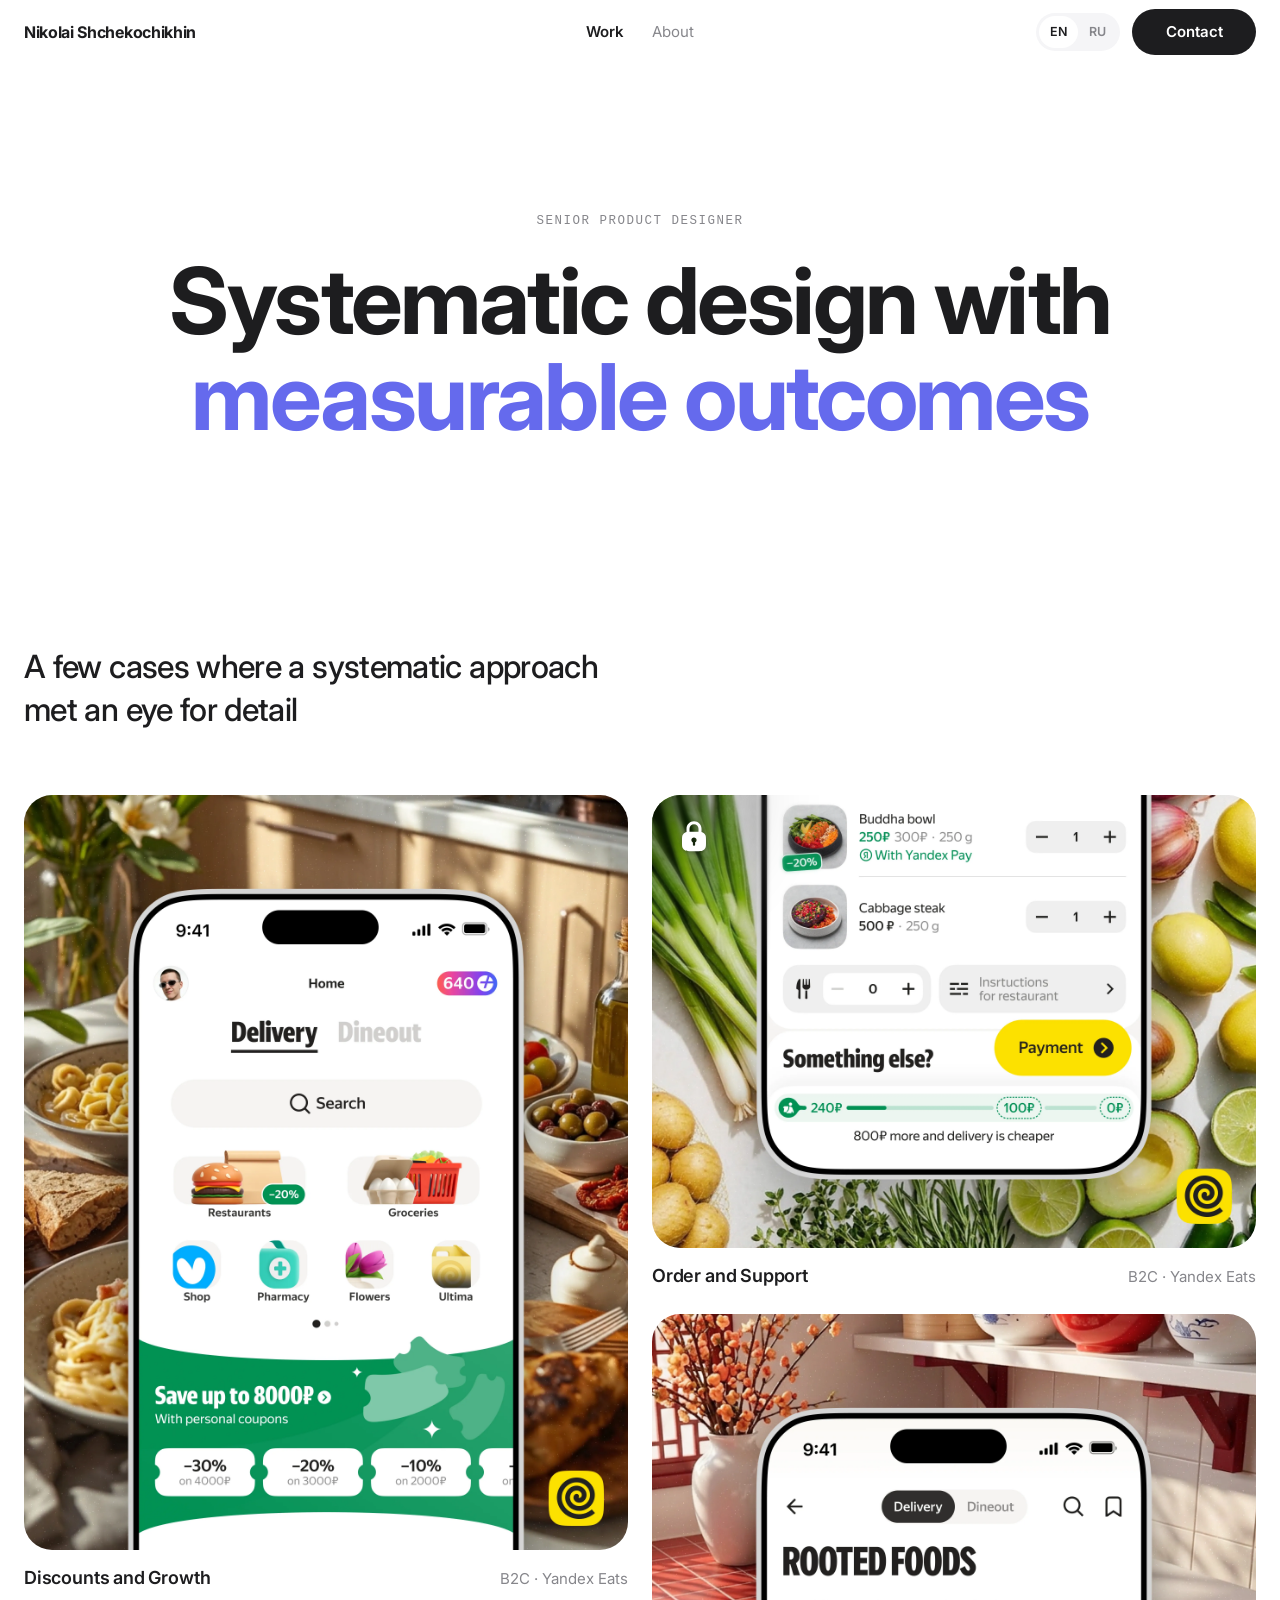
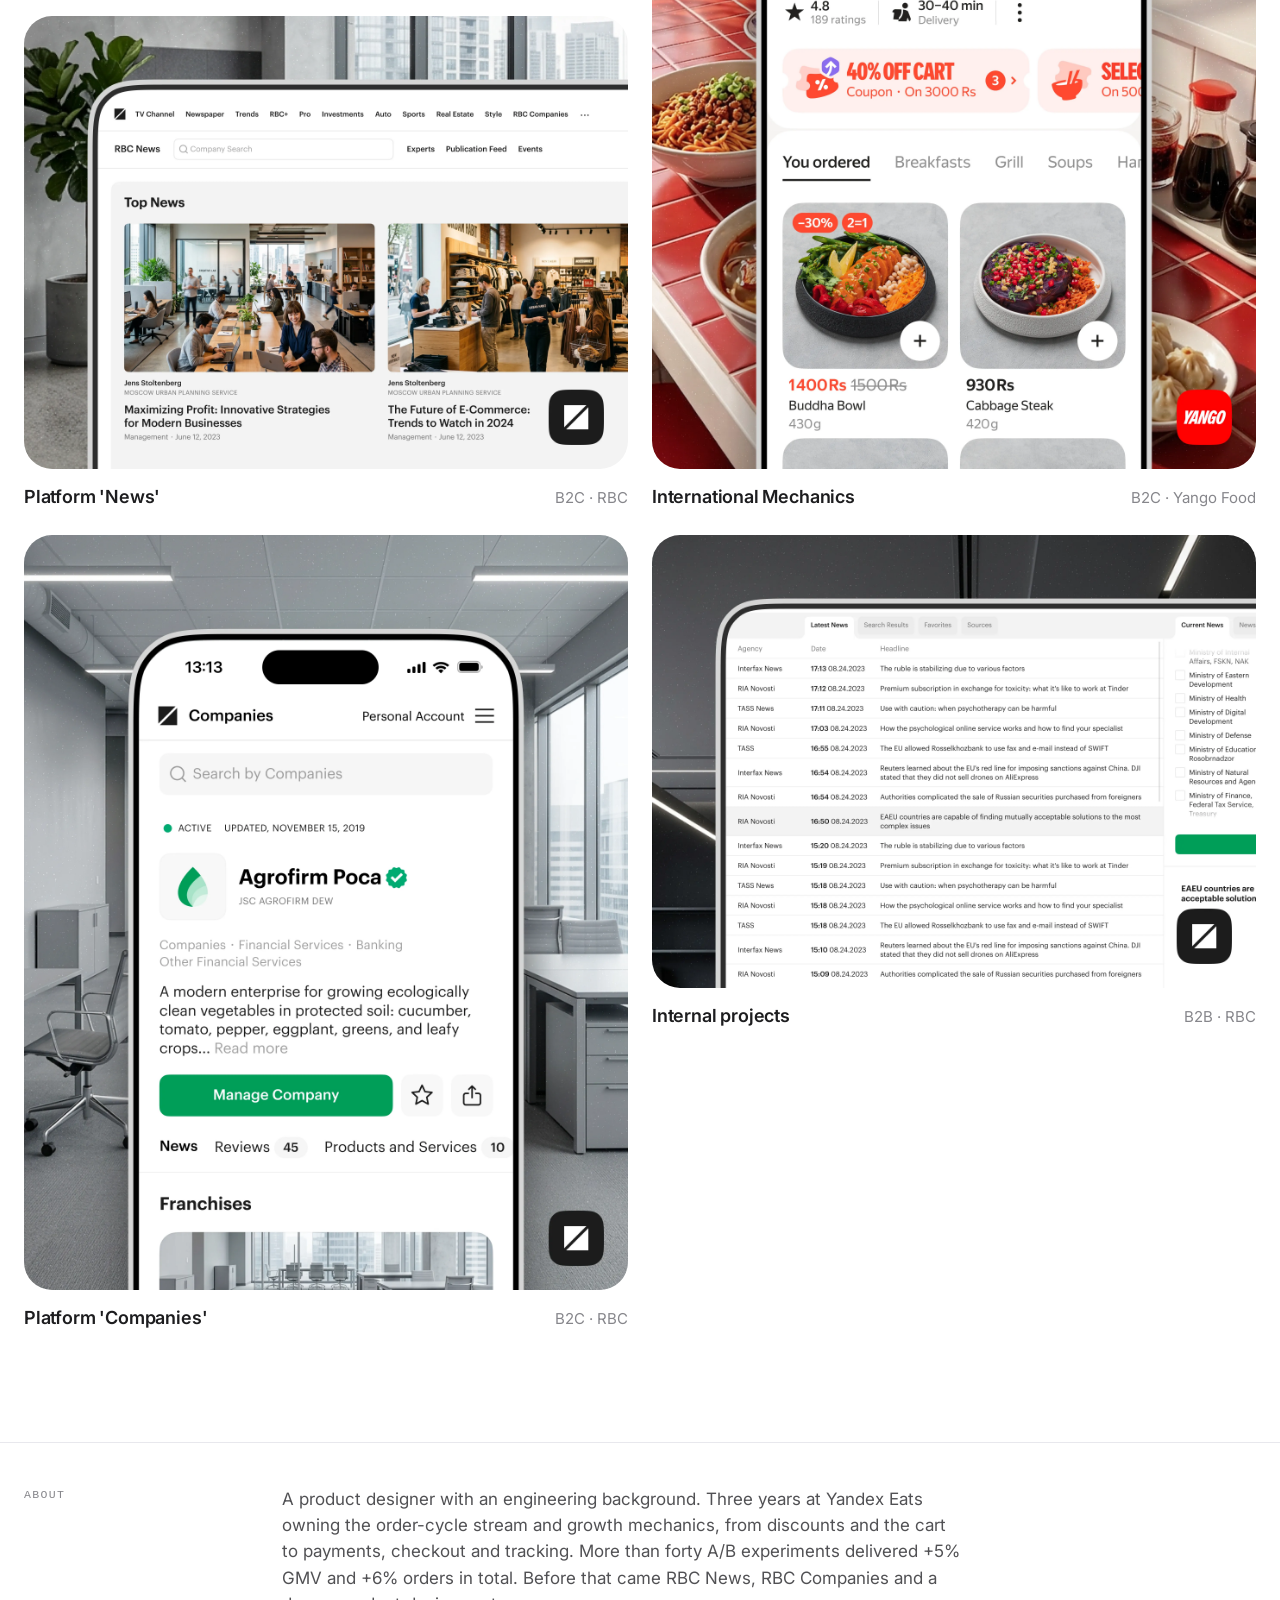
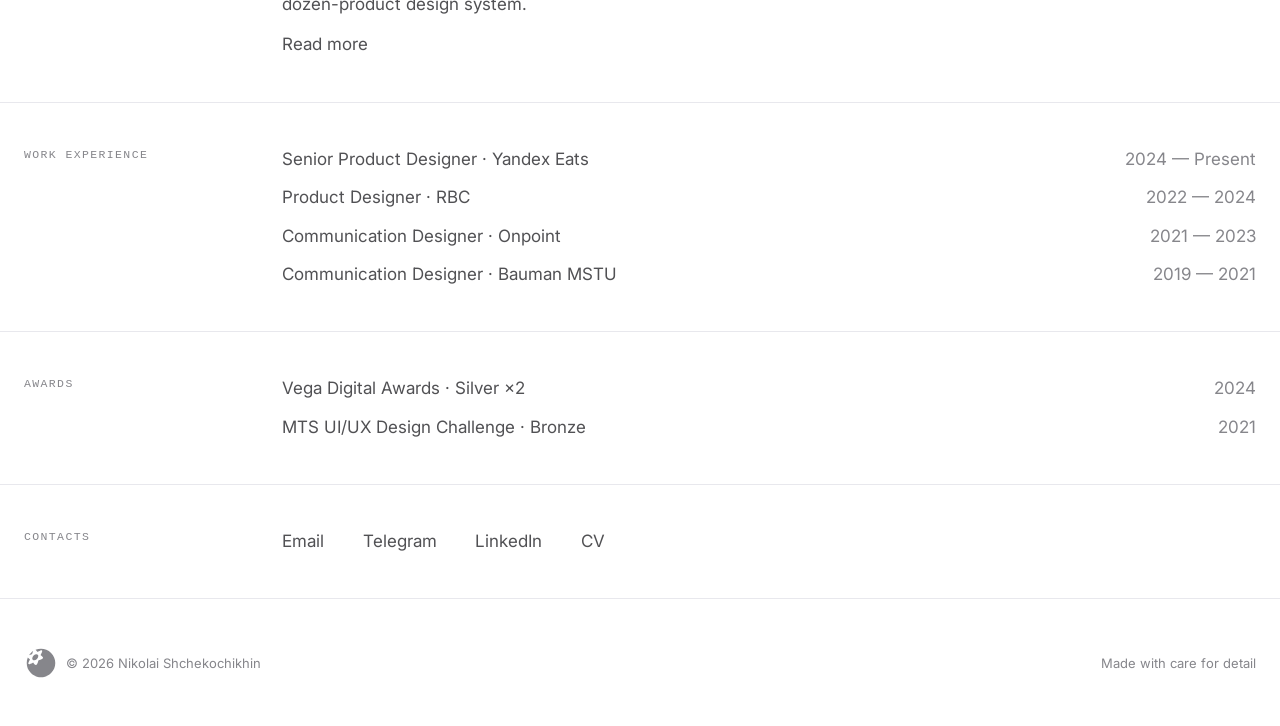
<file: index.html>
<!DOCTYPE html>
<html lang="en">
<head>
  <meta charset="UTF-8" />
  <meta name="viewport" content="width=device-width, initial-scale=1.0" />
  <title>Николай Щекочихин — Продуктовый дизайнер</title>
  <link rel="icon" type="image/svg+xml" href="assets/favicon.svg" />
  <link rel="apple-touch-icon" href="assets/apple-touch-icon.png" />
  <meta name="description" content="Портфолио продуктового дизайнера: проекты, кейсы, опыт." />
  <link rel="preconnect" href="https://fonts.googleapis.com" />
  <link rel="preconnect" href="https://fonts.gstatic.com" crossorigin />
  <link href="https://fonts.googleapis.com/css2?family=Inter:wght@400;500;600;700;800&display=swap" rel="stylesheet" />
  <link rel="stylesheet" href="styles.css?v=4" />
  <!-- Yandex.Metrika counter -->
  <script type="text/javascript">
    (function(m,e,t,r,i,k,a){
        m[i]=m[i]||function(){(m[i].a=m[i].a||[]).push(arguments)};
        m[i].l=1*new Date();
        for (var j = 0; j < document.scripts.length; j++) {if (document.scripts[j].src === r) { return; }}
        k=e.createElement(t),a=e.getElementsByTagName(t)[0],k.async=1,k.src=r,a.parentNode.insertBefore(k,a)
    })(window, document,'script','https://mc.yandex.ru/metrika/tag.js?id=111039248', 'ym');

    ym(111039248, 'init', {ssr:true, webvisor:true, clickmap:true, ecommerce:"dataLayer", referrer: document.referrer, url: location.href, accurateTrackBounce:true, trackLinks:true});
  </script>
  <noscript><div><img src="https://mc.yandex.ru/watch/111039248" style="position:absolute; left:-9999px;" alt="" /></div></noscript>
  <!-- /Yandex.Metrika counter -->
  <!-- лоадер показываем только на первом открытии в сессии — флаг ставим до отрисовки, чтобы не мигало -->
  <script>try { if (sessionStorage.getItem("portfolio-loaded")) document.documentElement.classList.add("no-loader"); } catch (e) {}</script>
</head>
<body>

  <!-- ============ LOADER (первое открытие) ============ -->
  <div class="site-loader" id="site-loader">
    <svg class="legal-logo" viewBox="0 0 1000 1000" width="64" height="64" role="img" aria-label="Ponache" xmlns="http://www.w3.org/2000/svg"><path d="M339.114 111.918C491.375 48.8656 673.201 79.2308 796.985 203.015C961.005 367.035 961.005 632.964 796.985 796.984C632.964 961.004 367.035 961.004 203.015 796.984C79.2368 673.206 48.8686 491.391 111.909 339.134C122.295 353.049 142.346 368.493 170.668 390.302C173.2 392.251 174.467 393.227 174.774 394.788C174.821 395.027 174.85 395.276 174.863 395.529C174.941 397.183 174.018 399.047 172.165 402.77C136.693 474.069 118.953 509.718 130.881 526.365C132.595 528.757 134.673 530.835 137.065 532.55C153.711 544.479 189.363 526.743 260.663 491.27C264.385 489.418 266.247 488.49 267.901 488.567C268.154 488.579 268.403 488.61 268.643 488.657C270.204 488.964 271.182 490.233 273.132 492.767C310.478 541.267 329.155 565.514 353.462 558.495C356.954 557.487 360.438 556.08 363.838 554.302C387.504 541.924 398.904 505.51 421.703 432.689C422.894 428.887 423.489 426.985 424.836 425.502C425.043 425.274 425.262 425.055 425.49 424.849C426.972 423.503 428.875 422.907 432.676 421.717C505.497 398.917 541.911 387.517 554.289 363.852C556.067 360.452 557.474 356.967 558.483 353.475C565.502 329.167 541.253 310.492 492.753 273.145C490.22 271.195 488.951 270.217 488.644 268.655C488.597 268.416 488.567 268.166 488.555 267.913C488.478 266.26 489.405 264.398 491.256 260.677C526.729 189.376 544.466 153.725 532.536 137.078C530.822 134.686 528.745 132.608 526.353 130.894C509.706 118.966 474.056 136.706 402.758 172.178C399.035 174.03 397.171 174.953 395.517 174.875C395.263 174.863 395.014 174.833 394.775 174.786C393.214 174.479 392.238 173.214 390.288 170.682C368.476 142.355 353.03 122.302 339.114 111.918ZM282.215 282.219C323.22 241.214 378.623 230.133 405.959 257.47C433.296 284.806 422.215 340.208 381.21 381.213C340.205 422.218 284.803 433.298 257.466 405.962C230.13 378.625 241.211 323.224 282.215 282.219ZM269.726 148.654C261.27 168.294 252.851 195.179 241.713 230.754C240.523 234.556 239.928 236.459 238.582 237.941C238.376 238.169 238.156 238.388 237.929 238.595C236.446 239.941 234.543 240.536 230.74 241.727C195.17 252.863 168.287 261.281 148.648 269.736C164.146 246.14 182.268 223.762 203.015 203.015C223.759 182.271 246.134 164.151 269.726 148.654Z" fill="currentColor"/></svg>
  </div>

  <!-- ============ HEADER ============ -->
  <header class="site-header">
    <div class="wrap nav">
      <button class="nav-burger" aria-label="Меню" aria-expanded="false"><svg viewBox="0 0 24 24" fill="none"><path d="M4.5 10C5.60457 10 6.5 10.8954 6.5 12C6.5 13.1046 5.60457 14 4.5 14C3.39543 14 2.5 13.1046 2.5 12C2.5 10.8954 3.39543 10 4.5 10Z" fill="currentColor"/><path d="M12 10C13.1046 10 14 10.8954 14 12C14 13.1046 13.1046 14 12 14C10.8954 14 10 13.1046 10 12C10 10.8954 10.8954 10 12 10Z" fill="currentColor"/><path d="M19.5 10C20.6046 10 21.5 10.8954 21.5 12C21.5 13.1046 20.6046 14 19.5 14C18.3954 14 17.5 13.1046 17.5 12C17.5 10.8954 18.3954 10 19.5 10Z" fill="currentColor"/></svg></button>
      <a class="brand" href="index.html" data-ru="Николай Щекочихин" data-en="Nikolai Shchekochikhin">Николай Щекочихин</a>
      <nav class="nav-links">
        <a href="index.html" class="active" data-ru="Работы" data-en="Work">Работы</a>
        <a href="about.html" data-ru="Обо мне" data-en="About">Обо мне</a>
      </nav>
      <div class="nav-right">
        <div class="lang-toggle" role="group" aria-label="Language">
          <button data-lang="en" class="active">EN</button>
          <button data-lang="ru">RU</button>
        </div>
        <a class="btn btn-primary" href="https://t.me/karlosonchik" target="_blank" rel="noopener" aria-label="Связаться"><span class="cta-label" data-ru="Связаться" data-en="Contact">Связаться</span><svg class="cta-ic" viewBox="0 0 24 24" fill="none"><path d="M9.55825 14.3029L15.9202 19.0033C16.6462 19.4038 17.1702 19.1964 17.351 18.3292L19.9407 6.12583C20.2058 5.06284 19.5355 4.58072 18.841 4.89603L3.63455 10.7596C2.59657 11.1759 2.60262 11.755 3.44535 12.013L7.34766 13.231L16.3819 7.53138C16.8084 7.27275 17.1998 7.4118 16.8786 7.69693" fill="currentColor"/></svg></a>
      </div>
    </div>
    <div class="nav-menu">
      <a href="index.html" data-ru="Работы" data-en="Work">Работы</a>
      <a href="about.html" data-ru="Обо мне" data-en="About">Обо мне</a>
    </div>
  </header>

  <main id="top">

    <!-- ========================= HERO ========================= -->
    <section class="hero">
      <div class="wrap">
        <div class="eyebrow" data-ru="Senior Product Designer" data-en="Senior Product Designer">Senior Product Designer</div>
        <h1 class="hero-title display"><span
            data-ru="Системный дизайн, " data-en="Systematic design with ">Systematic design with </span><span
            class="accent" data-ru="основанный на данных" data-en="measurable outcomes">measurable outcomes</span></h1>
      </div>
    </section>

    <!-- ========================= WORK ========================= -->
    <section class="section" id="work">
      <div class="wrap">
        <p class="work-intro"
           data-ru="Несколько кейсов, где системный подход встретился с вниманием к деталям"
           data-en="A few cases where a systematic approach met an eye for detail">A few cases where a systematic approach met an eye for detail</p>

        <!-- Две колонки. Высота плитки: по умолчанию короткая (4:3),
             класс .tall — высокая (4:5). Всего 2 варианта.
             Колонки стартуют со смещения: слева — высокая, справа — короткая. -->
        <div class="feed">
          <div class="feed-col">
            <a class="feed-item tall" style="order:1" href="projects/discounts-and-growth/index.html">
              <div class="feed-cover"><img src="assets/covers/DiscountsAndGrowth-4x5.webp" width="2800" height="3500" alt="Discounts and Growth" data-ru-alt="Скидки и Рост" data-en-alt="Discounts and Growth"></div>
              <div class="feed-cap"><span class="title" data-ru="Скидки и Рост" data-en="Discounts and Growth">Скидки и Рост</span><span class="cats" data-ru="B2C · Yandex Eats" data-en="B2C · Yandex Eats">B2C · Yandex Eats</span></div>
            </a>
            <a class="feed-item" style="order:4" href="projects/platform-news/index.html">
              <div class="feed-cover"><img src="assets/covers/PlatformNews-4x3.webp" width="2800" height="2100" alt="Platform 'News'" loading="lazy" data-ru-alt="Платформа «Новости»" data-en-alt="Platform 'News'"></div>
              <div class="feed-cap"><span class="title" data-ru="Платформа «Новости»" data-en="Platform 'News'">Платформа «Новости»</span><span class="cats" data-ru="B2C · RBC" data-en="B2C · RBC">B2C · RBC</span></div>
            </a>
            <a class="feed-item tall" style="order:5" href="projects/platform-companies/index.html">
              <div class="feed-cover"><img src="assets/covers/PlatformCompanies-4x5.webp" width="2800" height="3500" alt="Platform 'Companies'" loading="lazy" data-ru-alt="Платформа «Компании»" data-en-alt="Platform 'Companies'"></div>
              <div class="feed-cap"><span class="title" data-ru="Платформа «Компании»" data-en="Platform 'Companies'">Платформа «Компании»</span><span class="cats" data-ru="B2C · RBC" data-en="B2C · RBC">B2C · RBC</span></div>
            </a>
          </div>
          <div class="feed-col">
            <a class="feed-item locked" style="order:2" aria-disabled="true" title="Coming soon" data-ru-title="Скоро" data-en-title="Coming soon">
              <div class="feed-cover"><img src="assets/covers/OrderAndSupport-4x3.webp" width="2800" height="2100" alt="Order and Support" loading="lazy" data-ru-alt="Заказ и Поддержка" data-en-alt="Order and Support"><span class="lock" aria-hidden="true"><svg viewBox="0 0 24 24" fill="none" xmlns="http://www.w3.org/2000/svg"><path fill-rule="evenodd" clip-rule="evenodd" d="M12 1.5C14.7614 1.5 17 3.73858 17 6.5V8.66016C17.3066 8.72368 17.5726 8.8113 17.8164 8.93555C18.5689 9.31902 19.181 9.93109 19.5645 10.6836C20.0004 11.5392 20 12.6602 20 14.9004V15.0996C20 17.3398 20.0004 18.4608 19.5645 19.3164C19.181 20.0689 18.5689 20.681 17.8164 21.0645C16.9608 21.5004 15.8398 21.5 13.5996 21.5H10.4004C8.16018 21.5 7.03924 21.5004 6.18359 21.0645C5.43109 20.681 4.81902 20.0689 4.43555 19.3164C3.99957 18.4608 4 17.3398 4 15.0996V14.9004C4 12.6602 3.99957 11.5392 4.43555 10.6836C4.81902 9.93109 5.43109 9.31902 6.18359 8.93555C6.42745 8.8113 6.69338 8.72368 7 8.66016V6.5C7 3.73858 9.23858 1.5 12 1.5ZM11.998 12.25C11.0315 12.25 10.248 13.0335 10.248 14C10.248 14.6998 10.6584 15.304 11.252 15.584V17.1387C11.252 17.5528 11.5879 17.8885 12.002 17.8887C12.4162 17.8887 12.752 17.5529 12.752 17.1387V15.5791C13.3408 15.2973 13.748 14.6963 13.748 14C13.748 13.0336 12.9644 12.2502 11.998 12.25ZM12 3.5C10.3431 3.5 9 4.84315 9 6.5V8.50586C9.41261 8.50027 9.87601 8.5 10.4004 8.5H13.5996C14.124 8.5 14.5874 8.50027 15 8.50586V6.5C15 4.84315 13.6569 3.5 12 3.5Z" fill="currentColor"/></svg></span></div>
              <div class="feed-cap"><span class="title" data-ru="Заказ и Поддержка" data-en="Order and Support">Заказ и Поддержка</span><span class="cats" data-ru="B2C · Yandex Eats" data-en="B2C · Yandex Eats">B2C · Yandex Eats</span></div>
            </a>
            <a class="feed-item tall" style="order:3" href="projects/international-mechanics/index.html">
              <div class="feed-cover"><img src="assets/covers/InternationalMechanics-4x5.webp" width="2800" height="3500" alt="International Mechanics" loading="lazy" data-ru-alt="Международные механики" data-en-alt="International Mechanics"></div>
              <div class="feed-cap"><span class="title" data-ru="Международные механики" data-en="International Mechanics">Международные механики</span><span class="cats" data-ru="B2C · Yango Food" data-en="B2C · Yango Food">B2C · Yango Food</span></div>
            </a>
            <a class="feed-item" style="order:6" href="projects/internal-projects/index.html">
              <div class="feed-cover"><img src="assets/covers/Internalprojects-4x3.webp" width="2800" height="2100" alt="Internal projects" loading="lazy" data-ru-alt="Внутренние проекты" data-en-alt="Internal projects"></div>
              <div class="feed-cap"><span class="title" data-ru="Внутренние проекты" data-en="Internal projects">Внутренние проекты</span><span class="cats" data-ru="B2B · RBC" data-en="B2B · RBC">B2B · RBC</span></div>
            </a>
          </div>
        </div>
      </div>
    </section>

    <!-- ========================= INFO ROWS ========================= -->
    <section class="section" id="contact" style="padding-top:0;padding-bottom:0">
      <div class="wrap">

        <div class="info-row about-block reveal">
          <div class="info-label" data-ru="Обо мне" data-en="About">Обо мне</div>
          <div class="info-body">
            <p data-ru="Продуктовый дизайнер с инженерным бэкграундом. Три года в Яндекс Еде отвечаю за стрим цикла заказа и механики роста, от скидок и корзины до оплат, чекаута и трекинга. Больше сорока A/B-экспериментов дали суммарно +5% GMV и +6% заказов. До этого были РБК Новости, РБК Компании и дизайн-система на десяток продуктов группы."
               data-en="A product designer with an engineering background. Three years at Yandex Eats owning the order-cycle stream and growth mechanics, from discounts and the cart to payments, checkout and tracking. More than forty A/B experiments delivered +5% GMV and +6% orders in total. Before that came RBC News, RBC Companies and a dozen-product design system.">A product designer with an engineering background. Three years at Yandex Eats owning the order-cycle stream and growth mechanics, from discounts and the cart to payments, checkout and tracking. More than forty A/B experiments delivered +5% GMV and +6% orders in total. Before that came RBC News, RBC Companies and a dozen-product design system.</p>
            <a class="info-link" href="about.html" data-ru="Подробнее" data-en="Read more">Подробнее</a>
          </div>
        </div>

        <div class="info-row reveal">
          <div class="info-label" data-ru="Опыт работы" data-en="Work Experience">Опыт работы</div>
          <div class="info-body">
            <div class="info-list">
              <div class="li"><span data-ru="Senior Product Designer · Яндекс Еда" data-en="Senior Product Designer · Yandex Eats">Senior Product Designer · Yandex Eats</span><span data-ru="2024 — Настоящее" data-en="2024 — Present">2024 — Present</span></div>
              <div class="li"><span data-ru="Product Designer · РБК" data-en="Product Designer · RBC">Product Designer · RBC</span><span>2022 — 2024</span></div>
              <div class="li"><span data-ru="Коммуникационный дизайнер · Onpoint" data-en="Communication Designer · Onpoint">Communication Designer · Onpoint</span><span>2021 — 2023</span></div>
              <div class="li"><span data-ru="Коммуникационный дизайнер · МГТУ им. Баумана" data-en="Communication Designer · Bauman MSTU">Communication Designer · Bauman MSTU</span><span>2019 — 2021</span></div>
            </div>
          </div>
        </div>

        <div class="info-row reveal">
          <div class="info-label" data-ru="Награды" data-en="Awards">Награды</div>
          <div class="info-body">
            <div class="info-list">
              <button class="li" data-modal-open="aw-1"><span>Vega Digital Awards · Silver ×2</span><span>2024</span></button>
              <button class="li" data-modal-open="aw-2"><span>MTS UI/UX Design Challenge · Bronze</span><span>2021</span></button>
            </div>
          </div>
        </div>

        <div class="info-row reveal">
          <div class="info-label" data-ru="Контакты" data-en="Contacts">Контакты</div>
          <div class="info-body">
            <div class="contacts-row">
              <a class="info-link" href="mailto:schekochikhinna@gmail.com">Email</a>
              <a class="info-link" href="https://t.me/karlosonchik" target="_blank" rel="noopener">Telegram</a>
              <a class="info-link" href="https://www.linkedin.com/in/nikolai-shchekochikhin-3a7596252/" target="_blank" rel="noopener">LinkedIn</a>
              <a class="info-link" href="assets/cv/Nikolai-Shchekochikhin-CV.pdf" target="_blank" rel="noopener" data-ru="Резюме" data-en="CV">CV</a>
            </div>
          </div>
        </div>

      </div>
    </section>

    <!-- ========================= FOOTER ========================= -->
    <div class="wrap">
      <div class="legal legal--divided">
        <div class="legal-left">
          <svg class="legal-logo" viewBox="0 0 1000 1000" width="34" height="34" role="img" aria-label="Ponache" xmlns="http://www.w3.org/2000/svg"><path d="M339.114 111.918C491.375 48.8656 673.201 79.2308 796.985 203.015C961.005 367.035 961.005 632.964 796.985 796.984C632.964 961.004 367.035 961.004 203.015 796.984C79.2368 673.206 48.8686 491.391 111.909 339.134C122.295 353.049 142.346 368.493 170.668 390.302C173.2 392.251 174.467 393.227 174.774 394.788C174.821 395.027 174.85 395.276 174.863 395.529C174.941 397.183 174.018 399.047 172.165 402.77C136.693 474.069 118.953 509.718 130.881 526.365C132.595 528.757 134.673 530.835 137.065 532.55C153.711 544.479 189.363 526.743 260.663 491.27C264.385 489.418 266.247 488.49 267.901 488.567C268.154 488.579 268.403 488.61 268.643 488.657C270.204 488.964 271.182 490.233 273.132 492.767C310.478 541.267 329.155 565.514 353.462 558.495C356.954 557.487 360.438 556.08 363.838 554.302C387.504 541.924 398.904 505.51 421.703 432.689C422.894 428.887 423.489 426.985 424.836 425.502C425.043 425.274 425.262 425.055 425.49 424.849C426.972 423.503 428.875 422.907 432.676 421.717C505.497 398.917 541.911 387.517 554.289 363.852C556.067 360.452 557.474 356.967 558.483 353.475C565.502 329.167 541.253 310.492 492.753 273.145C490.22 271.195 488.951 270.217 488.644 268.655C488.597 268.416 488.567 268.166 488.555 267.913C488.478 266.26 489.405 264.398 491.256 260.677C526.729 189.376 544.466 153.725 532.536 137.078C530.822 134.686 528.745 132.608 526.353 130.894C509.706 118.966 474.056 136.706 402.758 172.178C399.035 174.03 397.171 174.953 395.517 174.875C395.263 174.863 395.014 174.833 394.775 174.786C393.214 174.479 392.238 173.214 390.288 170.682C368.476 142.355 353.03 122.302 339.114 111.918ZM282.215 282.219C323.22 241.214 378.623 230.133 405.959 257.47C433.296 284.806 422.215 340.208 381.21 381.213C340.205 422.218 284.803 433.298 257.466 405.962C230.13 378.625 241.211 323.224 282.215 282.219ZM269.726 148.654C261.27 168.294 252.851 195.179 241.713 230.754C240.523 234.556 239.928 236.459 238.582 237.941C238.376 238.169 238.156 238.388 237.929 238.595C236.446 239.941 234.543 240.536 230.74 241.727C195.17 252.863 168.287 261.281 148.648 269.736C164.146 246.14 182.268 223.762 203.015 203.015C223.759 182.271 246.134 164.151 269.726 148.654Z" fill="currentColor"/></svg>
          <span>© <span data-year></span> <span data-ru="Николай Щекочихин" data-en="Nikolai Shchekochikhin">Николай Щекочихин</span></span>
        </div>
        <span data-ru="Сделано с любовью к деталям" data-en="Made with care for detail">Сделано с любовью к деталям</span>
      </div>
    </div>

  </main>

  <!-- ========================= MODALS (awards) ========================= -->
    <div class="modal-overlay" id="aw-1" role="dialog" aria-modal="true">
      <div class="modal">
        <span class="grabber" aria-hidden="true"></span>
        <div class="eyebrow modal-eyebrow">2024</div>
        <h2 data-ru="Vega Digital Awards — два серебра" data-en="Vega Digital Awards — Two Silvers">Vega Digital Awards — Two Silvers</h2>
        <p data-ru="Две серебряные награды международной премии The Vega Digital Awards в категории Website &amp; Mobile Sites — за маркетинговый сайт и лендинг мерч-линейки РБК. Проект вырос из смелой идеи: превратить громкие выражения из мира бизнеса в собственную коллекцию мерча и часть айдентики бренда."
           data-en="Two Silver awards at the international Vega Digital Awards in the Website &amp; Mobile Sites category — for the marketing site and landing page of RBC's merch line. The project grew out of a bold idea: turn punchy expressions from the business world into RBC's own merch collection and a part of the brand's identity.">Two Silver awards at the international Vega Digital Awards in the Website &amp; Mobile Sites category — for the marketing site and landing page of RBC's merch line. The project grew out of a bold idea: turn punchy expressions from the business world into RBC's own merch collection and a part of the brand's identity.</p>
        <p data-ru="Я отвечал за продуктовую часть — перенёс визуальную концепцию коллекции в лендинг, который держит бренд-стандарты РБК и подаёт продукт внутри экосистемы с характером. Жюри отметило работу двумя серебряными наградами — в номинациях Marketing и Landing Page."
           data-en="I owned the product side — translating the collection's visual concept into a landing page that holds RBC's brand standards and presents the product inside the ecosystem with real character. The jury recognised the work with two Silver awards, in the Marketing and Landing Page nominations.">I owned the product side — translating the collection's visual concept into a landing page that holds RBC's brand standards and presents the product inside the ecosystem with real character. The jury recognised the work with two Silver awards, in the Marketing and Landing Page nominations.</p>
        <a class="btn modal-link" href="https://vegaawards.com/winner-info.php?id=46570" target="_blank" rel="noopener" data-ru="Смотреть на сайте" data-en="View online">View online</a>
      </div>
    </div>

    <div class="modal-overlay" id="aw-2" role="dialog" aria-modal="true">
      <div class="modal">
        <span class="grabber" aria-hidden="true"></span>
        <div class="eyebrow modal-eyebrow">2021</div>
        <h2>MTS UI/UX Design Challenge — Bronze</h2>
        <p data-ru="Бронза дизайн-челленджа MTS UI/UX Design Challenge 2021 в номинации Mobile Applications. Наша концепция «Цифровая интеграция» встраивала сервис «МТС Досуг» в раздел «Развлечения» приложения «Мой МТС»: пользователи могли подбирать и планировать досуг — от прогулочных маршрутов и музейных экспозиций до кино, лекций и мастер-классов — опираясь на внутренние сервисы МТС и внешние коллаборации."
           data-en="Bronze at the MTS UI/UX Design Challenge 2021 in the Mobile Applications category. Our concept, &quot;Digital Integration&quot;, embedded the &quot;MTS Dosug&quot; service into the Entertainment section of the &quot;My MTS&quot; app: people could discover and plan their leisure — from walking routes and museum exhibitions to cinema, lectures and masterclasses — powered by MTS's own services and external partners.">Bronze at the MTS UI/UX Design Challenge 2021 in the Mobile Applications category. Our concept, &quot;Digital Integration&quot;, embedded the &quot;MTS Dosug&quot; service into the Entertainment section of the &quot;My MTS&quot; app: people could discover and plan their leisure — from walking routes and museum exhibitions to cinema, lectures and masterclasses — powered by MTS's own services and external partners.</p>
        <a class="btn modal-link" href="https://sdsreda.tilda.ws/mts-challenge" target="_blank" rel="noopener" data-ru="Смотреть на сайте" data-en="View online">View online</a>
      </div>
    </div>

  <script src="main.js?v=4"></script>
</body>
</html>
</file>
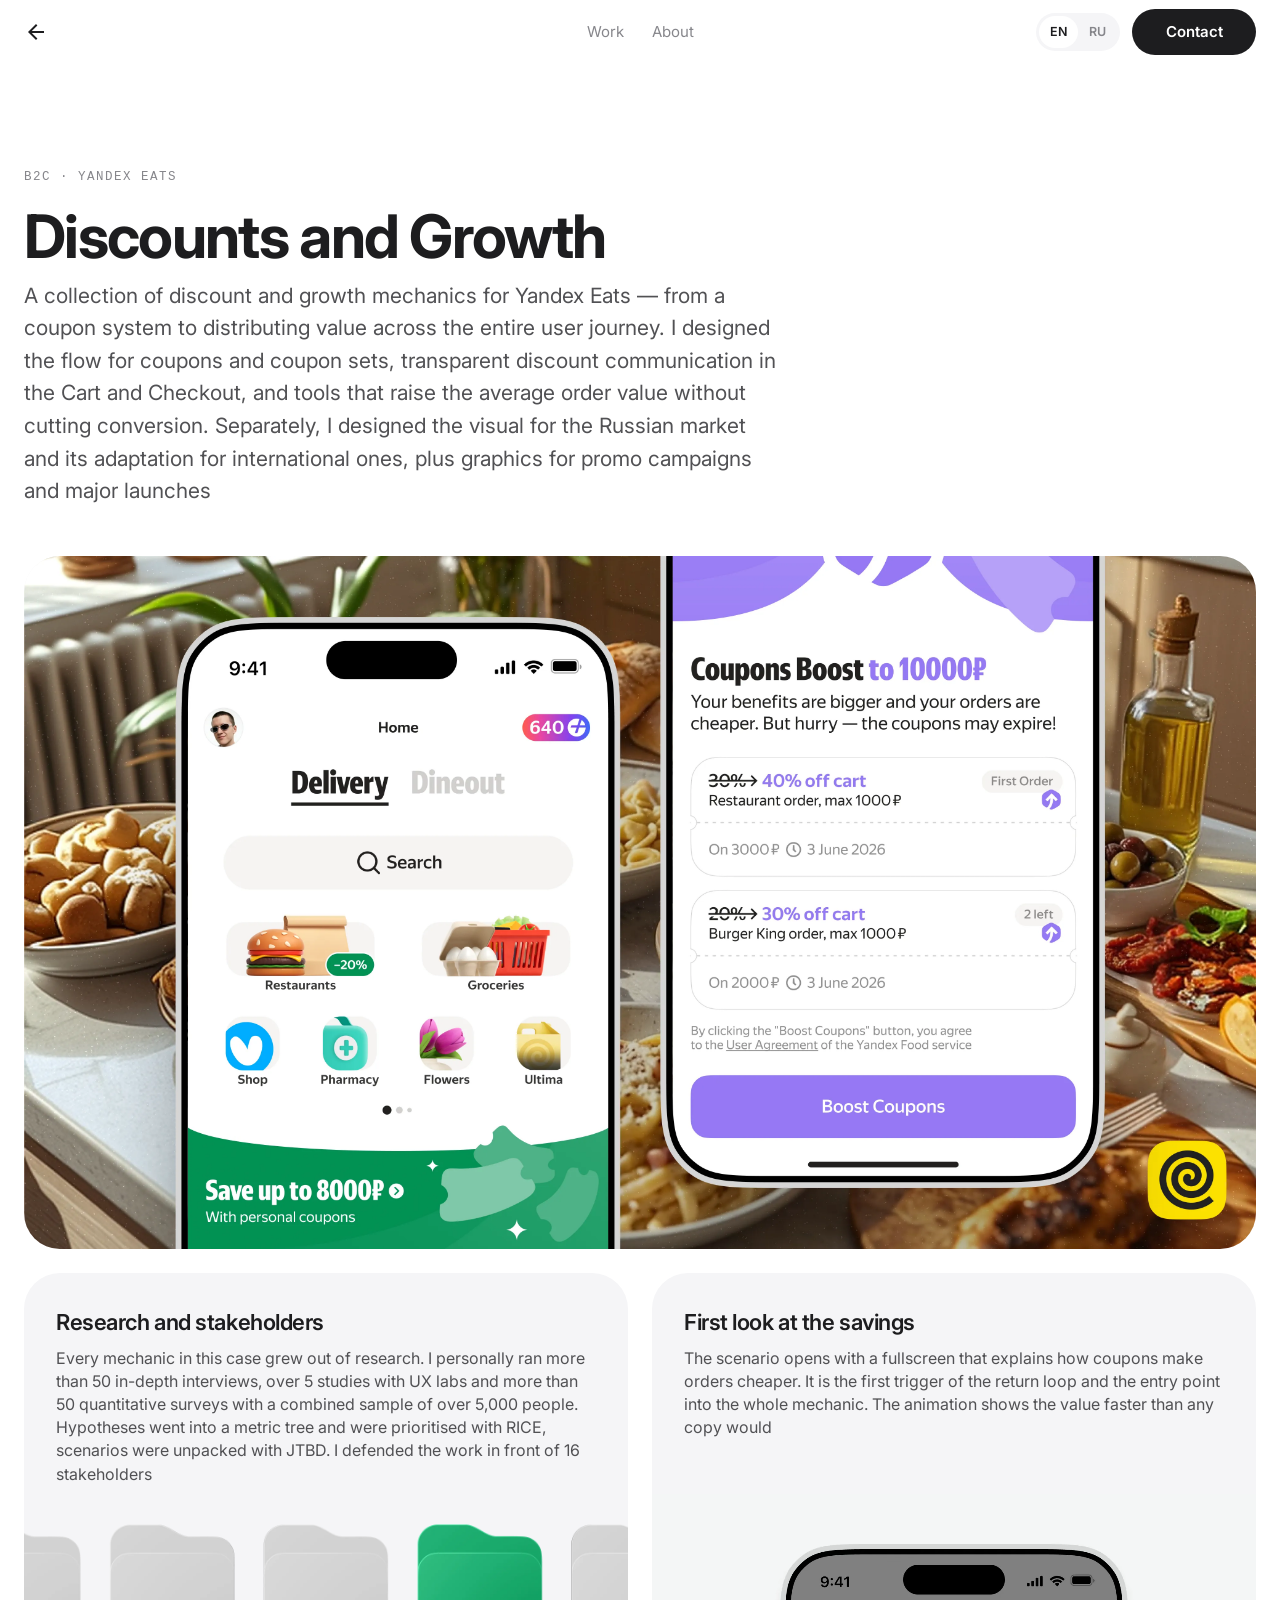
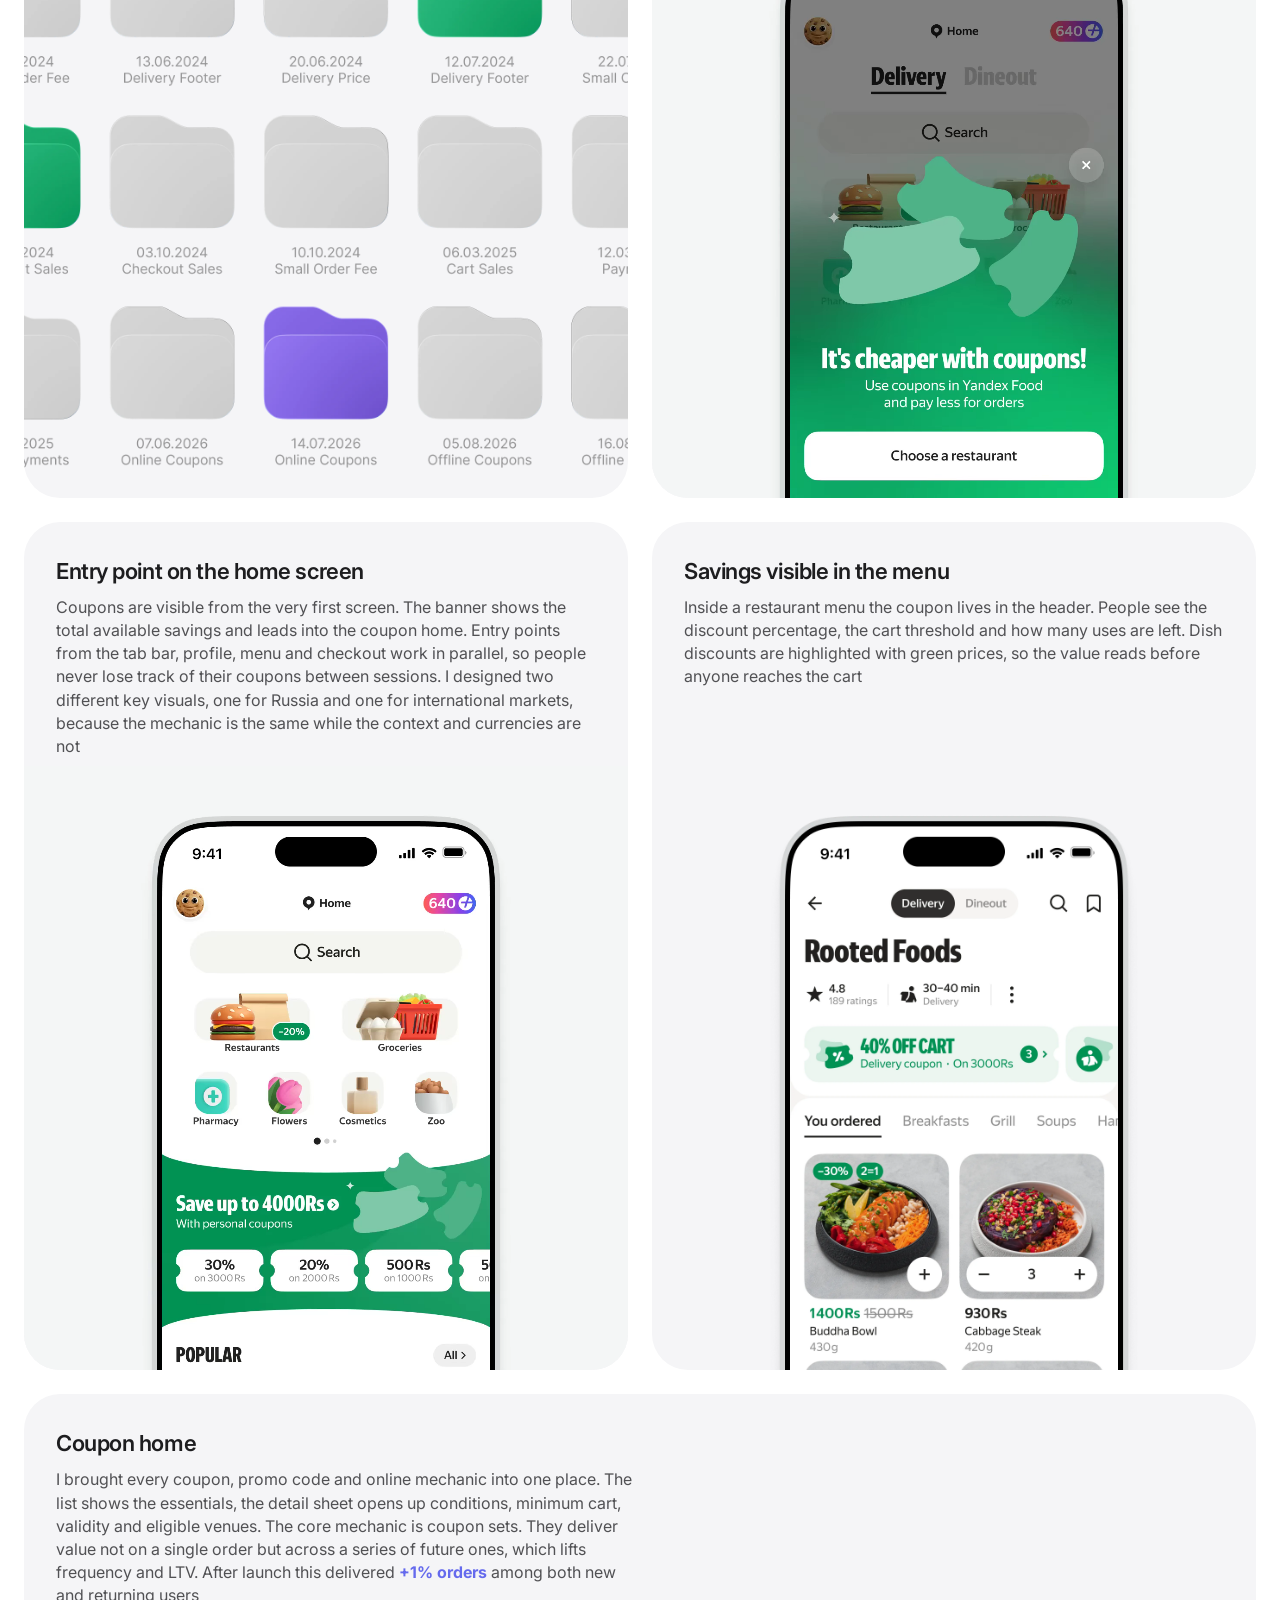
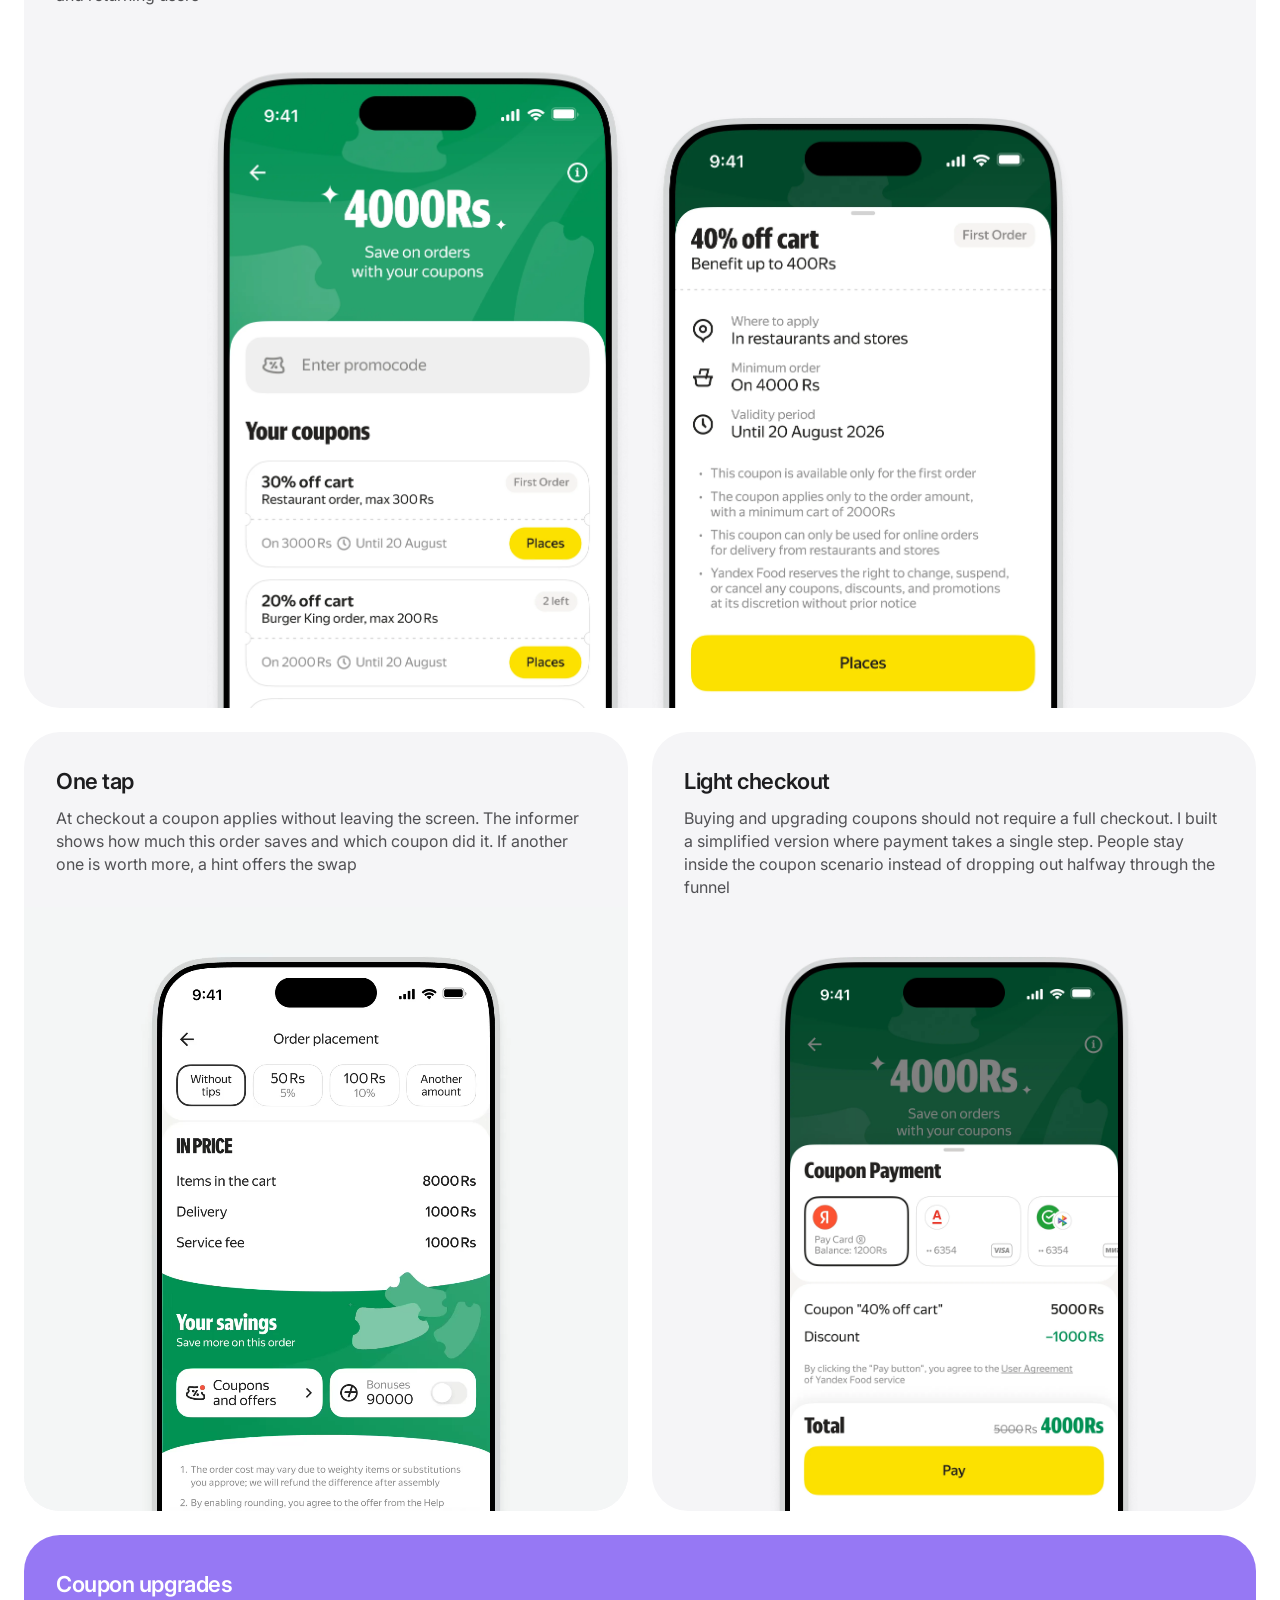
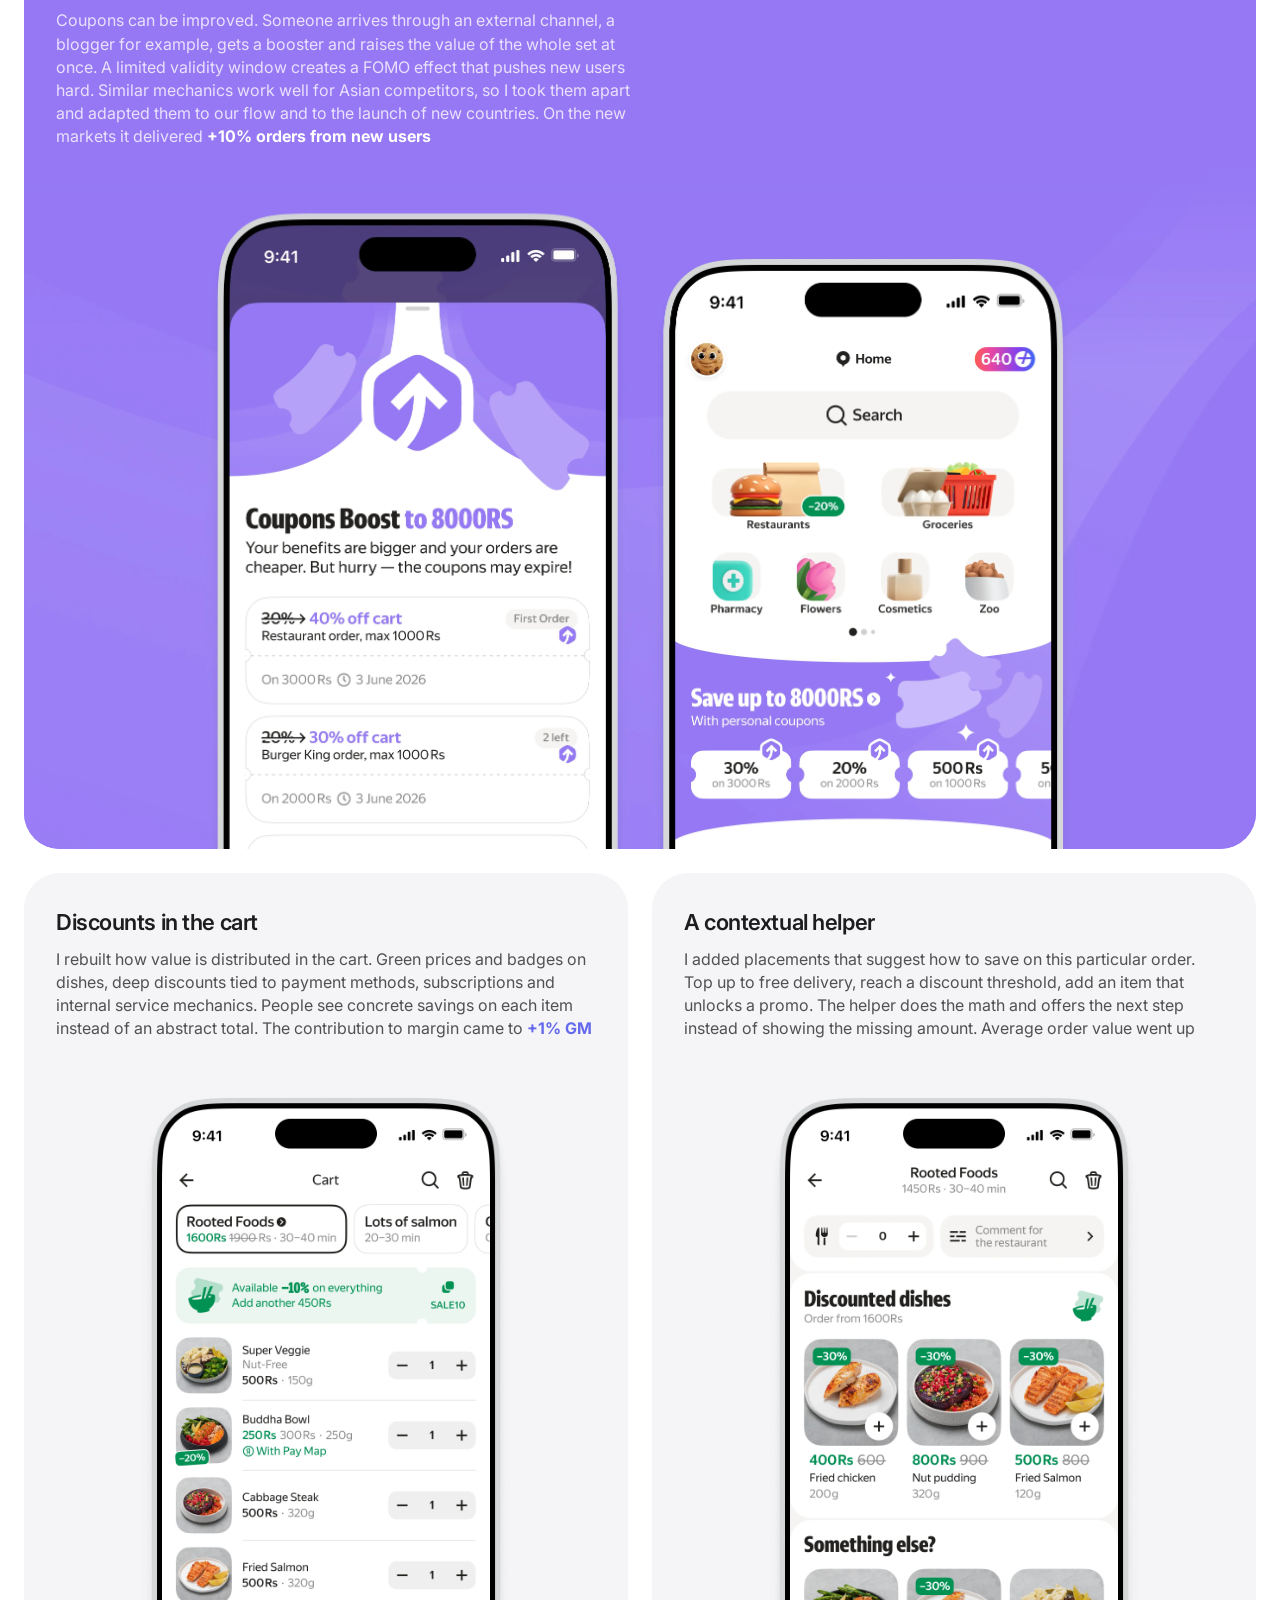
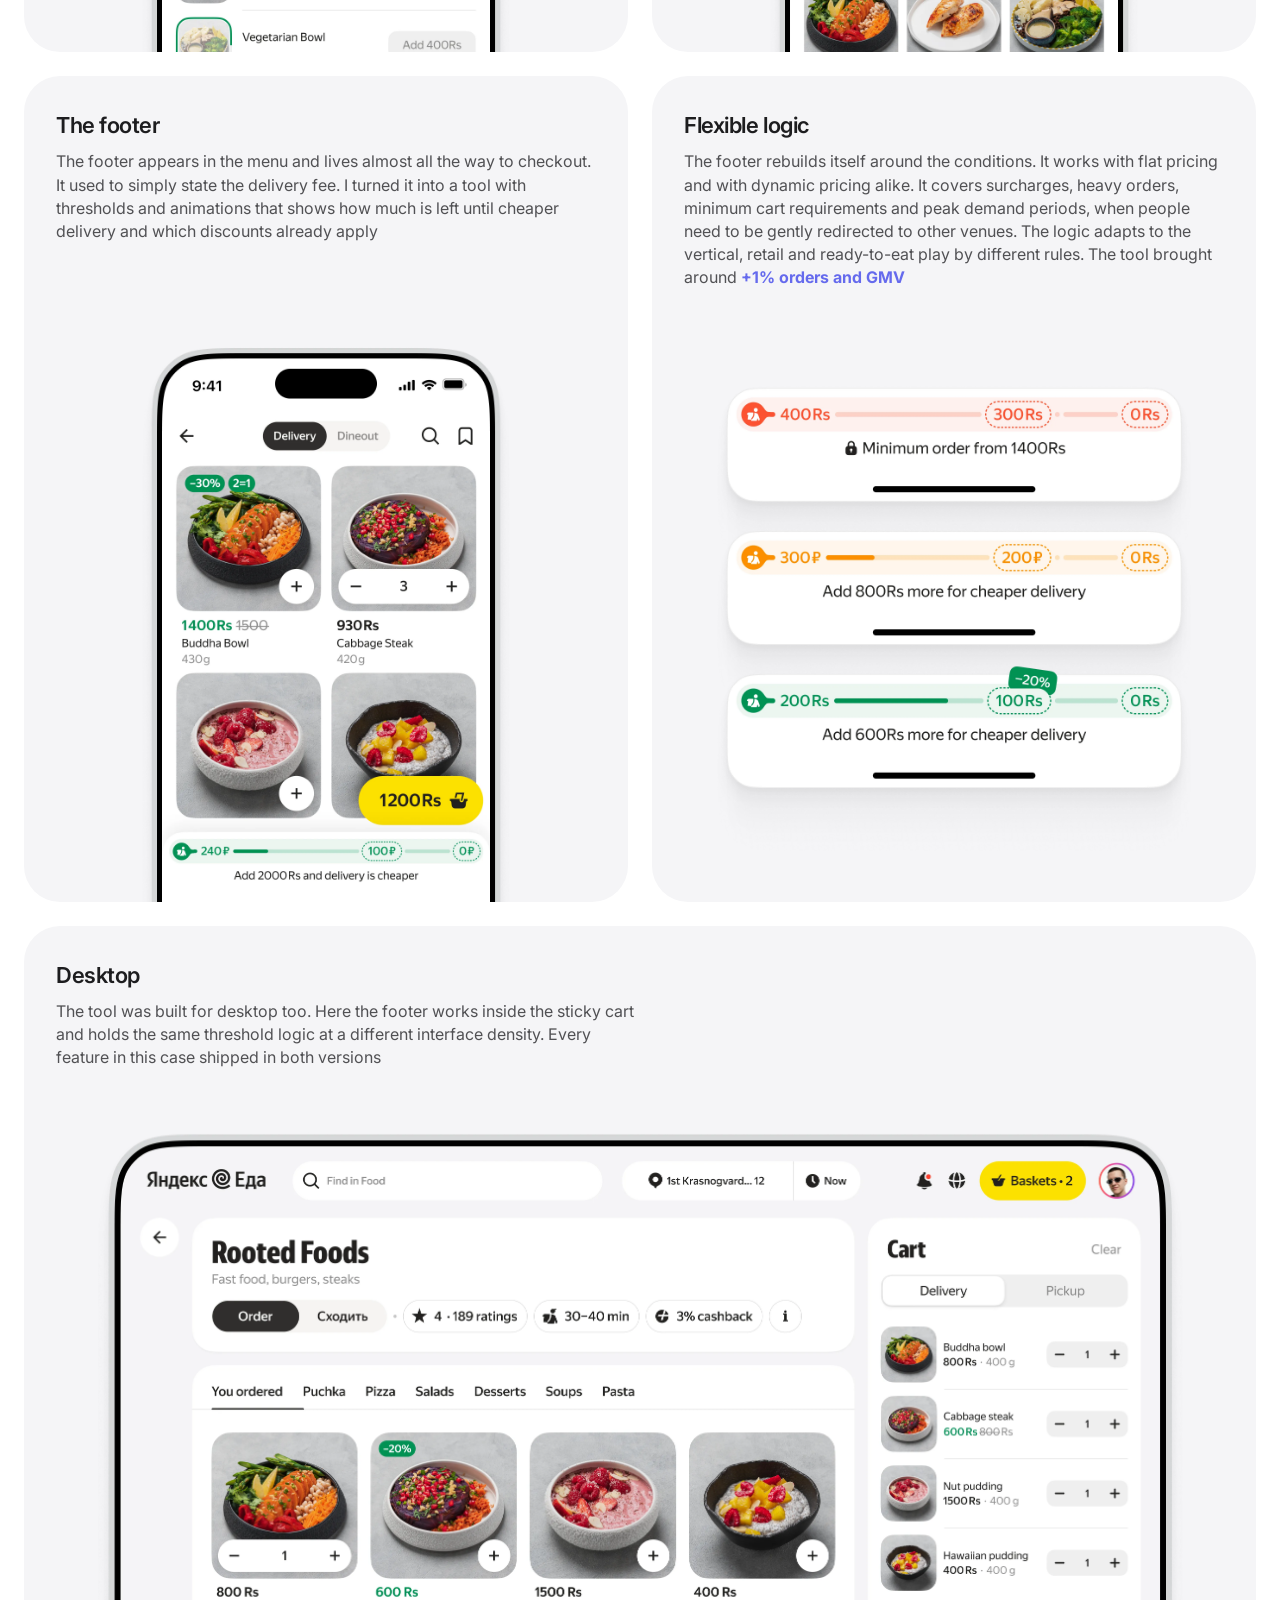
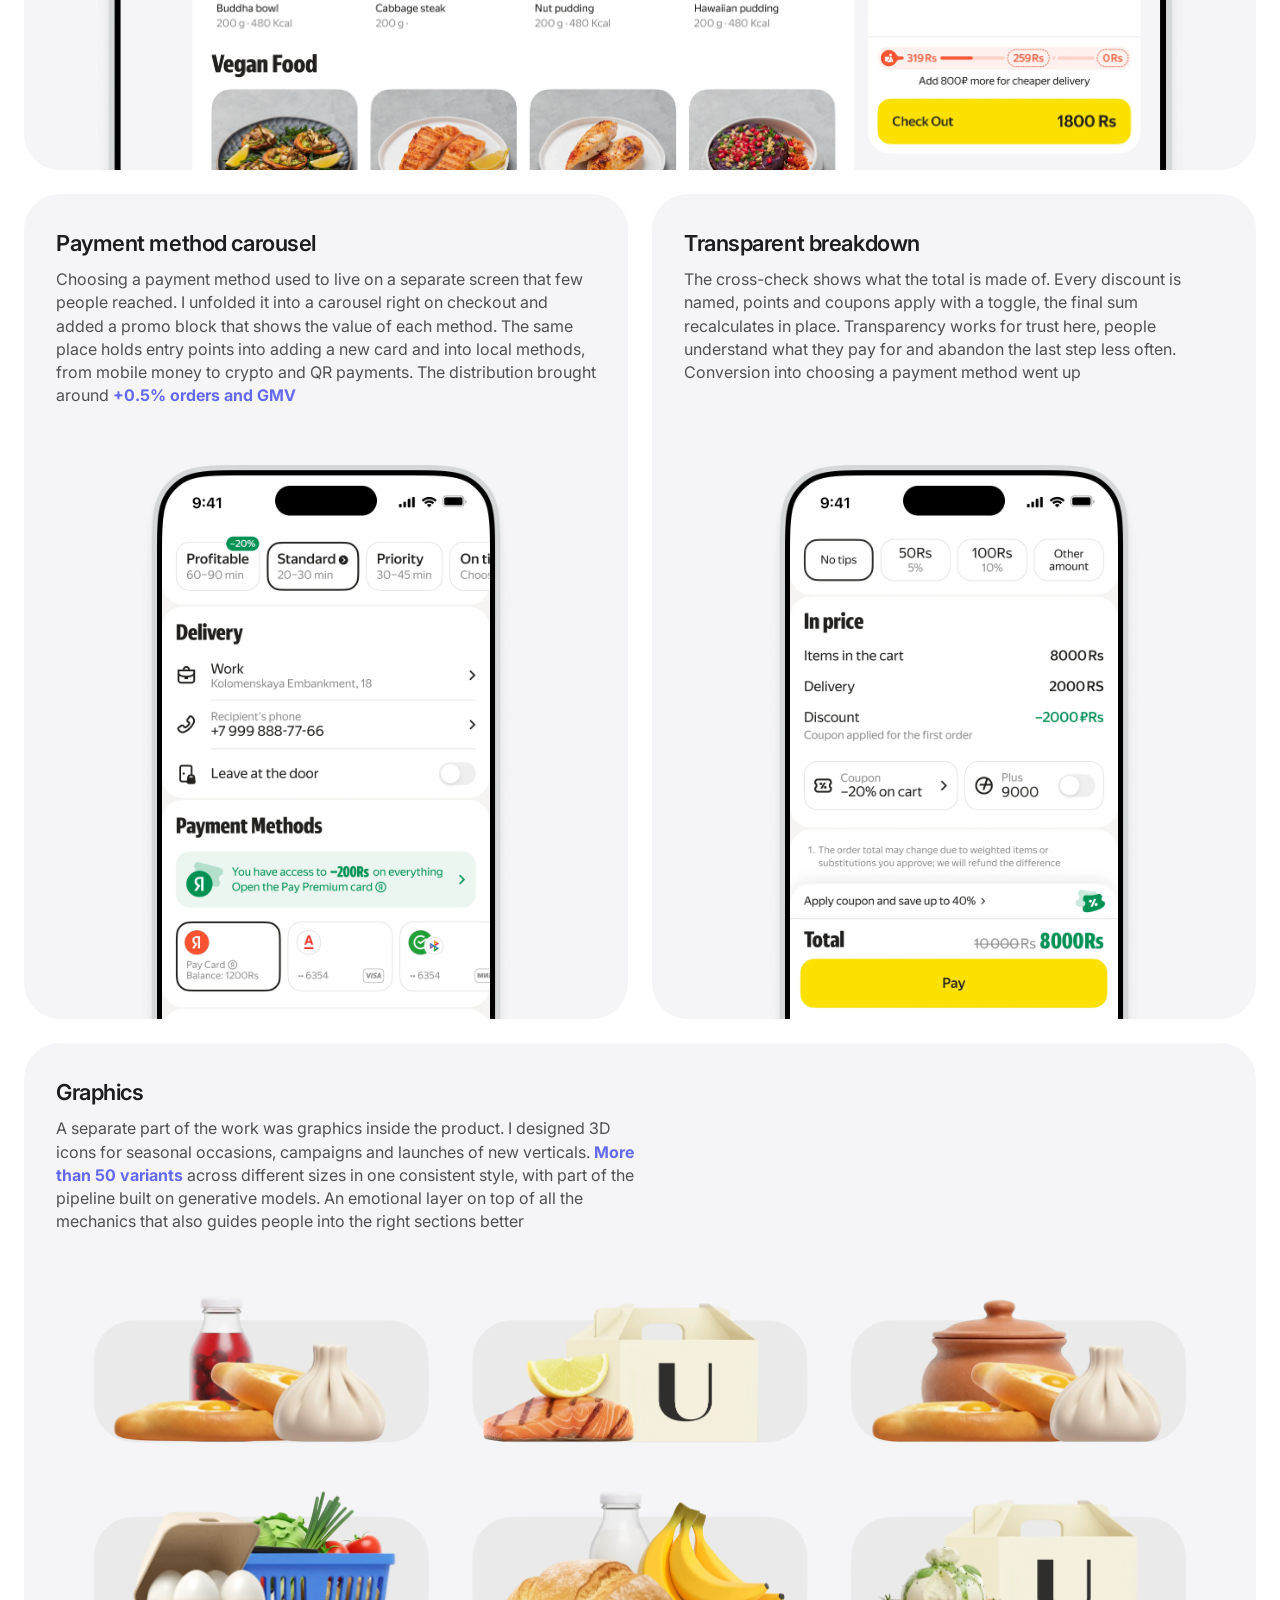
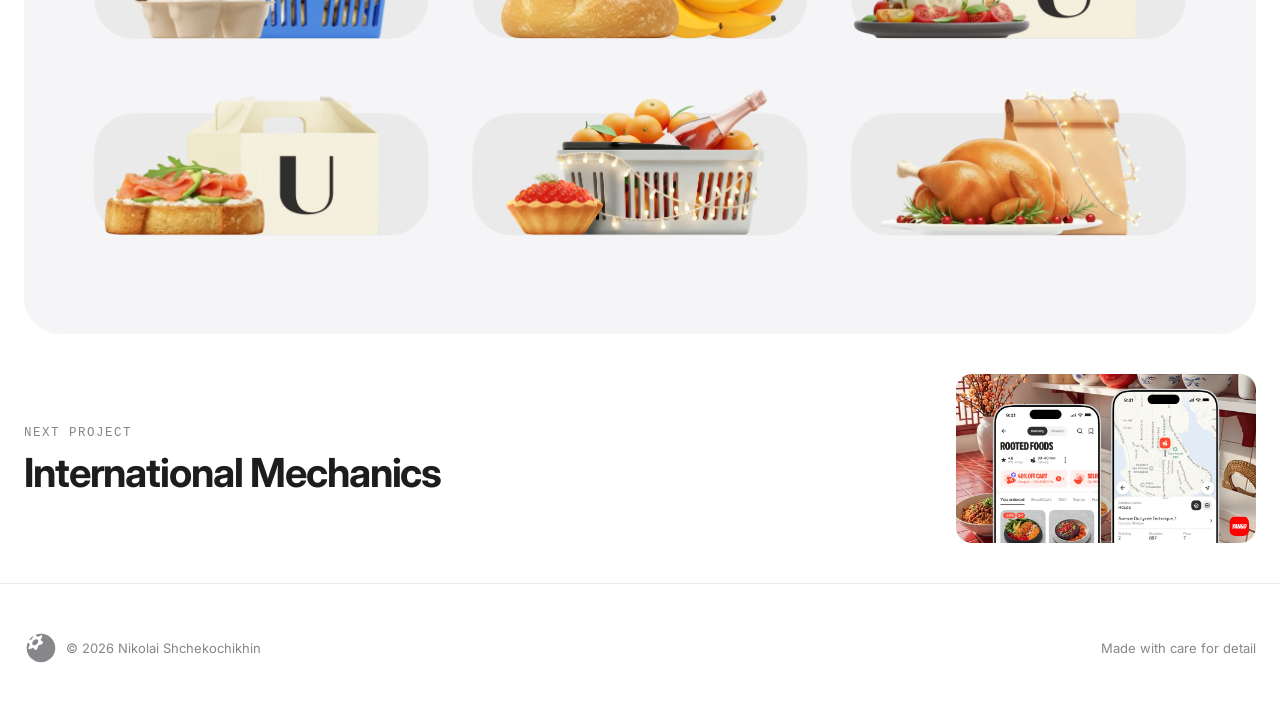
<file: projects/discounts-and-growth/index.html>
<!DOCTYPE html>
<html lang="en">
<head>
  <meta charset="UTF-8" />
  <meta name="viewport" content="width=device-width, initial-scale=1.0" />
  <title>Скидки и Рост — Николай Щекочихин</title>
  <link rel="icon" type="image/svg+xml" href="../../assets/favicon.svg" />
  <link rel="apple-touch-icon" href="../../assets/apple-touch-icon.png" />
  <meta name="description" content="Кейс: Скидки и Рост." />
  <link rel="preconnect" href="https://fonts.googleapis.com" />
  <link rel="preconnect" href="https://fonts.gstatic.com" crossorigin />
  <link href="https://fonts.googleapis.com/css2?family=Inter:wght@400;500;600;700;800&display=swap" rel="stylesheet" />
  <link rel="stylesheet" href="../../styles.css?v=4" />
  <!-- Yandex.Metrika counter -->
  <script type="text/javascript">
    (function(m,e,t,r,i,k,a){
        m[i]=m[i]||function(){(m[i].a=m[i].a||[]).push(arguments)};
        m[i].l=1*new Date();
        for (var j = 0; j < document.scripts.length; j++) {if (document.scripts[j].src === r) { return; }}
        k=e.createElement(t),a=e.getElementsByTagName(t)[0],k.async=1,k.src=r,a.parentNode.insertBefore(k,a)
    })(window, document,'script','https://mc.yandex.ru/metrika/tag.js?id=111039248', 'ym');

    ym(111039248, 'init', {ssr:true, webvisor:true, clickmap:true, ecommerce:"dataLayer", referrer: document.referrer, url: location.href, accurateTrackBounce:true, trackLinks:true});
  </script>
  <noscript><div><img src="https://mc.yandex.ru/watch/111039248" style="position:absolute; left:-9999px;" alt="" /></div></noscript>
  <!-- /Yandex.Metrika counter -->
</head>
<body>

  <!-- ============ HEADER (full-width sticky bar, back) ============ -->
  <header class="site-header">
    <div class="wrap nav">
      <a class="nav-back" href="../../index.html" aria-label="Назад"><svg viewBox="0 0 24 24" fill="none"><path fill-rule="evenodd" clip-rule="evenodd" d="M7.8 11L13.4 5.4L12 4L4 12L12 20L13.4 18.6L7.8 13H20V11H7.8Z" fill="currentColor"/></svg></a>
      <nav class="nav-links">
        <a href="../../index.html" data-ru="Работы" data-en="Work">Работы</a>
        <a href="../../about.html" data-ru="Обо мне" data-en="About">Обо мне</a>
      </nav>
      <div class="nav-right">
        <div class="lang-toggle" role="group" aria-label="Language">
          <button data-lang="en" class="active">EN</button>
          <button data-lang="ru">RU</button>
        </div>
        <a class="btn btn-primary" href="https://t.me/username" target="_blank" rel="noopener" aria-label="Связаться"><span class="cta-label" data-ru="Связаться" data-en="Contact">Связаться</span><svg class="cta-ic" viewBox="0 0 24 24" fill="none"><path d="M9.55825 14.3029L15.9202 19.0033C16.6462 19.4038 17.1702 19.1964 17.351 18.3292L19.9407 6.12583C20.2058 5.06284 19.5355 4.58072 18.841 4.89603L3.63455 10.7596C2.59657 11.1759 2.60262 11.755 3.44535 12.013L7.34766 13.231L16.3819 7.53138C16.8084 7.27275 17.1998 7.4118 16.8786 7.69693" fill="currentColor"/></svg></a>
      </div>
    </div>
  </header>

  <main>

    <!-- ========================= PROJECT HERO ========================= -->
    <section class="project-hero">
      <div class="wrap">
        <div class="eyebrow reveal" data-ru="B2C · Yandex Eats" data-en="B2C · Yandex Eats">B2C · Yandex Eats</div>
        <h1 class="display reveal" data-ru="Скидки и Рост" data-en="Discounts and Growth">Скидки и Рост</h1>
        <p class="project-summary reveal"
           data-ru="Набор скидочных и ростовых механик Яндекс Еды — от системы купонов до дистрибуции выгоды по всему пути пользователя. Проектировал флоу купонов и наборов, прозрачную коммуникацию скидок на Корзине и Чекауте, инструменты, которые повышают средний чек, не срезая конверсию в заказ. Отдельно проектировал визуал под российский рынок и адаптацию под международные, а также графику для промо-кампаний и крупных запусков"
           data-en="A collection of discount and growth mechanics for Yandex Eats — from a coupon system to distributing value across the entire user journey. I designed the flow for coupons and coupon sets, transparent discount communication in the Cart and Checkout, and tools that raise the average order value without cutting conversion. Separately, I designed the visual for the Russian market and its adaptation for international ones, plus graphics for promo campaigns and major launches">A collection of discount and growth mechanics for Yandex Eats — from a coupon system to distributing value across the entire user journey. I designed the flow for coupons and coupon sets, transparent discount communication in the Cart and Checkout, and tools that raise the average order value without cutting conversion. Separately, I designed the visual for the Russian market and its adaptation for international ones, plus graphics for promo campaigns and major launches</p>
      </div>
    </section>

    <!-- ============================================================
         КЕЙС — карточки (v2). Одна карточка = опц. текст сверху + одна
         картинка на сером. Аспект задаёт сама картинка (прозрачный PNG).
           .ccard        половина ширины
           +.full        на всю ширину сетки
           +.fill        без текста — картинка на всю карточку
           +.violet      фиолетовая заливка (одна карточка — апгрейд купонов)
         Метрики в тексте — <span class="metric"> (нужен data-html на <p>).
         Картинки: img/NN-sq.webp | img/NN-16x9.webp
         Видео: .cm.cm-video.ar-sq|.ar-16x9 — первый кадр лежит фоном
         контейнера (inline background-image), <video> внутри единственным
         элементом. Пропорции держит класс аспекта, размеры в атрибутах не
         нужны. Видео проявляется, только когда заиграло, иначе на мобилке
         видна вспышка. Не умеет webm — остаётся кадр-фон. Прогрев и
         play/pause делает initCaseVideo().
         ============================================================ -->
    <div class="wrap">
      <div class="case-flow">

        <!-- Обложка кейса — 16:9, без текста -->
        <div class="ccard fill full reveal">
          <div class="cm"><img src="img/01-cover-wide.webp" width="4000" height="2250" alt="" loading="eager"></div>
        </div>

        <!-- ГРУППА 0 · Подход -->

        <!-- 02 · Ресёрч и стейкхолдеры -->
        <div class="ccard reveal">
          <div class="ct">
            <h3 data-ru="Ресёрч и стейкхолдеры" data-en="Research and stakeholders">Research and stakeholders</h3>
            <p data-ru="Каждая механика в кейсе выросла из ресёрча. Лично провёл больше 50 глубинных интервью, свыше 5 исследований с UX-лабораториями и больше 50 количественных опросов с общей выборкой более 5000 человек. Гипотезы складывал в дерево метрик и приоритизировал по RICE, сценарии разбирал через JTBD. Решения защищал перед 16 стейкхолдерами"
               data-en="Every mechanic in this case grew out of research. I personally ran more than 50 in-depth interviews, over 5 studies with UX labs and more than 50 quantitative surveys with a combined sample of over 5,000 people. Hypotheses went into a metric tree and were prioritised with RICE, scenarios were unpacked with JTBD. I defended the work in front of 16 stakeholders">Every mechanic in this case grew out of research. I personally ran more than 50 in-depth interviews, over 5 studies with UX labs and more than 50 quantitative surveys with a combined sample of over 5,000 people. Hypotheses went into a metric tree and were prioritised with RICE, scenarios were unpacked with JTBD. I defended the work in front of 16 stakeholders</p>
          </div>
          <div class="cm"><img src="img/02-sq.webp" width="2800" height="2800" alt="" loading="lazy"></div>
        </div>

        <!-- ГРУППА 1 · Купоны -->

        <!-- 03 · Встречающий фуллскрин (видео) -->
        <div class="ccard reveal">
          <div class="ct">
            <h3 data-ru="Первое знакомство с выгодой" data-en="First look at the savings">First look at the savings</h3>
            <p data-ru="Сценарий начинается с фуллскрина, который объясняет, что с купонами заказы обходятся дешевле. Это первый триггер петли возврата и вход во всю механику. Анимация показывает выгоду быстрее, чем это сделал бы текст"
               data-en="The scenario opens with a fullscreen that explains how coupons make orders cheaper. It is the first trigger of the return loop and the entry point into the whole mechanic. The animation shows the value faster than any copy would">The scenario opens with a fullscreen that explains how coupons make orders cheaper. It is the first trigger of the return loop and the entry point into the whole mechanic. The animation shows the value faster than any copy would</p>
          </div>
          <div class="cm cm-video ar-sq" style="background-image:url(img/03-sq.webp)"><video src="img/03-sq.webm" muted loop playsinline preload="auto" aria-hidden="true"></video></div>
        </div>

        <!-- 04 · Точка входа на главной (видео) -->
        <div class="ccard reveal">
          <div class="ct">
            <h3 data-ru="Точка входа на главной" data-en="Entry point on the home screen">Entry point on the home screen</h3>
            <p data-ru="Купоны видно с первого экрана. Баннер показывает сумму доступной выгоды и ведёт в дом купонов. Параллельно работают входы из таббара, профиля, меню и чекаута, поэтому пользователь не теряет свои купоны между сессиями. Для РФ и для международных рынков сделал два разных ключевых визуала, потому что механика одна, а контекст и валюты разные"
               data-en="Coupons are visible from the very first screen. The banner shows the total available savings and leads into the coupon home. Entry points from the tab bar, profile, menu and checkout work in parallel, so people never lose track of their coupons between sessions. I designed two different key visuals, one for Russia and one for international markets, because the mechanic is the same while the context and currencies are not">Coupons are visible from the very first screen. The banner shows the total available savings and leads into the coupon home. Entry points from the tab bar, profile, menu and checkout work in parallel, so people never lose track of their coupons between sessions. I designed two different key visuals, one for Russia and one for international markets, because the mechanic is the same while the context and currencies are not</p>
          </div>
          <div class="cm cm-video ar-sq" style="background-image:url(img/04-sq.webp)"><video src="img/04-sq.webm" muted loop playsinline preload="auto" aria-hidden="true"></video></div>
        </div>

        <!-- 05 · Экран меню -->
        <div class="ccard reveal">
          <div class="ct">
            <h3 data-ru="Выгода видна в меню" data-en="Savings visible in the menu">Savings visible in the menu</h3>
            <p data-ru="Внутри меню купон живёт в шапке ресторана. Пользователь видит процент скидки, порог корзины и число оставшихся применений. Скидки на блюда подсвечены зелёными ценами, поэтому выгода читается ещё до перехода в корзину"
               data-en="Inside a restaurant menu the coupon lives in the header. People see the discount percentage, the cart threshold and how many uses are left. Dish discounts are highlighted with green prices, so the value reads before anyone reaches the cart">Inside a restaurant menu the coupon lives in the header. People see the discount percentage, the cart threshold and how many uses are left. Dish discounts are highlighted with green prices, so the value reads before anyone reaches the cart</p>
          </div>
          <div class="cm"><img src="img/05-sq.webp" width="2800" height="2800" alt="" loading="lazy"></div>
        </div>

        <!-- 06 · Дом купонов -->
        <div class="ccard full reveal">
          <div class="ct">
            <h3 data-ru="Дом купонов" data-en="Coupon home">Coupon home</h3>
            <p data-html data-ru="Собрал все купоны, промокоды и онлайн-механики в одном месте. Список показывает главное, детальная шторка раскрывает условия, минимальную корзину, срок действия и доступные заведения. Ключевая механика это наборы купонов. Они дают выгоду не на один заказ, а на серию будущих, и за счёт этого поднимают частотность и LTV. После запуска это дало <span class='metric'>+1% заказов</span> и у новичков, и у постоянных пользователей"
               data-en="I brought every coupon, promo code and online mechanic into one place. The list shows the essentials, the detail sheet opens up conditions, minimum cart, validity and eligible venues. The core mechanic is coupon sets. They deliver value not on a single order but across a series of future ones, which lifts frequency and LTV. After launch this delivered <span class='metric'>+1% orders</span> among both new and returning users">I brought every coupon, promo code and online mechanic into one place. The list shows the essentials, the detail sheet opens up conditions, minimum cart, validity and eligible venues. The core mechanic is coupon sets. They deliver value not on a single order but across a series of future ones, which lifts frequency and LTV. After launch this delivered <span class='metric'>+1% orders</span> among both new and returning users</p>
          </div>
          <div class="cm"><img src="img/06-16x9.webp" width="4978" height="2800" alt="" loading="lazy"></div>
        </div>

        <!-- 07 · Точка входа на чекауте (видео) -->
        <div class="ccard reveal">
          <div class="ct">
            <h3 data-ru="В один тап" data-en="One tap">One tap</h3>
            <p data-ru="На чекауте купон применяется без ухода с экрана. Информер показывает, сколько пользователь экономит на этом заказе и какой купон сработал. Если выгоднее применить другой, подсказка предложит замену"
               data-en="At checkout a coupon applies without leaving the screen. The informer shows how much this order saves and which coupon did it. If another one is worth more, a hint offers the swap">At checkout a coupon applies without leaving the screen. The informer shows how much this order saves and which coupon did it. If another one is worth more, a hint offers the swap</p>
          </div>
          <div class="cm cm-video ar-sq" style="background-image:url(img/07-sq.webp)"><video src="img/07-sq.webm" muted loop playsinline preload="auto" aria-hidden="true"></video></div>
        </div>

        <!-- 08 · Лайт-чекаут -->
        <div class="ccard reveal">
          <div class="ct">
            <h3 data-ru="Лайт-чекаут" data-en="Light checkout">Light checkout</h3>
            <p data-ru="Покупка и апгрейд купонов не должны требовать полного чекаута. Собрал упрощённую версию, где оплата занимает один шаг. Так пользователь остаётся внутри купонного сценария и не выпадает из воронки на середине"
               data-en="Buying and upgrading coupons should not require a full checkout. I built a simplified version where payment takes a single step. People stay inside the coupon scenario instead of dropping out halfway through the funnel">Buying and upgrading coupons should not require a full checkout. I built a simplified version where payment takes a single step. People stay inside the coupon scenario instead of dropping out halfway through the funnel</p>
          </div>
          <div class="cm"><img src="img/08-sq.webp" width="2800" height="2800" alt="" loading="lazy"></div>
        </div>

        <!-- 09 · Апгрейд купонов — фиолетовая, во всю ширину (видео) -->
        <div class="ccard full violet reveal">
          <div class="ct">
            <h3 data-ru="Апгрейд купонов" data-en="Coupon upgrades">Coupon upgrades</h3>
            <p data-html data-ru="Купоны можно улучшать. Пользователь приходит по внешнему каналу, например от блогера, получает бустер и повышает номинал сразу всего набора. Ограниченный срок действия создаёт FOMO-эффект, который сильно качает новичков. Похожие механики хорошо работают у азиатских конкурентов, я разобрал их и адаптировал под наш флоу и под запуск новых стран. На новых рынках механика дала <span class='metric'>+10% заказов новичков</span>"
               data-en="Coupons can be improved. Someone arrives through an external channel, a blogger for example, gets a booster and raises the value of the whole set at once. A limited validity window creates a FOMO effect that pushes new users hard. Similar mechanics work well for Asian competitors, so I took them apart and adapted them to our flow and to the launch of new countries. On the new markets it delivered <span class='metric'>+10% orders from new users</span>">Coupons can be improved. Someone arrives through an external channel, a blogger for example, gets a booster and raises the value of the whole set at once. A limited validity window creates a FOMO effect that pushes new users hard. Similar mechanics work well for Asian competitors, so I took them apart and adapted them to our flow and to the launch of new countries. On the new markets it delivered <span class='metric'>+10% orders from new users</span></p>
          </div>
          <div class="cm cm-video ar-16x9" style="background-image:url(img/09-16x9.webp)"><video src="img/09-16x9.webm" muted loop playsinline preload="auto" aria-hidden="true"></video></div>
        </div>

        <!-- ГРУППА 2 · Выгода на корзине -->

        <!-- 10 · Скидки в корзине -->
        <div class="ccard reveal">
          <div class="ct">
            <h3 data-ru="Скидки в корзине" data-en="Discounts in the cart">Discounts in the cart</h3>
            <p data-html data-ru="Пересобрал то, как выгода дистрибуцируется в корзине. Зелёные цены и бэйджи на блюдах, глубокие скидки по способам оплаты, подпискам и внутренним механикам сервиса. Пользователь видит не абстрактный итог, а конкретную экономию на каждой позиции. Вклад в маржинальность составил <span class='metric'>+1% GM</span>"
               data-en="I rebuilt how value is distributed in the cart. Green prices and badges on dishes, deep discounts tied to payment methods, subscriptions and internal service mechanics. People see concrete savings on each item instead of an abstract total. The contribution to margin came to <span class='metric'>+1% GM</span>">I rebuilt how value is distributed in the cart. Green prices and badges on dishes, deep discounts tied to payment methods, subscriptions and internal service mechanics. People see concrete savings on each item instead of an abstract total. The contribution to margin came to <span class='metric'>+1% GM</span></p>
          </div>
          <div class="cm"><img src="img/10-sq.webp" width="2800" height="2800" alt="" loading="lazy"></div>
        </div>

        <!-- 11 · Контекстный помощник -->
        <div class="ccard reveal">
          <div class="ct">
            <h3 data-ru="Контекстный помощник" data-en="A contextual helper">A contextual helper</h3>
            <p data-ru="Добавил плейсменты, которые подсказывают, как сэкономить именно на этом заказе. Добрать до бесплатной доставки, дотянуть до порога скидки, добавить позицию, которая откроет промо. Помощник считает за пользователя и предлагает следующий шаг вместо того, чтобы показать недостающую сумму. Средний чек вырос"
               data-en="I added placements that suggest how to save on this particular order. Top up to free delivery, reach a discount threshold, add an item that unlocks a promo. The helper does the math and offers the next step instead of showing the missing amount. Average order value went up">I added placements that suggest how to save on this particular order. Top up to free delivery, reach a discount threshold, add an item that unlocks a promo. The helper does the math and offers the next step instead of showing the missing amount. Average order value went up</p>
          </div>
          <div class="cm"><img src="img/11-sq.webp" width="2800" height="2800" alt="" loading="lazy"></div>
        </div>

        <!-- ГРУППА 3 · Футер -->

        <!-- 12 · Футер -->
        <div class="ccard reveal">
          <div class="ct">
            <h3 data-ru="Футер" data-en="The footer">The footer</h3>
            <p data-ru="Футер появляется с меню и живёт почти до чекаута. Раньше он просто сообщал стоимость доставки. Превратил его в инструмент с трешхолдами и анимациями, который показывает, сколько осталось до более выгодной доставки и какие скидки уже применены"
               data-en="The footer appears in the menu and lives almost all the way to checkout. It used to simply state the delivery fee. I turned it into a tool with thresholds and animations that shows how much is left until cheaper delivery and which discounts already apply">The footer appears in the menu and lives almost all the way to checkout. It used to simply state the delivery fee. I turned it into a tool with thresholds and animations that shows how much is left until cheaper delivery and which discounts already apply</p>
          </div>
          <div class="cm"><img src="img/12-sq.webp" width="2800" height="2800" alt="" loading="lazy"></div>
        </div>

        <!-- 13 · Гибкая логика -->
        <div class="ccard reveal">
          <div class="ct">
            <h3 data-ru="Гибкая логика" data-en="Flexible logic">Flexible logic</h3>
            <p data-html data-ru="Футер перестраивается под условия. Работает и при флэт-прайсинге, и при динамическом. Закрывает доплаты, тяжёлые заказы, минимальную корзину и периоды высокого спроса, когда пользователя нужно аккуратно развернуть в другие заведения. Логика адаптируется под направление, ритейл и готовая еда живут по разным правилам. Инструмент принёс около <span class='metric'>+1% заказов и GMV</span>"
               data-en="The footer rebuilds itself around the conditions. It works with flat pricing and with dynamic pricing alike. It covers surcharges, heavy orders, minimum cart requirements and peak demand periods, when people need to be gently redirected to other venues. The logic adapts to the vertical, retail and ready-to-eat play by different rules. The tool brought around <span class='metric'>+1% orders and GMV</span>">The footer rebuilds itself around the conditions. It works with flat pricing and with dynamic pricing alike. It covers surcharges, heavy orders, minimum cart requirements and peak demand periods, when people need to be gently redirected to other venues. The logic adapts to the vertical, retail and ready-to-eat play by different rules. The tool brought around <span class='metric'>+1% orders and GMV</span></p>
          </div>
          <div class="cm"><img src="img/13-sq.webp" width="2800" height="2800" alt="" loading="lazy"></div>
        </div>

        <!-- 14 · Десктоп -->
        <div class="ccard full reveal">
          <div class="ct">
            <h3 data-ru="Десктоп" data-en="Desktop">Desktop</h3>
            <p data-ru="Инструмент собран и для десктопа. Здесь футер работает внутри липкой корзины и держит ту же логику трешхолдов при другой плотности интерфейса. Все фичи кейса делались в двух версиях сразу"
               data-en="The tool was built for desktop too. Here the footer works inside the sticky cart and holds the same threshold logic at a different interface density. Every feature in this case shipped in both versions">The tool was built for desktop too. Here the footer works inside the sticky cart and holds the same threshold logic at a different interface density. Every feature in this case shipped in both versions</p>
          </div>
          <div class="cm"><img src="img/14-16x9.webp" width="4978" height="2800" alt="" loading="lazy"></div>
        </div>

        <!-- ГРУППА 4 · Чекаут -->

        <!-- 15 · Карусель способов оплаты -->
        <div class="ccard reveal">
          <div class="ct">
            <h3 data-ru="Карусель способов оплаты" data-en="Payment method carousel">Payment method carousel</h3>
            <p data-html data-ru="Раньше выбор способа оплаты жил на отдельном экране, куда доходили немногие. Развернул его в карусель прямо на чекауте и добавил промо-блок, который показывает выгоду от конкретного способа. Здесь же точки входа в подключение новой карты и в локальные методы, от мобильных денег до оплаты криптовалютой и QR. Дистрибуция принесла около <span class='metric'>+0,5% заказов и GMV</span>"
               data-en="Choosing a payment method used to live on a separate screen that few people reached. I unfolded it into a carousel right on checkout and added a promo block that shows the value of each method. The same place holds entry points into adding a new card and into local methods, from mobile money to crypto and QR payments. The distribution brought around <span class='metric'>+0.5% orders and GMV</span>">Choosing a payment method used to live on a separate screen that few people reached. I unfolded it into a carousel right on checkout and added a promo block that shows the value of each method. The same place holds entry points into adding a new card and into local methods, from mobile money to crypto and QR payments. The distribution brought around <span class='metric'>+0.5% orders and GMV</span></p>
          </div>
          <div class="cm"><img src="img/15-sq.webp" width="2800" height="2800" alt="" loading="lazy"></div>
        </div>

        <!-- 16 · Прозрачная детализация -->
        <div class="ccard reveal">
          <div class="ct">
            <h3 data-ru="Прозрачная детализация" data-en="Transparent breakdown">Transparent breakdown</h3>
            <p data-ru="Кросс-чек показывает, из чего складывается итог. Каждая скидка названа, баллы и купоны применяются переключателем, финальная сумма пересчитывается на месте. Прозрачность здесь работает на доверие, пользователь понимает, за что платит, и реже уходит с последнего шага. Конверсия в выбор способа оплаты выросла"
               data-en="The cross-check shows what the total is made of. Every discount is named, points and coupons apply with a toggle, the final sum recalculates in place. Transparency works for trust here, people understand what they pay for and abandon the last step less often. Conversion into choosing a payment method went up">The cross-check shows what the total is made of. Every discount is named, points and coupons apply with a toggle, the final sum recalculates in place. Transparency works for trust here, people understand what they pay for and abandon the last step less often. Conversion into choosing a payment method went up</p>
          </div>
          <div class="cm"><img src="img/16-sq.webp" width="2800" height="2800" alt="" loading="lazy"></div>
        </div>

        <!-- ГРУППА 5 · Графика -->

        <!-- 17 · Графика -->
        <div class="ccard full reveal">
          <div class="ct">
            <h3 data-ru="Графика" data-en="Graphics">Graphics</h3>
            <p data-html data-ru="Отдельная часть работы — это графика внутри продукта. Рисовал трёхмерные иконки под сезонные поводы, акции и запуски новых направлений. <span class='metric'>Больше 50 вариантов</span> в разных размерах и в единой стилистике, часть работы собрал на генеративных моделях. Эмоциональный слой поверх всей механики, который заодно лучше ведёт людей в нужные разделы"
               data-en="A separate part of the work was graphics inside the product. I designed 3D icons for seasonal occasions, campaigns and launches of new verticals. <span class='metric'>More than 50 variants</span> across different sizes in one consistent style, with part of the pipeline built on generative models. An emotional layer on top of all the mechanics that also guides people into the right sections better">A separate part of the work was graphics inside the product. I designed 3D icons for seasonal occasions, campaigns and launches of new verticals. <span class='metric'>More than 50 variants</span> across different sizes in one consistent style, with part of the pipeline built on generative models. An emotional layer on top of all the mechanics that also guides people into the right sections better</p>
          </div>
          <div class="cm"><img src="img/17-16x9.webp" width="4978" height="2800" alt="" loading="lazy"></div>
        </div>

      </div>
    </div>

    <!-- ========================= NEXT PROJECT (компактно) ========================= -->
    <section class="next">
      <div class="wrap reveal">
        <!-- order-and-support пропущен: кейс заперт на главной. Откроется — вернуть его сюда -->
        <a href="../international-mechanics/index.html">
          <div class="next-text">
            <span class="eyebrow" data-ru="Следующий проект" data-en="Next project">Следующий проект</span>
            <h2 class="display" data-ru="Международные механики" data-en="International Mechanics">Международные механики</h2>
          </div>
          <div class="next-cover"><img src="../international-mechanics/img/01-cover-wide.webp" width="4000" height="2250" alt="International Mechanics" loading="lazy" style="aspect-ratio:16/9;object-fit:cover"></div>
        </a>
      </div>
    </section>

  </main>

  <div class="wrap">
    <div class="legal legal--divided">
      <div class="legal-left">
        <svg class="legal-logo" viewBox="0 0 1000 1000" width="34" height="34" role="img" aria-label="Ponache" xmlns="http://www.w3.org/2000/svg"><path d="M339.114 111.918C491.375 48.8656 673.201 79.2308 796.985 203.015C961.005 367.035 961.005 632.964 796.985 796.984C632.964 961.004 367.035 961.004 203.015 796.984C79.2368 673.206 48.8686 491.391 111.909 339.134C122.295 353.049 142.346 368.493 170.668 390.302C173.2 392.251 174.467 393.227 174.774 394.788C174.821 395.027 174.85 395.276 174.863 395.529C174.941 397.183 174.018 399.047 172.165 402.77C136.693 474.069 118.953 509.718 130.881 526.365C132.595 528.757 134.673 530.835 137.065 532.55C153.711 544.479 189.363 526.743 260.663 491.27C264.385 489.418 266.247 488.49 267.901 488.567C268.154 488.579 268.403 488.61 268.643 488.657C270.204 488.964 271.182 490.233 273.132 492.767C310.478 541.267 329.155 565.514 353.462 558.495C356.954 557.487 360.438 556.08 363.838 554.302C387.504 541.924 398.904 505.51 421.703 432.689C422.894 428.887 423.489 426.985 424.836 425.502C425.043 425.274 425.262 425.055 425.49 424.849C426.972 423.503 428.875 422.907 432.676 421.717C505.497 398.917 541.911 387.517 554.289 363.852C556.067 360.452 557.474 356.967 558.483 353.475C565.502 329.167 541.253 310.492 492.753 273.145C490.22 271.195 488.951 270.217 488.644 268.655C488.597 268.416 488.567 268.166 488.555 267.913C488.478 266.26 489.405 264.398 491.256 260.677C526.729 189.376 544.466 153.725 532.536 137.078C530.822 134.686 528.745 132.608 526.353 130.894C509.706 118.966 474.056 136.706 402.758 172.178C399.035 174.03 397.171 174.953 395.517 174.875C395.263 174.863 395.014 174.833 394.775 174.786C393.214 174.479 392.238 173.214 390.288 170.682C368.476 142.355 353.03 122.302 339.114 111.918ZM282.215 282.219C323.22 241.214 378.623 230.133 405.959 257.47C433.296 284.806 422.215 340.208 381.21 381.213C340.205 422.218 284.803 433.298 257.466 405.962C230.13 378.625 241.211 323.224 282.215 282.219ZM269.726 148.654C261.27 168.294 252.851 195.179 241.713 230.754C240.523 234.556 239.928 236.459 238.582 237.941C238.376 238.169 238.156 238.388 237.929 238.595C236.446 239.941 234.543 240.536 230.74 241.727C195.17 252.863 168.287 261.281 148.648 269.736C164.146 246.14 182.268 223.762 203.015 203.015C223.759 182.271 246.134 164.151 269.726 148.654Z" fill="currentColor"/></svg>
        <span>© <span data-year></span> <span data-ru="Николай Щекочихин" data-en="Nikolai Shchekochikhin">Николай Щекочихин</span></span>
      </div>
      <span data-ru="Сделано с любовью к деталям" data-en="Made with care for detail">Сделано с любовью к деталям</span>
    </div>
  </div>

  <script src="../../main.js?v=4"></script>
</body>
</html>
</file>
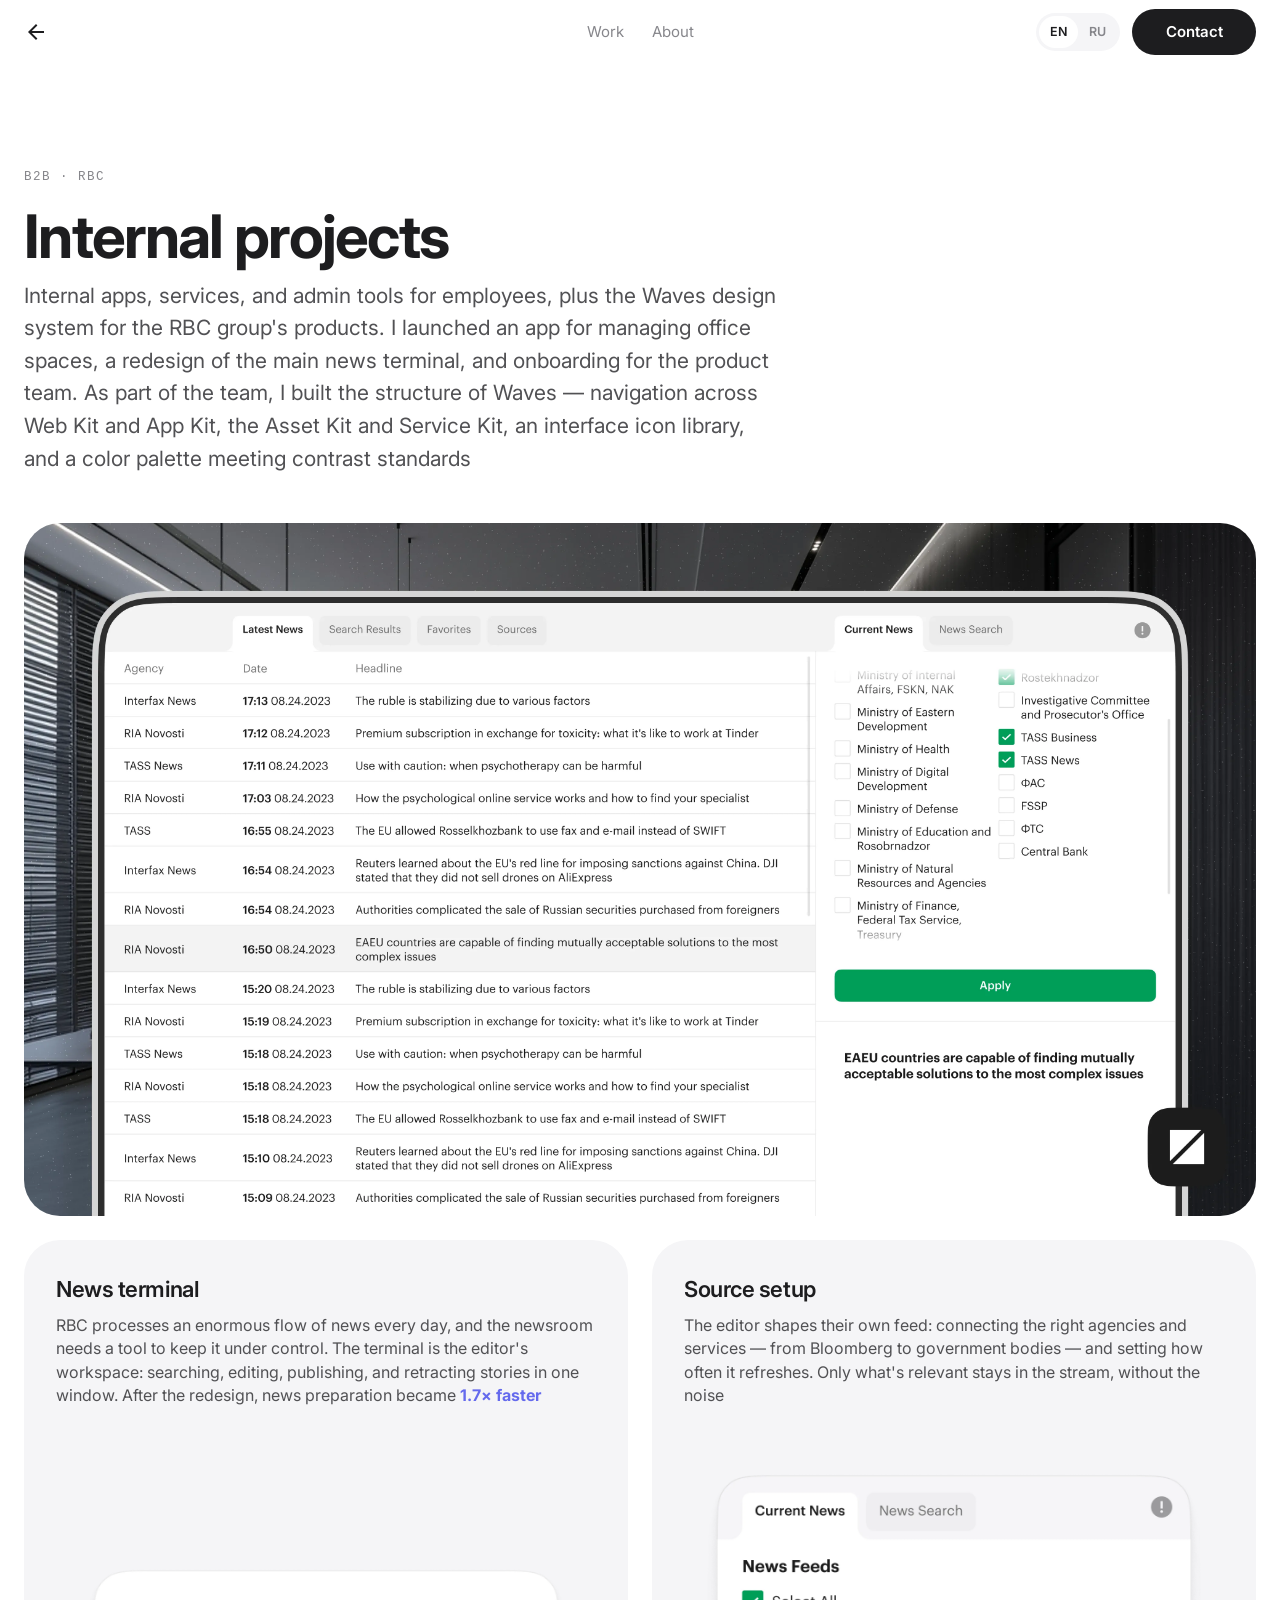
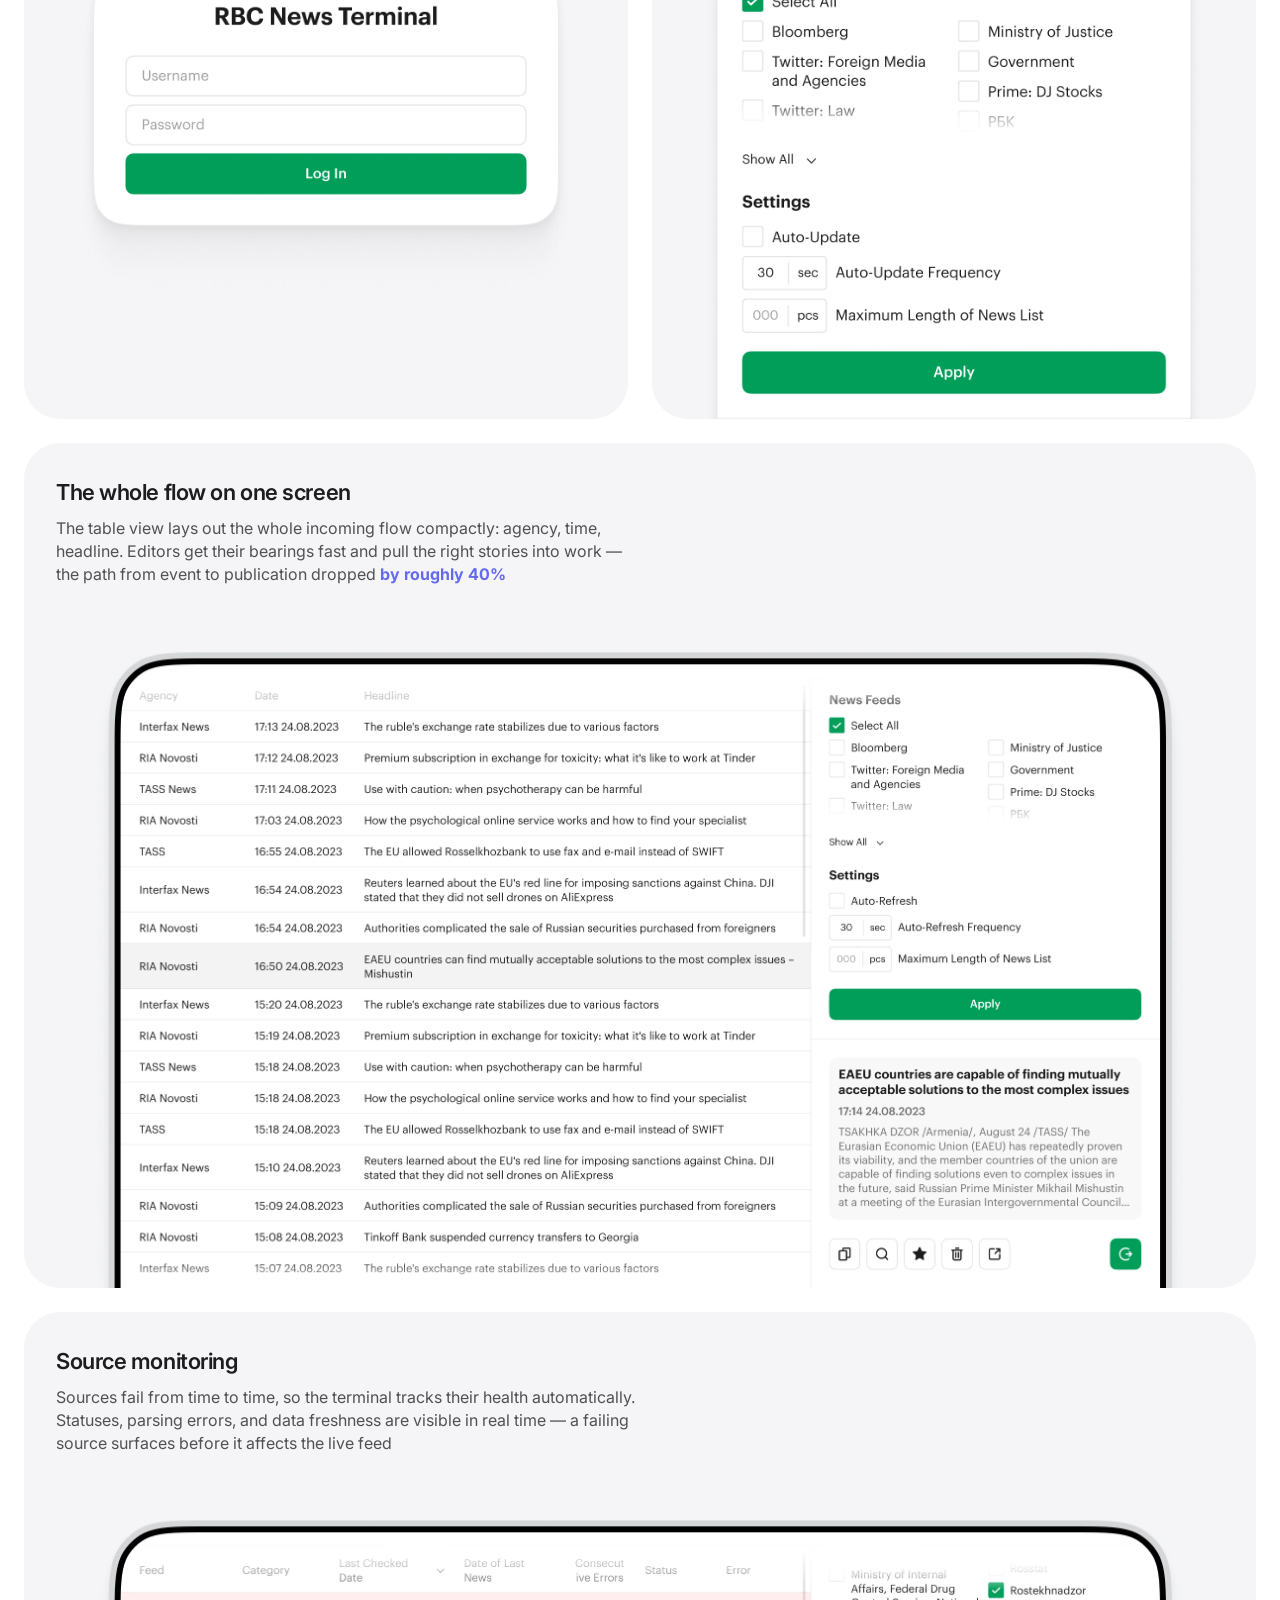
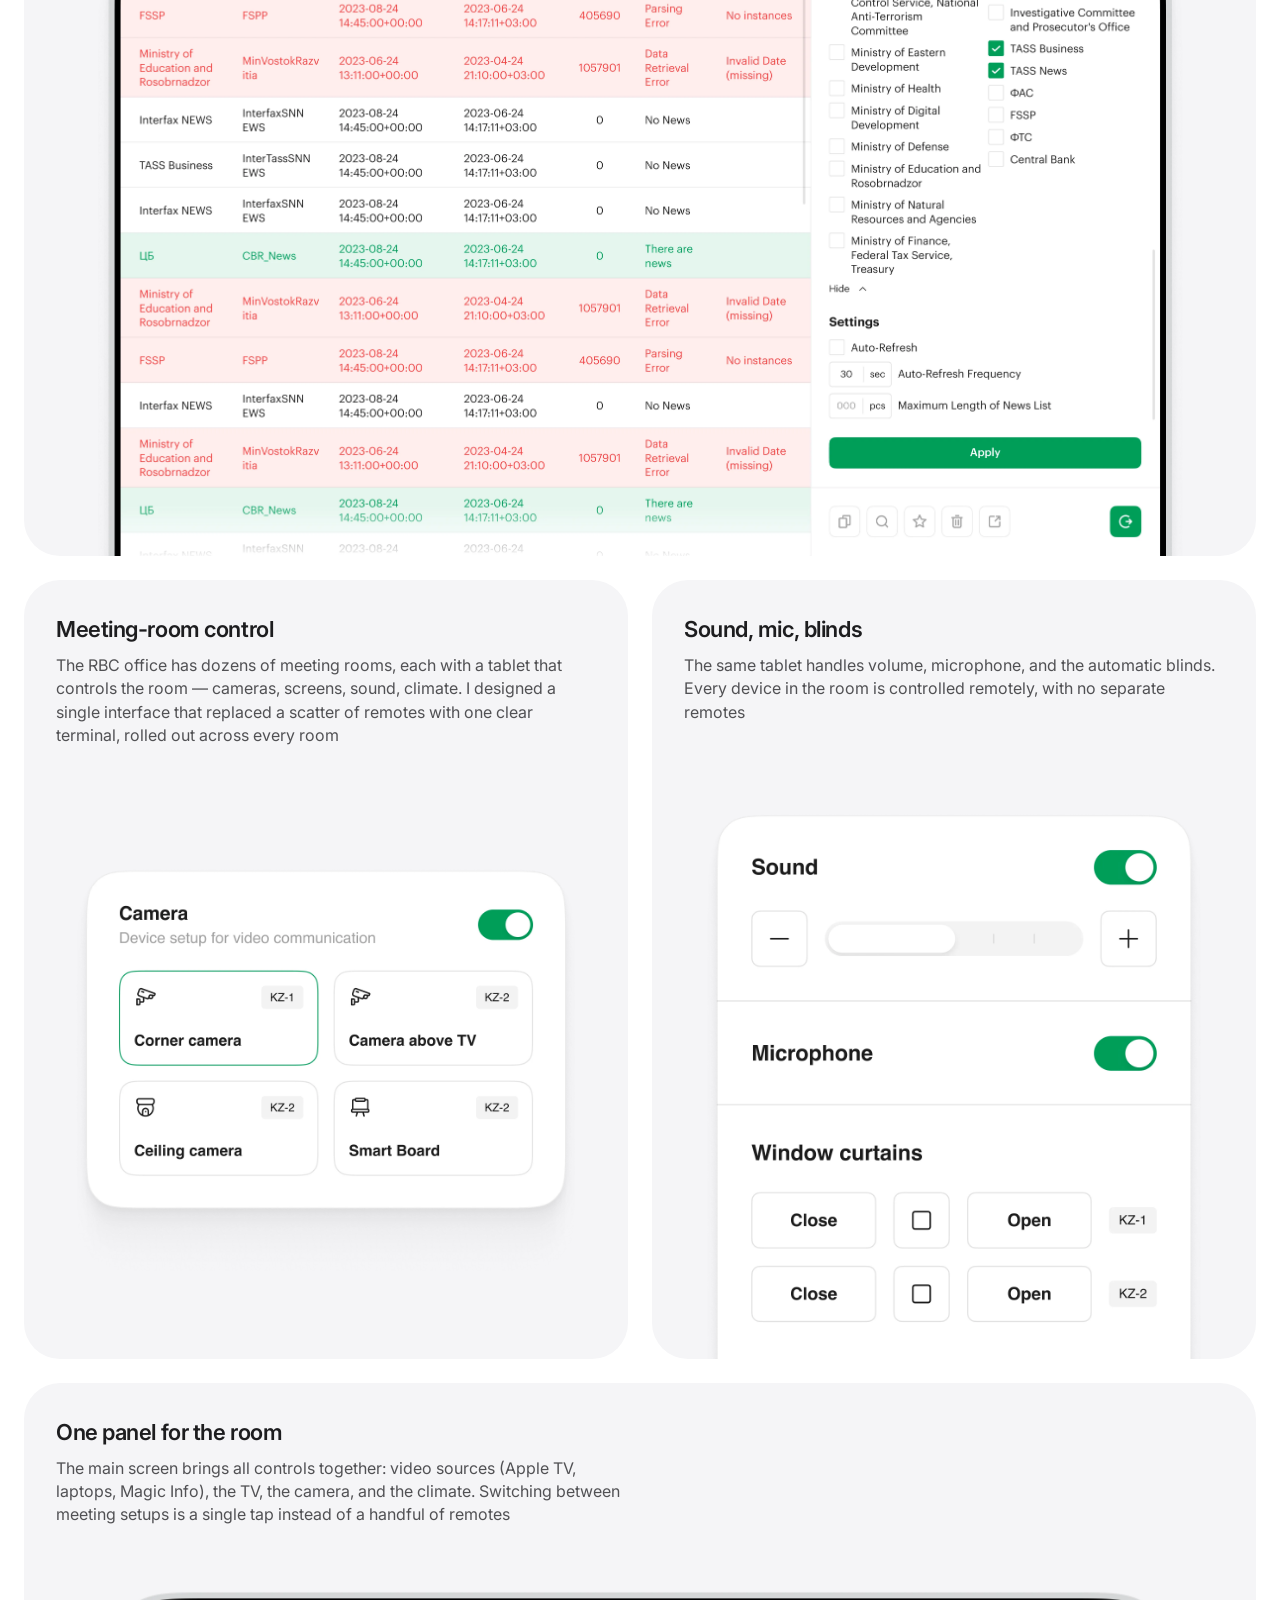
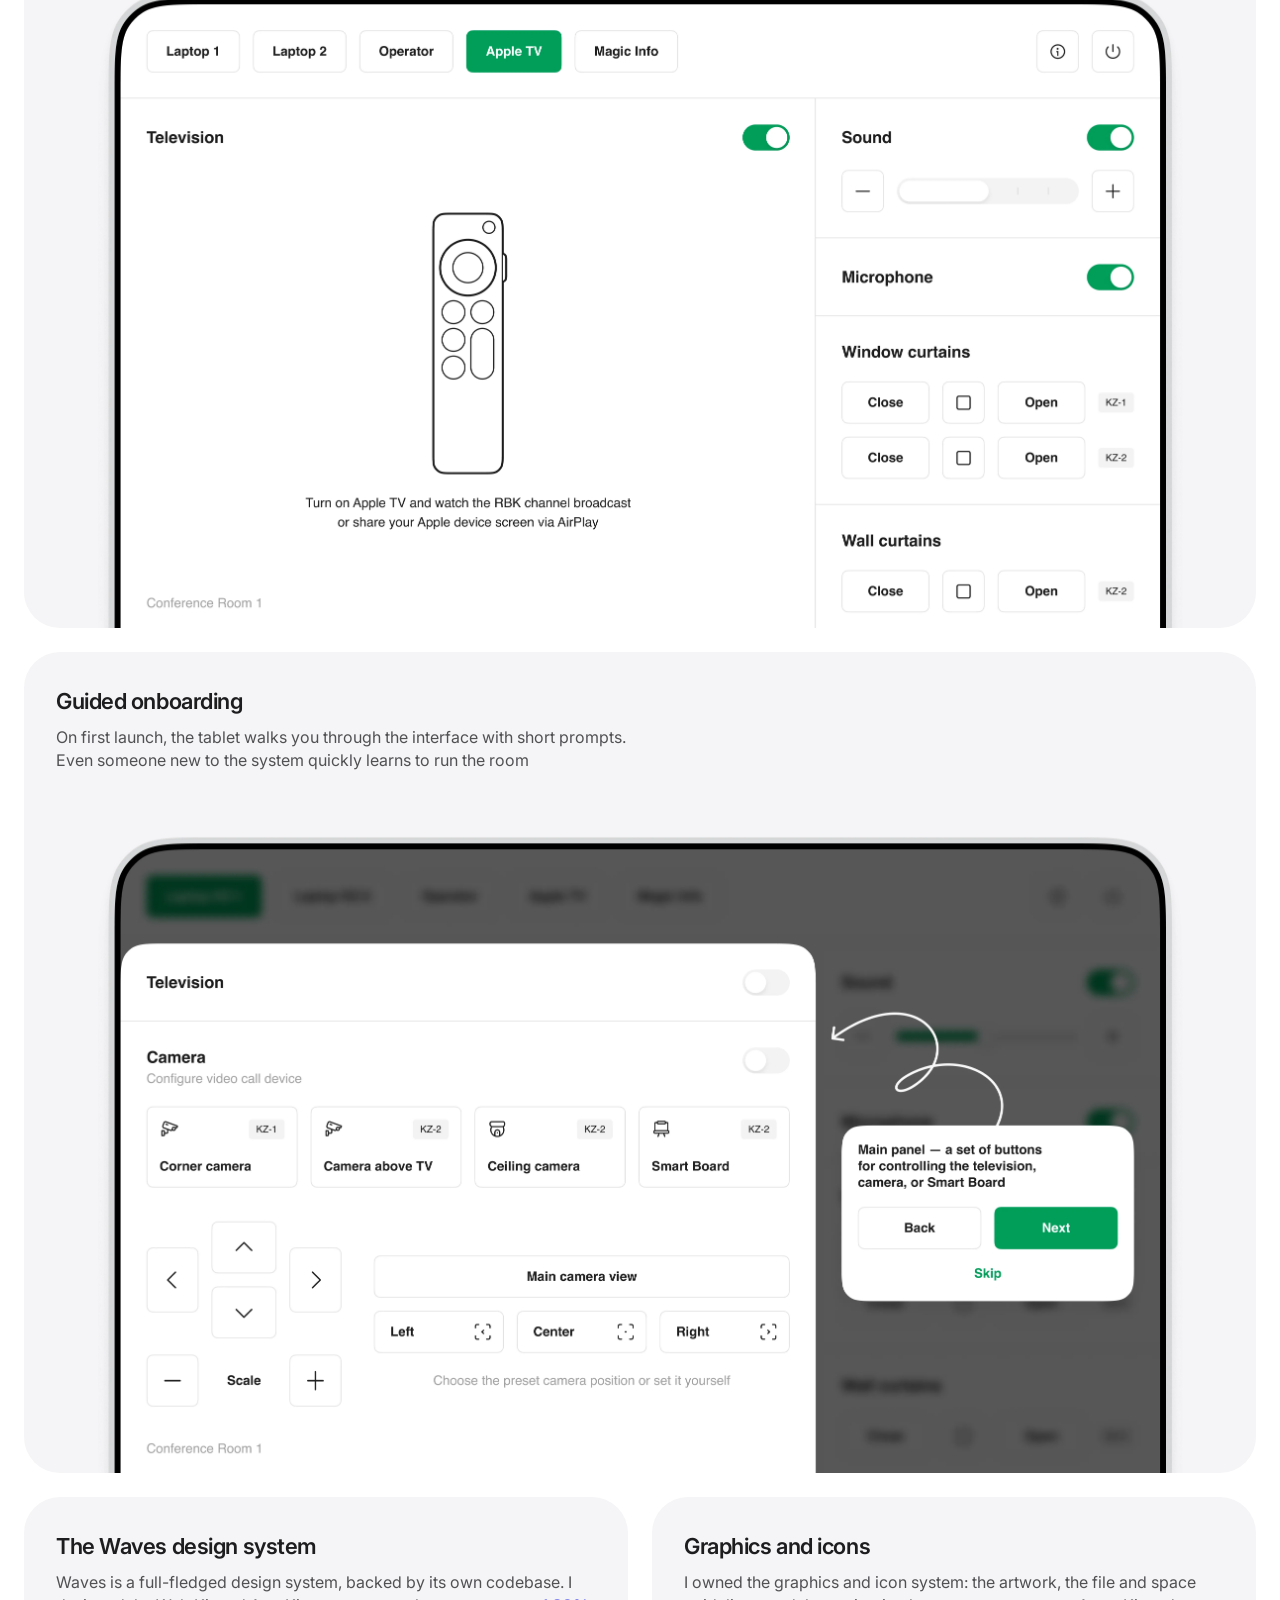
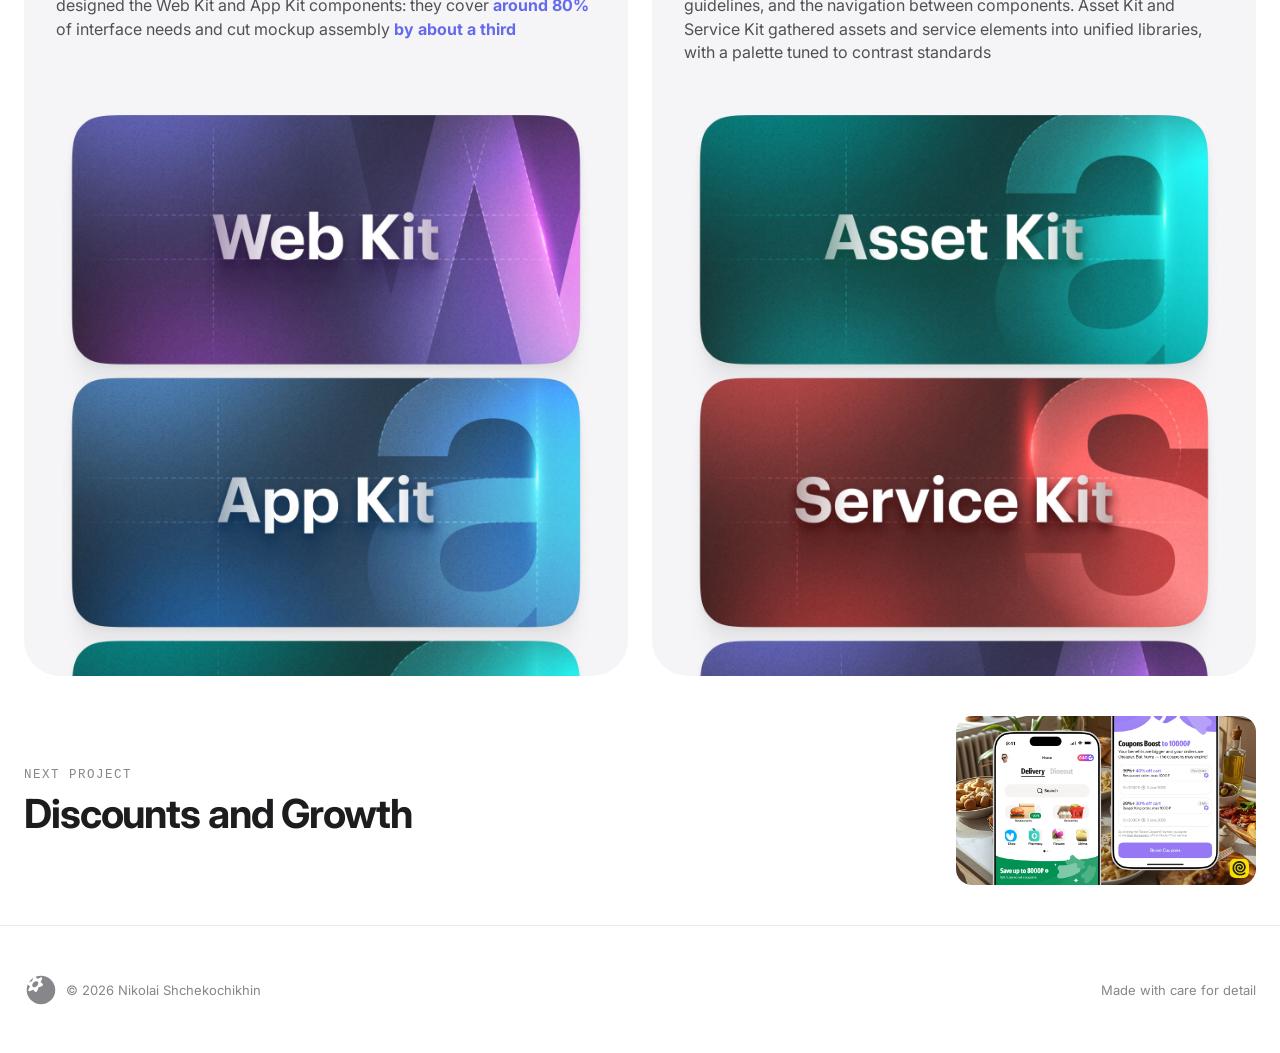
<file: projects/internal-projects/index.html>
<!DOCTYPE html>
<html lang="en">
<head>
  <meta charset="UTF-8" />
  <meta name="viewport" content="width=device-width, initial-scale=1.0" />
  <title>Внутренние проекты — Николай Щекочихин</title>
  <link rel="icon" type="image/svg+xml" href="../../assets/favicon.svg" />
  <link rel="apple-touch-icon" href="../../assets/apple-touch-icon.png" />
  <meta name="description" content="Кейс: Внутренние проекты." />
  <link rel="preconnect" href="https://fonts.googleapis.com" />
  <link rel="preconnect" href="https://fonts.gstatic.com" crossorigin />
  <link href="https://fonts.googleapis.com/css2?family=Inter:wght@400;500;600;700;800&display=swap" rel="stylesheet" />
  <link rel="stylesheet" href="../../styles.css?v=4" />
  <!-- Yandex.Metrika counter -->
  <script type="text/javascript">
    (function(m,e,t,r,i,k,a){
        m[i]=m[i]||function(){(m[i].a=m[i].a||[]).push(arguments)};
        m[i].l=1*new Date();
        for (var j = 0; j < document.scripts.length; j++) {if (document.scripts[j].src === r) { return; }}
        k=e.createElement(t),a=e.getElementsByTagName(t)[0],k.async=1,k.src=r,a.parentNode.insertBefore(k,a)
    })(window, document,'script','https://mc.yandex.ru/metrika/tag.js?id=111039248', 'ym');

    ym(111039248, 'init', {ssr:true, webvisor:true, clickmap:true, ecommerce:"dataLayer", referrer: document.referrer, url: location.href, accurateTrackBounce:true, trackLinks:true});
  </script>
  <noscript><div><img src="https://mc.yandex.ru/watch/111039248" style="position:absolute; left:-9999px;" alt="" /></div></noscript>
  <!-- /Yandex.Metrika counter -->
</head>
<body>

  <!-- ============ HEADER (full-width sticky bar, back) ============ -->
  <header class="site-header">
    <div class="wrap nav">
      <a class="nav-back" href="../../index.html" aria-label="Назад"><svg viewBox="0 0 24 24" fill="none"><path fill-rule="evenodd" clip-rule="evenodd" d="M7.8 11L13.4 5.4L12 4L4 12L12 20L13.4 18.6L7.8 13H20V11H7.8Z" fill="currentColor"/></svg></a>
      <nav class="nav-links">
        <a href="../../index.html" data-ru="Работы" data-en="Work">Работы</a>
        <a href="../../about.html" data-ru="Обо мне" data-en="About">Обо мне</a>
      </nav>
      <div class="nav-right">
        <div class="lang-toggle" role="group" aria-label="Language">
          <button data-lang="en" class="active">EN</button>
          <button data-lang="ru">RU</button>
        </div>
        <a class="btn btn-primary" href="https://t.me/username" target="_blank" rel="noopener" aria-label="Связаться"><span class="cta-label" data-ru="Связаться" data-en="Contact">Связаться</span><svg class="cta-ic" viewBox="0 0 24 24" fill="none"><path d="M9.55825 14.3029L15.9202 19.0033C16.6462 19.4038 17.1702 19.1964 17.351 18.3292L19.9407 6.12583C20.2058 5.06284 19.5355 4.58072 18.841 4.89603L3.63455 10.7596C2.59657 11.1759 2.60262 11.755 3.44535 12.013L7.34766 13.231L16.3819 7.53138C16.8084 7.27275 17.1998 7.4118 16.8786 7.69693" fill="currentColor"/></svg></a>
      </div>
    </div>
  </header>

  <main>

    <!-- ========================= PROJECT HERO ========================= -->
    <section class="project-hero">
      <div class="wrap">
        <div class="eyebrow reveal" data-ru="B2B · RBC" data-en="B2B · RBC">B2B · RBC</div>
        <h1 class="display reveal" data-ru="Внутренние проекты" data-en="Internal projects">Внутренние проекты</h1>
        <p class="project-summary reveal"
           data-ru="Внутренние приложения, сервисы и админ-инструменты для сотрудников, а также дизайн-система Waves для продуктов группы РБК. Запускал приложение для управления офисным пространством, редизайн новостного терминала и онбординг продуктовой команды. В составе команды строил структуру Waves — навигацию по Web Kit и App Kit, Asset Kit и Service Kit, библиотеку иконок и цветовую палитру по стандартам контрастности"
           data-en="Internal apps, services, and admin tools for employees, plus the Waves design system for the RBC group's products. I launched an app for managing office spaces, a redesign of the main news terminal, and onboarding for the product team. As part of the team, I built the structure of Waves — navigation across Web Kit and App Kit, the Asset Kit and Service Kit, an interface icon library, and a color palette meeting contrast standards">Internal apps, services, and admin tools for employees, plus the Waves design system for the RBC group's products. I launched an app for managing office spaces, a redesign of the main news terminal, and onboarding for the product team. As part of the team, I built the structure of Waves — navigation across Web Kit and App Kit, the Asset Kit and Service Kit, an interface icon library, and a color palette meeting contrast standards</p>
      </div>
    </section>

    <!-- ============================================================
         КЕЙС — карточки (v2). Одна карточка = опц. текст сверху + одна
         картинка на сером. Аспект задаёт сама картинка (прозрачный PNG).
           .ccard        половина ширины
           +.full        на всю ширину сетки
           +.fill        без текста — картинка на всю карточку
           +.dark        тёмная
         Метрики в тексте — <span class="metric"> (нужен data-html на <p>).
         Картинки: img/NN-sq.webp | img/NN-16x9.webp
         ============================================================ -->
    <div class="wrap">
      <div class="case-flow">

        <!-- Обложка кейса — 16:9, без текста -->
        <div class="ccard fill full reveal">
          <div class="cm"><img src="img/01-cover-wide.webp" width="4000" height="2250" alt="" loading="eager"></div>
        </div>

        <!-- 02 · RBC News Terminal · вход -->
        <div class="ccard reveal">
          <div class="ct">
            <h3 data-ru="Новостной терминал" data-en="News terminal">News terminal</h3>
            <p data-html data-ru="РБК ежедневно обрабатывает огромный поток новостей, и редакции нужен инструмент, который держит процесс под контролем. Терминал — рабочее место редактора: поиск, редактирование, публикация и отзыв материалов в одном окне. После редизайна подготовка новостей ускорилась <span class='metric'>в 1,7 раза</span>"
               data-en="RBC processes an enormous flow of news every day, and the newsroom needs a tool to keep it under control. The terminal is the editor's workspace: searching, editing, publishing, and retracting stories in one window. After the redesign, news preparation became <span class='metric'>1.7× faster</span>">RBC processes an enormous flow of news every day, and the newsroom needs a tool to keep it under control. The terminal is the editor's workspace: searching, editing, publishing, and retracting stories in one window. After the redesign, news preparation became <span class='metric'>1.7× faster</span></p>
          </div>
          <div class="cm"><img src="img/02-sq.webp" width="2800" height="2800" alt="" loading="lazy"></div>
        </div>

        <!-- 03 · Настройка источников / фидов -->
        <div class="ccard reveal">
          <div class="ct">
            <h3 data-ru="Настройка источников" data-en="Source setup">Source setup</h3>
            <p data-ru="Редактор сам формирует ленту: подключает нужные агентства и сервисы — от Bloomberg до профильных ведомств — и задаёт периодичность обновления. В потоке остаётся только релевантное, без лишнего шума"
               data-en="The editor shapes their own feed: connecting the right agencies and services — from Bloomberg to government bodies — and setting how often it refreshes. Only what's relevant stays in the stream, without the noise">The editor shapes their own feed: connecting the right agencies and services — from Bloomberg to government bodies — and setting how often it refreshes. Only what's relevant stays in the stream, without the noise</p>
          </div>
          <div class="cm"><img src="img/03-sq.webp" width="2800" height="2800" alt="" loading="lazy"></div>
        </div>

        <!-- 04 · Лента новостей · таблица -->
        <div class="ccard full reveal">
          <div class="ct">
            <h3 data-ru="Весь поток на одном экране" data-en="The whole flow on one screen">The whole flow on one screen</h3>
            <p data-html data-ru="Табличный режим компактно показывает весь входящий поток: агентство, время, заголовок. Редактор быстро ориентируется и забирает нужное в работу — путь от инфоповода до публикации сократился примерно <span class='metric'>на 40%</span>"
               data-en="The table view lays out the whole incoming flow compactly: agency, time, headline. Editors get their bearings fast and pull the right stories into work — the path from event to publication dropped <span class='metric'>by roughly 40%</span>">The table view lays out the whole incoming flow compactly: agency, time, headline. Editors get their bearings fast and pull the right stories into work — the path from event to publication dropped <span class='metric'>by roughly 40%</span></p>
          </div>
          <div class="cm"><img src="img/04-16x9.webp" width="4978" height="2800" alt="" loading="lazy"></div>
        </div>

        <!-- 05 · Мониторинг фидов · таблица -->
        <div class="ccard full reveal">
          <div class="ct">
            <h3 data-ru="Мониторинг источников" data-en="Source monitoring">Source monitoring</h3>
            <p data-ru="Источники периодически сбоят, поэтому терминал контролирует их состояние сам. Статусы, ошибки парсинга и свежесть данных видны в реальном времени — проблемный фид заметен до того, как повлияет на ленту"
               data-en="Sources fail from time to time, so the terminal tracks their health automatically. Statuses, parsing errors, and data freshness are visible in real time — a failing source surfaces before it affects the live feed">Sources fail from time to time, so the terminal tracks their health automatically. Statuses, parsing errors, and data freshness are visible in real time — a failing source surfaces before it affects the live feed</p>
          </div>
          <div class="cm"><img src="img/05-16x9.webp" width="4978" height="2800" alt="" loading="lazy"></div>
        </div>

        <!-- 06 · Настройка камер -->
        <div class="ccard reveal">
          <div class="ct">
            <h3 data-ru="Управление переговоркой" data-en="Meeting-room control">Meeting-room control</h3>
            <p data-ru="В офисе РБК десятки переговорных, и в каждой — планшет для управления техникой зала: камерами, экранами, звуком, климатом. Спроектировал единый интерфейс, заменивший разрозненные пульты одним понятным терминалом, и развернул его на всех переговорных"
               data-en="The RBC office has dozens of meeting rooms, each with a tablet that controls the room — cameras, screens, sound, climate. I designed a single interface that replaced a scatter of remotes with one clear terminal, rolled out across every room">The RBC office has dozens of meeting rooms, each with a tablet that controls the room — cameras, screens, sound, climate. I designed a single interface that replaced a scatter of remotes with one clear terminal, rolled out across every room</p>
          </div>
          <div class="cm"><img src="img/06-sq.webp" width="2800" height="2800" alt="" loading="lazy"></div>
        </div>

        <!-- 07 · Звук / микрофон / шторы -->
        <div class="ccard reveal">
          <div class="ct">
            <h3 data-ru="Звук, микрофон, шторы" data-en="Sound, mic, blinds">Sound, mic, blinds</h3>
            <p data-ru="С того же планшета — громкость, микрофон и автоматические шторы. Всё оборудование зала управляется дистанционно, без отдельных пультов"
               data-en="The same tablet handles volume, microphone, and the automatic blinds. Every device in the room is controlled remotely, with no separate remotes">The same tablet handles volume, microphone, and the automatic blinds. Every device in the room is controlled remotely, with no separate remotes</p>
          </div>
          <div class="cm"><img src="img/07-sq.webp" width="2800" height="2800" alt="" loading="lazy"></div>
        </div>

        <!-- 08 · Управление Apple TV · панель -->
        <div class="ccard full reveal">
          <div class="ct">
            <h3 data-ru="Единая панель зала" data-en="One panel for the room">One panel for the room</h3>
            <p data-ru="Главный экран объединяет всё управление: источники изображения (Apple TV, ноутбуки, Magic Info), телевизор, камеру и климат. Переключение между сценариями встречи — одно касание вместо набора пультов"
               data-en="The main screen brings all controls together: video sources (Apple TV, laptops, Magic Info), the TV, the camera, and the climate. Switching between meeting setups is a single tap instead of a handful of remotes">The main screen brings all controls together: video sources (Apple TV, laptops, Magic Info), the TV, the camera, and the climate. Switching between meeting setups is a single tap instead of a handful of remotes</p>
          </div>
          <div class="cm"><img src="img/08-16x9.webp" width="4978" height="2800" alt="" loading="lazy"></div>
        </div>

        <!-- 09 · Онбординг · подсказка -->
        <div class="ccard full reveal">
          <div class="ct">
            <h3 data-ru="Онбординг по интерфейсу" data-en="Guided onboarding">Guided onboarding</h3>
            <p data-ru="При первом запуске планшет проводит по интерфейсу короткими подсказками. Даже незнакомый с системой сотрудник быстро разбирается, как управлять залом"
               data-en="On first launch, the tablet walks you through the interface with short prompts. Even someone new to the system quickly learns to run the room">On first launch, the tablet walks you through the interface with short prompts. Even someone new to the system quickly learns to run the room</p>
          </div>
          <div class="cm"><img src="img/09-16x9.webp" width="4978" height="2800" alt="" loading="lazy"></div>
        </div>

        <!-- 10 · Web Kit / App Kit -->
        <div class="ccard reveal">
          <div class="ct">
            <h3 data-ru="Дизайн-система Waves" data-en="The Waves design system">The Waves design system</h3>
            <p data-html data-ru="Waves — полноценная дизайн-система, подкреплённая кодовой базой. Проектировал продуктовые компоненты Web Kit и App Kit: они закрывают <span class='metric'>около 80%</span> интерфейсных задач и ускоряют сборку макетов примерно <span class='metric'>на треть</span>"
               data-en="Waves is a full-fledged design system, backed by its own codebase. I designed the Web Kit and App Kit components: they cover <span class='metric'>around 80%</span> of interface needs and cut mockup assembly <span class='metric'>by about a third</span>">Waves is a full-fledged design system, backed by its own codebase. I designed the Web Kit and App Kit components: they cover <span class='metric'>around 80%</span> of interface needs and cut mockup assembly <span class='metric'>by about a third</span></p>
          </div>
          <div class="cm"><img src="img/10-sq.webp" width="2800" height="2800" alt="" loading="lazy"></div>
        </div>

        <!-- 11 · Asset Kit / Service Kit -->
        <div class="ccard reveal">
          <div class="ct">
            <h3 data-ru="Графика и иконки" data-en="Graphics and icons">Graphics and icons</h3>
            <p data-ru="Отвечал за систему графики и иконок: отрисовку, гайды по файлам и пространствам, навигацию между компонентами. Asset Kit и Service Kit объединили ассеты и сервисные элементы в единые библиотеки, а палитру выверили по стандартам контрастности"
               data-en="I owned the graphics and icon system: the artwork, the file and space guidelines, and the navigation between components. Asset Kit and Service Kit gathered assets and service elements into unified libraries, with a palette tuned to contrast standards">I owned the graphics and icon system: the artwork, the file and space guidelines, and the navigation between components. Asset Kit and Service Kit gathered assets and service elements into unified libraries, with a palette tuned to contrast standards</p>
          </div>
          <div class="cm"><img src="img/11-sq.webp" width="2800" height="2800" alt="" loading="lazy"></div>
        </div>


      </div>
    </div>

    <!-- ========================= NEXT PROJECT (компактно) ========================= -->
    <section class="next">
      <div class="wrap reveal">
        <a href="../discounts-and-growth/index.html">
          <div class="next-text">
            <span class="eyebrow" data-ru="Следующий проект" data-en="Next project">Следующий проект</span>
            <h2 class="display" data-ru="Скидки и Рост" data-en="Discounts and Growth">Скидки и Рост</h2>
          </div>
          <div class="next-cover"><img src="../discounts-and-growth/img/01-cover-wide.webp" width="4000" height="2250" alt="Discounts and Growth" loading="lazy" style="aspect-ratio:16/9;object-fit:cover"></div>
        </a>
      </div>
    </section>

  </main>

  <div class="wrap">
    <div class="legal legal--divided">
      <div class="legal-left">
        <svg class="legal-logo" viewBox="0 0 1000 1000" width="34" height="34" role="img" aria-label="Ponache" xmlns="http://www.w3.org/2000/svg"><path d="M339.114 111.918C491.375 48.8656 673.201 79.2308 796.985 203.015C961.005 367.035 961.005 632.964 796.985 796.984C632.964 961.004 367.035 961.004 203.015 796.984C79.2368 673.206 48.8686 491.391 111.909 339.134C122.295 353.049 142.346 368.493 170.668 390.302C173.2 392.251 174.467 393.227 174.774 394.788C174.821 395.027 174.85 395.276 174.863 395.529C174.941 397.183 174.018 399.047 172.165 402.77C136.693 474.069 118.953 509.718 130.881 526.365C132.595 528.757 134.673 530.835 137.065 532.55C153.711 544.479 189.363 526.743 260.663 491.27C264.385 489.418 266.247 488.49 267.901 488.567C268.154 488.579 268.403 488.61 268.643 488.657C270.204 488.964 271.182 490.233 273.132 492.767C310.478 541.267 329.155 565.514 353.462 558.495C356.954 557.487 360.438 556.08 363.838 554.302C387.504 541.924 398.904 505.51 421.703 432.689C422.894 428.887 423.489 426.985 424.836 425.502C425.043 425.274 425.262 425.055 425.49 424.849C426.972 423.503 428.875 422.907 432.676 421.717C505.497 398.917 541.911 387.517 554.289 363.852C556.067 360.452 557.474 356.967 558.483 353.475C565.502 329.167 541.253 310.492 492.753 273.145C490.22 271.195 488.951 270.217 488.644 268.655C488.597 268.416 488.567 268.166 488.555 267.913C488.478 266.26 489.405 264.398 491.256 260.677C526.729 189.376 544.466 153.725 532.536 137.078C530.822 134.686 528.745 132.608 526.353 130.894C509.706 118.966 474.056 136.706 402.758 172.178C399.035 174.03 397.171 174.953 395.517 174.875C395.263 174.863 395.014 174.833 394.775 174.786C393.214 174.479 392.238 173.214 390.288 170.682C368.476 142.355 353.03 122.302 339.114 111.918ZM282.215 282.219C323.22 241.214 378.623 230.133 405.959 257.47C433.296 284.806 422.215 340.208 381.21 381.213C340.205 422.218 284.803 433.298 257.466 405.962C230.13 378.625 241.211 323.224 282.215 282.219ZM269.726 148.654C261.27 168.294 252.851 195.179 241.713 230.754C240.523 234.556 239.928 236.459 238.582 237.941C238.376 238.169 238.156 238.388 237.929 238.595C236.446 239.941 234.543 240.536 230.74 241.727C195.17 252.863 168.287 261.281 148.648 269.736C164.146 246.14 182.268 223.762 203.015 203.015C223.759 182.271 246.134 164.151 269.726 148.654Z" fill="currentColor"/></svg>
        <span>© <span data-year></span> <span data-ru="Николай Щекочихин" data-en="Nikolai Shchekochikhin">Николай Щекочихин</span></span>
      </div>
      <span data-ru="Сделано с любовью к деталям" data-en="Made with care for detail">Сделано с любовью к деталям</span>
    </div>
  </div>

  <script src="../../main.js?v=4"></script>
</body>
</html>
</file>
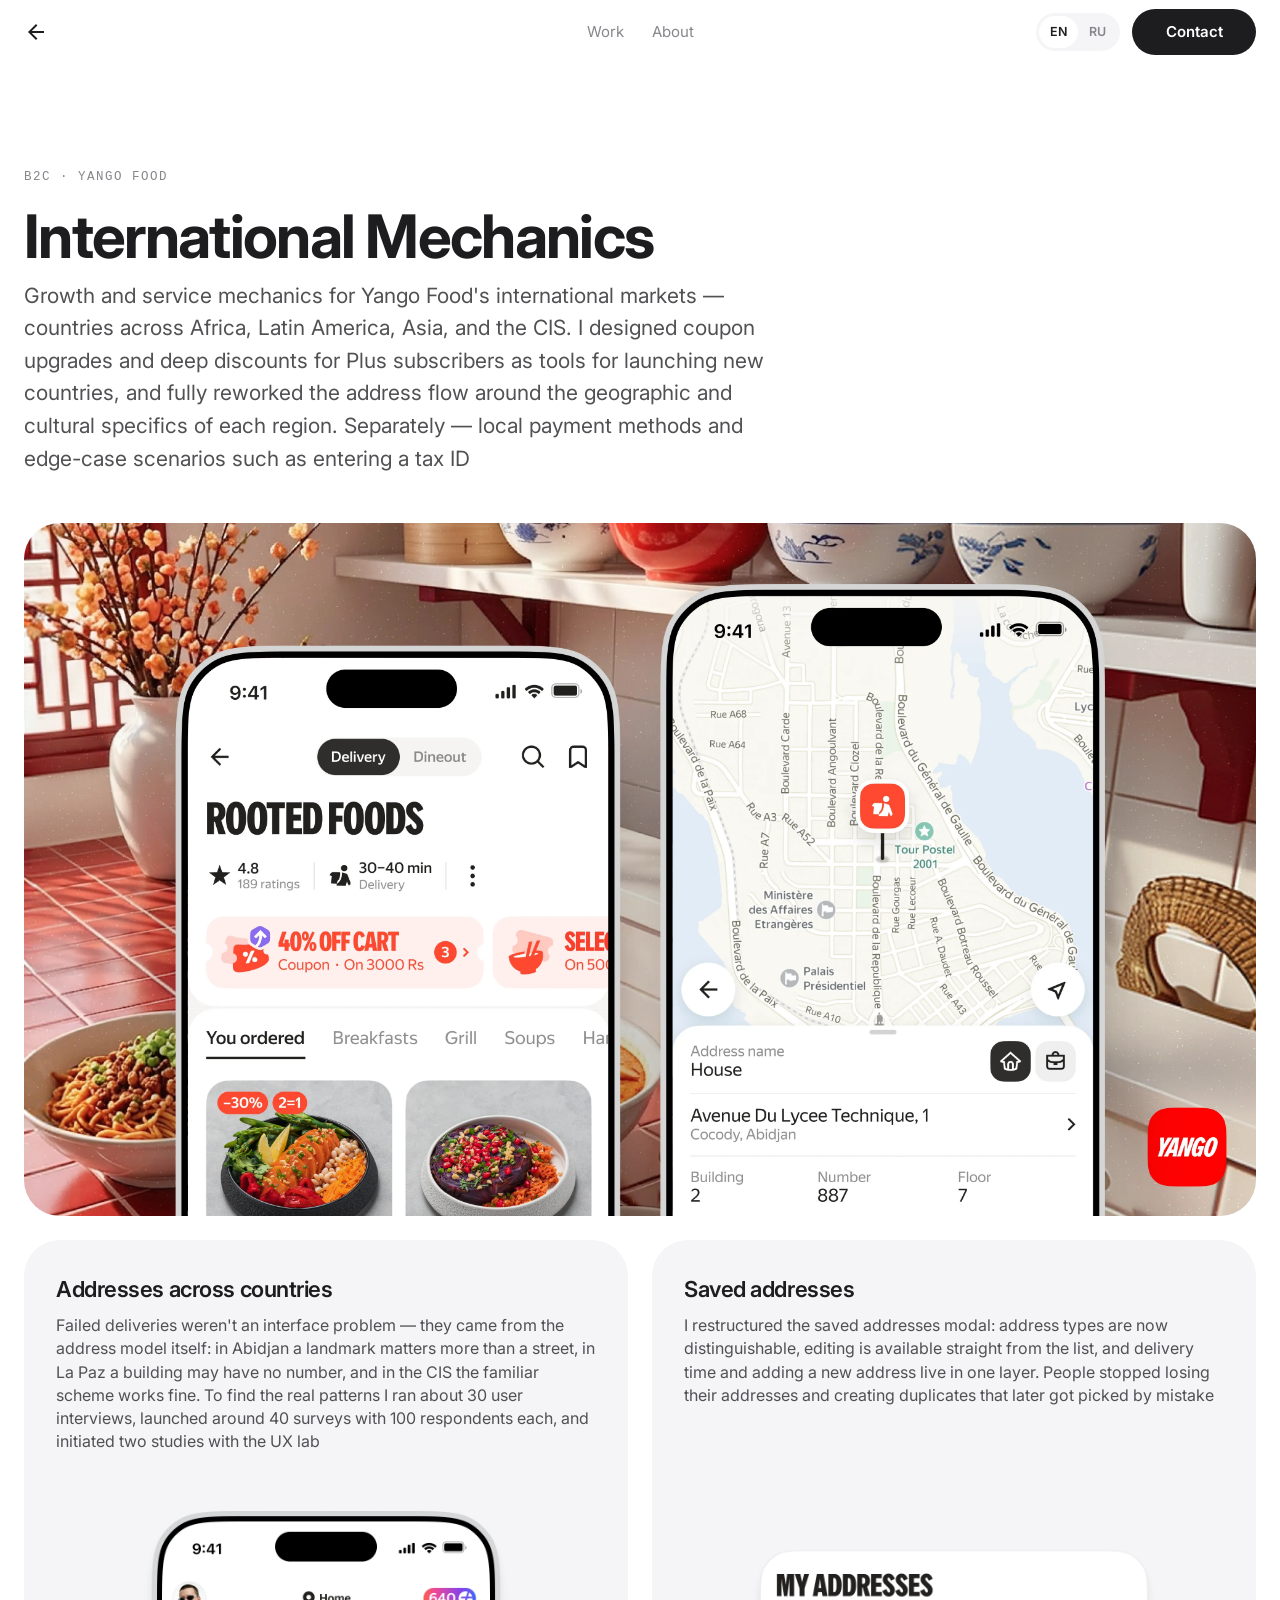
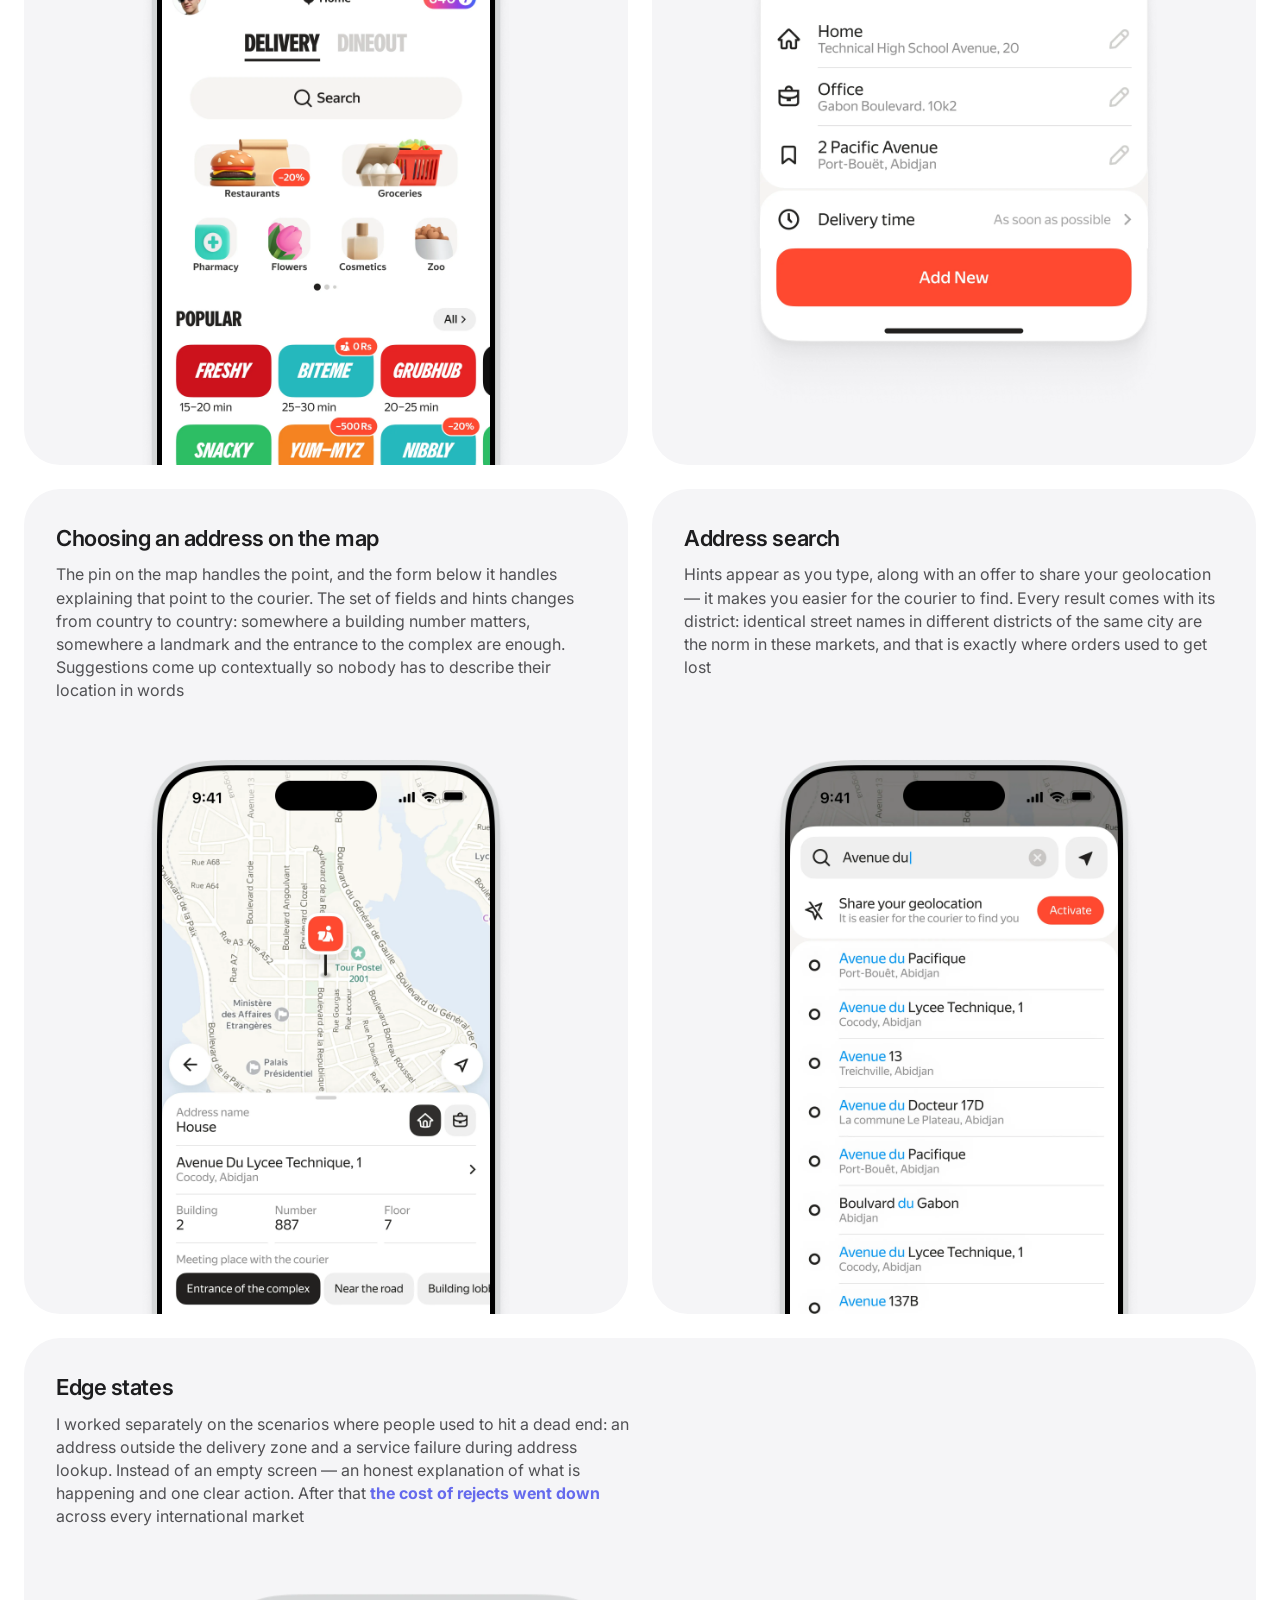
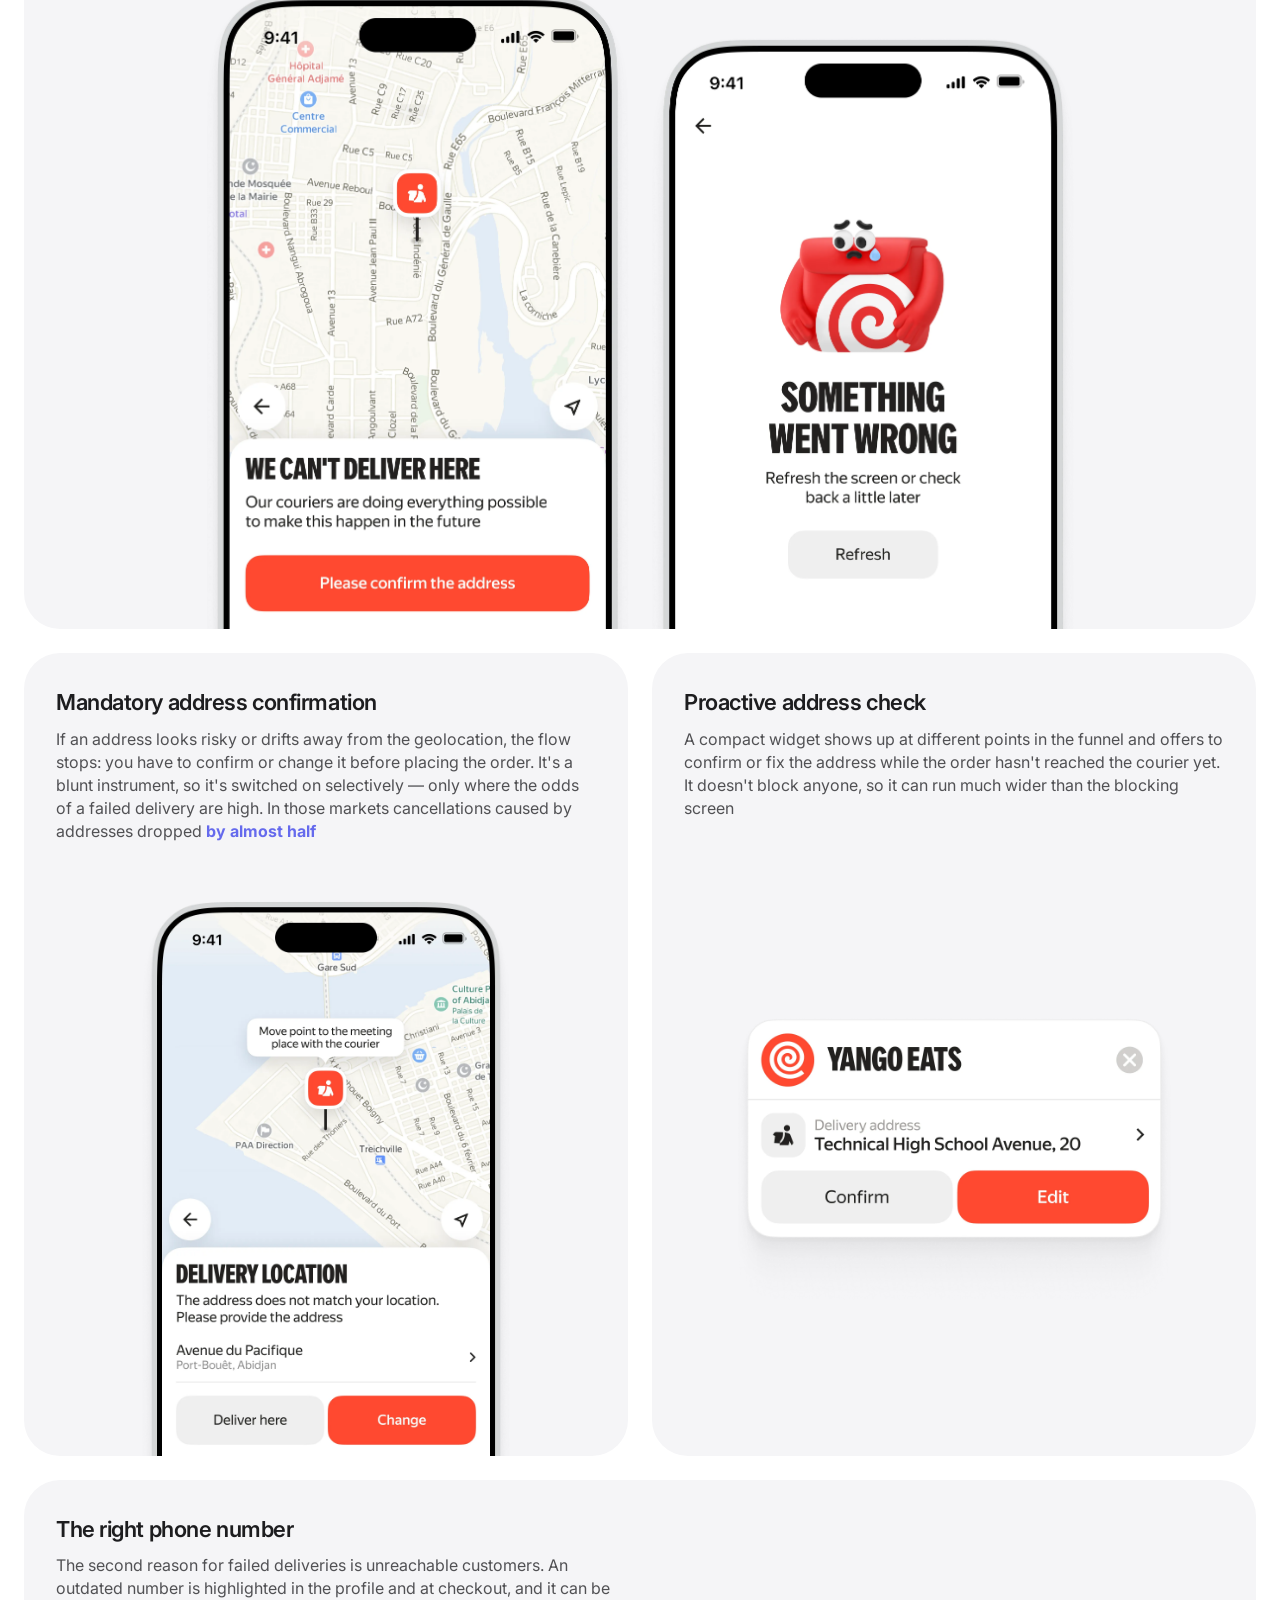
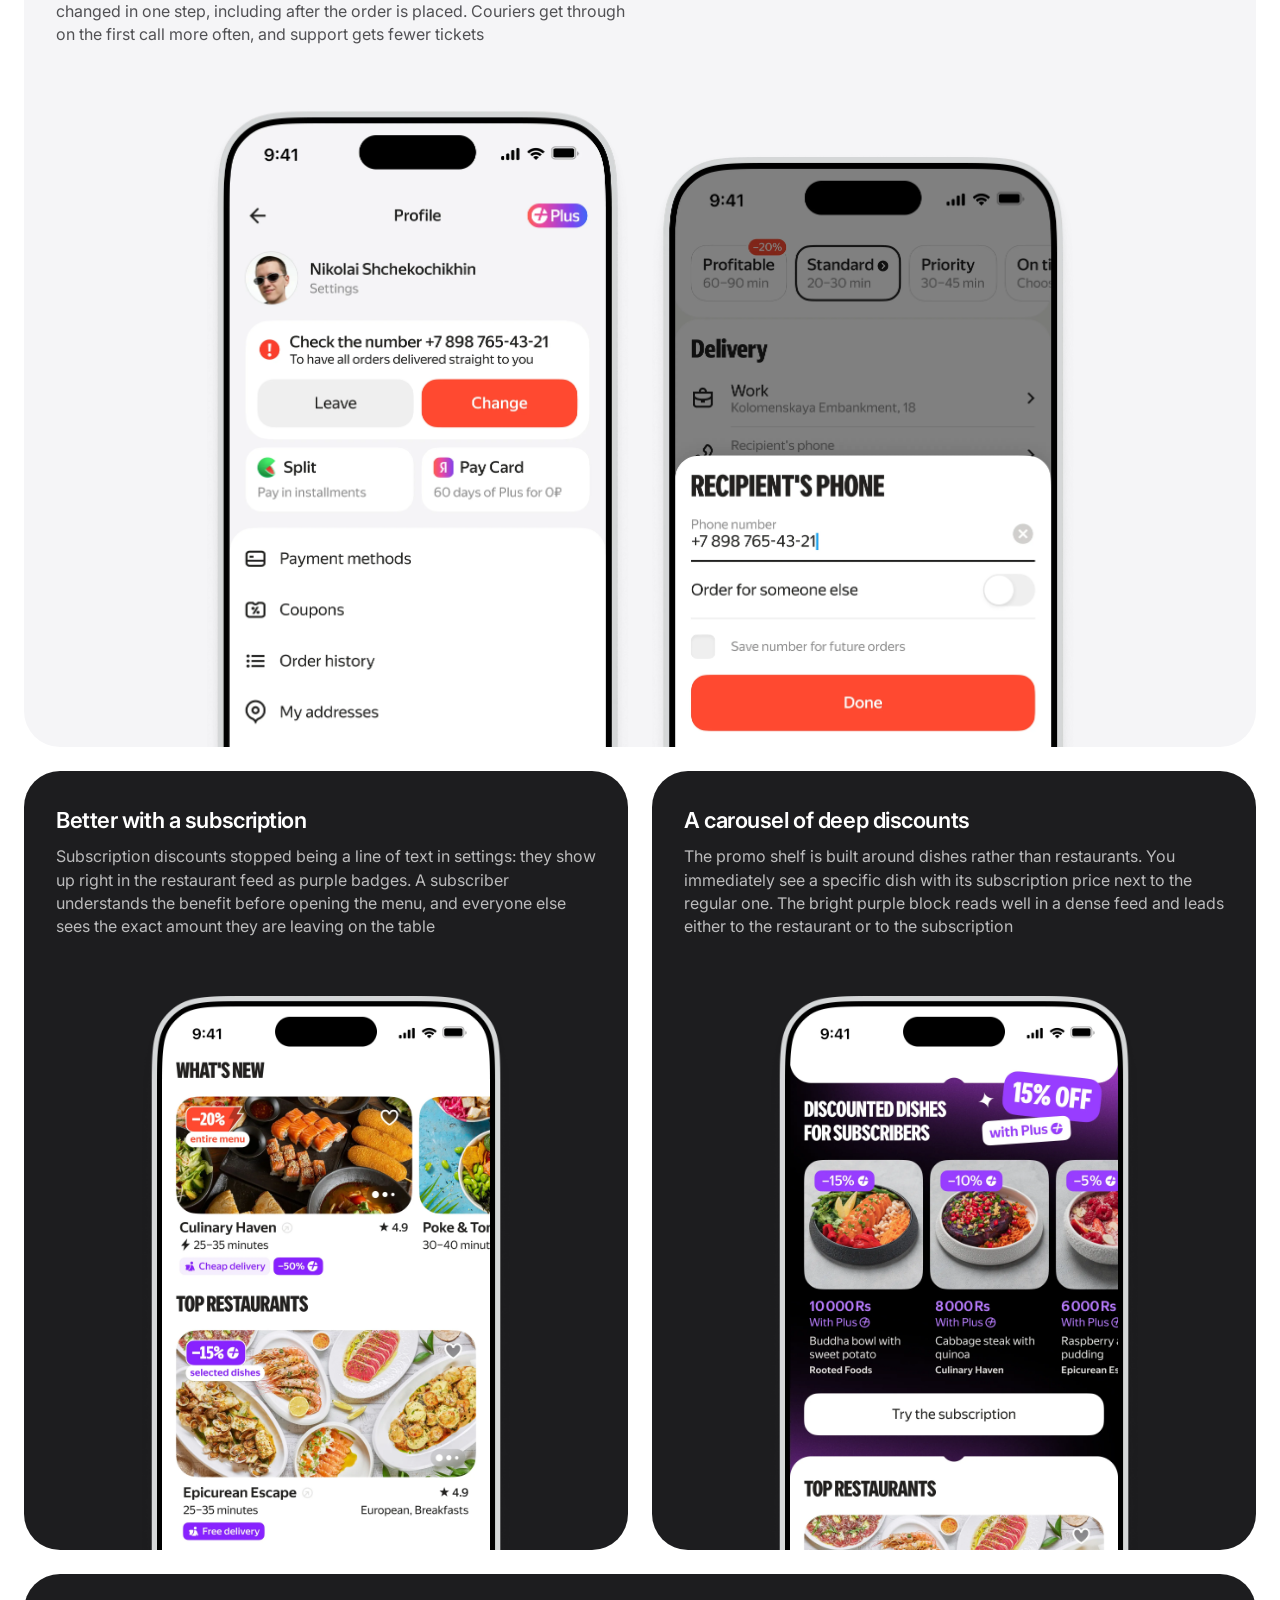
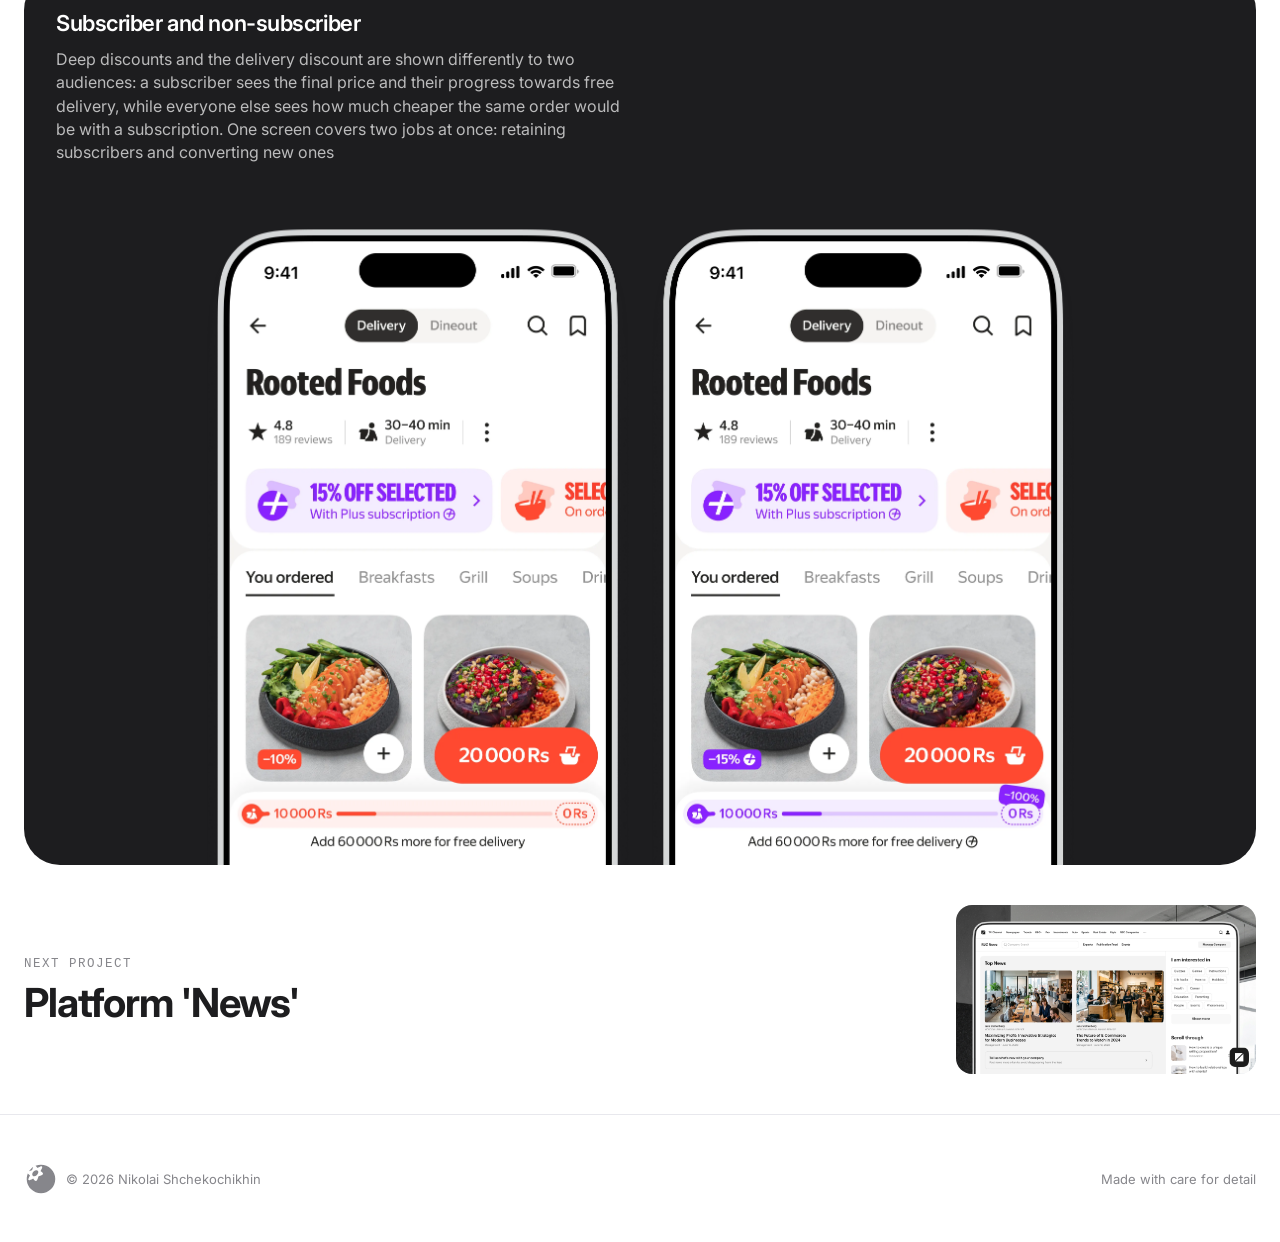
<file: projects/international-mechanics/index.html>
<!DOCTYPE html>
<html lang="en">
<head>
  <meta charset="UTF-8" />
  <meta name="viewport" content="width=device-width, initial-scale=1.0" />
  <title>Международные механики — Николай Щекочихин</title>
  <link rel="icon" type="image/svg+xml" href="../../assets/favicon.svg" />
  <link rel="apple-touch-icon" href="../../assets/apple-touch-icon.png" />
  <meta name="description" content="Кейс: Международные механики." />
  <link rel="preconnect" href="https://fonts.googleapis.com" />
  <link rel="preconnect" href="https://fonts.gstatic.com" crossorigin />
  <link href="https://fonts.googleapis.com/css2?family=Inter:wght@400;500;600;700;800&display=swap" rel="stylesheet" />
  <link rel="stylesheet" href="../../styles.css?v=4" />
  <!-- Yandex.Metrika counter -->
  <script type="text/javascript">
    (function(m,e,t,r,i,k,a){
        m[i]=m[i]||function(){(m[i].a=m[i].a||[]).push(arguments)};
        m[i].l=1*new Date();
        for (var j = 0; j < document.scripts.length; j++) {if (document.scripts[j].src === r) { return; }}
        k=e.createElement(t),a=e.getElementsByTagName(t)[0],k.async=1,k.src=r,a.parentNode.insertBefore(k,a)
    })(window, document,'script','https://mc.yandex.ru/metrika/tag.js?id=111039248', 'ym');

    ym(111039248, 'init', {ssr:true, webvisor:true, clickmap:true, ecommerce:"dataLayer", referrer: document.referrer, url: location.href, accurateTrackBounce:true, trackLinks:true});
  </script>
  <noscript><div><img src="https://mc.yandex.ru/watch/111039248" style="position:absolute; left:-9999px;" alt="" /></div></noscript>
  <!-- /Yandex.Metrika counter -->
</head>
<body>

  <!-- ============ HEADER (full-width sticky bar, back) ============ -->
  <header class="site-header">
    <div class="wrap nav">
      <a class="nav-back" href="../../index.html" aria-label="Назад"><svg viewBox="0 0 24 24" fill="none"><path fill-rule="evenodd" clip-rule="evenodd" d="M7.8 11L13.4 5.4L12 4L4 12L12 20L13.4 18.6L7.8 13H20V11H7.8Z" fill="currentColor"/></svg></a>
      <nav class="nav-links">
        <a href="../../index.html" data-ru="Работы" data-en="Work">Работы</a>
        <a href="../../about.html" data-ru="Обо мне" data-en="About">Обо мне</a>
      </nav>
      <div class="nav-right">
        <div class="lang-toggle" role="group" aria-label="Language">
          <button data-lang="en" class="active">EN</button>
          <button data-lang="ru">RU</button>
        </div>
        <a class="btn btn-primary" href="https://t.me/username" target="_blank" rel="noopener" aria-label="Связаться"><span class="cta-label" data-ru="Связаться" data-en="Contact">Связаться</span><svg class="cta-ic" viewBox="0 0 24 24" fill="none"><path d="M9.55825 14.3029L15.9202 19.0033C16.6462 19.4038 17.1702 19.1964 17.351 18.3292L19.9407 6.12583C20.2058 5.06284 19.5355 4.58072 18.841 4.89603L3.63455 10.7596C2.59657 11.1759 2.60262 11.755 3.44535 12.013L7.34766 13.231L16.3819 7.53138C16.8084 7.27275 17.1998 7.4118 16.8786 7.69693" fill="currentColor"/></svg></a>
      </div>
    </div>
  </header>

  <main>

    <!-- ========================= PROJECT HERO ========================= -->
    <section class="project-hero">
      <div class="wrap">
        <div class="eyebrow reveal" data-ru="B2C · Yango Food" data-en="B2C · Yango Food">B2C · Yango Food</div>
        <h1 class="display reveal" data-ru="Международные механики" data-en="International Mechanics">Международные механики</h1>
        <p class="project-summary reveal"
           data-ru="Ростовые и сервисные механики для международных рынков Yango Food — страны Африки, Латинской Америки, Азии и СНГ. Проектировал апгрейд купонов и глубокие скидки для подписчиков Плюса как инструменты запуска новых стран, а также полностью переработал флоу адресов под географические и культурные особенности регионов. Отдельно — локальные способы оплат и специфичные сценарии вроде ввода налогового номера"
           data-en="Growth and service mechanics for Yango Food's international markets — countries across Africa, Latin America, Asia, and the CIS. I designed coupon upgrades and deep discounts for Plus subscribers as tools for launching new countries, and fully reworked the address flow around the geographic and cultural specifics of each region. Separately — local payment methods and edge-case scenarios such as entering a tax ID">Growth and service mechanics for Yango Food's international markets — countries across Africa, Latin America, Asia, and the CIS. I designed coupon upgrades and deep discounts for Plus subscribers as tools for launching new countries, and fully reworked the address flow around the geographic and cultural specifics of each region. Separately — local payment methods and edge-case scenarios such as entering a tax ID</p>
      </div>
    </section>

    <!-- ============================================================
         КЕЙС — карточки (v2). Одна карточка = опц. текст сверху + одна
         картинка на сером. Аспект задаёт сама картинка (прозрачный PNG).
           .ccard        половина ширины
           +.full        на всю ширину сетки
           +.fill        без текста — картинка на всю карточку
           +.dark        тёмная
         Метрики в тексте — <span class="metric"> (нужен data-html на <p>).
         Картинки: img/NN-sq.webp | img/NN-16x9.webp
         ============================================================ -->
    <div class="wrap">
      <div class="case-flow">

        <!-- Обложка кейса — 16:9, без текста -->
        <div class="ccard fill full reveal">
          <div class="cm"><img src="img/01-cover-wide.webp" width="4000" height="2250" alt="" loading="eager"></div>
        </div>

        <!-- ГРУППА 1 · Адреса -->

        <!-- 02 · Исследования -->
        <div class="ccard reveal">
          <div class="ct">
            <h3 data-ru="Адреса в разных странах" data-en="Addresses across countries">Addresses across countries</h3>
            <p data-ru="Недовозы упирались не в интерфейс, а в саму модель адреса: в Абиджане ориентир важнее улицы, в Ла-Пасе у дома может не быть номера, в СНГ работает привычная схема. Чтобы найти реальные паттерны, я провёл около 30 встреч с пользователями, запустил порядка 40 опросов с выборкой по 100 человек и инициировал два исследования с UX-лабораторией"
               data-en="Failed deliveries weren't an interface problem — they came from the address model itself: in Abidjan a landmark matters more than a street, in La Paz a building may have no number, and in the CIS the familiar scheme works fine. To find the real patterns I ran about 30 user interviews, launched around 40 surveys with 100 respondents each, and initiated two studies with the UX lab">Failed deliveries weren't an interface problem — they came from the address model itself: in Abidjan a landmark matters more than a street, in La Paz a building may have no number, and in the CIS the familiar scheme works fine. To find the real patterns I ran about 30 user interviews, launched around 40 surveys with 100 respondents each, and initiated two studies with the UX lab</p>
          </div>
          <div class="cm"><img src="img/02-sq.webp" width="2800" height="2800" alt="" loading="lazy"></div>
        </div>

        <!-- 03 · Сохранённые адреса -->
        <div class="ccard reveal">
          <div class="ct">
            <h3 data-ru="Сохранённые адреса" data-en="Saved addresses">Saved addresses</h3>
            <p data-ru="Переструктурировал модалку адресов: типы адресов стали различимы, редактирование доступно прямо из списка, время доставки и добавление нового адреса собраны в один слой. Пользователи перестали терять свои адреса и плодить дубли, которые потом выбирались по ошибке"
               data-en="I restructured the saved addresses modal: address types are now distinguishable, editing is available straight from the list, and delivery time and adding a new address live in one layer. People stopped losing their addresses and creating duplicates that later got picked by mistake">I restructured the saved addresses modal: address types are now distinguishable, editing is available straight from the list, and delivery time and adding a new address live in one layer. People stopped losing their addresses and creating duplicates that later got picked by mistake</p>
          </div>
          <div class="cm"><img src="img/03-sq.webp" width="2800" height="2800" alt="" loading="lazy"></div>
        </div>

        <!-- 04 · Выбор адреса на карте -->
        <div class="ccard reveal">
          <div class="ct">
            <h3 data-ru="Выбор адреса на карте" data-en="Choosing an address on the map">Choosing an address on the map</h3>
            <p data-ru="Пин на карте отвечает за точку, а форма под картой за то, как эту точку объяснить курьеру. Состав полей и подсказок меняется в зависимости от страны: где-то важен номер здания, где-то достаточно ориентира и входа в комплекс. Саджесты подставляются контекстно, чтобы человеку не приходилось описывать своё местоположение словами"
               data-en="The pin on the map handles the point, and the form below it handles explaining that point to the courier. The set of fields and hints changes from country to country: somewhere a building number matters, somewhere a landmark and the entrance to the complex are enough. Suggestions come up contextually so nobody has to describe their location in words">The pin on the map handles the point, and the form below it handles explaining that point to the courier. The set of fields and hints changes from country to country: somewhere a building number matters, somewhere a landmark and the entrance to the complex are enough. Suggestions come up contextually so nobody has to describe their location in words</p>
          </div>
          <div class="cm"><img src="img/04-sq.webp" width="2800" height="2800" alt="" loading="lazy"></div>
        </div>

        <!-- 05 · Поиск адреса -->
        <div class="ccard reveal">
          <div class="ct">
            <h3 data-ru="Поиск адреса" data-en="Address search">Address search</h3>
            <p data-ru="Подсказки появляются по мере ввода, вместе с предложением поделиться геолокацией — так курьеру проще найти человека. Каждый результат показываем с районом: одинаковые названия улиц в разных районах одного города для этих рынков норма, и именно на этом раньше терялись заказы"
               data-en="Hints appear as you type, along with an offer to share your geolocation — it makes you easier for the courier to find. Every result comes with its district: identical street names in different districts of the same city are the norm in these markets, and that is exactly where orders used to get lost">Hints appear as you type, along with an offer to share your geolocation — it makes you easier for the courier to find. Every result comes with its district: identical street names in different districts of the same city are the norm in these markets, and that is exactly where orders used to get lost</p>
          </div>
          <div class="cm"><img src="img/05-sq.webp" width="2800" height="2800" alt="" loading="lazy"></div>
        </div>

        <!-- 06 · Пограничные состояния -->
        <div class="ccard full reveal">
          <div class="ct">
            <h3 data-ru="Пограничные состояния" data-en="Edge states">Edge states</h3>
            <p data-html data-ru="Отдельно проработал сценарии, где пользователь раньше упирался в тупик: адрес вне зоны доставки и сбой сервиса при подборе адреса. Вместо пустого экрана — честное объяснение, что происходит, и одно понятное действие. После этого <span class='metric'>стоимость отказов снизилась</span> на всех международных рынках"
               data-en="I worked separately on the scenarios where people used to hit a dead end: an address outside the delivery zone and a service failure during address lookup. Instead of an empty screen — an honest explanation of what is happening and one clear action. After that <span class='metric'>the cost of rejects went down</span> across every international market">I worked separately on the scenarios where people used to hit a dead end: an address outside the delivery zone and a service failure during address lookup. Instead of an empty screen — an honest explanation of what is happening and one clear action. After that <span class='metric'>the cost of rejects went down</span> across every international market</p>
          </div>
          <div class="cm"><img src="img/06-16x9.webp" width="4978" height="2800" alt="" loading="lazy"></div>
        </div>

        <!-- 07 · Блокирующий сценарий -->
        <div class="ccard reveal">
          <div class="ct">
            <h3 data-ru="Обязательное уточнение адреса" data-en="Mandatory address confirmation">Mandatory address confirmation</h3>
            <p data-html data-ru="Если адрес выглядит проблемным или расходится с геопозицией, флоу останавливается: подтвердить или изменить адрес нужно до оформления заказа. Инструмент жёсткий, поэтому включается точечно — только там, где вероятность недовоза высокая. На таких рынках отмены из-за адреса упали <span class='metric'>почти вдвое</span>"
               data-en="If an address looks risky or drifts away from the geolocation, the flow stops: you have to confirm or change it before placing the order. It's a blunt instrument, so it's switched on selectively — only where the odds of a failed delivery are high. In those markets cancellations caused by addresses dropped <span class='metric'>by almost half</span>">If an address looks risky or drifts away from the geolocation, the flow stops: you have to confirm or change it before placing the order. It's a blunt instrument, so it's switched on selectively — only where the odds of a failed delivery are high. In those markets cancellations caused by addresses dropped <span class='metric'>by almost half</span></p>
          </div>
          <div class="cm"><img src="img/07-sq.webp" width="2800" height="2800" alt="" loading="lazy"></div>
        </div>

        <!-- 08 · Проактивное уточнение -->
        <div class="ccard reveal">
          <div class="ct">
            <h3 data-ru="Проактивное уточнение" data-en="Proactive address check">Proactive address check</h3>
            <p data-ru="Компактный виджет появляется на разных этапах воронки и предлагает подтвердить или поправить адрес, пока заказ ещё не ушёл курьеру. Он не блокирует пользователя, поэтому показывается шире, чем блокирующий экран"
               data-en="A compact widget shows up at different points in the funnel and offers to confirm or fix the address while the order hasn't reached the courier yet. It doesn't block anyone, so it can run much wider than the blocking screen">A compact widget shows up at different points in the funnel and offers to confirm or fix the address while the order hasn't reached the courier yet. It doesn't block anyone, so it can run much wider than the blocking screen</p>
          </div>
          <div class="cm"><img src="img/08-sq.webp" width="2800" height="2800" alt="" loading="lazy"></div>
        </div>

        <!-- ГРУППА 2 · Недозвоны -->

        <!-- 09 · Телефон в профиле и на чекауте -->
        <div class="ccard full reveal">
          <div class="ct">
            <h3 data-ru="Актуальный номер телефона" data-en="The right phone number">The right phone number</h3>
            <p data-ru="Вторая причина недовозов — недозвоны. Неактуальный номер подсвечивается в профиле и на чекауте, сменить его можно в один шаг, в том числе уже после создания заказа. Курьер дозванивается с первой попытки чаще, а поддержка получает меньше обращений"
               data-en="The second reason for failed deliveries is unreachable customers. An outdated number is highlighted in the profile and at checkout, and it can be changed in one step, including after the order is placed. Couriers get through on the first call more often, and support gets fewer tickets">The second reason for failed deliveries is unreachable customers. An outdated number is highlighted in the profile and at checkout, and it can be changed in one step, including after the order is placed. Couriers get through on the first call more often, and support gets fewer tickets</p>
          </div>
          <div class="cm"><img src="img/09-16x9.webp" width="4978" height="2800" alt="" loading="lazy"></div>
        </div>

        <!-- ГРУППА 3 · Подписка (тёмные) -->

        <!-- 10 · Офферы в ленте -->
        <div class="ccard dark reveal">
          <div class="ct">
            <h3 data-ru="Выгоднее с подпиской" data-en="Better with a subscription">Better with a subscription</h3>
            <p data-ru="Скидки по подписке перестали быть текстом в настройках: они видны прямо в ленте ресторанов фиолетовыми бейджами. Подписчик понимает свою выгоду ещё до входа в меню, неподписчик видит конкретную сумму, которую теряет"
               data-en="Subscription discounts stopped being a line of text in settings: they show up right in the restaurant feed as purple badges. A subscriber understands the benefit before opening the menu, and everyone else sees the exact amount they are leaving on the table">Subscription discounts stopped being a line of text in settings: they show up right in the restaurant feed as purple badges. A subscriber understands the benefit before opening the menu, and everyone else sees the exact amount they are leaving on the table</p>
          </div>
          <div class="cm"><img src="img/10-sq-dark.webp" width="2800" height="2800" alt="" loading="lazy"></div>
        </div>

        <!-- 11 · Промо-карусель -->
        <div class="ccard dark reveal">
          <div class="ct">
            <h3 data-ru="Карусель глубоких скидок" data-en="A carousel of deep discounts">A carousel of deep discounts</h3>
            <p data-ru="Промо-полка построена вокруг блюд, а не ресторанов. Пользователь сразу видит конкретное блюдо и его цену по подписке рядом с обычной. Яркий фиолетовый блок хорошо считывается в плотной ленте и ведёт либо в ресторан, либо на оформление подписки"
               data-en="The promo shelf is built around dishes rather than restaurants. You immediately see a specific dish with its subscription price next to the regular one. The bright purple block reads well in a dense feed and leads either to the restaurant or to the subscription">The promo shelf is built around dishes rather than restaurants. You immediately see a specific dish with its subscription price next to the regular one. The bright purple block reads well in a dense feed and leads either to the restaurant or to the subscription</p>
          </div>
          <div class="cm"><img src="img/11-sq-dark.webp" width="2800" height="2800" alt="" loading="lazy"></div>
        </div>

        <!-- 12 · Меню: подписчик и неподписчик -->
        <div class="ccard full dark reveal">
          <div class="ct">
            <h3 data-ru="Подписчик и неподписчик" data-en="Subscriber and non-subscriber">Subscriber and non-subscriber</h3>
            <p data-ru="Глубокие скидки и скидка на доставку показываются по-разному двум аудиториям: подписчик видит итоговую цену и свой прогресс до бесплатной доставки, неподписчик — насколько дешевле тот же заказ был бы с подпиской. Один экран закрывает сразу две задачи: удержание подписчиков и конверсию в подписку"
               data-en="Deep discounts and the delivery discount are shown differently to two audiences: a subscriber sees the final price and their progress towards free delivery, while everyone else sees how much cheaper the same order would be with a subscription. One screen covers two jobs at once: retaining subscribers and converting new ones">Deep discounts and the delivery discount are shown differently to two audiences: a subscriber sees the final price and their progress towards free delivery, while everyone else sees how much cheaper the same order would be with a subscription. One screen covers two jobs at once: retaining subscribers and converting new ones</p>
          </div>
          <div class="cm"><img src="img/12-16x9-dark.webp" width="4978" height="2800" alt="" loading="lazy"></div>
        </div>

      </div>
    </div>

    <!-- ========================= NEXT PROJECT (компактно) ========================= -->
    <section class="next">
      <div class="wrap reveal">
        <a href="../platform-news/index.html">
          <div class="next-text">
            <span class="eyebrow" data-ru="Следующий проект" data-en="Next project">Следующий проект</span>
            <h2 class="display" data-ru="Платформа «Новости»" data-en="Platform 'News'">Платформа «Новости»</h2>
          </div>
          <div class="next-cover"><img src="../platform-news/img/01-cover-wide.webp" width="4000" height="2250" alt="Platform 'News'" loading="lazy" style="aspect-ratio:16/9;object-fit:cover"></div>
        </a>
      </div>
    </section>

  </main>

  <div class="wrap">
    <div class="legal legal--divided">
      <div class="legal-left">
        <svg class="legal-logo" viewBox="0 0 1000 1000" width="34" height="34" role="img" aria-label="Ponache" xmlns="http://www.w3.org/2000/svg"><path d="M339.114 111.918C491.375 48.8656 673.201 79.2308 796.985 203.015C961.005 367.035 961.005 632.964 796.985 796.984C632.964 961.004 367.035 961.004 203.015 796.984C79.2368 673.206 48.8686 491.391 111.909 339.134C122.295 353.049 142.346 368.493 170.668 390.302C173.2 392.251 174.467 393.227 174.774 394.788C174.821 395.027 174.85 395.276 174.863 395.529C174.941 397.183 174.018 399.047 172.165 402.77C136.693 474.069 118.953 509.718 130.881 526.365C132.595 528.757 134.673 530.835 137.065 532.55C153.711 544.479 189.363 526.743 260.663 491.27C264.385 489.418 266.247 488.49 267.901 488.567C268.154 488.579 268.403 488.61 268.643 488.657C270.204 488.964 271.182 490.233 273.132 492.767C310.478 541.267 329.155 565.514 353.462 558.495C356.954 557.487 360.438 556.08 363.838 554.302C387.504 541.924 398.904 505.51 421.703 432.689C422.894 428.887 423.489 426.985 424.836 425.502C425.043 425.274 425.262 425.055 425.49 424.849C426.972 423.503 428.875 422.907 432.676 421.717C505.497 398.917 541.911 387.517 554.289 363.852C556.067 360.452 557.474 356.967 558.483 353.475C565.502 329.167 541.253 310.492 492.753 273.145C490.22 271.195 488.951 270.217 488.644 268.655C488.597 268.416 488.567 268.166 488.555 267.913C488.478 266.26 489.405 264.398 491.256 260.677C526.729 189.376 544.466 153.725 532.536 137.078C530.822 134.686 528.745 132.608 526.353 130.894C509.706 118.966 474.056 136.706 402.758 172.178C399.035 174.03 397.171 174.953 395.517 174.875C395.263 174.863 395.014 174.833 394.775 174.786C393.214 174.479 392.238 173.214 390.288 170.682C368.476 142.355 353.03 122.302 339.114 111.918ZM282.215 282.219C323.22 241.214 378.623 230.133 405.959 257.47C433.296 284.806 422.215 340.208 381.21 381.213C340.205 422.218 284.803 433.298 257.466 405.962C230.13 378.625 241.211 323.224 282.215 282.219ZM269.726 148.654C261.27 168.294 252.851 195.179 241.713 230.754C240.523 234.556 239.928 236.459 238.582 237.941C238.376 238.169 238.156 238.388 237.929 238.595C236.446 239.941 234.543 240.536 230.74 241.727C195.17 252.863 168.287 261.281 148.648 269.736C164.146 246.14 182.268 223.762 203.015 203.015C223.759 182.271 246.134 164.151 269.726 148.654Z" fill="currentColor"/></svg>
        <span>© <span data-year></span> <span data-ru="Николай Щекочихин" data-en="Nikolai Shchekochikhin">Николай Щекочихин</span></span>
      </div>
      <span data-ru="Сделано с любовью к деталям" data-en="Made with care for detail">Сделано с любовью к деталям</span>
    </div>
  </div>

  <script src="../../main.js?v=4"></script>
</body>
</html>
</file>
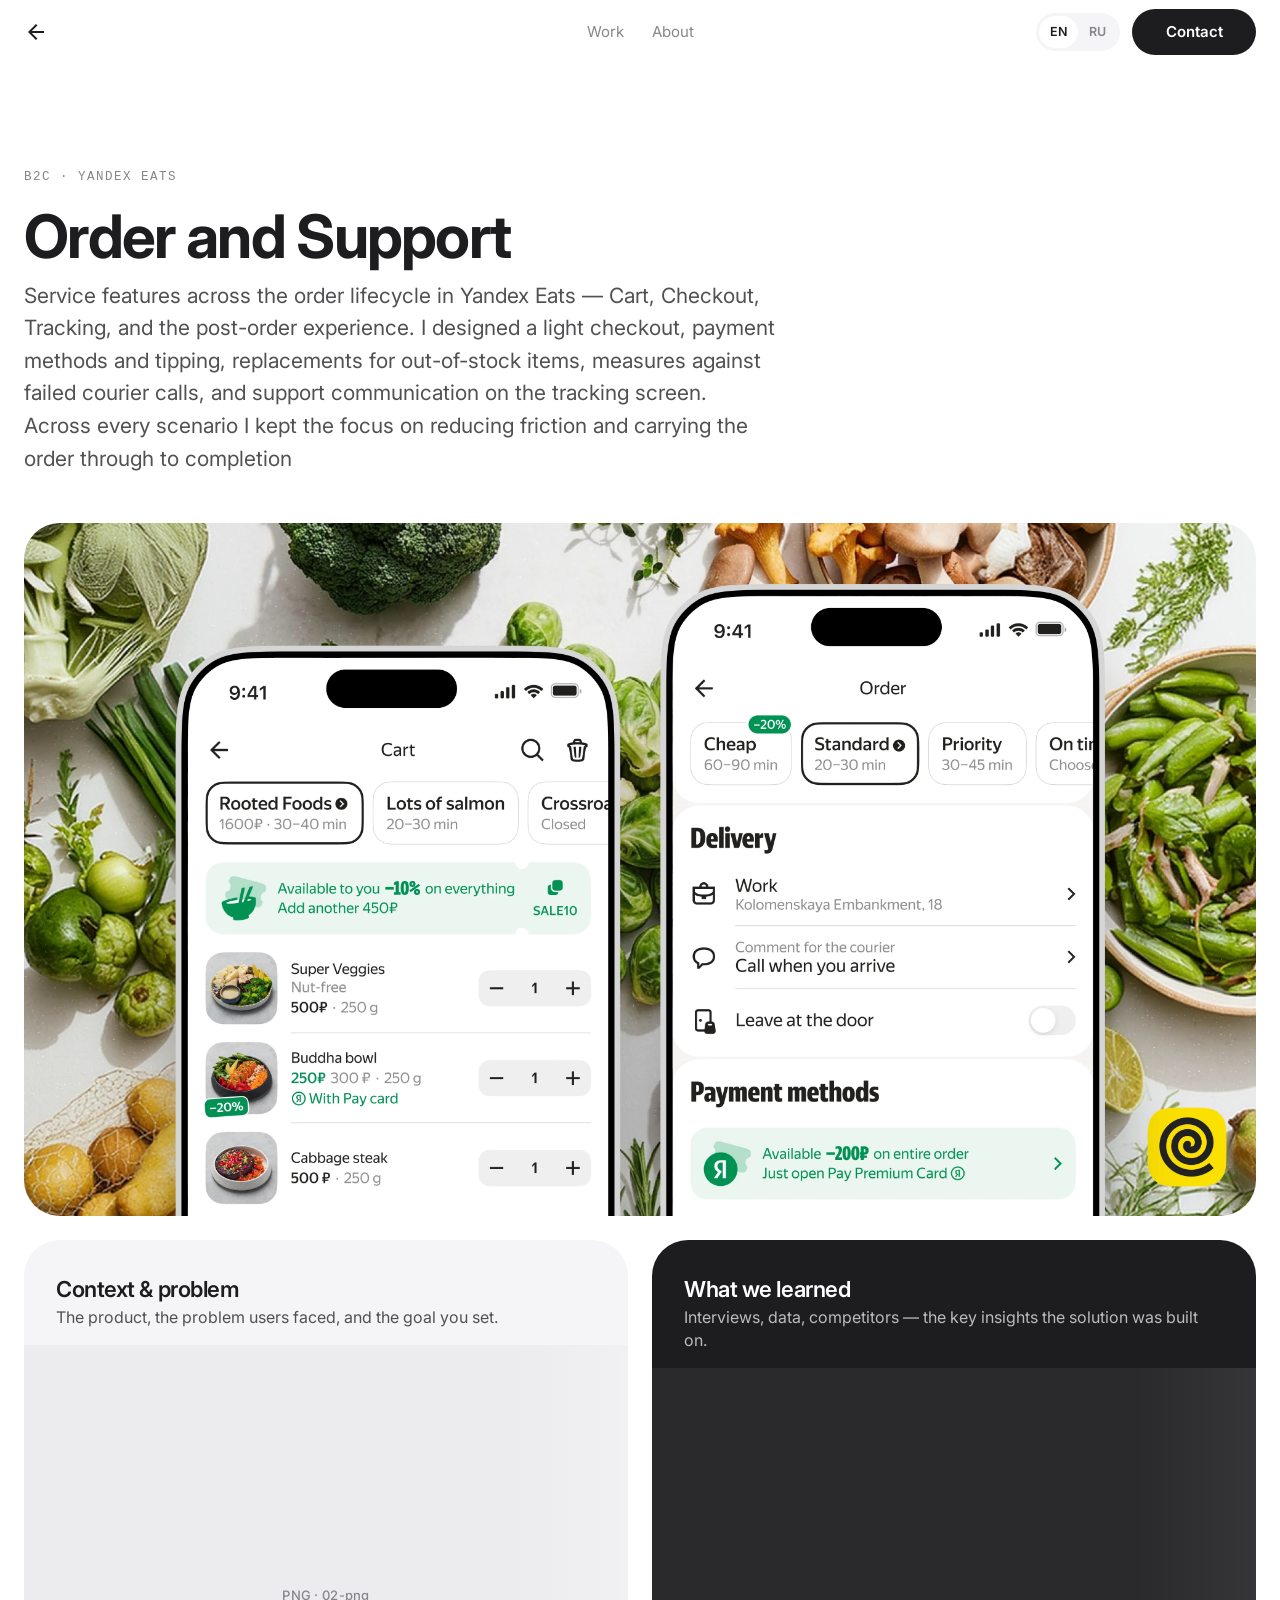
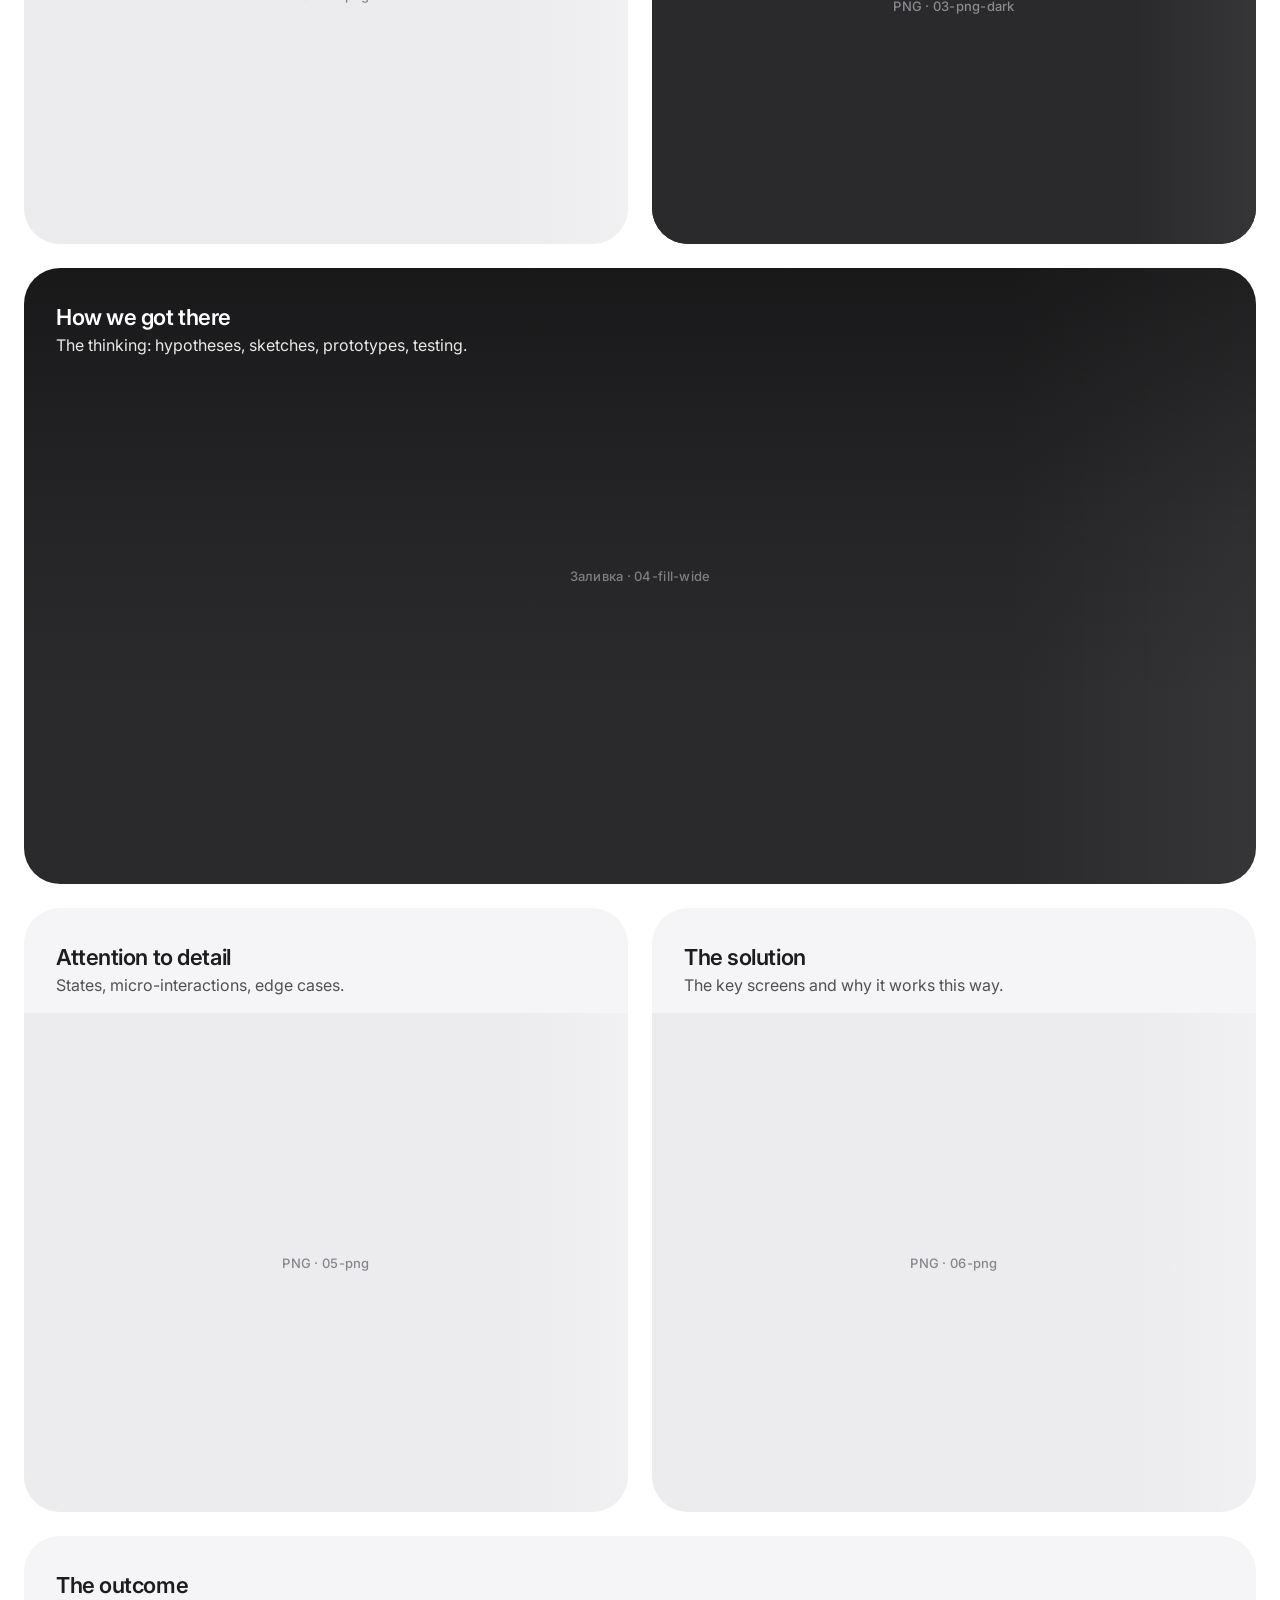
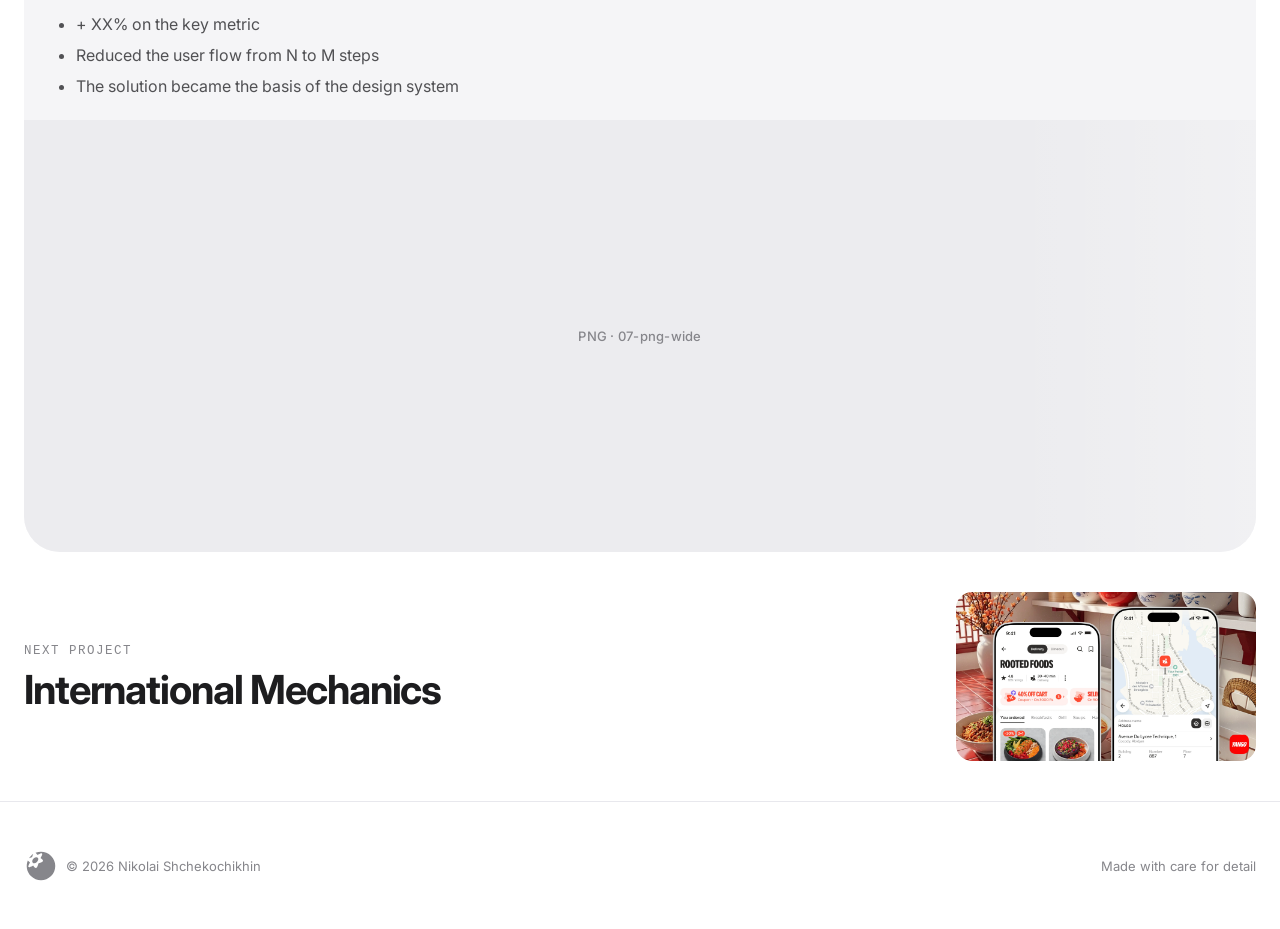
<file: projects/order-and-support/index.html>
<!DOCTYPE html>
<html lang="en">
<head>
  <meta charset="UTF-8" />
  <meta name="viewport" content="width=device-width, initial-scale=1.0" />
  <title>Заказ и Поддержка — Николай Щекочихин</title>
  <link rel="icon" type="image/svg+xml" href="../../assets/favicon.svg" />
  <link rel="apple-touch-icon" href="../../assets/apple-touch-icon.png" />
  <meta name="description" content="Кейс: Заказ и Поддержка." />
  <link rel="preconnect" href="https://fonts.googleapis.com" />
  <link rel="preconnect" href="https://fonts.gstatic.com" crossorigin />
  <link href="https://fonts.googleapis.com/css2?family=Inter:wght@400;500;600;700;800&display=swap" rel="stylesheet" />
  <link rel="stylesheet" href="../../styles.css?v=4" />
  <!-- Yandex.Metrika counter -->
  <script type="text/javascript">
    (function(m,e,t,r,i,k,a){
        m[i]=m[i]||function(){(m[i].a=m[i].a||[]).push(arguments)};
        m[i].l=1*new Date();
        for (var j = 0; j < document.scripts.length; j++) {if (document.scripts[j].src === r) { return; }}
        k=e.createElement(t),a=e.getElementsByTagName(t)[0],k.async=1,k.src=r,a.parentNode.insertBefore(k,a)
    })(window, document,'script','https://mc.yandex.ru/metrika/tag.js?id=111039248', 'ym');

    ym(111039248, 'init', {ssr:true, webvisor:true, clickmap:true, ecommerce:"dataLayer", referrer: document.referrer, url: location.href, accurateTrackBounce:true, trackLinks:true});
  </script>
  <noscript><div><img src="https://mc.yandex.ru/watch/111039248" style="position:absolute; left:-9999px;" alt="" /></div></noscript>
  <!-- /Yandex.Metrika counter -->
</head>
<body>

  <!-- ============ HEADER (full-width sticky bar, back) ============ -->
  <header class="site-header">
    <div class="wrap nav">
      <a class="nav-back" href="../../index.html" aria-label="Назад"><svg viewBox="0 0 24 24" fill="none"><path fill-rule="evenodd" clip-rule="evenodd" d="M7.8 11L13.4 5.4L12 4L4 12L12 20L13.4 18.6L7.8 13H20V11H7.8Z" fill="currentColor"/></svg></a>
      <nav class="nav-links">
        <a href="../../index.html" data-ru="Работы" data-en="Work">Работы</a>
        <a href="../../about.html" data-ru="Обо мне" data-en="About">Обо мне</a>
      </nav>
      <div class="nav-right">
        <div class="lang-toggle" role="group" aria-label="Language">
          <button data-lang="en" class="active">EN</button>
          <button data-lang="ru">RU</button>
        </div>
        <a class="btn btn-primary" href="https://t.me/username" target="_blank" rel="noopener" aria-label="Связаться"><span class="cta-label" data-ru="Связаться" data-en="Contact">Связаться</span><svg class="cta-ic" viewBox="0 0 24 24" fill="none"><path d="M9.55825 14.3029L15.9202 19.0033C16.6462 19.4038 17.1702 19.1964 17.351 18.3292L19.9407 6.12583C20.2058 5.06284 19.5355 4.58072 18.841 4.89603L3.63455 10.7596C2.59657 11.1759 2.60262 11.755 3.44535 12.013L7.34766 13.231L16.3819 7.53138C16.8084 7.27275 17.1998 7.4118 16.8786 7.69693" fill="currentColor"/></svg></a>
      </div>
    </div>
  </header>

  <main>

    <!-- ========================= PROJECT HERO ========================= -->
    <section class="project-hero">
      <div class="wrap">
        <div class="eyebrow reveal" data-ru="B2C · Yandex Eats" data-en="B2C · Yandex Eats">B2C · Yandex Eats</div>
        <h1 class="display reveal" data-ru="Заказ и Поддержка" data-en="Order and Support">Заказ и Поддержка</h1>
        <p class="project-summary reveal"
           data-ru="Сервисные фичи пользовательского цикла заказа в Яндекс Еде — Корзина, Чекаут, Трекинг и опыт после заказа. Проектировал лайт-чекаут, работу со способами оплат и чаевыми, замены разобранных товаров, борьбу с недозвонами и коммуникацию поддержки на трекинге. Через все сценарии держал фокус на снижении трения и доведении заказа до конца"
           data-en="Service features across the order lifecycle in Yandex Eats — Cart, Checkout, Tracking, and the post-order experience. I designed a light checkout, payment methods and tipping, replacements for out-of-stock items, measures against failed courier calls, and support communication on the tracking screen. Across every scenario I kept the focus on reducing friction and carrying the order through to completion">Service features across the order lifecycle in Yandex Eats — Cart, Checkout, Tracking, and the post-order experience. I designed a light checkout, payment methods and tipping, replacements for out-of-stock items, measures against failed courier calls, and support communication on the tracking screen. Across every scenario I kept the focus on reducing friction and carrying the order through to completion</p>
      </div>
    </section>

    <!-- ============================================================
         КЕЙС — плашки. Сетка 2 колонки, отступы 24px.

         ТРИ ТИПА (класс .feature-card + модификатор):
           .media-only    ТИП 1 · Обложка — только картинка, без текста
           (базовый)      ТИП 2 · Текст + PNG — текст сверху, PNG снизу на серой плашке
           .overlay       ТИП 3 · Текст + заливка — картинка на всю плашку, белый текст поверх
         МОДИФИКАТОРЫ (комбинируются с ЛЮБЫМ типом):
           .span2         на всю ширину сетки (без него — половина, 1 колонка)
           .dark          тёмная плашка (для типа 2)

         КАРТИНКИ лежат в projects/<slug>/img/ и именуются:
           {NN}-{type}[-{mod}...].{ext}
           NN=порядок (01,02…) · type=cover|png|fill · mod=wide|dark
           напр.: 01-cover-wide.webp · 02-png.webp · 03-png-dark.webp · 04-fill-wide.webp
         Плейсхолдер <div class="ph"> заменяется на <img src="img/…" alt="">.
         ============================================================ -->
    <div class="wrap">
      <div class="case-flow">

        <!-- ТИП 1 · Обложка на всю ширину — 01-cover-wide.webp -->
        <div class="feature-card media-only span2 reveal">
          <div class="ft-media"><img src="img/01-cover-wide.webp" width="4000" height="2250" alt=""></div>
        </div>

        <!-- ТИП 2 · Текст + PNG (серая) — 02-png.webp -->
        <div class="feature-card reveal">
          <div class="ft-text">
            <h3 data-ru="Контекст и задача" data-en="Context & problem">Контекст и задача</h3>
            <p data-ru="Что за продукт, какую проблему испытывали пользователи и какую цель поставили."
               data-en="The product, the problem users faced, and the goal you set.">Что за продукт, какую проблему испытывали пользователи и какую цель поставили.</p>
          </div>
          <div class="ft-media"><div class="ph">PNG · 02-png</div></div>
        </div>

        <!-- ТИП 2 · Текст + PNG, тёмная — 03-png-dark.webp -->
        <div class="feature-card dark reveal">
          <div class="ft-text">
            <h3 data-ru="Что выяснили" data-en="What we learned">Что выяснили</h3>
            <p data-ru="Интервью, данные, конкуренты — ключевые инсайты, на которых строилось решение."
               data-en="Interviews, data, competitors — the key insights the solution was built on.">Интервью, данные, конкуренты — ключевые инсайты, на которых строилось решение.</p>
          </div>
          <div class="ft-media"><div class="ph on-dark">PNG · 03-png-dark</div></div>
        </div>

        <!-- ТИП 3 · Текст + заливка на всю ширину — 04-fill-wide.webp -->
        <div class="feature-card overlay span2 reveal">
          <div class="ft-text">
            <h3 data-ru="Как шли к решению" data-en="How we got there">Как шли к решению</h3>
            <p data-ru="Ход мысли: гипотезы, скетчи, прототипы, тестирование."
               data-en="The thinking: hypotheses, sketches, prototypes, testing.">Ход мысли: гипотезы, скетчи, прототипы, тестирование.</p>
          </div>
          <div class="ft-media"><div class="ph on-dark">Заливка · 04-fill-wide</div></div>
        </div>

        <!-- ТИП 2 · Текст + PNG (серая) — 05-png.webp -->
        <div class="feature-card reveal">
          <div class="ft-text">
            <h3 data-ru="Внимание к деталям" data-en="Attention to detail">Внимание к деталям</h3>
            <p data-ru="Состояния, микровзаимодействия, граничные случаи."
               data-en="States, micro-interactions, edge cases.">Состояния, микровзаимодействия, граничные случаи.</p>
          </div>
          <div class="ft-media"><div class="ph">PNG · 05-png</div></div>
        </div>

        <!-- ТИП 2 · Текст + PNG (серая) — 06-png.webp -->
        <div class="feature-card reveal">
          <div class="ft-text">
            <h3 data-ru="Финальное решение" data-en="The solution">Финальное решение</h3>
            <p data-ru="Ключевые экраны и почему именно так."
               data-en="The key screens and why it works this way.">Ключевые экраны и почему именно так.</p>
          </div>
          <div class="ft-media"><div class="ph">PNG · 06-png</div></div>
        </div>

        <!-- ТИП 2 · результат на всю ширину (со списком) — 07-png-wide.webp -->
        <div class="feature-card span2 reveal">
          <div class="ft-text">
            <h3 data-ru="Чем закончилось" data-en="The outcome">Чем закончилось</h3>
            <ul>
              <li data-ru="+ XX% к ключевой метрике" data-en="+ XX% on the key metric">+ XX% к ключевой метрике</li>
              <li data-ru="Сократили путь пользователя с N до M шагов" data-en="Reduced the user flow from N to M steps">Сократили путь пользователя с N до M шагов</li>
              <li data-ru="Решение легло в основу дизайн-системы" data-en="The solution became the basis of the design system">Решение легло в основу дизайн-системы</li>
            </ul>
          </div>
          <div class="ft-media"><div class="ph">PNG · 07-png-wide</div></div>
        </div>

      </div>
    </div>

    <!-- ========================= NEXT PROJECT (компактно) ========================= -->
    <section class="next">
      <div class="wrap reveal">
        <a href="../international-mechanics/index.html">
          <div class="next-text">
            <span class="eyebrow" data-ru="Следующий проект" data-en="Next project">Следующий проект</span>
            <h2 class="display" data-ru="Международные механики" data-en="International Mechanics">Международные механики</h2>
          </div>
          <div class="next-cover"><img src="../international-mechanics/img/01-cover-wide.webp" width="4000" height="2250" alt="International Mechanics" loading="lazy" style="aspect-ratio:16/9;object-fit:cover"></div>
        </a>
      </div>
    </section>

  </main>

  <div class="wrap">
    <div class="legal legal--divided">
      <div class="legal-left">
        <svg class="legal-logo" viewBox="0 0 1000 1000" width="34" height="34" role="img" aria-label="Ponache" xmlns="http://www.w3.org/2000/svg"><path d="M339.114 111.918C491.375 48.8656 673.201 79.2308 796.985 203.015C961.005 367.035 961.005 632.964 796.985 796.984C632.964 961.004 367.035 961.004 203.015 796.984C79.2368 673.206 48.8686 491.391 111.909 339.134C122.295 353.049 142.346 368.493 170.668 390.302C173.2 392.251 174.467 393.227 174.774 394.788C174.821 395.027 174.85 395.276 174.863 395.529C174.941 397.183 174.018 399.047 172.165 402.77C136.693 474.069 118.953 509.718 130.881 526.365C132.595 528.757 134.673 530.835 137.065 532.55C153.711 544.479 189.363 526.743 260.663 491.27C264.385 489.418 266.247 488.49 267.901 488.567C268.154 488.579 268.403 488.61 268.643 488.657C270.204 488.964 271.182 490.233 273.132 492.767C310.478 541.267 329.155 565.514 353.462 558.495C356.954 557.487 360.438 556.08 363.838 554.302C387.504 541.924 398.904 505.51 421.703 432.689C422.894 428.887 423.489 426.985 424.836 425.502C425.043 425.274 425.262 425.055 425.49 424.849C426.972 423.503 428.875 422.907 432.676 421.717C505.497 398.917 541.911 387.517 554.289 363.852C556.067 360.452 557.474 356.967 558.483 353.475C565.502 329.167 541.253 310.492 492.753 273.145C490.22 271.195 488.951 270.217 488.644 268.655C488.597 268.416 488.567 268.166 488.555 267.913C488.478 266.26 489.405 264.398 491.256 260.677C526.729 189.376 544.466 153.725 532.536 137.078C530.822 134.686 528.745 132.608 526.353 130.894C509.706 118.966 474.056 136.706 402.758 172.178C399.035 174.03 397.171 174.953 395.517 174.875C395.263 174.863 395.014 174.833 394.775 174.786C393.214 174.479 392.238 173.214 390.288 170.682C368.476 142.355 353.03 122.302 339.114 111.918ZM282.215 282.219C323.22 241.214 378.623 230.133 405.959 257.47C433.296 284.806 422.215 340.208 381.21 381.213C340.205 422.218 284.803 433.298 257.466 405.962C230.13 378.625 241.211 323.224 282.215 282.219ZM269.726 148.654C261.27 168.294 252.851 195.179 241.713 230.754C240.523 234.556 239.928 236.459 238.582 237.941C238.376 238.169 238.156 238.388 237.929 238.595C236.446 239.941 234.543 240.536 230.74 241.727C195.17 252.863 168.287 261.281 148.648 269.736C164.146 246.14 182.268 223.762 203.015 203.015C223.759 182.271 246.134 164.151 269.726 148.654Z" fill="currentColor"/></svg>
        <span>© <span data-year></span> <span data-ru="Николай Щекочихин" data-en="Nikolai Shchekochikhin">Николай Щекочихин</span></span>
      </div>
      <span data-ru="Сделано с любовью к деталям" data-en="Made with care for detail">Сделано с любовью к деталям</span>
    </div>
  </div>

  <script src="../../main.js?v=4"></script>
</body>
</html>
</file>
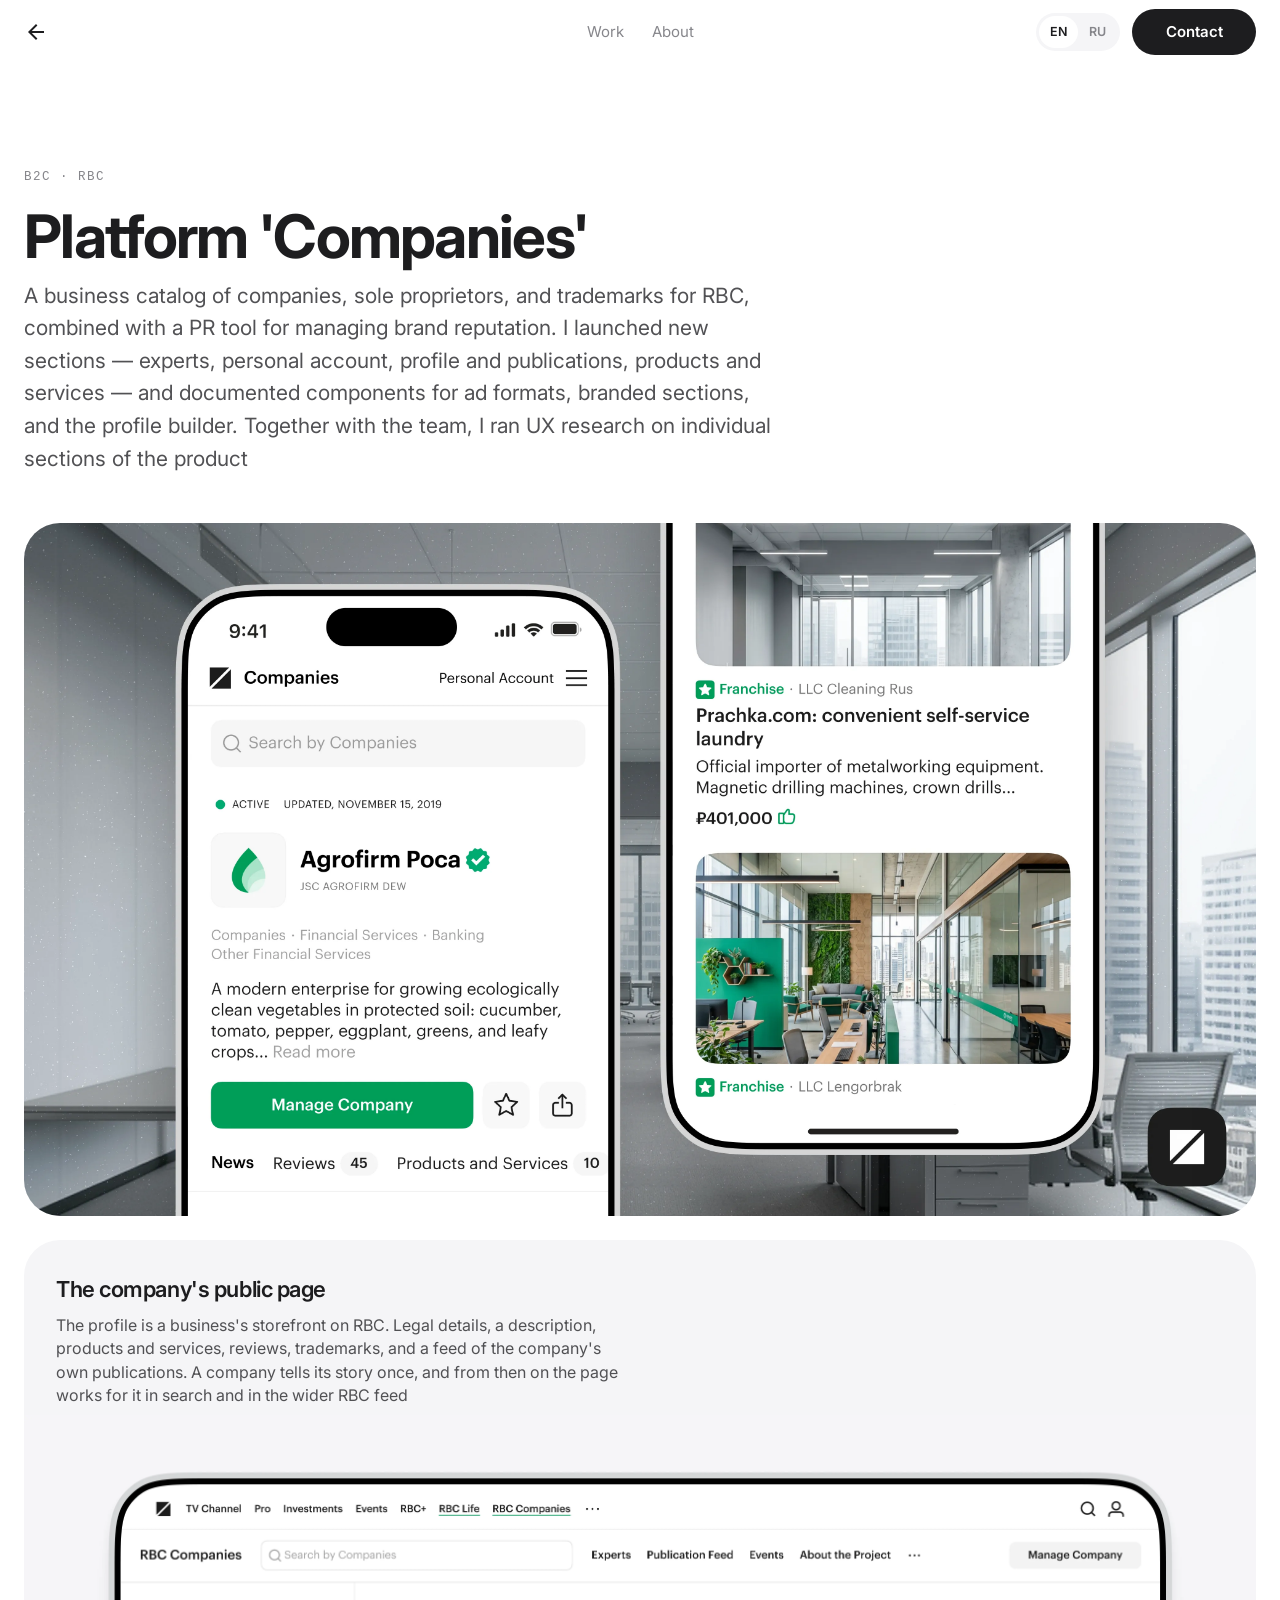
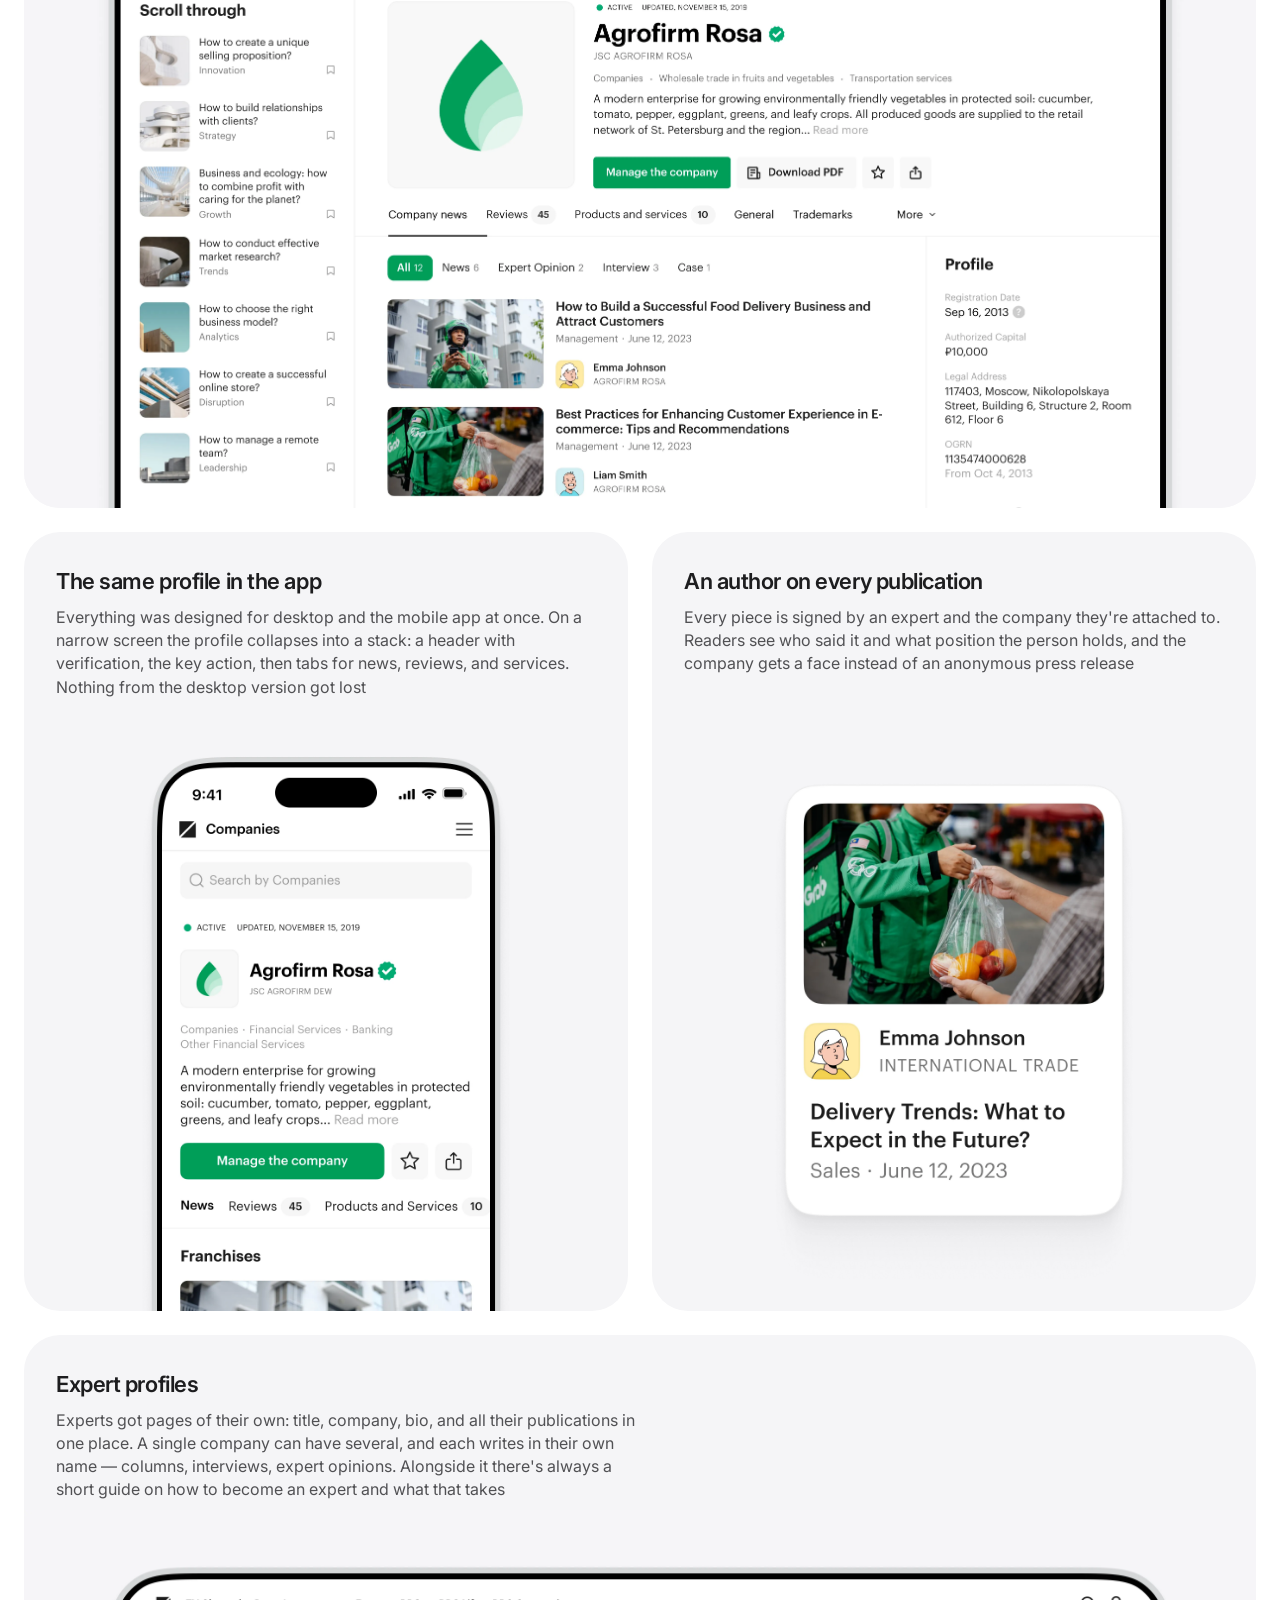
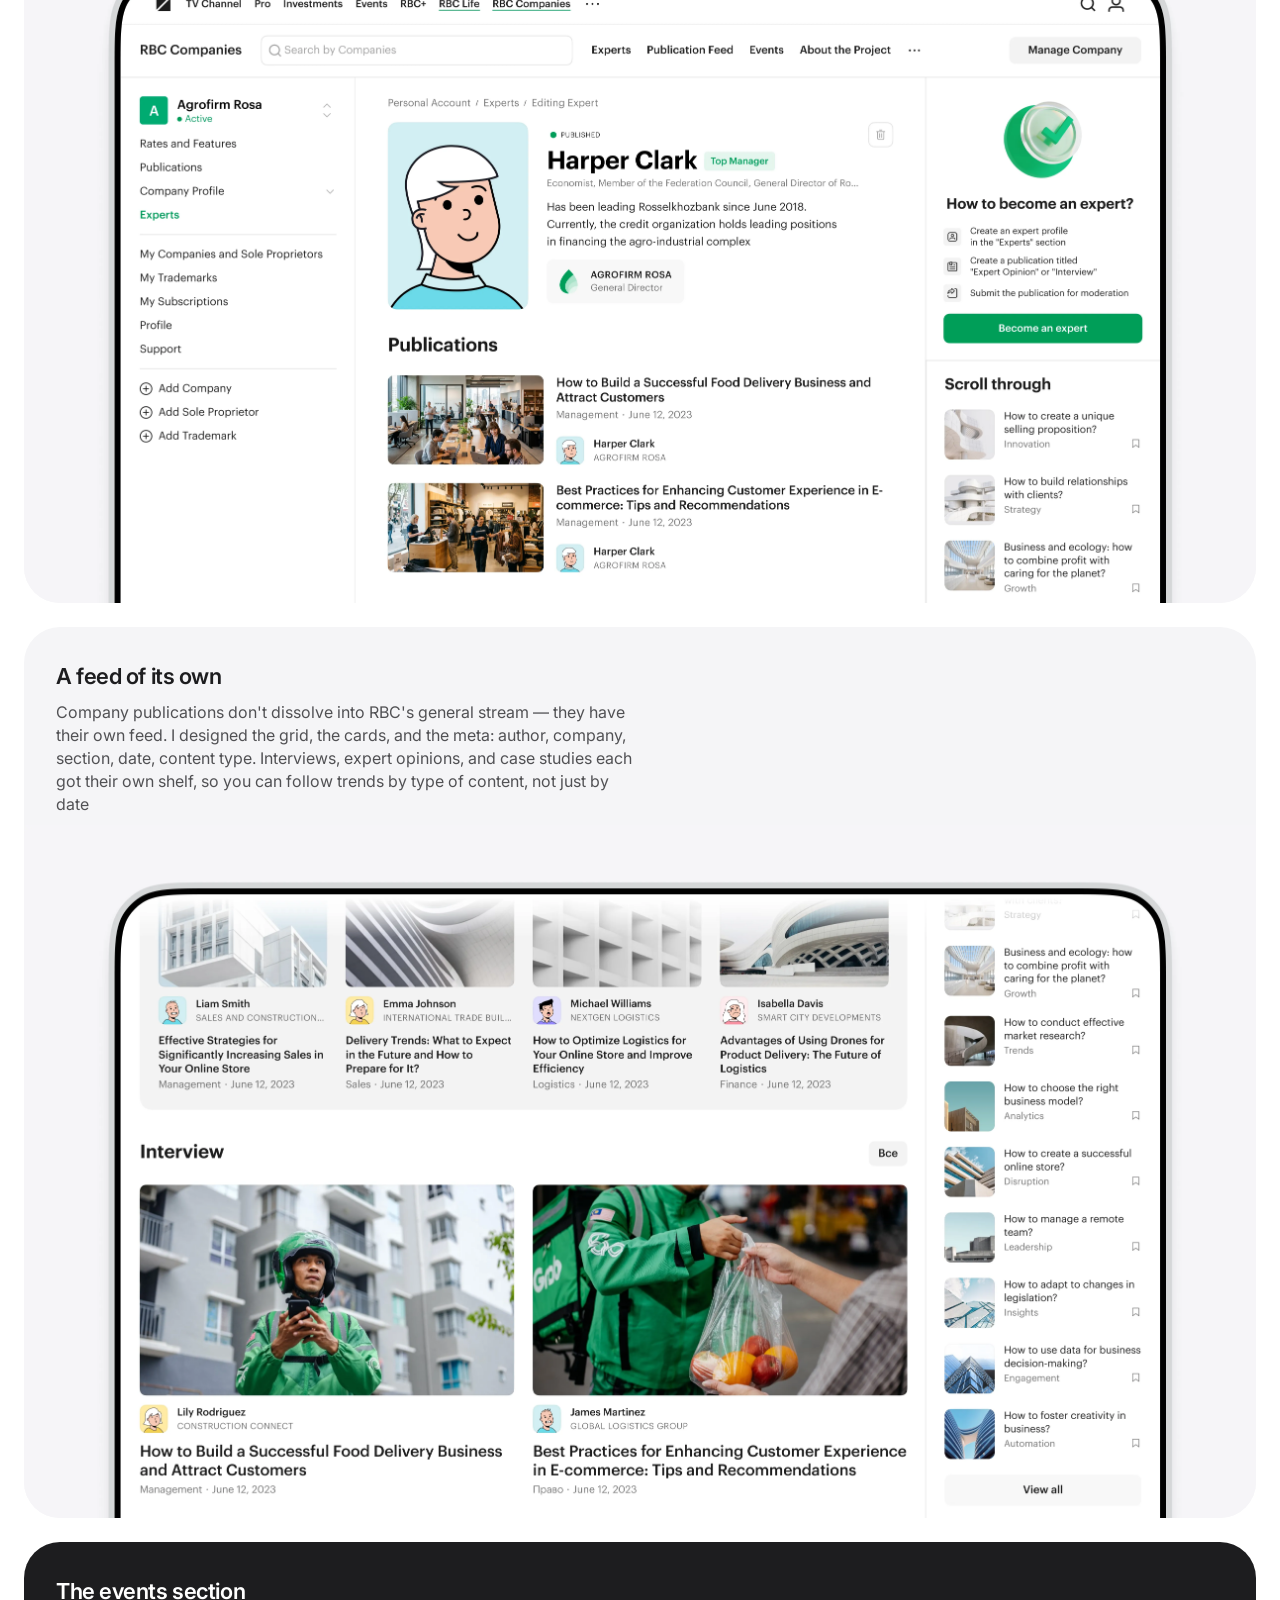
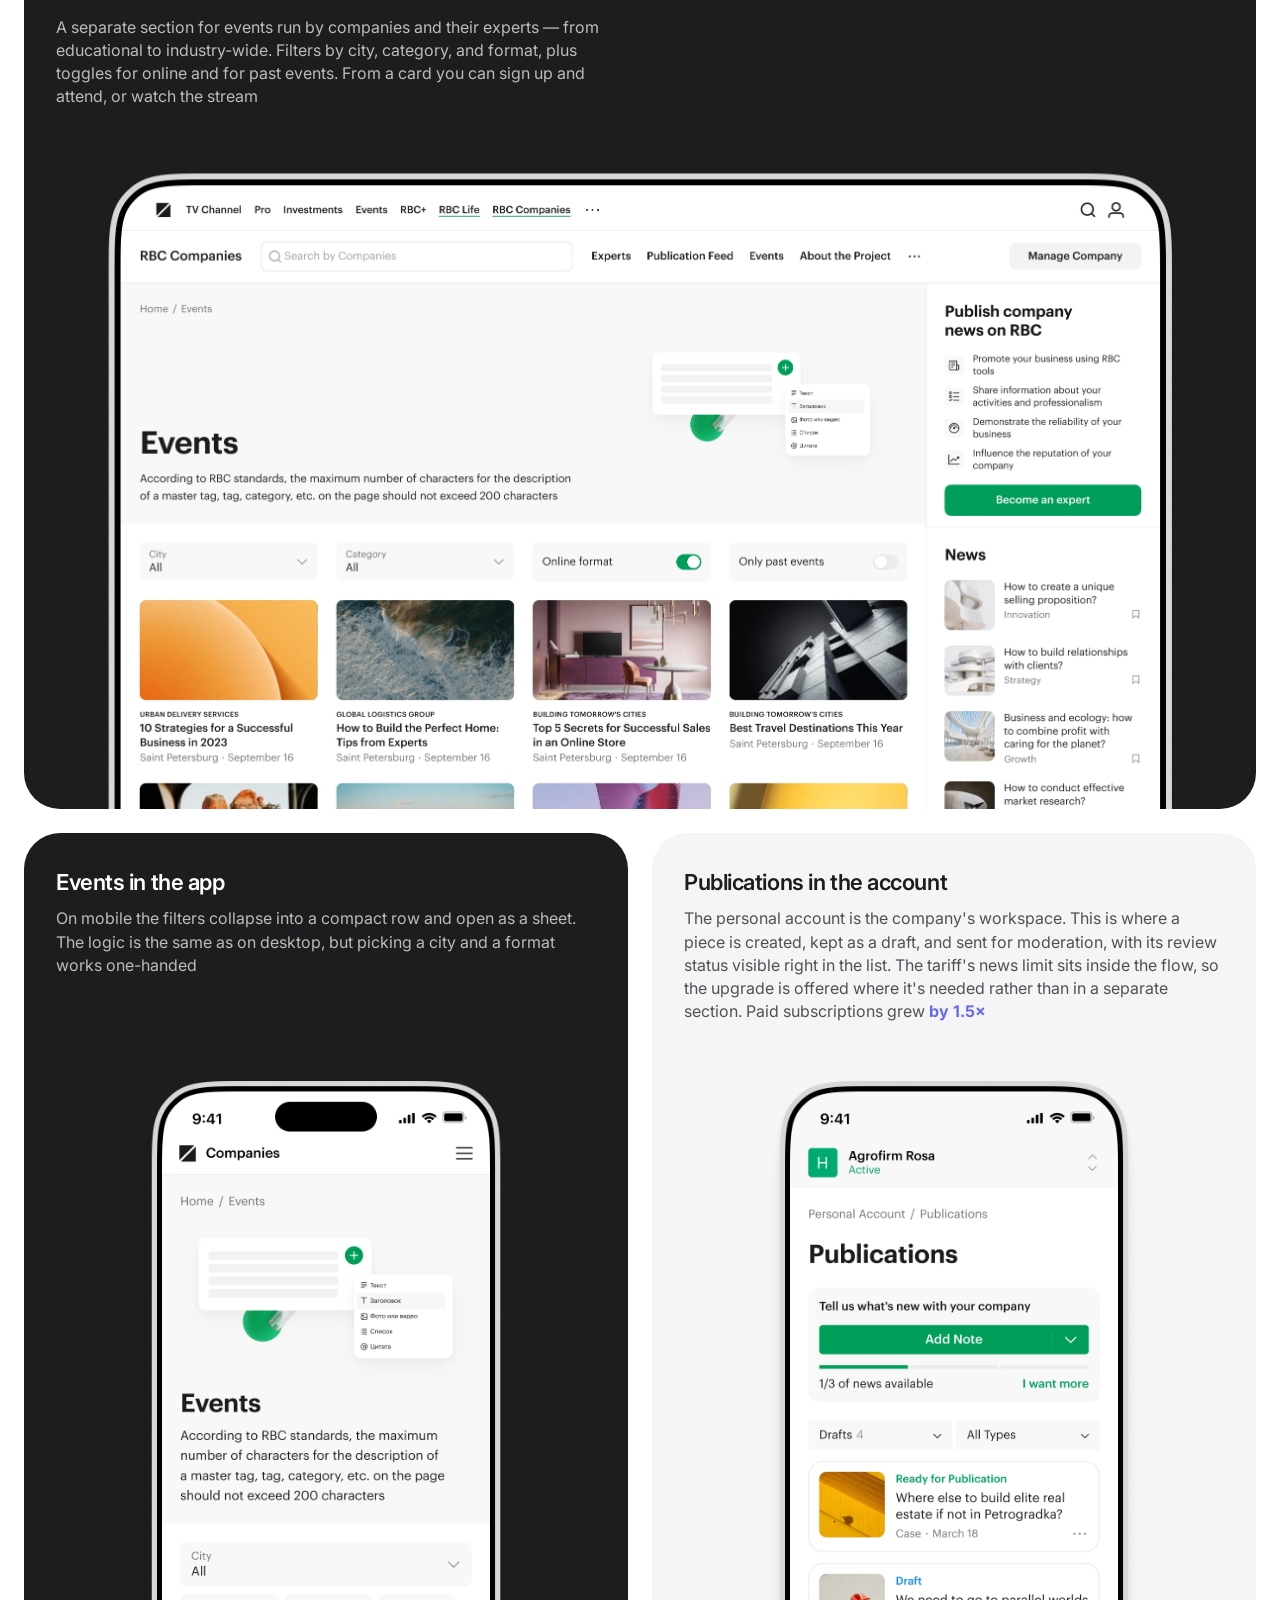
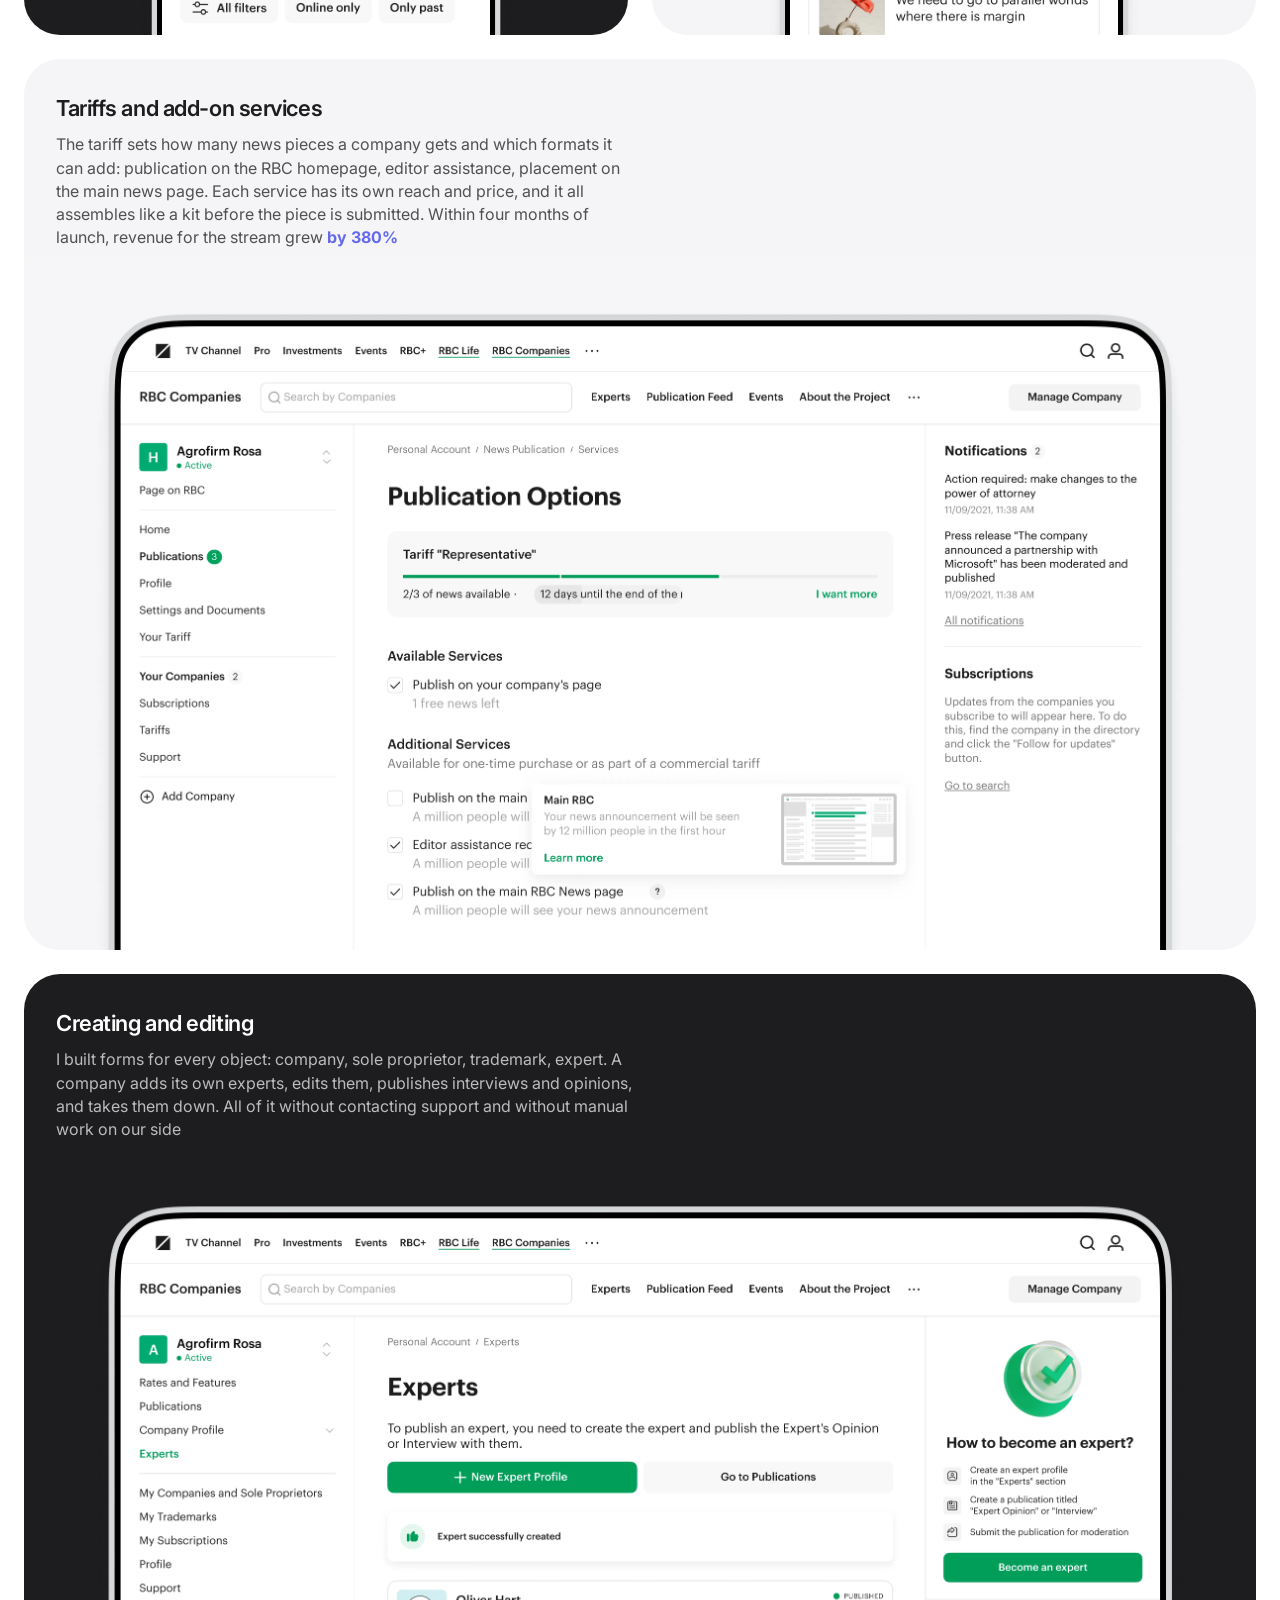
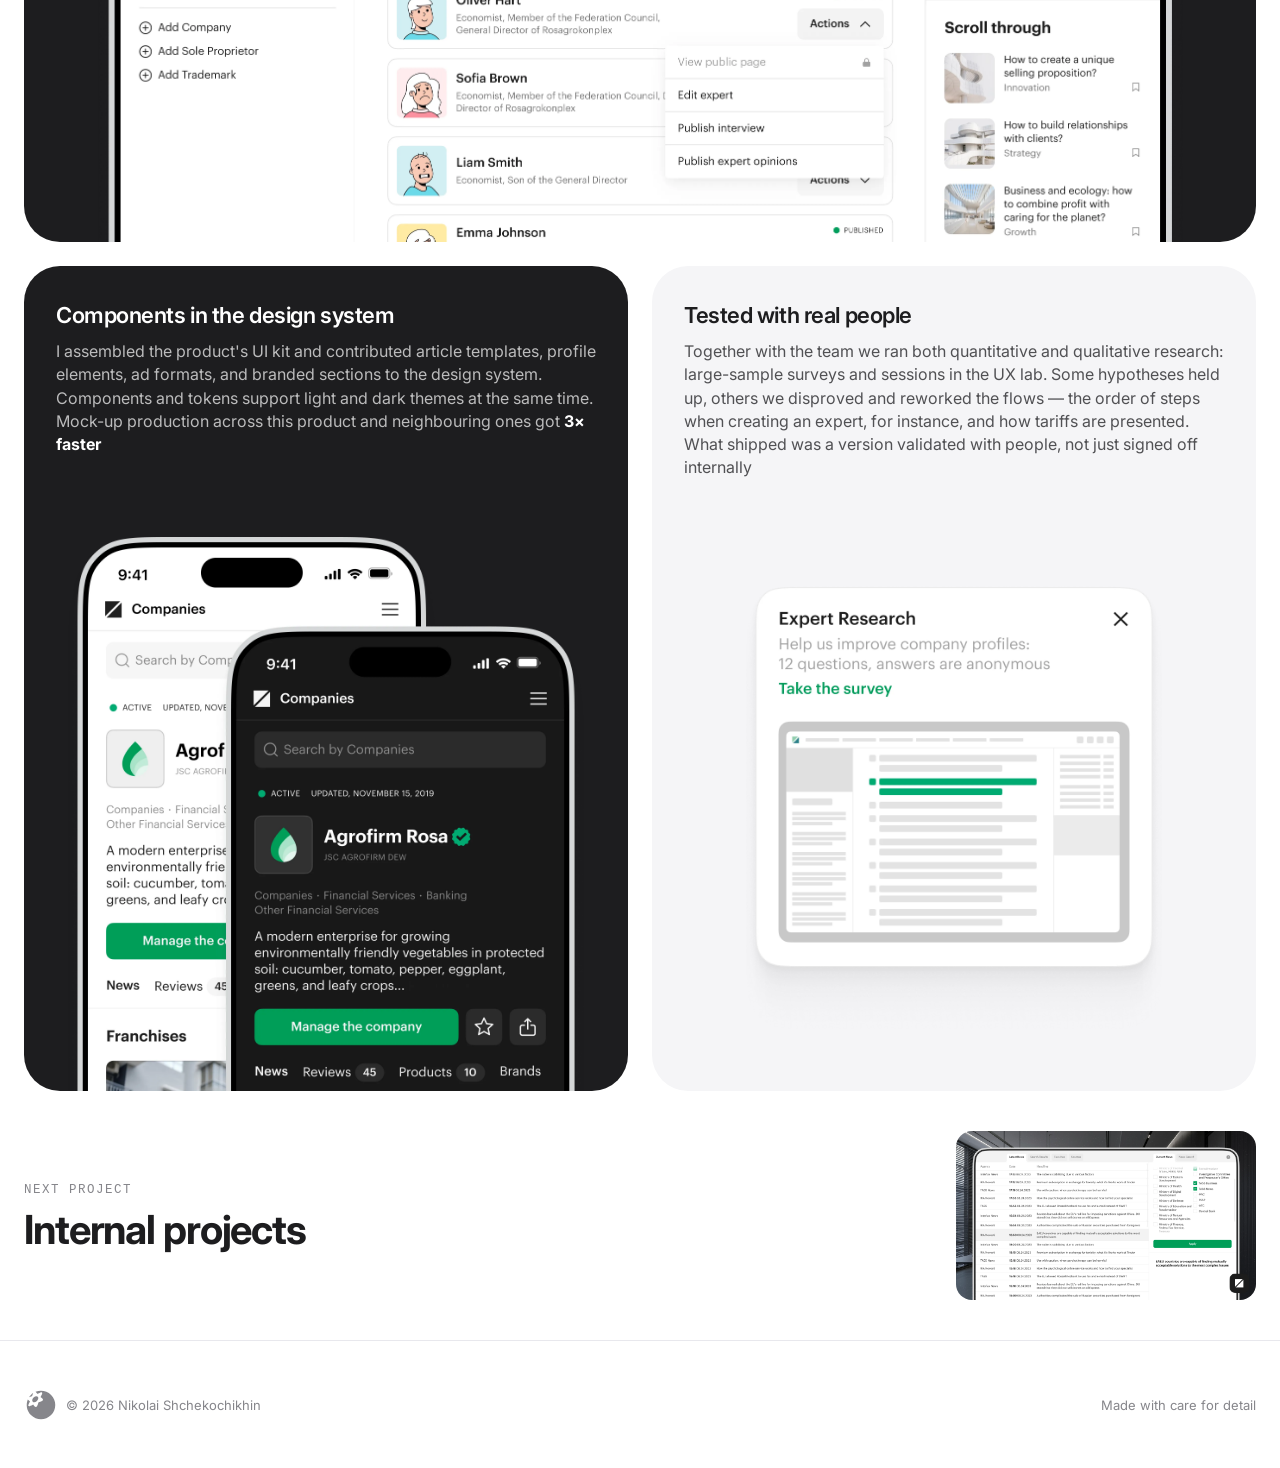
<file: projects/platform-companies/index.html>
<!DOCTYPE html>
<html lang="en">
<head>
  <meta charset="UTF-8" />
  <meta name="viewport" content="width=device-width, initial-scale=1.0" />
  <title>Платформа «Компании» — Николай Щекочихин</title>
  <link rel="icon" type="image/svg+xml" href="../../assets/favicon.svg" />
  <link rel="apple-touch-icon" href="../../assets/apple-touch-icon.png" />
  <meta name="description" content="Кейс: Платформа «Компании»." />
  <link rel="preconnect" href="https://fonts.googleapis.com" />
  <link rel="preconnect" href="https://fonts.gstatic.com" crossorigin />
  <link href="https://fonts.googleapis.com/css2?family=Inter:wght@400;500;600;700;800&display=swap" rel="stylesheet" />
  <link rel="stylesheet" href="../../styles.css?v=4" />
  <!-- Yandex.Metrika counter -->
  <script type="text/javascript">
    (function(m,e,t,r,i,k,a){
        m[i]=m[i]||function(){(m[i].a=m[i].a||[]).push(arguments)};
        m[i].l=1*new Date();
        for (var j = 0; j < document.scripts.length; j++) {if (document.scripts[j].src === r) { return; }}
        k=e.createElement(t),a=e.getElementsByTagName(t)[0],k.async=1,k.src=r,a.parentNode.insertBefore(k,a)
    })(window, document,'script','https://mc.yandex.ru/metrika/tag.js?id=111039248', 'ym');

    ym(111039248, 'init', {ssr:true, webvisor:true, clickmap:true, ecommerce:"dataLayer", referrer: document.referrer, url: location.href, accurateTrackBounce:true, trackLinks:true});
  </script>
  <noscript><div><img src="https://mc.yandex.ru/watch/111039248" style="position:absolute; left:-9999px;" alt="" /></div></noscript>
  <!-- /Yandex.Metrika counter -->
</head>
<body>

  <!-- ============ HEADER (full-width sticky bar, back) ============ -->
  <header class="site-header">
    <div class="wrap nav">
      <a class="nav-back" href="../../index.html" aria-label="Назад"><svg viewBox="0 0 24 24" fill="none"><path fill-rule="evenodd" clip-rule="evenodd" d="M7.8 11L13.4 5.4L12 4L4 12L12 20L13.4 18.6L7.8 13H20V11H7.8Z" fill="currentColor"/></svg></a>
      <nav class="nav-links">
        <a href="../../index.html" data-ru="Работы" data-en="Work">Работы</a>
        <a href="../../about.html" data-ru="Обо мне" data-en="About">Обо мне</a>
      </nav>
      <div class="nav-right">
        <div class="lang-toggle" role="group" aria-label="Language">
          <button data-lang="en" class="active">EN</button>
          <button data-lang="ru">RU</button>
        </div>
        <a class="btn btn-primary" href="https://t.me/username" target="_blank" rel="noopener" aria-label="Связаться"><span class="cta-label" data-ru="Связаться" data-en="Contact">Связаться</span><svg class="cta-ic" viewBox="0 0 24 24" fill="none"><path d="M9.55825 14.3029L15.9202 19.0033C16.6462 19.4038 17.1702 19.1964 17.351 18.3292L19.9407 6.12583C20.2058 5.06284 19.5355 4.58072 18.841 4.89603L3.63455 10.7596C2.59657 11.1759 2.60262 11.755 3.44535 12.013L7.34766 13.231L16.3819 7.53138C16.8084 7.27275 17.1998 7.4118 16.8786 7.69693" fill="currentColor"/></svg></a>
      </div>
    </div>
  </header>

  <main>

    <!-- ========================= PROJECT HERO ========================= -->
    <section class="project-hero">
      <div class="wrap">
        <div class="eyebrow reveal" data-ru="B2C · RBC" data-en="B2C · RBC">B2C · RBC</div>
        <h1 class="display reveal" data-ru="Платформа «Компании»" data-en="Platform 'Companies'">Платформа «Компании»</h1>
        <p class="project-summary reveal"
           data-ru="Бизнес-каталог компаний, ИП и торговых марок РБК, совмещённый с PR-инструментом для управления репутацией бренда. Запускал новые разделы — эксперты, личный кабинет, профиль и публикации, продукты и услуги — и описывал компоненты рекламных форматов, брендированных секций и конструктора профиля. Вместе с командой проводил UX-исследования отдельных разделов продукта"
           data-en="A business catalog of companies, sole proprietors, and trademarks for RBC, combined with a PR tool for managing brand reputation. I launched new sections — experts, personal account, profile and publications, products and services — and documented components for ad formats, branded sections, and the profile builder. Together with the team, I ran UX research on individual sections of the product">A business catalog of companies, sole proprietors, and trademarks for RBC, combined with a PR tool for managing brand reputation. I launched new sections — experts, personal account, profile and publications, products and services — and documented components for ad formats, branded sections, and the profile builder. Together with the team, I ran UX research on individual sections of the product</p>
      </div>
    </section>

    <!-- ============================================================
         КЕЙС — карточки (v2). Одна карточка = опц. текст сверху + одна
         картинка на сером. Аспект задаёт сама картинка (прозрачный PNG).
           .ccard        половина ширины
           +.full        на всю ширину сетки
           +.fill        без текста — картинка на всю карточку
           +.dark        тёмная
         Метрики в тексте — <span class="metric"> (нужен data-html на <p>).
         Картинки: img/NN-sq.webp | img/NN-16x9.webp
         ============================================================ -->
    <div class="wrap">
      <div class="case-flow">

        <!-- Обложка кейса — 16:9, без текста -->
        <div class="ccard fill full reveal">
          <div class="cm"><img src="img/01-cover-wide.webp" width="4000" height="2250" alt="" loading="eager"></div>
        </div>

        <!-- ГРУППА 1 · Профиль компании -->

        <!-- 02 · Публичная страница компании (десктоп) -->
        <div class="ccard full reveal">
          <div class="ct">
            <h3 data-ru="Публичная страница компании" data-en="The company's public page">The company's public page</h3>
            <p data-ru="Профиль — это витрина бизнеса на РБК. Реквизиты и юридические данные, описание, товары и услуги, отзывы, торговые марки и лента собственных публикаций. Компания рассказывает о себе один раз, а дальше страница работает на неё в поиске и в общей ленте РБК"
               data-en="The profile is a business's storefront on RBC. Legal details, a description, products and services, reviews, trademarks, and a feed of the company's own publications. A company tells its story once, and from then on the page works for it in search and in the wider RBC feed">The profile is a business's storefront on RBC. Legal details, a description, products and services, reviews, trademarks, and a feed of the company's own publications. A company tells its story once, and from then on the page works for it in search and in the wider RBC feed</p>
          </div>
          <div class="cm"><img src="img/02-16x9.webp" width="4978" height="2800" alt="" loading="lazy"></div>
        </div>

        <!-- 03 · Профиль на мобильном -->
        <div class="ccard reveal">
          <div class="ct">
            <h3 data-ru="Тот же профиль в приложении" data-en="The same profile in the app">The same profile in the app</h3>
            <p data-ru="Всё проектировалось сразу под десктоп и мобильное приложение. На узком экране профиль сворачивается в стек: шапка с верификацией, ключевое действие, дальше табы с новостями, отзывами и услугами. Ничего из десктопной версии не потерялось"
               data-en="Everything was designed for desktop and the mobile app at once. On a narrow screen the profile collapses into a stack: a header with verification, the key action, then tabs for news, reviews, and services. Nothing from the desktop version got lost">Everything was designed for desktop and the mobile app at once. On a narrow screen the profile collapses into a stack: a header with verification, the key action, then tabs for news, reviews, and services. Nothing from the desktop version got lost</p>
          </div>
          <div class="cm"><img src="img/03-sq.webp" width="2800" height="2800" alt="" loading="lazy"></div>
        </div>

        <!-- 04 · Публикация с автором-экспертом -->
        <div class="ccard reveal">
          <div class="ct">
            <h3 data-ru="Автор у каждой публикации" data-en="An author on every publication">An author on every publication</h3>
            <p data-ru="Каждый материал подписан экспертом и компанией, к которой он прикреплён. Читатель видит, кто это сказал и какую позицию человек занимает, а компания получает лицо вместо безымянного пресс-релиза"
               data-en="Every piece is signed by an expert and the company they're attached to. Readers see who said it and what position the person holds, and the company gets a face instead of an anonymous press release">Every piece is signed by an expert and the company they're attached to. Readers see who said it and what position the person holds, and the company gets a face instead of an anonymous press release</p>
          </div>
          <div class="cm"><img src="img/04-sq.webp" width="2800" height="2800" alt="" loading="lazy"></div>
        </div>

        <!-- ГРУППА 2 · Эксперты и лента -->

        <!-- 05 · Страница эксперта -->
        <div class="ccard full reveal">
          <div class="ct">
            <h3 data-ru="Профили экспертов" data-en="Expert profiles">Expert profiles</h3>
            <p data-ru="У экспертов появились свои страницы: должность, компания, биография и все публикации в одном месте. Внутри одной компании их может быть несколько, каждый пишет от своего лица — колонки, интервью, экспертные мнения. Рядом всегда лежит короткая инструкция, как стать экспертом и что для этого нужно"
               data-en="Experts got pages of their own: title, company, bio, and all their publications in one place. A single company can have several, and each writes in their own name — columns, interviews, expert opinions. Alongside it there's always a short guide on how to become an expert and what that takes">Experts got pages of their own: title, company, bio, and all their publications in one place. A single company can have several, and each writes in their own name — columns, interviews, expert opinions. Alongside it there's always a short guide on how to become an expert and what that takes</p>
          </div>
          <div class="cm"><img src="img/05-16x9.webp" width="4978" height="2800" alt="" loading="lazy"></div>
        </div>

        <!-- 06 · Лента РБК Компаний -->
        <div class="ccard full reveal">
          <div class="ct">
            <h3 data-ru="Собственная лента продукта" data-en="A feed of its own">A feed of its own</h3>
            <p data-ru="Публикации компаний не растворяются в общем потоке РБК, у них своя лента. Спроектировал сетку, карточки и мету: автор, компания, рубрика, дата, тип материала. Отдельными полками — интервью, экспертные мнения и кейсы, чтобы за трендами можно было следить по типу контента, а не только по дате"
               data-en="Company publications don't dissolve into RBC's general stream — they have their own feed. I designed the grid, the cards, and the meta: author, company, section, date, content type. Interviews, expert opinions, and case studies each got their own shelf, so you can follow trends by type of content, not just by date">Company publications don't dissolve into RBC's general stream — they have their own feed. I designed the grid, the cards, and the meta: author, company, section, date, content type. Interviews, expert opinions, and case studies each got their own shelf, so you can follow trends by type of content, not just by date</p>
          </div>
          <div class="cm"><img src="img/06-16x9.webp" width="4978" height="2800" alt="" loading="lazy"></div>
        </div>

        <!-- ГРУППА 3 · Мероприятия (тёмные) -->

        <!-- 07 · Мероприятия на десктопе -->
        <div class="ccard full dark reveal">
          <div class="ct">
            <h3 data-ru="Раздел мероприятий" data-en="The events section">The events section</h3>
            <p data-ru="Отдельный раздел для событий компаний и экспертов — от образовательных до отраслевых. Фильтры по городу, категории и формату, переключатель онлайна и архива прошедших событий. Из карточки можно записаться и прийти или посмотреть трансляцию"
               data-en="A separate section for events run by companies and their experts — from educational to industry-wide. Filters by city, category, and format, plus toggles for online and for past events. From a card you can sign up and attend, or watch the stream">A separate section for events run by companies and their experts — from educational to industry-wide. Filters by city, category, and format, plus toggles for online and for past events. From a card you can sign up and attend, or watch the stream</p>
          </div>
          <div class="cm"><img src="img/07-16x9.webp" width="4978" height="2800" alt="" loading="lazy"></div>
        </div>

        <!-- 08 · Мероприятия на мобильном -->
        <div class="ccard dark reveal">
          <div class="ct">
            <h3 data-ru="Мероприятия в приложении" data-en="Events in the app">Events in the app</h3>
            <p data-ru="На мобильном фильтры сворачиваются в компактную строку и открываются шитом. Логика та же, что на десктопе, но выбрать город и формат можно одной рукой"
               data-en="On mobile the filters collapse into a compact row and open as a sheet. The logic is the same as on desktop, but picking a city and a format works one-handed">On mobile the filters collapse into a compact row and open as a sheet. The logic is the same as on desktop, but picking a city and a format works one-handed</p>
          </div>
          <div class="cm"><img src="img/08-sq.webp" width="2800" height="2800" alt="" loading="lazy"></div>
        </div>

        <!-- ГРУППА 4 · Кабинет: публикации и тарифы -->

        <!-- 09 · Публикации в кабинете (мобильный) -->
        <div class="ccard reveal">
          <div class="ct">
            <h3 data-ru="Публикации в кабинете" data-en="Publications in the account">Publications in the account</h3>
            <p data-html data-ru="Личный кабинет — рабочее место компании. Здесь заводят материал, ведут черновики и отправляют на модерацию, а статус проверки виден прямо в списке. Лимит новостей по тарифу показан прямо в потоке, поэтому апгрейд предлагается там, где он нужен, а не в отдельном разделе. Число платных подписок выросло <span class='metric'>в 1.5 раза</span>"
               data-en="The personal account is the company's workspace. This is where a piece is created, kept as a draft, and sent for moderation, with its review status visible right in the list. The tariff's news limit sits inside the flow, so the upgrade is offered where it's needed rather than in a separate section. Paid subscriptions grew <span class='metric'>by 1.5&times;</span>">The personal account is the company's workspace. This is where a piece is created, kept as a draft, and sent for moderation, with its review status visible right in the list. The tariff's news limit sits inside the flow, so the upgrade is offered where it's needed rather than in a separate section. Paid subscriptions grew <span class="metric">by 1.5&times;</span></p>
          </div>
          <div class="cm"><img src="img/09-sq.webp" width="2800" height="2800" alt="" loading="lazy"></div>
        </div>

        <!-- 10 · Тарифы и дополнительные услуги -->
        <div class="ccard full reveal">
          <div class="ct">
            <h3 data-ru="Тарифы и дополнительные услуги" data-en="Tariffs and add-on services">Tariffs and add-on services</h3>
            <p data-html data-ru="Тариф определяет, сколько новостей доступно компании и какие форматы можно подключить: публикация на главной РБК, помощь редактора, размещение на главной странице новостей. У каждой услуги свой охват и своя цена, всё собирается как конструктор перед отправкой материала. За четыре месяца после запуска выручка направления выросла <span class='metric'>на 380%</span>"
               data-en="The tariff sets how many news pieces a company gets and which formats it can add: publication on the RBC homepage, editor assistance, placement on the main news page. Each service has its own reach and price, and it all assembles like a kit before the piece is submitted. Within four months of launch, revenue for the stream grew <span class='metric'>by 380%</span>">The tariff sets how many news pieces a company gets and which formats it can add: publication on the RBC homepage, editor assistance, placement on the main news page. Each service has its own reach and price, and it all assembles like a kit before the piece is submitted. Within four months of launch, revenue for the stream grew <span class="metric">by 380%</span></p>
          </div>
          <div class="cm"><img src="img/10-16x9.webp" width="4978" height="2800" alt="" loading="lazy"></div>
        </div>

        <!-- ГРУППА 5 · Формы, система, исследование -->

        <!-- 11 · Формы заведения и редактирования -->
        <div class="ccard full dark reveal">
          <div class="ct">
            <h3 data-ru="Заведение и редактирование" data-en="Creating and editing">Creating and editing</h3>
            <p data-ru="Под каждый объект собрал формы: компания, ИП, торговая марка, эксперт. Компания добавляет экспертов сама, редактирует их, публикует интервью и мнения, снимает с публикации. Всё это без обращения в поддержку и без ручной работы на нашей стороне"
               data-en="I built forms for every object: company, sole proprietor, trademark, expert. A company adds its own experts, edits them, publishes interviews and opinions, and takes them down. All of it without contacting support and without manual work on our side">I built forms for every object: company, sole proprietor, trademark, expert. A company adds its own experts, edits them, publishes interviews and opinions, and takes them down. All of it without contacting support and without manual work on our side</p>
          </div>
          <div class="cm"><img src="img/11-16x9.webp" width="4978" height="2800" alt="" loading="lazy"></div>
        </div>

        <!-- 12 · UI-кит и дизайн-система (светлая + тёмная темы) -->
        <div class="ccard dark reveal">
          <div class="ct">
            <h3 data-ru="Компоненты в дизайн-системе" data-en="Components in the design system">Components in the design system</h3>
            <p data-html data-ru="Собрал UI-кит продукта и внёс в дизайн-систему шаблоны статей, элементы профиля, рекламные форматы и брендированные секции. Компоненты и токены поддерживают одновременно светлую и тёмную темы. Скорость подготовки макетов в продукте и соседних проектах выросла <span class='metric'>в 3 раза</span>"
               data-en="I assembled the product's UI kit and contributed article templates, profile elements, ad formats, and branded sections to the design system. Components and tokens support light and dark themes at the same time. Mock-up production across this product and neighbouring ones got <span class='metric'>3&times; faster</span>">I assembled the product's UI kit and contributed article templates, profile elements, ad formats, and branded sections to the design system. Components and tokens support light and dark themes at the same time. Mock-up production across this product and neighbouring ones got <span class="metric">3&times; faster</span></p>
          </div>
          <div class="cm"><img src="img/12-sq.webp" width="2800" height="2800" alt="" loading="lazy"></div>
        </div>

        <!-- 13 · UX-исследование -->
        <div class="ccard reveal">
          <div class="ct">
            <h3 data-ru="Проверка на пользователях" data-en="Tested with real people">Tested with real people</h3>
            <p data-ru="Вместе с командой провели количественное и качественное исследование: опросы на большой выборке и сессии в UX-лаборатории. Часть гипотез подтвердилась, часть мы опровергли и переделали сценарии — например, порядок шагов при заведении эксперта и подачу тарифов. В продакшен ушла версия, проверенная на людях, а не только согласованная внутри"
               data-en="Together with the team we ran both quantitative and qualitative research: large-sample surveys and sessions in the UX lab. Some hypotheses held up, others we disproved and reworked the flows — the order of steps when creating an expert, for instance, and how tariffs are presented. What shipped was a version validated with people, not just signed off internally">Together with the team we ran both quantitative and qualitative research: large-sample surveys and sessions in the UX lab. Some hypotheses held up, others we disproved and reworked the flows — the order of steps when creating an expert, for instance, and how tariffs are presented. What shipped was a version validated with people, not just signed off internally</p>
          </div>
          <div class="cm"><img src="img/13-sq.webp" width="2800" height="2800" alt="" loading="lazy"></div>
        </div>

      </div>
    </div>

    <!-- ========================= NEXT PROJECT (компактно) ========================= -->
    <section class="next">
      <div class="wrap reveal">
        <a href="../internal-projects/index.html">
          <div class="next-text">
            <span class="eyebrow" data-ru="Следующий проект" data-en="Next project">Следующий проект</span>
            <h2 class="display" data-ru="Внутренние проекты" data-en="Internal projects">Внутренние проекты</h2>
          </div>
          <div class="next-cover"><img src="../internal-projects/img/01-cover-wide.webp" width="4000" height="2250" alt="Internal projects" loading="lazy" style="aspect-ratio:16/9;object-fit:cover"></div>
        </a>
      </div>
    </section>

  </main>

  <div class="wrap">
    <div class="legal legal--divided">
      <div class="legal-left">
        <svg class="legal-logo" viewBox="0 0 1000 1000" width="34" height="34" role="img" aria-label="Ponache" xmlns="http://www.w3.org/2000/svg"><path d="M339.114 111.918C491.375 48.8656 673.201 79.2308 796.985 203.015C961.005 367.035 961.005 632.964 796.985 796.984C632.964 961.004 367.035 961.004 203.015 796.984C79.2368 673.206 48.8686 491.391 111.909 339.134C122.295 353.049 142.346 368.493 170.668 390.302C173.2 392.251 174.467 393.227 174.774 394.788C174.821 395.027 174.85 395.276 174.863 395.529C174.941 397.183 174.018 399.047 172.165 402.77C136.693 474.069 118.953 509.718 130.881 526.365C132.595 528.757 134.673 530.835 137.065 532.55C153.711 544.479 189.363 526.743 260.663 491.27C264.385 489.418 266.247 488.49 267.901 488.567C268.154 488.579 268.403 488.61 268.643 488.657C270.204 488.964 271.182 490.233 273.132 492.767C310.478 541.267 329.155 565.514 353.462 558.495C356.954 557.487 360.438 556.08 363.838 554.302C387.504 541.924 398.904 505.51 421.703 432.689C422.894 428.887 423.489 426.985 424.836 425.502C425.043 425.274 425.262 425.055 425.49 424.849C426.972 423.503 428.875 422.907 432.676 421.717C505.497 398.917 541.911 387.517 554.289 363.852C556.067 360.452 557.474 356.967 558.483 353.475C565.502 329.167 541.253 310.492 492.753 273.145C490.22 271.195 488.951 270.217 488.644 268.655C488.597 268.416 488.567 268.166 488.555 267.913C488.478 266.26 489.405 264.398 491.256 260.677C526.729 189.376 544.466 153.725 532.536 137.078C530.822 134.686 528.745 132.608 526.353 130.894C509.706 118.966 474.056 136.706 402.758 172.178C399.035 174.03 397.171 174.953 395.517 174.875C395.263 174.863 395.014 174.833 394.775 174.786C393.214 174.479 392.238 173.214 390.288 170.682C368.476 142.355 353.03 122.302 339.114 111.918ZM282.215 282.219C323.22 241.214 378.623 230.133 405.959 257.47C433.296 284.806 422.215 340.208 381.21 381.213C340.205 422.218 284.803 433.298 257.466 405.962C230.13 378.625 241.211 323.224 282.215 282.219ZM269.726 148.654C261.27 168.294 252.851 195.179 241.713 230.754C240.523 234.556 239.928 236.459 238.582 237.941C238.376 238.169 238.156 238.388 237.929 238.595C236.446 239.941 234.543 240.536 230.74 241.727C195.17 252.863 168.287 261.281 148.648 269.736C164.146 246.14 182.268 223.762 203.015 203.015C223.759 182.271 246.134 164.151 269.726 148.654Z" fill="currentColor"/></svg>
        <span>© <span data-year></span> <span data-ru="Николай Щекочихин" data-en="Nikolai Shchekochikhin">Николай Щекочихин</span></span>
      </div>
      <span data-ru="Сделано с любовью к деталям" data-en="Made with care for detail">Сделано с любовью к деталям</span>
    </div>
  </div>

  <script src="../../main.js?v=4"></script>
</body>
</html>
</file>
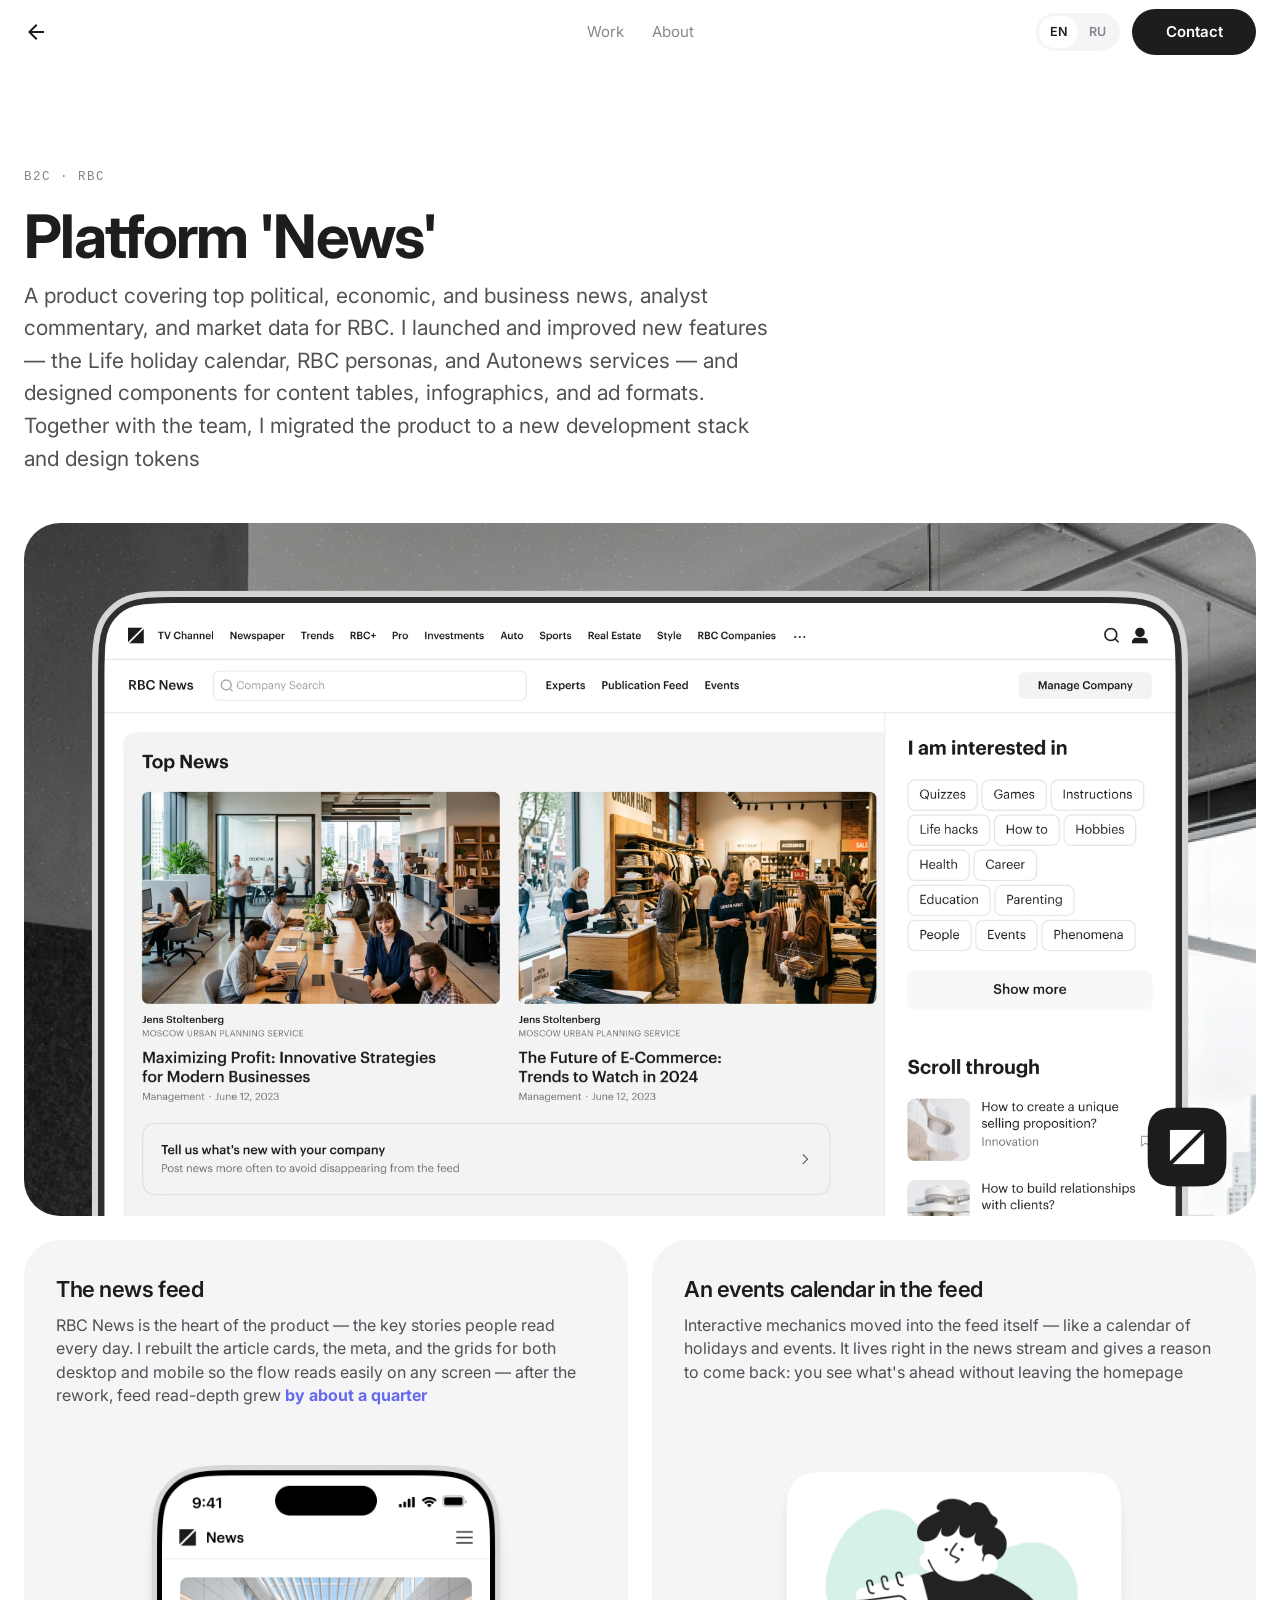
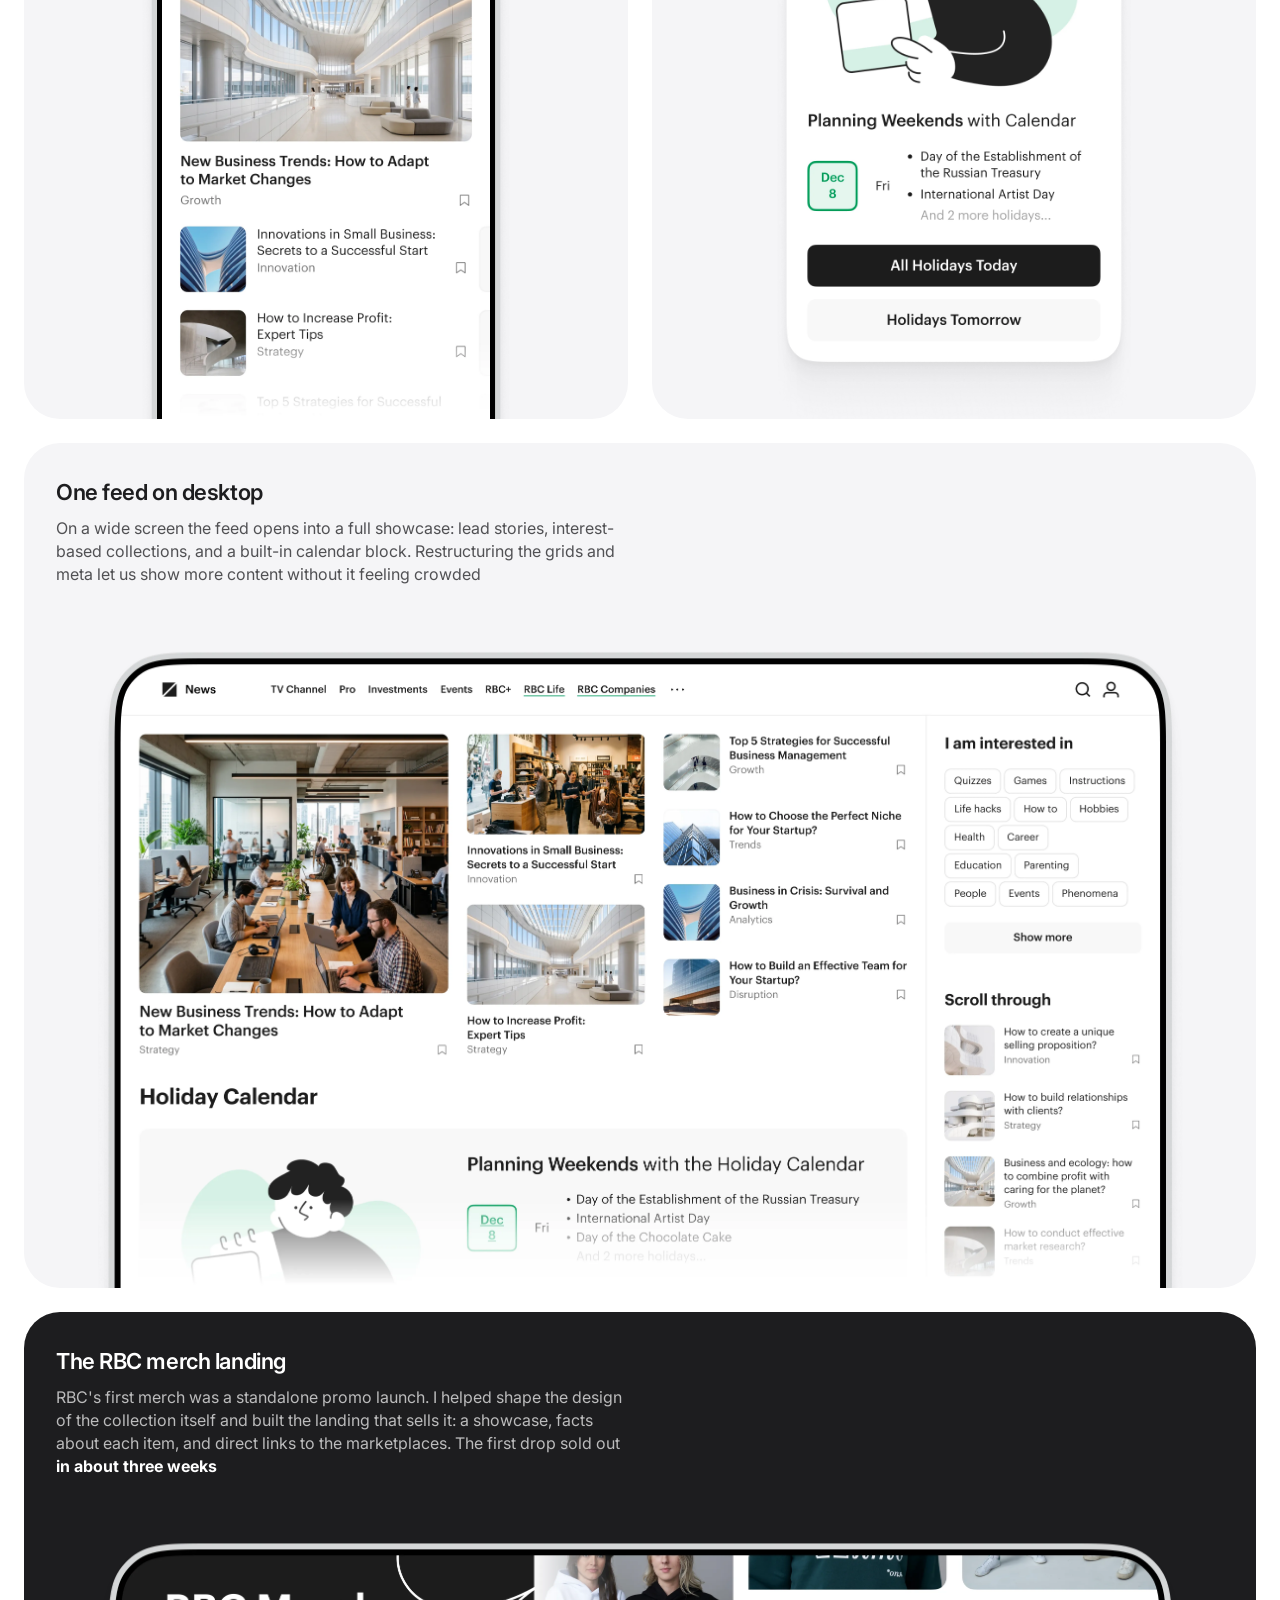
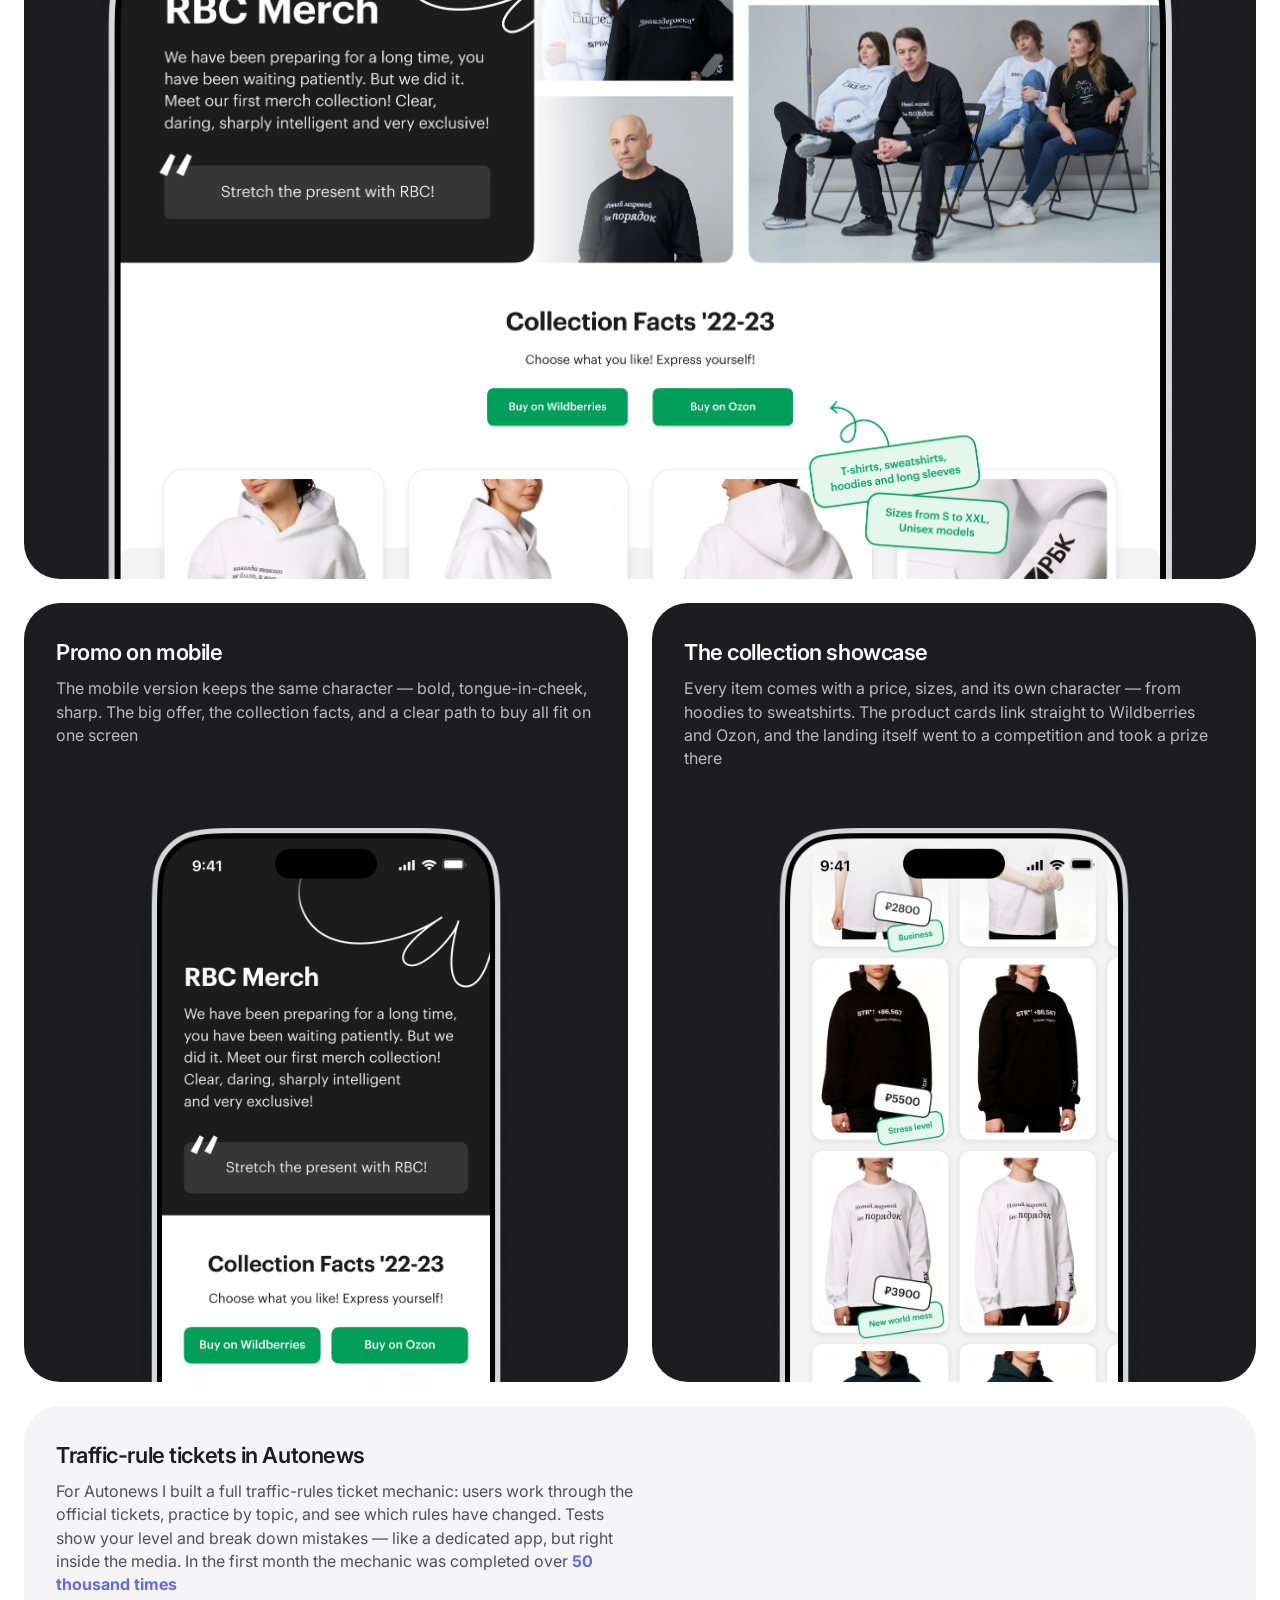
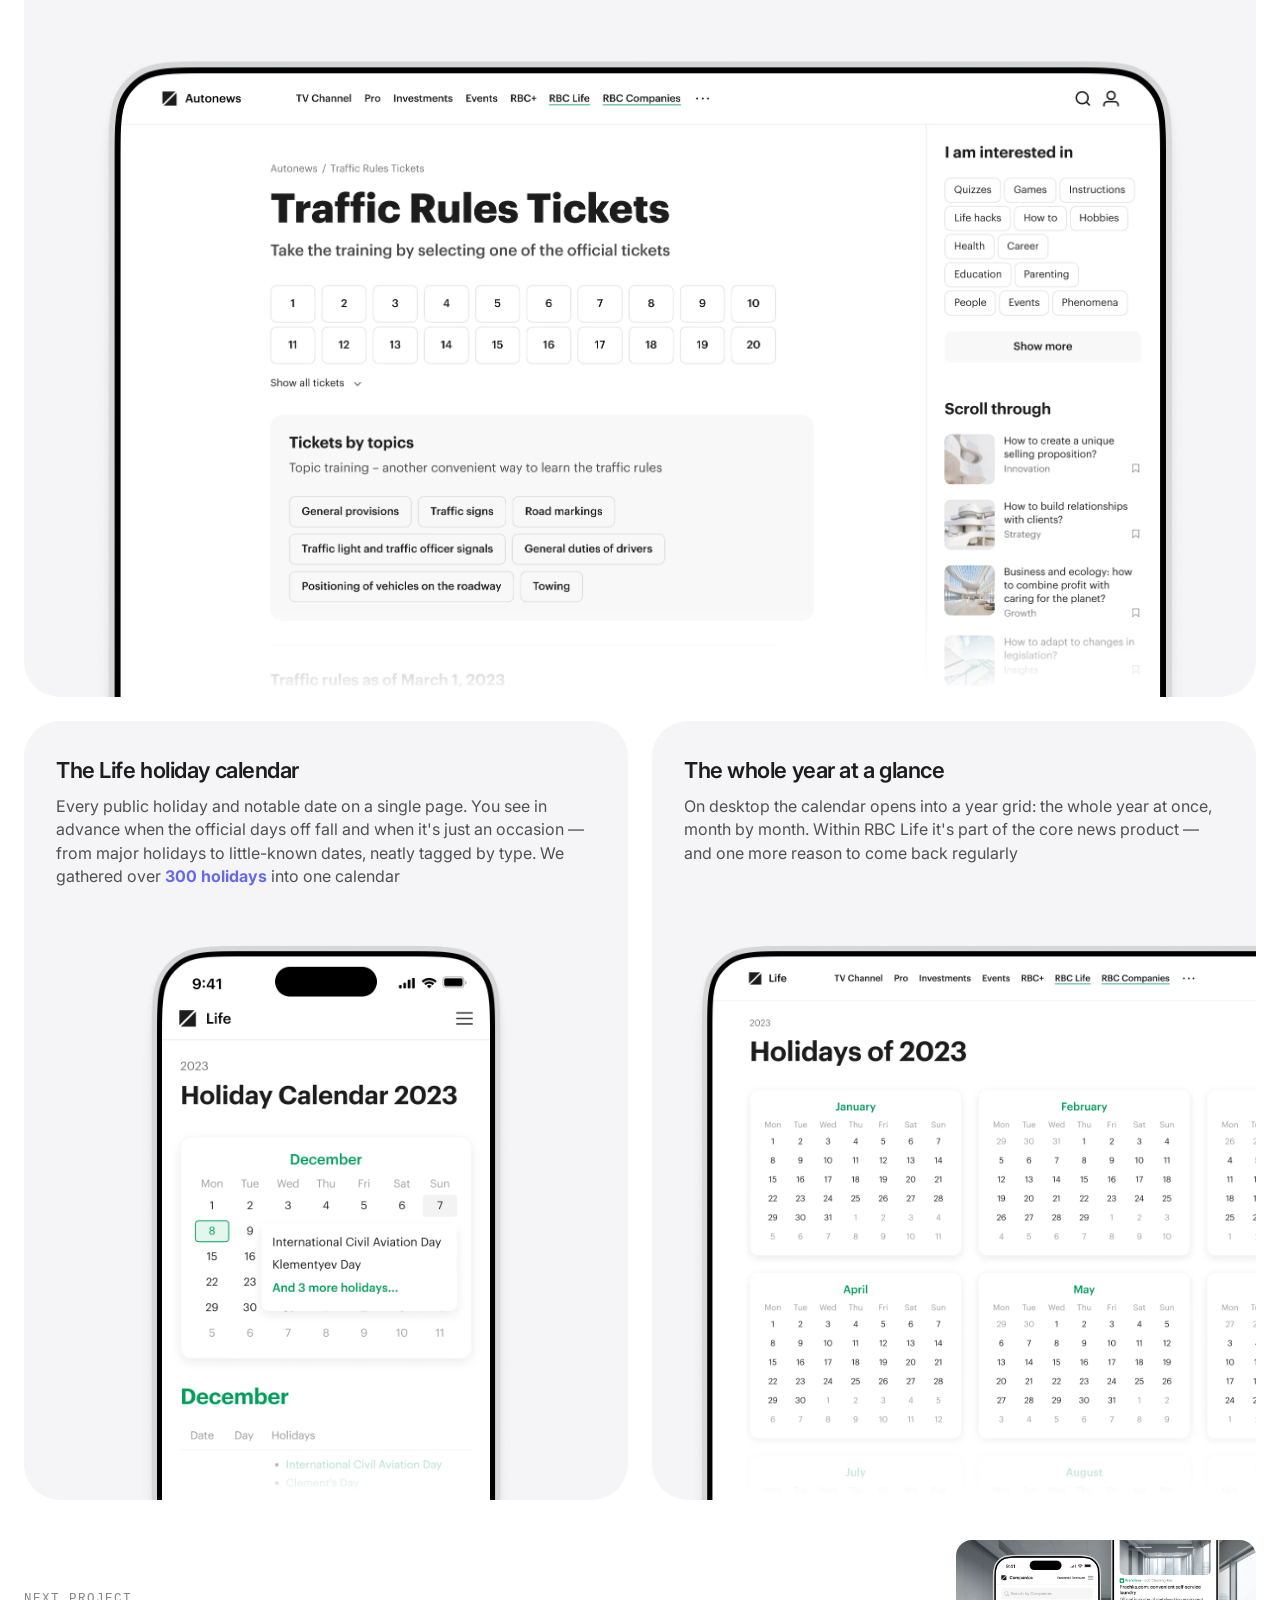
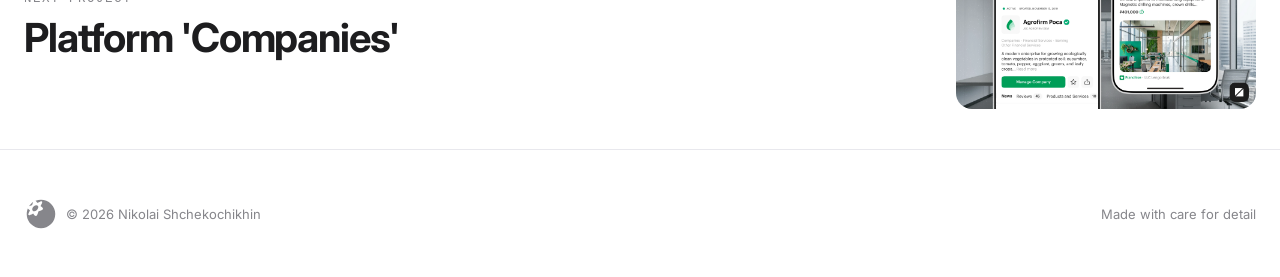
<file: projects/platform-news/index.html>
<!DOCTYPE html>
<html lang="en">
<head>
  <meta charset="UTF-8" />
  <meta name="viewport" content="width=device-width, initial-scale=1.0" />
  <title>Платформа «Новости» — Николай Щекочихин</title>
  <link rel="icon" type="image/svg+xml" href="../../assets/favicon.svg" />
  <link rel="apple-touch-icon" href="../../assets/apple-touch-icon.png" />
  <meta name="description" content="Кейс: Платформа «Новости»." />
  <link rel="preconnect" href="https://fonts.googleapis.com" />
  <link rel="preconnect" href="https://fonts.gstatic.com" crossorigin />
  <link href="https://fonts.googleapis.com/css2?family=Inter:wght@400;500;600;700;800&display=swap" rel="stylesheet" />
  <link rel="stylesheet" href="../../styles.css?v=4" />
  <!-- Yandex.Metrika counter -->
  <script type="text/javascript">
    (function(m,e,t,r,i,k,a){
        m[i]=m[i]||function(){(m[i].a=m[i].a||[]).push(arguments)};
        m[i].l=1*new Date();
        for (var j = 0; j < document.scripts.length; j++) {if (document.scripts[j].src === r) { return; }}
        k=e.createElement(t),a=e.getElementsByTagName(t)[0],k.async=1,k.src=r,a.parentNode.insertBefore(k,a)
    })(window, document,'script','https://mc.yandex.ru/metrika/tag.js?id=111039248', 'ym');

    ym(111039248, 'init', {ssr:true, webvisor:true, clickmap:true, ecommerce:"dataLayer", referrer: document.referrer, url: location.href, accurateTrackBounce:true, trackLinks:true});
  </script>
  <noscript><div><img src="https://mc.yandex.ru/watch/111039248" style="position:absolute; left:-9999px;" alt="" /></div></noscript>
  <!-- /Yandex.Metrika counter -->
</head>
<body>

  <!-- ============ HEADER (full-width sticky bar, back) ============ -->
  <header class="site-header">
    <div class="wrap nav">
      <a class="nav-back" href="../../index.html" aria-label="Назад"><svg viewBox="0 0 24 24" fill="none"><path fill-rule="evenodd" clip-rule="evenodd" d="M7.8 11L13.4 5.4L12 4L4 12L12 20L13.4 18.6L7.8 13H20V11H7.8Z" fill="currentColor"/></svg></a>
      <nav class="nav-links">
        <a href="../../index.html" data-ru="Работы" data-en="Work">Работы</a>
        <a href="../../about.html" data-ru="Обо мне" data-en="About">Обо мне</a>
      </nav>
      <div class="nav-right">
        <div class="lang-toggle" role="group" aria-label="Language">
          <button data-lang="en" class="active">EN</button>
          <button data-lang="ru">RU</button>
        </div>
        <a class="btn btn-primary" href="https://t.me/username" target="_blank" rel="noopener" aria-label="Связаться"><span class="cta-label" data-ru="Связаться" data-en="Contact">Связаться</span><svg class="cta-ic" viewBox="0 0 24 24" fill="none"><path d="M9.55825 14.3029L15.9202 19.0033C16.6462 19.4038 17.1702 19.1964 17.351 18.3292L19.9407 6.12583C20.2058 5.06284 19.5355 4.58072 18.841 4.89603L3.63455 10.7596C2.59657 11.1759 2.60262 11.755 3.44535 12.013L7.34766 13.231L16.3819 7.53138C16.8084 7.27275 17.1998 7.4118 16.8786 7.69693" fill="currentColor"/></svg></a>
      </div>
    </div>
  </header>

  <main>

    <!-- ========================= PROJECT HERO ========================= -->
    <section class="project-hero">
      <div class="wrap">
        <div class="eyebrow reveal" data-ru="B2C · RBC" data-en="B2C · RBC">B2C · RBC</div>
        <h1 class="display reveal" data-ru="Платформа «Новости»" data-en="Platform 'News'">Платформа «Новости»</h1>
        <p class="project-summary reveal"
           data-ru="Продукт с главными новостями политики, экономики и бизнеса, аналитикой и биржевыми данными РБК. Запускал и улучшал новые функции — календарь праздников Life, персоны РБК, сервисы Autonews — и проектировал компоненты контентных таблиц, инфографики и рекламных форматов. Вместе с командой перевёл продукт на новый стек разработки и дизайн-токены"
           data-en="A product covering top political, economic, and business news, analyst commentary, and market data for RBC. I launched and improved new features — the Life holiday calendar, RBC personas, and Autonews services — and designed components for content tables, infographics, and ad formats. Together with the team, I migrated the product to a new development stack and design tokens">A product covering top political, economic, and business news, analyst commentary, and market data for RBC. I launched and improved new features — the Life holiday calendar, RBC personas, and Autonews services — and designed components for content tables, infographics, and ad formats. Together with the team, I migrated the product to a new development stack and design tokens</p>
      </div>
    </section>

    <!-- ============================================================
         КЕЙС — карточки (v2). Одна карточка = опц. текст сверху + одна
         картинка на сером. Аспект задаёт сама картинка (прозрачный PNG).
           .ccard        половина ширины
           +.full        на всю ширину сетки
           +.fill        без текста — картинка на всю карточку
           +.dark        тёмная
         Метрики в тексте — <span class="metric"> (нужен data-html на <p>).
         Картинки: img/NN-sq.webp | img/NN-16x9.webp
         ============================================================ -->
    <div class="wrap">
      <div class="case-flow">

        <!-- Обложка кейса — 16:9, без текста -->
        <div class="ccard fill full reveal">
          <div class="cm"><img src="img/01-cover-wide.webp" width="4000" height="2250" alt="" loading="eager"></div>
        </div>

        <!-- ГРУППА 1 · RBC News -->

        <!-- 02 · Лента на мобильном -->
        <div class="ccard reveal">
          <div class="ct">
            <h3 data-ru="Лента новостей" data-en="The news feed">The news feed</h3>
            <p data-html data-ru="RBC News — сердце продукта: ключевые новости, которые читают каждый день. Пересобрал карточки материалов, мету и сетки под десктоп и мобильную версию, чтобы поток читался легко на любом экране — после переработки глубина просмотра ленты выросла примерно <span class='metric'>на четверть</span>"
               data-en="RBC News is the heart of the product — the key stories people read every day. I rebuilt the article cards, the meta, and the grids for both desktop and mobile so the flow reads easily on any screen — after the rework, feed read-depth grew <span class='metric'>by about a quarter</span>">RBC News is the heart of the product — the key stories people read every day. I rebuilt the article cards, the meta, and the grids for both desktop and mobile so the flow reads easily on any screen — after the rework, feed read-depth grew <span class='metric'>by about a quarter</span></p>
          </div>
          <div class="cm"><img src="img/02-sq.webp" width="2800" height="2800" alt="" loading="lazy"></div>
        </div>

        <!-- 03 · Календарь событий в ленте -->
        <div class="ccard reveal">
          <div class="ct">
            <h3 data-ru="Календарь событий в ленте" data-en="An events calendar in the feed">An events calendar in the feed</h3>
            <p data-ru="Внутри ленты появились интерактивные механики — например, календарь праздников и мероприятий. Он живёт прямо в потоке новостей и даёт повод вернуться: видно, что важного впереди, не покидая главную"
               data-en="Interactive mechanics moved into the feed itself — like a calendar of holidays and events. It lives right in the news stream and gives a reason to come back: you see what's ahead without leaving the homepage">Interactive mechanics moved into the feed itself — like a calendar of holidays and events. It lives right in the news stream and gives a reason to come back: you see what's ahead without leaving the homepage</p>
          </div>
          <div class="cm"><img src="img/03-sq.webp" width="2800" height="2800" alt="" loading="lazy"></div>
        </div>

        <!-- 04 · Лента на десктопе + календарь -->
        <div class="ccard full reveal">
          <div class="ct">
            <h3 data-ru="Лента на десктопе" data-en="One feed on desktop">One feed on desktop</h3>
            <p data-ru="На широком экране лента разворачивается в полноценную витрину: крупные материалы, подборки по интересам и встроенный блок календаря. Реструктуризация сеток и меты помогла показать больше контента без ощущения перегруза"
               data-en="On a wide screen the feed opens into a full showcase: lead stories, interest-based collections, and a built-in calendar block. Restructuring the grids and meta let us show more content without it feeling crowded">On a wide screen the feed opens into a full showcase: lead stories, interest-based collections, and a built-in calendar block. Restructuring the grids and meta let us show more content without it feeling crowded</p>
          </div>
          <div class="cm"><img src="img/04-16x9.webp" width="4978" height="2800" alt="" loading="lazy"></div>
        </div>

        <!-- ГРУППА 2 · RBC Merch (тёмные) -->

        <!-- 05 · Лендинг мерча RBC -->
        <div class="ccard full dark reveal">
          <div class="ct">
            <h3 data-ru="Лендинг мерча RBC" data-en="The RBC merch landing">The RBC merch landing</h3>
            <p data-html data-ru="Первый мерч RBC — отдельный промо-запуск. Участвовал в проработке дизайна самой коллекции и собрал продающий лендинг: витрина, факты о вещах и прямые ссылки на маркетплейсы. Первый тираж разобрали примерно <span class='metric'>за три недели</span>"
               data-en="RBC's first merch was a standalone promo launch. I helped shape the design of the collection itself and built the landing that sells it: a showcase, facts about each item, and direct links to the marketplaces. The first drop sold out <span class='metric'>in about three weeks</span>">RBC's first merch was a standalone promo launch. I helped shape the design of the collection itself and built the landing that sells it: a showcase, facts about each item, and direct links to the marketplaces. The first drop sold out <span class='metric'>in about three weeks</span></p>
          </div>
          <div class="cm"><img src="img/05-16x9.webp" width="4978" height="2800" alt="" loading="lazy"></div>
        </div>

        <!-- 06 · Мерч на мобильном -->
        <div class="ccard dark reveal">
          <div class="ct">
            <h3 data-ru="Промо на мобильном" data-en="Promo on mobile">Promo on mobile</h3>
            <p data-ru="Мобильная версия держит тот же характер — смелый, ироничный, с умом. Крупный оффер, факты о коллекции и понятный путь к покупке умещаются в один экран"
               data-en="The mobile version keeps the same character — bold, tongue-in-cheek, sharp. The big offer, the collection facts, and a clear path to buy all fit on one screen">The mobile version keeps the same character — bold, tongue-in-cheek, sharp. The big offer, the collection facts, and a clear path to buy all fit on one screen</p>
          </div>
          <div class="cm"><img src="img/06-sq.webp" width="2800" height="2800" alt="" loading="lazy"></div>
        </div>

        <!-- 07 · Витрина коллекции -->
        <div class="ccard dark reveal">
          <div class="ct">
            <h3 data-ru="Витрина коллекции" data-en="The collection showcase">The collection showcase</h3>
            <p data-ru="Каждая вещь — с ценой, размерами и характером: от худи до свитшотов. Карточки товаров ведут напрямую на Wildberries и Ozon, а сам лендинг мы отправили на конкурс и заняли там призовое место"
               data-en="Every item comes with a price, sizes, and its own character — from hoodies to sweatshirts. The product cards link straight to Wildberries and Ozon, and the landing itself went to a competition and took a prize there">Every item comes with a price, sizes, and its own character — from hoodies to sweatshirts. The product cards link straight to Wildberries and Ozon, and the landing itself went to a competition and took a prize there</p>
          </div>
          <div class="cm"><img src="img/07-sq.webp" width="2800" height="2800" alt="" loading="lazy"></div>
        </div>

        <!-- ГРУППА 3 · Autonews -->

        <!-- 08 · Билеты ПДД -->
        <div class="ccard full reveal">
          <div class="ct">
            <h3 data-ru="Билеты ПДД в Autonews" data-en="Traffic-rule tickets in Autonews">Traffic-rule tickets in Autonews</h3>
            <p data-html data-ru="Для Autonews собрал большую механику билетов ПДД: пользователь проходит официальные билеты, тренируется по темам и видит, какие правила изменились. Тесты показывают уровень и разбирают ошибки — как в профильных приложениях, но прямо внутри медиа. За первый месяц механику прошли более <span class='metric'>50 тысяч раз</span>"
               data-en="For Autonews I built a full traffic-rules ticket mechanic: users work through the official tickets, practice by topic, and see which rules have changed. Tests show your level and break down mistakes — like a dedicated app, but right inside the media. In the first month the mechanic was completed over <span class='metric'>50 thousand times</span>">For Autonews I built a full traffic-rules ticket mechanic: users work through the official tickets, practice by topic, and see which rules have changed. Tests show your level and break down mistakes — like a dedicated app, but right inside the media. In the first month the mechanic was completed over <span class='metric'>50 thousand times</span></p>
          </div>
          <div class="cm"><img src="img/08-16x9.webp" width="4978" height="2800" alt="" loading="lazy"></div>
        </div>

        <!-- ГРУППА 4 · Календарь праздников (RBC Life) -->

        <!-- 09 · Календарь праздников на мобильном -->
        <div class="ccard reveal">
          <div class="ct">
            <h3 data-ru="Календарь праздников Life" data-en="The Life holiday calendar">The Life holiday calendar</h3>
            <p data-html data-ru="Все государственные праздники и памятные даты — на одной странице. Пользователь заранее видит, когда официальные выходные, а когда просто повод: от больших праздников до малоизвестных дат, аккуратно размеченных по типам. Всего собрали более <span class='metric'>300 праздников</span> в одном календаре"
               data-en="Every public holiday and notable date on a single page. You see in advance when the official days off fall and when it's just an occasion — from major holidays to little-known dates, neatly tagged by type. We gathered over <span class='metric'>300 holidays</span> into one calendar">Every public holiday and notable date on a single page. You see in advance when the official days off fall and when it's just an occasion — from major holidays to little-known dates, neatly tagged by type. We gathered over <span class='metric'>300 holidays</span> into one calendar</p>
          </div>
          <div class="cm"><img src="img/09-sq.webp" width="2800" height="2800" alt="" loading="lazy"></div>
        </div>

        <!-- 10 · Год целиком -->
        <div class="ccard reveal">
          <div class="ct">
            <h3 data-ru="Год целиком" data-en="The whole year at a glance">The whole year at a glance</h3>
            <p data-ru="На десктопе календарь разворачивается в годовую сетку: сразу виден весь год, месяц за месяцем. Внутри RBC Life это часть ключевого новостного продукта — и один из поводов заходить регулярно"
               data-en="On desktop the calendar opens into a year grid: the whole year at once, month by month. Within RBC Life it's part of the core news product — and one more reason to come back regularly">On desktop the calendar opens into a year grid: the whole year at once, month by month. Within RBC Life it's part of the core news product — and one more reason to come back regularly</p>
          </div>
          <div class="cm"><img src="img/10-sq.webp" width="2800" height="2800" alt="" loading="lazy"></div>
        </div>

      </div>
    </div>

    <!-- ========================= NEXT PROJECT (компактно) ========================= -->
    <section class="next">
      <div class="wrap reveal">
        <a href="../platform-companies/index.html">
          <div class="next-text">
            <span class="eyebrow" data-ru="Следующий проект" data-en="Next project">Следующий проект</span>
            <h2 class="display" data-ru="Платформа «Компании»" data-en="Platform 'Companies'">Платформа «Компании»</h2>
          </div>
          <div class="next-cover"><img src="../platform-companies/img/01-cover-wide.webp" width="4000" height="2250" alt="Platform 'Companies'" loading="lazy" style="aspect-ratio:16/9;object-fit:cover"></div>
        </a>
      </div>
    </section>

  </main>

  <div class="wrap">
    <div class="legal legal--divided">
      <div class="legal-left">
        <svg class="legal-logo" viewBox="0 0 1000 1000" width="34" height="34" role="img" aria-label="Ponache" xmlns="http://www.w3.org/2000/svg"><path d="M339.114 111.918C491.375 48.8656 673.201 79.2308 796.985 203.015C961.005 367.035 961.005 632.964 796.985 796.984C632.964 961.004 367.035 961.004 203.015 796.984C79.2368 673.206 48.8686 491.391 111.909 339.134C122.295 353.049 142.346 368.493 170.668 390.302C173.2 392.251 174.467 393.227 174.774 394.788C174.821 395.027 174.85 395.276 174.863 395.529C174.941 397.183 174.018 399.047 172.165 402.77C136.693 474.069 118.953 509.718 130.881 526.365C132.595 528.757 134.673 530.835 137.065 532.55C153.711 544.479 189.363 526.743 260.663 491.27C264.385 489.418 266.247 488.49 267.901 488.567C268.154 488.579 268.403 488.61 268.643 488.657C270.204 488.964 271.182 490.233 273.132 492.767C310.478 541.267 329.155 565.514 353.462 558.495C356.954 557.487 360.438 556.08 363.838 554.302C387.504 541.924 398.904 505.51 421.703 432.689C422.894 428.887 423.489 426.985 424.836 425.502C425.043 425.274 425.262 425.055 425.49 424.849C426.972 423.503 428.875 422.907 432.676 421.717C505.497 398.917 541.911 387.517 554.289 363.852C556.067 360.452 557.474 356.967 558.483 353.475C565.502 329.167 541.253 310.492 492.753 273.145C490.22 271.195 488.951 270.217 488.644 268.655C488.597 268.416 488.567 268.166 488.555 267.913C488.478 266.26 489.405 264.398 491.256 260.677C526.729 189.376 544.466 153.725 532.536 137.078C530.822 134.686 528.745 132.608 526.353 130.894C509.706 118.966 474.056 136.706 402.758 172.178C399.035 174.03 397.171 174.953 395.517 174.875C395.263 174.863 395.014 174.833 394.775 174.786C393.214 174.479 392.238 173.214 390.288 170.682C368.476 142.355 353.03 122.302 339.114 111.918ZM282.215 282.219C323.22 241.214 378.623 230.133 405.959 257.47C433.296 284.806 422.215 340.208 381.21 381.213C340.205 422.218 284.803 433.298 257.466 405.962C230.13 378.625 241.211 323.224 282.215 282.219ZM269.726 148.654C261.27 168.294 252.851 195.179 241.713 230.754C240.523 234.556 239.928 236.459 238.582 237.941C238.376 238.169 238.156 238.388 237.929 238.595C236.446 239.941 234.543 240.536 230.74 241.727C195.17 252.863 168.287 261.281 148.648 269.736C164.146 246.14 182.268 223.762 203.015 203.015C223.759 182.271 246.134 164.151 269.726 148.654Z" fill="currentColor"/></svg>
        <span>© <span data-year></span> <span data-ru="Николай Щекочихин" data-en="Nikolai Shchekochikhin">Николай Щекочихин</span></span>
      </div>
      <span data-ru="Сделано с любовью к деталям" data-en="Made with care for detail">Сделано с любовью к деталям</span>
    </div>
  </div>

  <script src="../../main.js?v=4"></script>
</body>
</html>
</file>
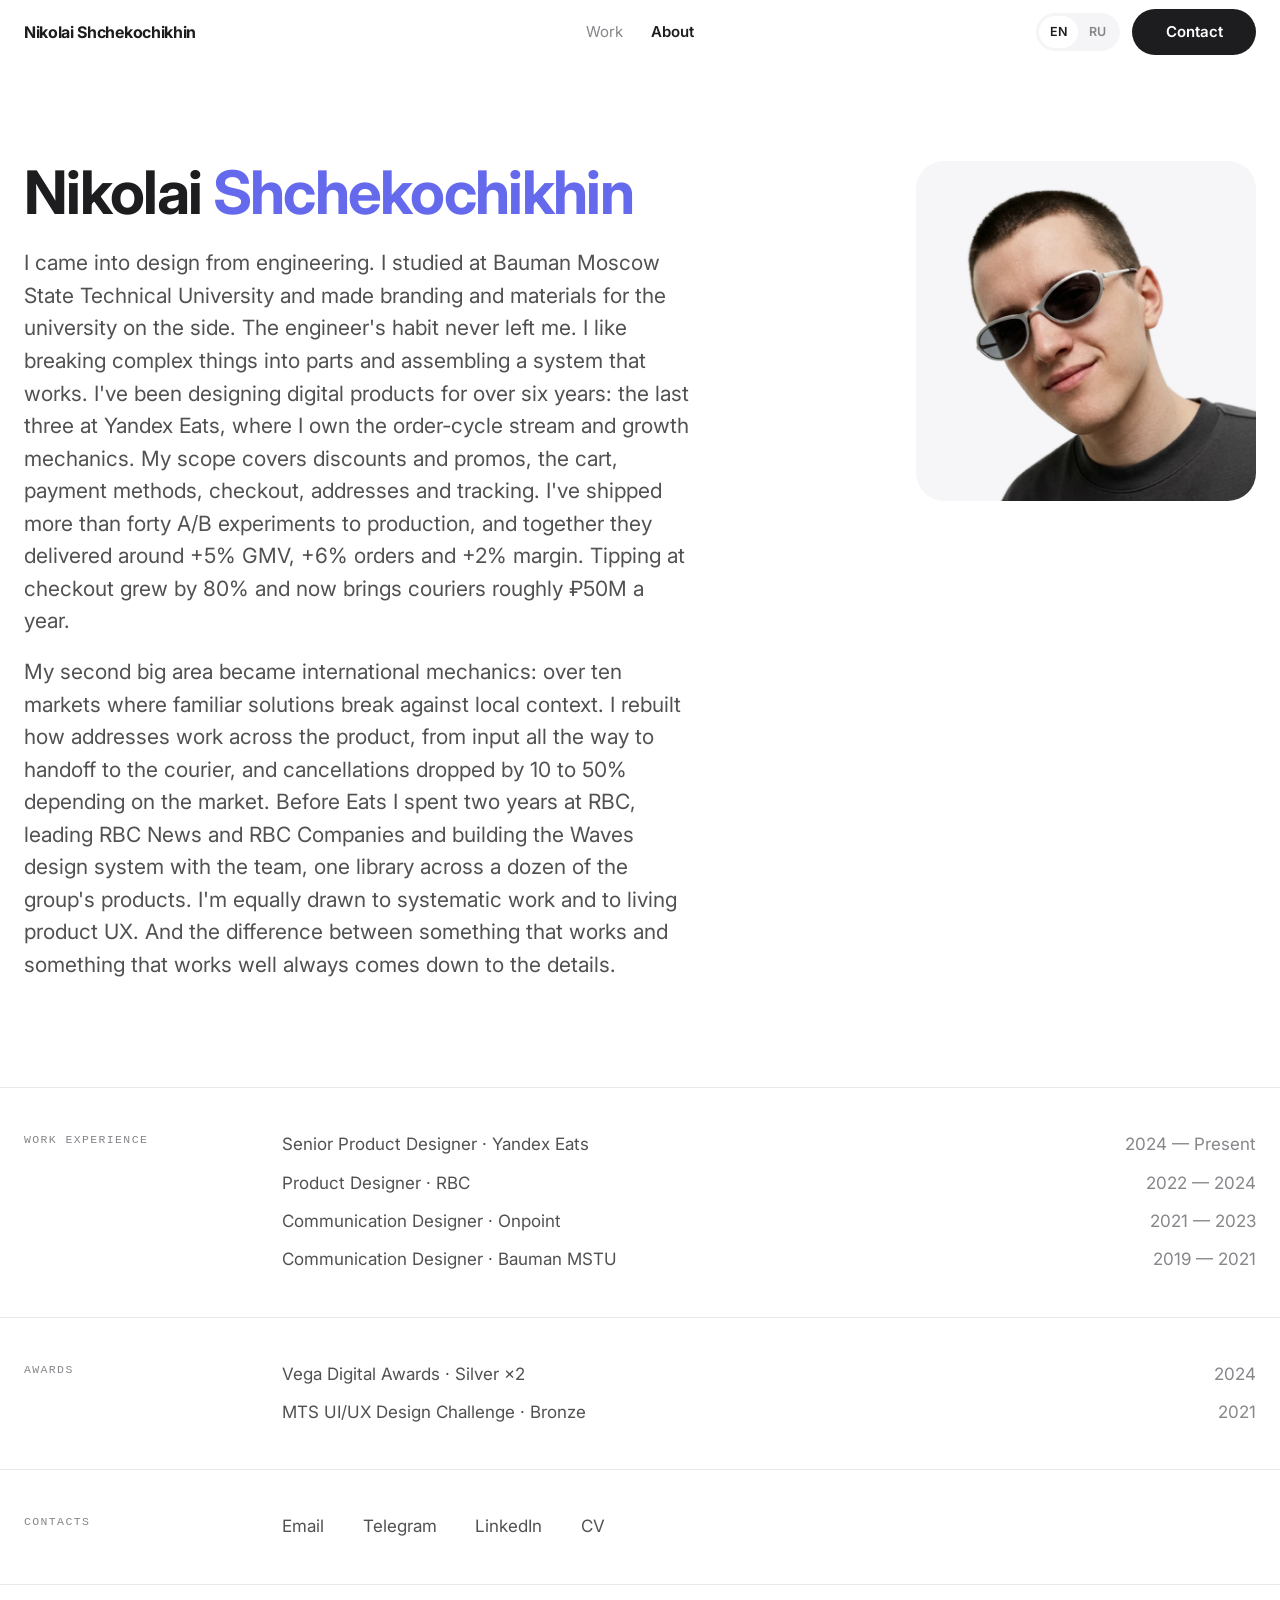
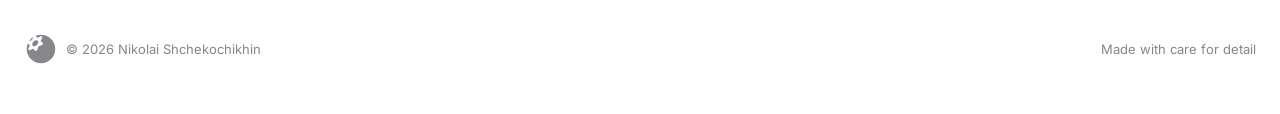
<file: about.html>
<!DOCTYPE html>
<html lang="en">
<head>
  <meta charset="UTF-8" />
  <meta name="viewport" content="width=device-width, initial-scale=1.0" />
  <title>Обо мне — Николай Щекочихин</title>
  <link rel="icon" type="image/svg+xml" href="assets/favicon.svg" />
  <link rel="apple-touch-icon" href="assets/apple-touch-icon.png" />
  <meta name="description" content="О продуктовом дизайнере Николае Щекочихине: опыт, награды, контакты." />
  <link rel="preconnect" href="https://fonts.googleapis.com" />
  <link rel="preconnect" href="https://fonts.gstatic.com" crossorigin />
  <link href="https://fonts.googleapis.com/css2?family=Inter:wght@400;500;600;700;800&display=swap" rel="stylesheet" />
  <link rel="stylesheet" href="styles.css?v=4" />
  <!-- Yandex.Metrika counter -->
  <script type="text/javascript">
    (function(m,e,t,r,i,k,a){
        m[i]=m[i]||function(){(m[i].a=m[i].a||[]).push(arguments)};
        m[i].l=1*new Date();
        for (var j = 0; j < document.scripts.length; j++) {if (document.scripts[j].src === r) { return; }}
        k=e.createElement(t),a=e.getElementsByTagName(t)[0],k.async=1,k.src=r,a.parentNode.insertBefore(k,a)
    })(window, document,'script','https://mc.yandex.ru/metrika/tag.js?id=111039248', 'ym');

    ym(111039248, 'init', {ssr:true, webvisor:true, clickmap:true, ecommerce:"dataLayer", referrer: document.referrer, url: location.href, accurateTrackBounce:true, trackLinks:true});
  </script>
  <noscript><div><img src="https://mc.yandex.ru/watch/111039248" style="position:absolute; left:-9999px;" alt="" /></div></noscript>
  <!-- /Yandex.Metrika counter -->
</head>
<body>

  <!-- ============ HEADER ============ -->
  <header class="site-header">
    <div class="wrap nav">
      <button class="nav-burger" aria-label="Меню" aria-expanded="false"><svg viewBox="0 0 24 24" fill="none"><path d="M4.5 10C5.60457 10 6.5 10.8954 6.5 12C6.5 13.1046 5.60457 14 4.5 14C3.39543 14 2.5 13.1046 2.5 12C2.5 10.8954 3.39543 10 4.5 10Z" fill="currentColor"/><path d="M12 10C13.1046 10 14 10.8954 14 12C14 13.1046 13.1046 14 12 14C10.8954 14 10 13.1046 10 12C10 10.8954 10.8954 10 12 10Z" fill="currentColor"/><path d="M19.5 10C20.6046 10 21.5 10.8954 21.5 12C21.5 13.1046 20.6046 14 19.5 14C18.3954 14 17.5 13.1046 17.5 12C17.5 10.8954 18.3954 10 19.5 10Z" fill="currentColor"/></svg></button>
      <a class="brand" href="index.html" data-ru="Николай Щекочихин" data-en="Nikolai Shchekochikhin">Николай Щекочихин</a>
      <nav class="nav-links">
        <a href="index.html" data-ru="Работы" data-en="Work">Работы</a>
        <a href="about.html" class="active" data-ru="Обо мне" data-en="About">Обо мне</a>
      </nav>
      <div class="nav-right">
        <div class="lang-toggle" role="group" aria-label="Language">
          <button data-lang="en" class="active">EN</button>
          <button data-lang="ru">RU</button>
        </div>
        <a class="btn btn-primary" href="https://t.me/karlosonchik" target="_blank" rel="noopener" aria-label="Связаться"><span class="cta-label" data-ru="Связаться" data-en="Contact">Связаться</span><svg class="cta-ic" viewBox="0 0 24 24" fill="none"><path d="M9.55825 14.3029L15.9202 19.0033C16.6462 19.4038 17.1702 19.1964 17.351 18.3292L19.9407 6.12583C20.2058 5.06284 19.5355 4.58072 18.841 4.89603L3.63455 10.7596C2.59657 11.1759 2.60262 11.755 3.44535 12.013L7.34766 13.231L16.3819 7.53138C16.8084 7.27275 17.1998 7.4118 16.8786 7.69693" fill="currentColor"/></svg></a>
      </div>
    </div>
    <div class="nav-menu">
      <a href="index.html" data-ru="Работы" data-en="Work">Работы</a>
      <a href="about.html" data-ru="Обо мне" data-en="About">Обо мне</a>
    </div>
  </header>

  <main>

    <!-- ========================= BIO + PORTRAIT ========================= -->
    <section class="project-hero">
      <div class="wrap">
        <div class="about-hero">
          <div class="about-bio reveal">
            <h1 class="display"><span data-ru="Николай " data-en="Nikolai ">Nikolai </span><span class="accent" data-ru="Щекочихин" data-en="Shchekochikhin">Shchekochikhin</span></h1>
            <p data-ru="Я пришёл в дизайн из инженерии. Учился в МГТУ им. Баумана и параллельно делал айдентику и материалы для университета. Инженерная привычка никуда не делась. Я люблю разбирать сложное на части и собирать из них систему, которая работает. Больше шести лет проектирую цифровые продукты: три последних года в Яндекс Еде, где отвечаю за стрим цикла заказа и механики роста. В моей зоне ответственности скидки и промо, корзина, способы оплаты, чекаут, адреса и трекинг. За это время я довёл до прода больше сорока A/B-экспериментов, которые суммарно дали около +5% GMV, +6% заказов и +2% к марже. А чаевые на чекауте выросли на 80% и приносят курьерам порядка 50 млн рублей в год."
               data-en="I came into design from engineering. I studied at Bauman Moscow State Technical University and made branding and materials for the university on the side. The engineer's habit never left me. I like breaking complex things into parts and assembling a system that works. I've been designing digital products for over six years: the last three at Yandex Eats, where I own the order-cycle stream and growth mechanics. My scope covers discounts and promos, the cart, payment methods, checkout, addresses and tracking. I've shipped more than forty A/B experiments to production, and together they delivered around +5% GMV, +6% orders and +2% margin. Tipping at checkout grew by 80% and now brings couriers roughly ₽50M a year.">I came into design from engineering. I studied at Bauman Moscow State Technical University and made branding and materials for the university on the side. The engineer's habit never left me. I like breaking complex things into parts and assembling a system that works. I've been designing digital products for over six years: the last three at Yandex Eats, where I own the order-cycle stream and growth mechanics. My scope covers discounts and promos, the cart, payment methods, checkout, addresses and tracking. I've shipped more than forty A/B experiments to production, and together they delivered around +5% GMV, +6% orders and +2% margin. Tipping at checkout grew by 80% and now brings couriers roughly ₽50M a year.</p>
            <p data-ru="Второй большой зоной стали международные механики: больше десяти стран, где привычные решения ломаются о локальный контекст. Я полностью пересобрал работу с адресами, от ввода до передачи курьеру, и отмены упали от 10 до 50% в зависимости от рынка. До Еды были два года в РБК, там я вёл РБК Новости и РБК Компании и вместе с командой собрал дизайн-систему Waves на десяток продуктов группы. Мне одинаково близки системная работа и живой продуктовый UX. А разницу между «работает» и «работает хорошо» всегда делают детали."
               data-en="My second big area became international mechanics: over ten markets where familiar solutions break against local context. I rebuilt how addresses work across the product, from input all the way to handoff to the courier, and cancellations dropped by 10 to 50% depending on the market. Before Eats I spent two years at RBC, leading RBC News and RBC Companies and building the Waves design system with the team, one library across a dozen of the group's products. I'm equally drawn to systematic work and to living product UX. And the difference between something that works and something that works well always comes down to the details.">My second big area became international mechanics: over ten markets where familiar solutions break against local context. I rebuilt how addresses work across the product, from input all the way to handoff to the courier, and cancellations dropped by 10 to 50% depending on the market. Before Eats I spent two years at RBC, leading RBC News and RBC Companies and building the Waves design system with the team, one library across a dozen of the group's products. I'm equally drawn to systematic work and to living product UX. And the difference between something that works and something that works well always comes down to the details.</p>
          </div>
          <div class="about-portrait reveal"><img src="assets/portrait.webp" width="1500" height="1500" alt="Nikolai Shchekochikhin" data-ru-alt="Николай Щекочихин" data-en-alt="Nikolai Shchekochikhin"></div>
        </div>
      </div>
    </section>

    <!-- ========================= INFO ROWS ========================= -->
    <section class="section" id="contact" style="padding-top:clamp(32px,5vw,64px);padding-bottom:0">
      <div class="wrap">

        <div class="info-row reveal">
          <div class="info-label" data-ru="Опыт работы" data-en="Work Experience">Опыт работы</div>
          <div class="info-body">
            <div class="info-list">
              <div class="li"><span data-ru="Senior Product Designer · Яндекс Еда" data-en="Senior Product Designer · Yandex Eats">Senior Product Designer · Yandex Eats</span><span data-ru="2024 — Настоящее" data-en="2024 — Present">2024 — Present</span></div>
              <div class="li"><span data-ru="Product Designer · РБК" data-en="Product Designer · RBC">Product Designer · RBC</span><span>2022 — 2024</span></div>
              <div class="li"><span data-ru="Коммуникационный дизайнер · Onpoint" data-en="Communication Designer · Onpoint">Communication Designer · Onpoint</span><span>2021 — 2023</span></div>
              <div class="li"><span data-ru="Коммуникационный дизайнер · МГТУ им. Баумана" data-en="Communication Designer · Bauman MSTU">Communication Designer · Bauman MSTU</span><span>2019 — 2021</span></div>
            </div>
          </div>
        </div>

        <div class="info-row reveal">
          <div class="info-label" data-ru="Награды" data-en="Awards">Награды</div>
          <div class="info-body">
            <div class="info-list">
              <button class="li" data-modal-open="aw-1"><span>Vega Digital Awards · Silver ×2</span><span>2024</span></button>
              <button class="li" data-modal-open="aw-2"><span>MTS UI/UX Design Challenge · Bronze</span><span>2021</span></button>
            </div>
          </div>
        </div>

        <div class="info-row reveal">
          <div class="info-label" data-ru="Контакты" data-en="Contacts">Контакты</div>
          <div class="info-body">
            <div class="contacts-row">
              <a class="info-link" href="mailto:schekochikhinna@gmail.com">Email</a>
              <a class="info-link" href="https://t.me/karlosonchik" target="_blank" rel="noopener">Telegram</a>
              <a class="info-link" href="https://www.linkedin.com/in/nikolai-shchekochikhin-3a7596252/" target="_blank" rel="noopener">LinkedIn</a>
              <a class="info-link" href="assets/cv/Nikolai-Shchekochikhin-CV.pdf" target="_blank" rel="noopener" data-ru="Резюме" data-en="CV">CV</a>
            </div>
          </div>
        </div>

      </div>
    </section>

    <div class="wrap">
      <div class="legal legal--divided">
        <div class="legal-left">
          <svg class="legal-logo" viewBox="0 0 1000 1000" width="34" height="34" role="img" aria-label="Ponache" xmlns="http://www.w3.org/2000/svg"><path d="M339.114 111.918C491.375 48.8656 673.201 79.2308 796.985 203.015C961.005 367.035 961.005 632.964 796.985 796.984C632.964 961.004 367.035 961.004 203.015 796.984C79.2368 673.206 48.8686 491.391 111.909 339.134C122.295 353.049 142.346 368.493 170.668 390.302C173.2 392.251 174.467 393.227 174.774 394.788C174.821 395.027 174.85 395.276 174.863 395.529C174.941 397.183 174.018 399.047 172.165 402.77C136.693 474.069 118.953 509.718 130.881 526.365C132.595 528.757 134.673 530.835 137.065 532.55C153.711 544.479 189.363 526.743 260.663 491.27C264.385 489.418 266.247 488.49 267.901 488.567C268.154 488.579 268.403 488.61 268.643 488.657C270.204 488.964 271.182 490.233 273.132 492.767C310.478 541.267 329.155 565.514 353.462 558.495C356.954 557.487 360.438 556.08 363.838 554.302C387.504 541.924 398.904 505.51 421.703 432.689C422.894 428.887 423.489 426.985 424.836 425.502C425.043 425.274 425.262 425.055 425.49 424.849C426.972 423.503 428.875 422.907 432.676 421.717C505.497 398.917 541.911 387.517 554.289 363.852C556.067 360.452 557.474 356.967 558.483 353.475C565.502 329.167 541.253 310.492 492.753 273.145C490.22 271.195 488.951 270.217 488.644 268.655C488.597 268.416 488.567 268.166 488.555 267.913C488.478 266.26 489.405 264.398 491.256 260.677C526.729 189.376 544.466 153.725 532.536 137.078C530.822 134.686 528.745 132.608 526.353 130.894C509.706 118.966 474.056 136.706 402.758 172.178C399.035 174.03 397.171 174.953 395.517 174.875C395.263 174.863 395.014 174.833 394.775 174.786C393.214 174.479 392.238 173.214 390.288 170.682C368.476 142.355 353.03 122.302 339.114 111.918ZM282.215 282.219C323.22 241.214 378.623 230.133 405.959 257.47C433.296 284.806 422.215 340.208 381.21 381.213C340.205 422.218 284.803 433.298 257.466 405.962C230.13 378.625 241.211 323.224 282.215 282.219ZM269.726 148.654C261.27 168.294 252.851 195.179 241.713 230.754C240.523 234.556 239.928 236.459 238.582 237.941C238.376 238.169 238.156 238.388 237.929 238.595C236.446 239.941 234.543 240.536 230.74 241.727C195.17 252.863 168.287 261.281 148.648 269.736C164.146 246.14 182.268 223.762 203.015 203.015C223.759 182.271 246.134 164.151 269.726 148.654Z" fill="currentColor"/></svg>
          <span>© <span data-year></span> <span data-ru="Николай Щекочихин" data-en="Nikolai Shchekochikhin">Николай Щекочихин</span></span>
        </div>
        <span data-ru="Сделано с любовью к деталям" data-en="Made with care for detail">Сделано с любовью к деталям</span>
      </div>
    </div>

  </main>

  <!-- ========================= MODALS (awards) ========================= -->
    <div class="modal-overlay" id="aw-1" role="dialog" aria-modal="true">
      <div class="modal">
        <span class="grabber" aria-hidden="true"></span>
        <div class="eyebrow modal-eyebrow">2024</div>
        <h2 data-ru="Vega Digital Awards — два серебра" data-en="Vega Digital Awards — Two Silvers">Vega Digital Awards — Two Silvers</h2>
        <p data-ru="Две серебряные награды международной премии The Vega Digital Awards в категории Website &amp; Mobile Sites — за маркетинговый сайт и лендинг мерч-линейки РБК. Проект вырос из смелой идеи: превратить громкие выражения из мира бизнеса в собственную коллекцию мерча и часть айдентики бренда."
           data-en="Two Silver awards at the international Vega Digital Awards in the Website &amp; Mobile Sites category — for the marketing site and landing page of RBC's merch line. The project grew out of a bold idea: turn punchy expressions from the business world into RBC's own merch collection and a part of the brand's identity.">Two Silver awards at the international Vega Digital Awards in the Website &amp; Mobile Sites category — for the marketing site and landing page of RBC's merch line. The project grew out of a bold idea: turn punchy expressions from the business world into RBC's own merch collection and a part of the brand's identity.</p>
        <p data-ru="Я отвечал за продуктовую часть — перенёс визуальную концепцию коллекции в лендинг, который держит бренд-стандарты РБК и подаёт продукт внутри экосистемы с характером. Жюри отметило работу двумя серебряными наградами — в номинациях Marketing и Landing Page."
           data-en="I owned the product side — translating the collection's visual concept into a landing page that holds RBC's brand standards and presents the product inside the ecosystem with real character. The jury recognised the work with two Silver awards, in the Marketing and Landing Page nominations.">I owned the product side — translating the collection's visual concept into a landing page that holds RBC's brand standards and presents the product inside the ecosystem with real character. The jury recognised the work with two Silver awards, in the Marketing and Landing Page nominations.</p>
        <a class="btn modal-link" href="https://vegaawards.com/winner-info.php?id=46570" target="_blank" rel="noopener" data-ru="Смотреть на сайте" data-en="View online">View online</a>
      </div>
    </div>

    <div class="modal-overlay" id="aw-2" role="dialog" aria-modal="true">
      <div class="modal">
        <span class="grabber" aria-hidden="true"></span>
        <div class="eyebrow modal-eyebrow">2021</div>
        <h2>MTS UI/UX Design Challenge — Bronze</h2>
        <p data-ru="Бронза дизайн-челленджа MTS UI/UX Design Challenge 2021 в номинации Mobile Applications. Наша концепция «Цифровая интеграция» встраивала сервис «МТС Досуг» в раздел «Развлечения» приложения «Мой МТС»: пользователи могли подбирать и планировать досуг — от прогулочных маршрутов и музейных экспозиций до кино, лекций и мастер-классов — опираясь на внутренние сервисы МТС и внешние коллаборации."
           data-en="Bronze at the MTS UI/UX Design Challenge 2021 in the Mobile Applications category. Our concept, &quot;Digital Integration&quot;, embedded the &quot;MTS Dosug&quot; service into the Entertainment section of the &quot;My MTS&quot; app: people could discover and plan their leisure — from walking routes and museum exhibitions to cinema, lectures and masterclasses — powered by MTS's own services and external partners.">Bronze at the MTS UI/UX Design Challenge 2021 in the Mobile Applications category. Our concept, &quot;Digital Integration&quot;, embedded the &quot;MTS Dosug&quot; service into the Entertainment section of the &quot;My MTS&quot; app: people could discover and plan their leisure — from walking routes and museum exhibitions to cinema, lectures and masterclasses — powered by MTS's own services and external partners.</p>
        <a class="btn modal-link" href="https://sdsreda.tilda.ws/mts-challenge" target="_blank" rel="noopener" data-ru="Смотреть на сайте" data-en="View online">View online</a>
      </div>
    </div>

  <script src="main.js?v=4"></script>
</body>
</html>
</file>
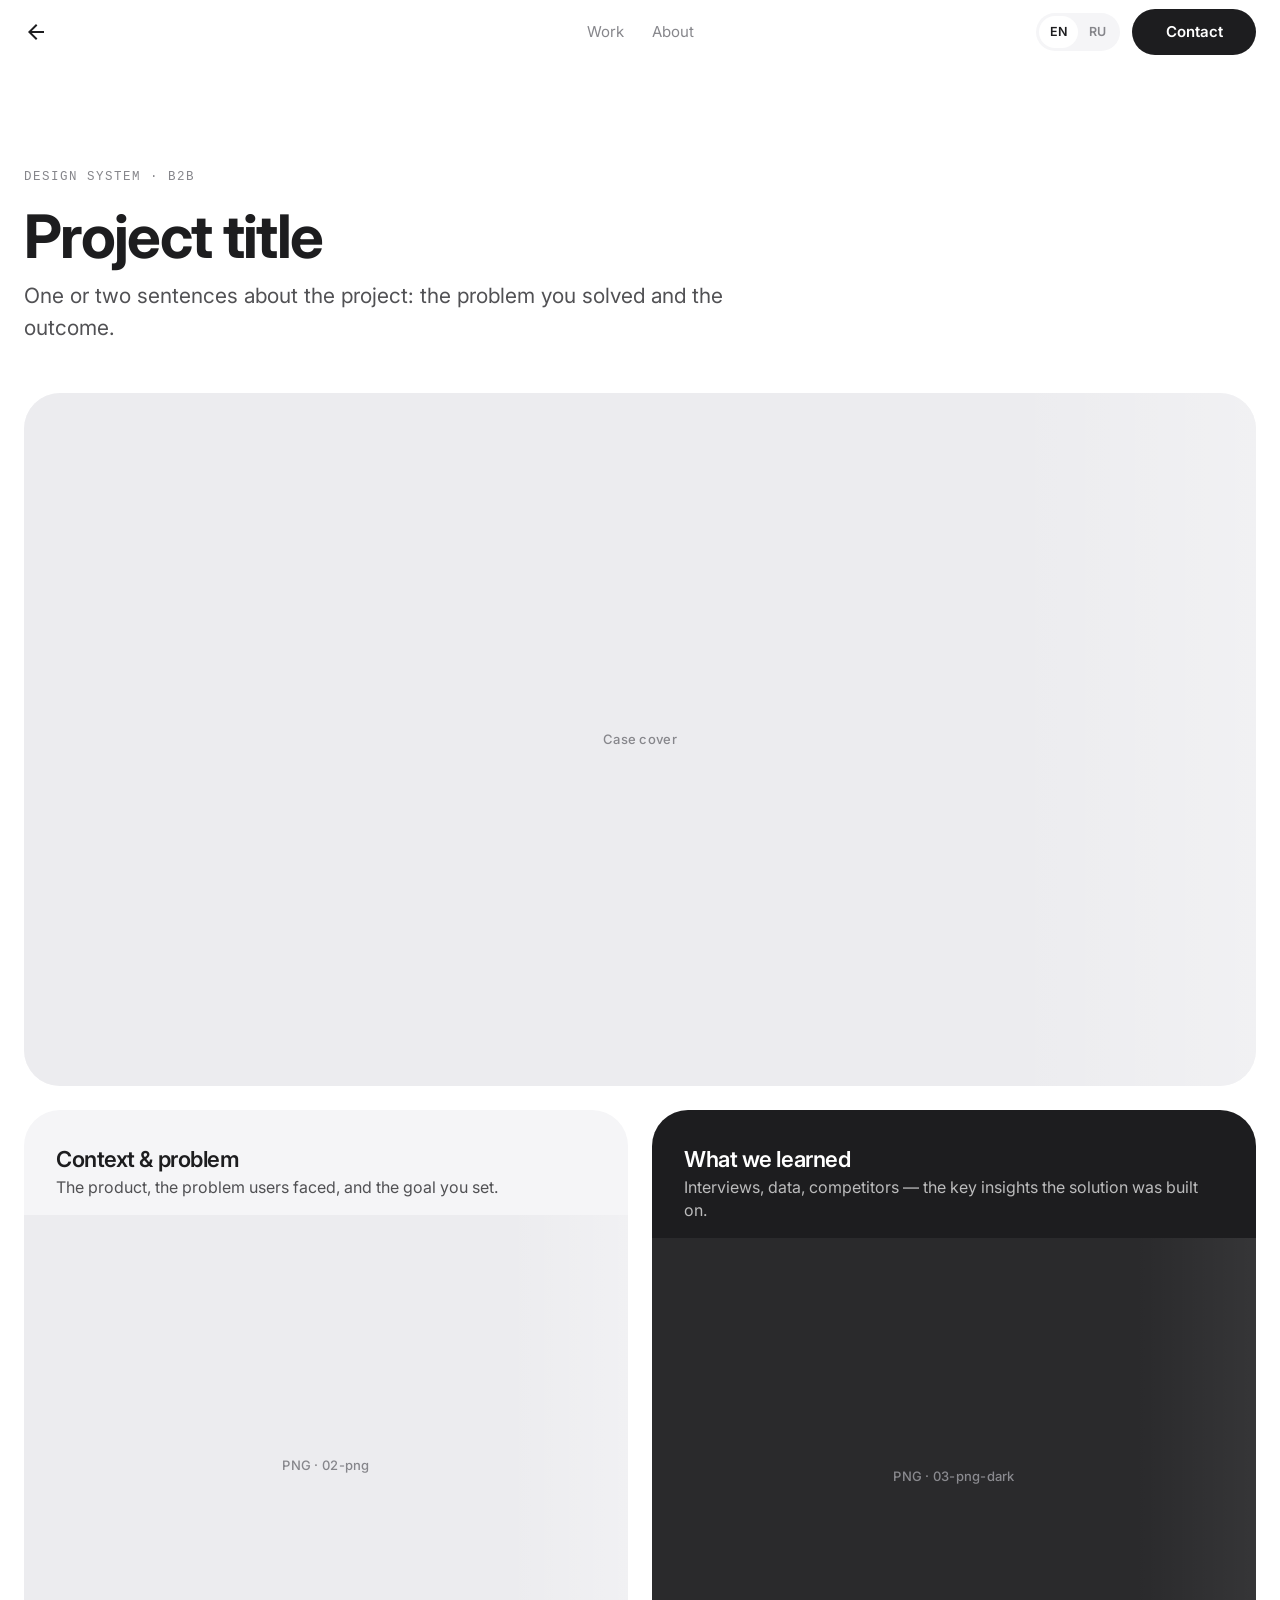
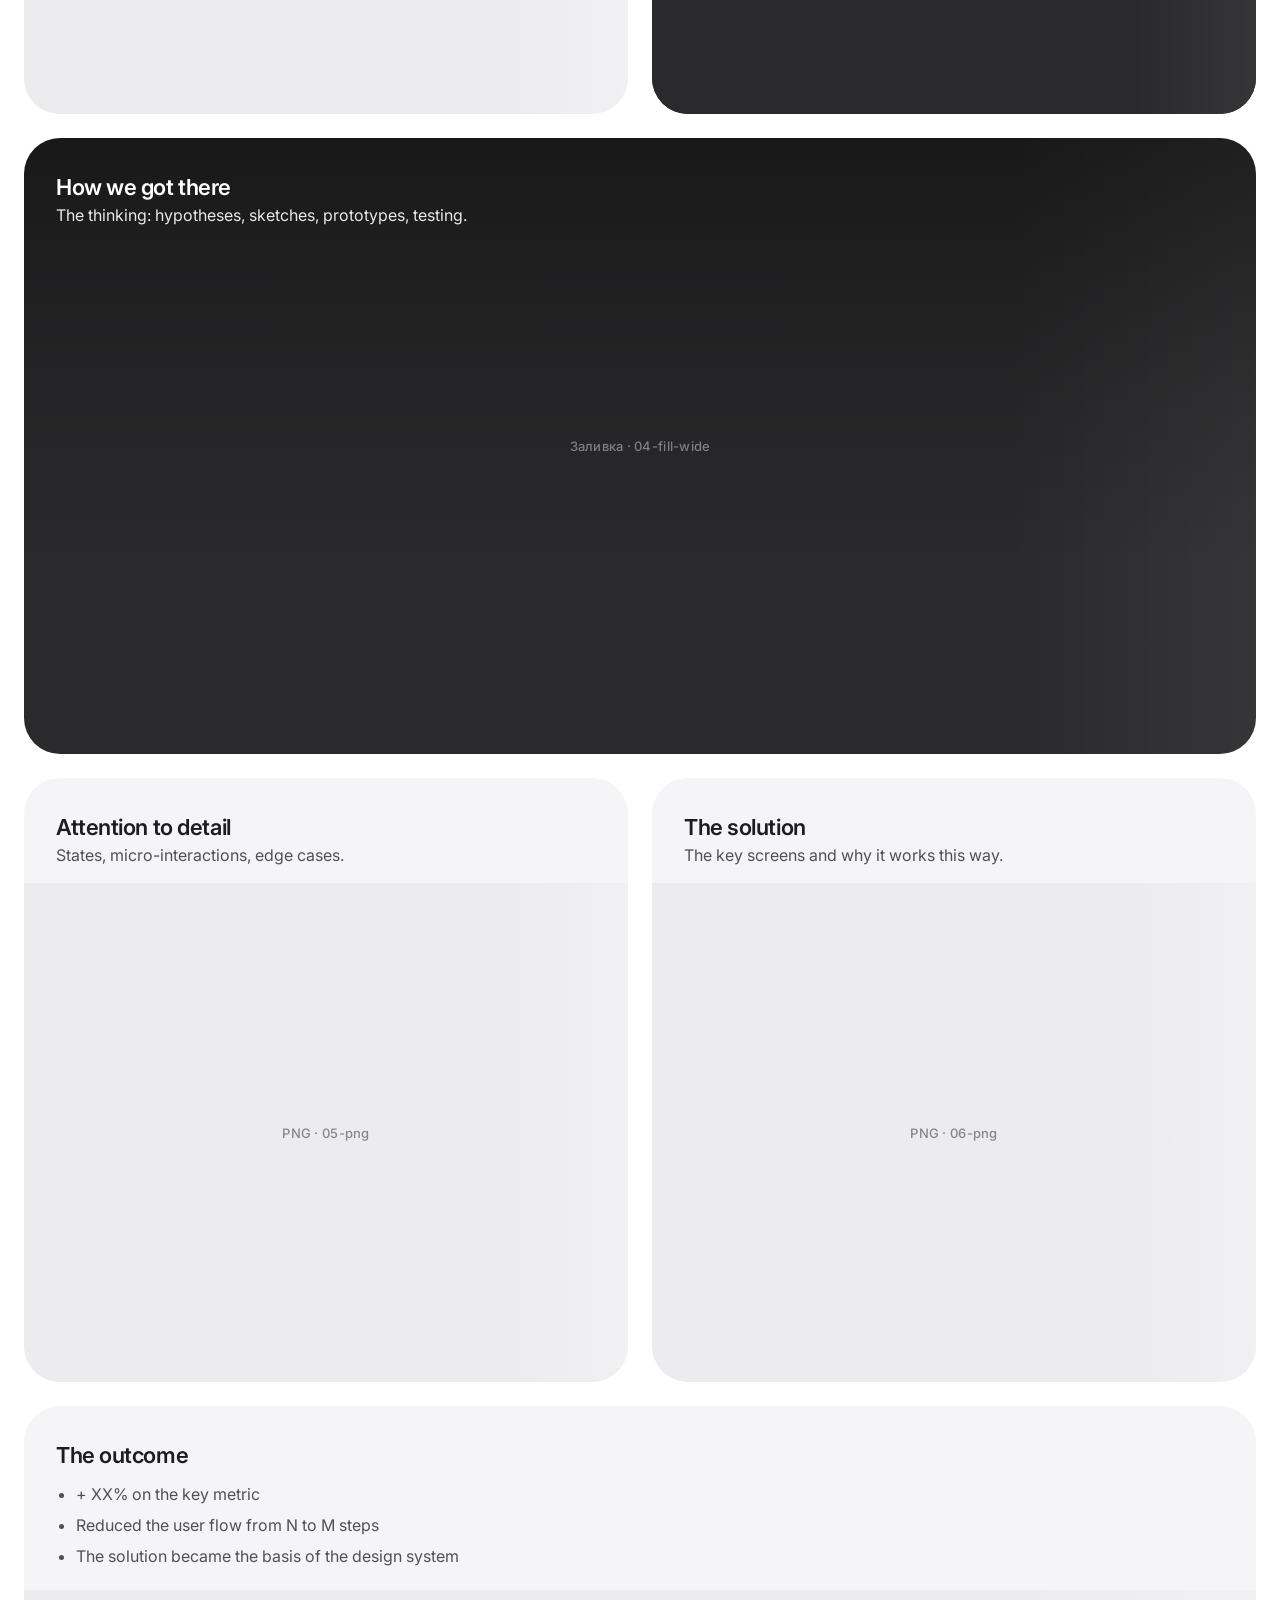
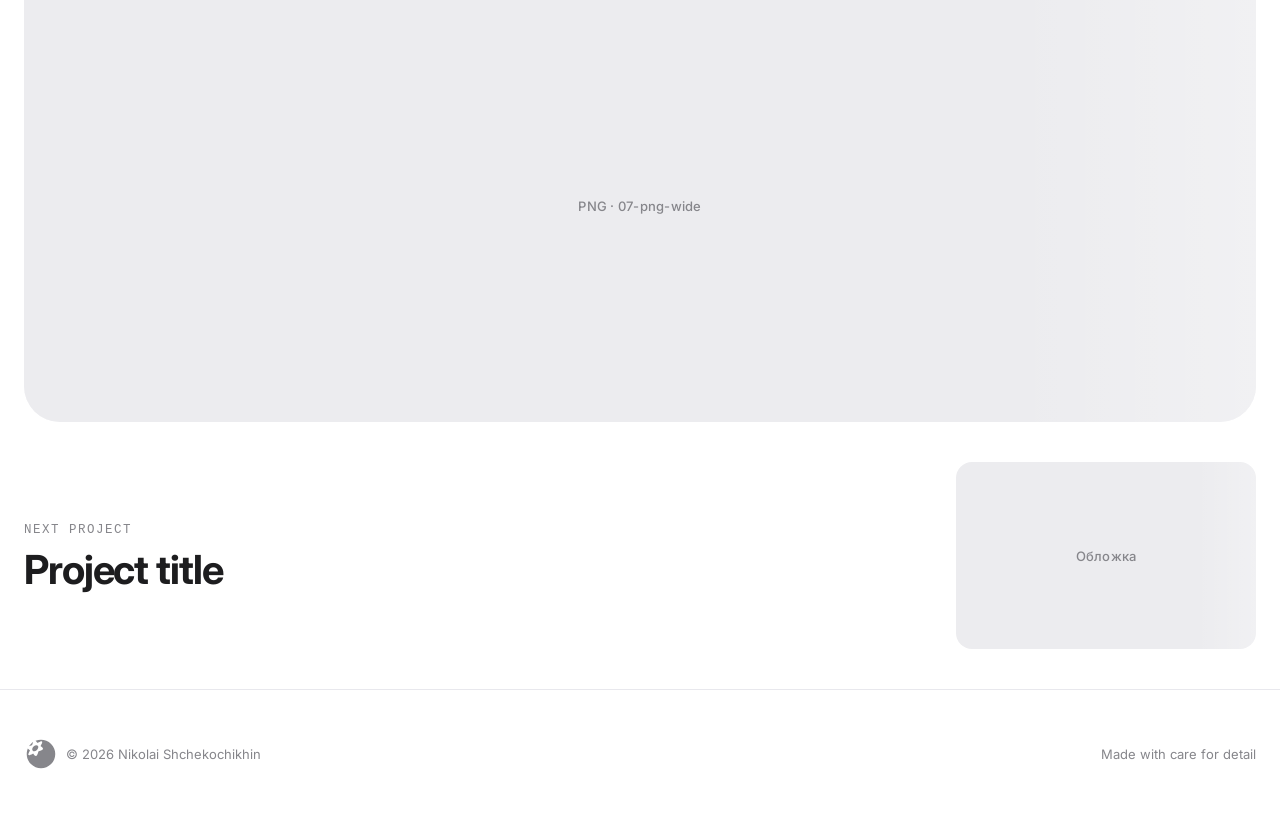
<file: projects/project-template.html>
<!DOCTYPE html>
<html lang="en">
<head>
  <meta charset="UTF-8" />
  <meta name="viewport" content="width=device-width, initial-scale=1.0" />
  <title>Название проекта — Имя Фамилия</title>
  <link rel="icon" type="image/svg+xml" href="../assets/favicon.svg" />
  <link rel="apple-touch-icon" href="../assets/apple-touch-icon.png" />
  <meta name="description" content="Кейс: название проекта." />
  <link rel="preconnect" href="https://fonts.googleapis.com" />
  <link rel="preconnect" href="https://fonts.gstatic.com" crossorigin />
  <link href="https://fonts.googleapis.com/css2?family=Inter:wght@400;500;600;700;800&display=swap" rel="stylesheet" />
  <link rel="stylesheet" href="../styles.css?v=4" />
  <!-- Yandex.Metrika counter -->
  <script type="text/javascript">
    (function(m,e,t,r,i,k,a){
        m[i]=m[i]||function(){(m[i].a=m[i].a||[]).push(arguments)};
        m[i].l=1*new Date();
        for (var j = 0; j < document.scripts.length; j++) {if (document.scripts[j].src === r) { return; }}
        k=e.createElement(t),a=e.getElementsByTagName(t)[0],k.async=1,k.src=r,a.parentNode.insertBefore(k,a)
    })(window, document,'script','https://mc.yandex.ru/metrika/tag.js?id=111039248', 'ym');

    ym(111039248, 'init', {ssr:true, webvisor:true, clickmap:true, ecommerce:"dataLayer", referrer: document.referrer, url: location.href, accurateTrackBounce:true, trackLinks:true});
  </script>
  <noscript><div><img src="https://mc.yandex.ru/watch/111039248" style="position:absolute; left:-9999px;" alt="" /></div></noscript>
  <!-- /Yandex.Metrika counter -->
</head>
<body>

  <!-- ============ HEADER (full-width sticky bar, back) ============ -->
  <header class="site-header">
    <div class="wrap nav">
      <a class="nav-back" href="../index.html" aria-label="Назад"><svg viewBox="0 0 24 24" fill="none"><path fill-rule="evenodd" clip-rule="evenodd" d="M7.8 11L13.4 5.4L12 4L4 12L12 20L13.4 18.6L7.8 13H20V11H7.8Z" fill="currentColor"/></svg></a>
      <nav class="nav-links">
        <a href="../index.html" data-ru="Работы" data-en="Work">Работы</a>
        <a href="../about.html" data-ru="Обо мне" data-en="About">Обо мне</a>
      </nav>
      <div class="nav-right">
        <div class="lang-toggle" role="group" aria-label="Language">
          <button data-lang="en" class="active">EN</button>
          <button data-lang="ru">RU</button>
        </div>
        <a class="btn btn-primary" href="https://t.me/username" target="_blank" rel="noopener" aria-label="Связаться"><span class="cta-label" data-ru="Связаться" data-en="Contact">Связаться</span><svg class="cta-ic" viewBox="0 0 24 24" fill="none"><path d="M9.55825 14.3029L15.9202 19.0033C16.6462 19.4038 17.1702 19.1964 17.351 18.3292L19.9407 6.12583C20.2058 5.06284 19.5355 4.58072 18.841 4.89603L3.63455 10.7596C2.59657 11.1759 2.60262 11.755 3.44535 12.013L7.34766 13.231L16.3819 7.53138C16.8084 7.27275 17.1998 7.4118 16.8786 7.69693" fill="currentColor"/></svg></a>
      </div>
    </div>
  </header>

  <main>

    <!-- ========================= PROJECT HERO ========================= -->
    <section class="project-hero">
      <div class="wrap">
        <div class="eyebrow reveal" data-ru="Дизайн-система · B2B" data-en="Design system · B2B">Дизайн-система · B2B</div>
        <h1 class="display reveal" data-ru="Название проекта" data-en="Project title">Название проекта</h1>
        <p class="project-summary reveal"
           data-ru="Одно-два предложения о сути проекта: какую задачу решали и какого результата достигли."
           data-en="One or two sentences about the project: the problem you solved and the outcome.">Одно-два предложения о сути проекта: какую задачу решали и какого результата достигли.</p>
      </div>
    </section>

    <!-- ============================================================
         КЕЙС — плашки. Сетка 2 колонки, отступы 24px.

         ТРИ ТИПА (класс .feature-card + модификатор):
           .media-only    ТИП 1 · Обложка — только картинка, без текста
           (базовый)      ТИП 2 · Текст + PNG — текст сверху, PNG снизу на серой плашке
           .overlay       ТИП 3 · Текст + заливка — картинка на всю плашку, белый текст поверх
         МОДИФИКАТОРЫ (комбинируются с ЛЮБЫМ типом):
           .span2         на всю ширину сетки (без него — половина, 1 колонка)
           .dark          тёмная плашка (для типа 2)

         КАРТИНКИ лежат в projects/<slug>/img/ и именуются:
           {NN}-{type}[-{mod}...].{ext}
           NN=порядок (01,02…) · type=cover|png|fill · mod=wide|dark
           напр.: 01-cover-wide.webp · 02-png.webp · 03-png-dark.webp · 04-fill-wide.webp
         Плейсхолдер <div class="ph"> заменяется на <img src="img/…" alt="">.
         ============================================================ -->
    <div class="wrap">
      <div class="case-flow">

        <!-- ТИП 1 · Обложка на всю ширину — 01-cover-wide.webp -->
        <div class="feature-card media-only span2 reveal">
          <div class="ft-media"><div class="ph" data-ru="Обложка кейса" data-en="Case cover">Обложка кейса</div></div>
          <!-- <div class="ft-media"><img src="img/01-cover-wide.webp" alt=""></div> -->
        </div>

        <!-- ТИП 2 · Текст + PNG (серая) — 02-png.webp -->
        <div class="feature-card reveal">
          <div class="ft-text">
            <h3 data-ru="Контекст и задача" data-en="Context & problem">Контекст и задача</h3>
            <p data-ru="Что за продукт, какую проблему испытывали пользователи и какую цель поставили."
               data-en="The product, the problem users faced, and the goal you set.">Что за продукт, какую проблему испытывали пользователи и какую цель поставили.</p>
          </div>
          <div class="ft-media"><div class="ph">PNG · 02-png</div></div>
        </div>

        <!-- ТИП 2 · Текст + PNG, тёмная — 03-png-dark.webp -->
        <div class="feature-card dark reveal">
          <div class="ft-text">
            <h3 data-ru="Что выяснили" data-en="What we learned">Что выяснили</h3>
            <p data-ru="Интервью, данные, конкуренты — ключевые инсайты, на которых строилось решение."
               data-en="Interviews, data, competitors — the key insights the solution was built on.">Интервью, данные, конкуренты — ключевые инсайты, на которых строилось решение.</p>
          </div>
          <div class="ft-media"><div class="ph on-dark">PNG · 03-png-dark</div></div>
        </div>

        <!-- ТИП 3 · Текст + заливка на всю ширину — 04-fill-wide.webp -->
        <div class="feature-card overlay span2 reveal">
          <div class="ft-text">
            <h3 data-ru="Как шли к решению" data-en="How we got there">Как шли к решению</h3>
            <p data-ru="Ход мысли: гипотезы, скетчи, прототипы, тестирование."
               data-en="The thinking: hypotheses, sketches, prototypes, testing.">Ход мысли: гипотезы, скетчи, прототипы, тестирование.</p>
          </div>
          <div class="ft-media"><div class="ph on-dark">Заливка · 04-fill-wide</div></div>
        </div>

        <!-- ТИП 2 · Текст + PNG (серая) — 05-png.webp -->
        <div class="feature-card reveal">
          <div class="ft-text">
            <h3 data-ru="Внимание к деталям" data-en="Attention to detail">Внимание к деталям</h3>
            <p data-ru="Состояния, микровзаимодействия, граничные случаи."
               data-en="States, micro-interactions, edge cases.">Состояния, микровзаимодействия, граничные случаи.</p>
          </div>
          <div class="ft-media"><div class="ph">PNG · 05-png</div></div>
        </div>

        <!-- ТИП 2 · Текст + PNG (серая) — 06-png.webp -->
        <div class="feature-card reveal">
          <div class="ft-text">
            <h3 data-ru="Финальное решение" data-en="The solution">Финальное решение</h3>
            <p data-ru="Ключевые экраны и почему именно так."
               data-en="The key screens and why it works this way.">Ключевые экраны и почему именно так.</p>
          </div>
          <div class="ft-media"><div class="ph">PNG · 06-png</div></div>
        </div>

        <!-- ТИП 2 · результат на всю ширину (со списком) — 07-png-wide.webp -->
        <div class="feature-card span2 reveal">
          <div class="ft-text">
            <h3 data-ru="Чем закончилось" data-en="The outcome">Чем закончилось</h3>
            <ul>
              <li data-ru="+ XX% к ключевой метрике" data-en="+ XX% on the key metric">+ XX% к ключевой метрике</li>
              <li data-ru="Сократили путь пользователя с N до M шагов" data-en="Reduced the user flow from N to M steps">Сократили путь пользователя с N до M шагов</li>
              <li data-ru="Решение легло в основу дизайн-системы" data-en="The solution became the basis of the design system">Решение легло в основу дизайн-системы</li>
            </ul>
          </div>
          <div class="ft-media"><div class="ph">PNG · 07-png-wide</div></div>
        </div>

      </div>
    </div>

    <!-- ========================= NEXT PROJECT (компактно) ========================= -->
    <section class="next">
      <div class="wrap reveal">
        <a href="project-template.html">
          <div class="next-text">
            <span class="eyebrow" data-ru="Следующий проект" data-en="Next project">Следующий проект</span>
            <h2 class="display" data-ru="Название проекта" data-en="Project title">Название проекта</h2>
          </div>
          <div class="next-cover"><div class="ph">Обложка</div></div>
        </a>
      </div>
    </section>

  </main>

  <div class="wrap">
    <div class="legal legal--divided">
      <div class="legal-left">
        <svg class="legal-logo" viewBox="0 0 1000 1000" width="34" height="34" role="img" aria-label="Ponache" xmlns="http://www.w3.org/2000/svg"><path d="M339.114 111.918C491.375 48.8656 673.201 79.2308 796.985 203.015C961.005 367.035 961.005 632.964 796.985 796.984C632.964 961.004 367.035 961.004 203.015 796.984C79.2368 673.206 48.8686 491.391 111.909 339.134C122.295 353.049 142.346 368.493 170.668 390.302C173.2 392.251 174.467 393.227 174.774 394.788C174.821 395.027 174.85 395.276 174.863 395.529C174.941 397.183 174.018 399.047 172.165 402.77C136.693 474.069 118.953 509.718 130.881 526.365C132.595 528.757 134.673 530.835 137.065 532.55C153.711 544.479 189.363 526.743 260.663 491.27C264.385 489.418 266.247 488.49 267.901 488.567C268.154 488.579 268.403 488.61 268.643 488.657C270.204 488.964 271.182 490.233 273.132 492.767C310.478 541.267 329.155 565.514 353.462 558.495C356.954 557.487 360.438 556.08 363.838 554.302C387.504 541.924 398.904 505.51 421.703 432.689C422.894 428.887 423.489 426.985 424.836 425.502C425.043 425.274 425.262 425.055 425.49 424.849C426.972 423.503 428.875 422.907 432.676 421.717C505.497 398.917 541.911 387.517 554.289 363.852C556.067 360.452 557.474 356.967 558.483 353.475C565.502 329.167 541.253 310.492 492.753 273.145C490.22 271.195 488.951 270.217 488.644 268.655C488.597 268.416 488.567 268.166 488.555 267.913C488.478 266.26 489.405 264.398 491.256 260.677C526.729 189.376 544.466 153.725 532.536 137.078C530.822 134.686 528.745 132.608 526.353 130.894C509.706 118.966 474.056 136.706 402.758 172.178C399.035 174.03 397.171 174.953 395.517 174.875C395.263 174.863 395.014 174.833 394.775 174.786C393.214 174.479 392.238 173.214 390.288 170.682C368.476 142.355 353.03 122.302 339.114 111.918ZM282.215 282.219C323.22 241.214 378.623 230.133 405.959 257.47C433.296 284.806 422.215 340.208 381.21 381.213C340.205 422.218 284.803 433.298 257.466 405.962C230.13 378.625 241.211 323.224 282.215 282.219ZM269.726 148.654C261.27 168.294 252.851 195.179 241.713 230.754C240.523 234.556 239.928 236.459 238.582 237.941C238.376 238.169 238.156 238.388 237.929 238.595C236.446 239.941 234.543 240.536 230.74 241.727C195.17 252.863 168.287 261.281 148.648 269.736C164.146 246.14 182.268 223.762 203.015 203.015C223.759 182.271 246.134 164.151 269.726 148.654Z" fill="currentColor"/></svg>
        <span>© <span data-year></span> <span data-ru="Николай Щекочихин" data-en="Nikolai Shchekochikhin">Николай Щекочихин</span></span>
      </div>
      <span data-ru="Сделано с любовью к деталям" data-en="Made with care for detail">Сделано с любовью к деталям</span>
    </div>
  </div>

  <script src="../main.js?v=4"></script>
</body>
</html>
</file>
<file: styles.css>
/* ============================================================
   Portfolio — clean & fresh
   Full-width sticky header (blur) · combined content plates
   (text + screenshot in one plate) · no shadows · 24px gaps.
   Type: SF Pro (system) → Inter fallback.
   ============================================================ */

:root {
  --bg:         #ffffff;
  --bg-2:       #f5f5f7;
  --ink:        #1d1d1f;
  --ink-soft:   #515154;
  --ink-faint:  #86868b;
  --line:       #e8e8ed;

  --ph:         #ececef;
  --brand:      #656AED;   /* personal accent */

  --max:        1480px;
  --gutter:     clamp(14px, 2vw, 24px);
  --radius:     28px;
  --radius-sm:  16px;
  --gap:        24px;

  --mono: ui-monospace, SFMono-Regular, "SF Mono", Menlo, Consolas, monospace;

  --t-fast:  .25s cubic-bezier(.22,.61,.36,1);
  --t-slow:  .7s  cubic-bezier(.22,.61,.36,1);
}

* { box-sizing: border-box; -webkit-tap-highlight-color: transparent; }
html { scroll-behavior: smooth; scroll-padding-top: 84px; }

body {
  margin: 0;
  background: var(--bg);
  color: var(--ink);
  font-family: -apple-system, BlinkMacSystemFont, "SF Pro Display", "Inter", "Segoe UI", sans-serif;
  font-size: 17px;
  line-height: 1.55;
  -webkit-font-smoothing: antialiased;
  text-rendering: optimizeLegibility;
}

/* height: auto обязателен: у картинок проставлены атрибуты width/height (чтобы
   браузер резервировал место под шиммер), а без этого атрибутная высота
   перебивала бы aspect-ratio из CSS и обложки растягивались бы на натуральный размер */
img { max-width: 100%; height: auto; display: block; }
a   { color: inherit; text-decoration: none; }
/* убираем задержку тапа (браузер иначе ждёт double-tap ~300мс) */
a, button { touch-action: manipulation; }

.display { font-weight: 700; letter-spacing: -0.028em; line-height: 1.04; }
.wrap { max-width: var(--max); margin: 0 auto; padding-inline: var(--gutter); }

.eyebrow {
  display: inline-block; font-family: var(--mono);
  font-size: 12.5px; letter-spacing: .12em; text-transform: uppercase;
  color: var(--ink-faint); font-weight: 500;
}

/* soft colour bubbles (labels) */
.tag {
  display: inline-block; font-family: var(--mono); font-weight: 600;
  font-size: 12px; letter-spacing: .08em; text-transform: uppercase;
  padding: 7px 13px; border-radius: 999px;
}
.tag.c-blue   { background: #e9f0ff; color: #0a63f0; }
.tag.c-green  { background: #e6f7ed; color: #0a9b4d; }
.tag.c-orange { background: #fff0e2; color: #c96a14; }
.tag.c-purple { background: #efeaff; color: #6248f0; }
.tag.c-pink   { background: #ffe9f0; color: #db2e66; }

/* pill buttons */
.btn {
  display: inline-flex; align-items: center; gap: 8px;
  font-size: 15px; font-weight: 600; padding: 10px 20px; border-radius: 999px;
  transition: all var(--t-fast); cursor: pointer; border: 1px solid transparent; white-space: nowrap;
}
.btn-primary { background: var(--ink); color: #fff; }
.btn-primary:hover { background: #000; }
.btn-ghost { color: var(--ink); border-color: var(--line); background: transparent; }
.btn-ghost:hover { border-color: var(--ink); }

/* ============================================================
   HEADER — full-width sticky bar with blur (first approach)
   ============================================================ */
.site-header {
  position: sticky; top: 0; z-index: 50;
  background: color-mix(in srgb, var(--bg) 80%, transparent);
  backdrop-filter: saturate(180%) blur(18px);
  -webkit-backdrop-filter: saturate(180%) blur(18px);
  border-bottom: 1px solid transparent;
  transition: border-color var(--t-fast);
}
.site-header.scrolled { border-bottom-color: var(--line); }
.nav { position: relative; display: flex; align-items: center; justify-content: space-between; height: 64px; }
.brand { font-weight: 700; letter-spacing: -0.02em; font-size: 16px; display: inline-flex; align-items: center; gap: 6px; }
.brand .chev { font-size: 20px; line-height: 1; }
/* geometrically centered on the page */
.nav-links { position: absolute; left: 50%; top: 50%; transform: translate(-50%, -50%); display: flex; align-items: center; gap: 28px; }
.nav-links a { font-size: 15px; color: var(--ink-faint); transition: color var(--t-fast); }
.nav-links a:hover { color: var(--ink); }
.nav-back { display: inline-flex; align-items: center; justify-content: center; width: 40px; height: 40px; margin-left: -8px; color: var(--ink); transition: opacity var(--t-fast); }
.nav-back:hover { opacity: .55; }
.nav-back svg { width: 24px; height: 24px; }
.nav-right { display: flex; align-items: center; gap: 12px; }
/* compact fixed-width CTA so it doesn't jump between languages */
.nav-right .btn-primary { min-width: 124px; padding-inline: 16px; justify-content: center; }

.lang-toggle { display: inline-flex; background: var(--bg-2); border-radius: 999px; padding: 3px; font-size: 12.5px; font-weight: 600; }
.lang-toggle button {
  border: 0; background: transparent; cursor: pointer;
  padding: 6px 11px; border-radius: 999px; color: var(--ink-faint);
  font: inherit; transition: all var(--t-fast);
}
.lang-toggle button.active { background: var(--bg); color: var(--ink); }

.nav-burger { display: none; align-items: center; justify-content: center; width: 40px; height: 40px; margin-left: -6px; background: transparent; border: 0; cursor: pointer; color: var(--ink); transition: transform var(--t-fast), opacity var(--t-fast); }
.nav-burger svg { width: 24px; height: 24px; }
.nav-menu { display: none; }
.cta-ic { display: none; }   /* CTA icon — mobile only */

@media (max-width: 760px) {
  .nav-links { display: none; }
  .brand { display: none; }                  /* name hidden — burger takes the left */
  .nav-burger { display: inline-flex; }
  .nav-right { margin-left: auto; gap: 8px; }

  /* language toggle stays in the header next to the CTA (like desktop), just more compact */
  .nav-right .lang-toggle { padding: 2px; font-size: 12px; }
  .nav-right .lang-toggle button { padding: 6px 9px; }

  /* CTA stays pinned right — fixed width (fits the longer wording) so it doesn't jump between languages */
  .nav-right .btn-primary { min-width: 112px; padding: 9px 14px; font-size: 14px; }
  .nav-right .btn-primary .cta-ic { display: none; }

  /* panel is always rendered on mobile so it can animate; collapsed by default */
  .nav-menu {
    display: block; position: absolute; top: 100%; left: 0; right: 0;
    background: color-mix(in srgb, var(--bg) 94%, transparent);
    backdrop-filter: saturate(180%) blur(18px); -webkit-backdrop-filter: saturate(180%) blur(18px);
    border-bottom: 1px solid var(--line);
    padding: 18px var(--gutter) 24px;
    opacity: 0; transform: translateY(-10px);
    visibility: hidden; pointer-events: none;
    transition: opacity .26s ease, transform .26s ease, visibility 0s linear .26s;
  }
  .nav-menu.open {
    opacity: 1; transform: translateY(0);
    visibility: visible; pointer-events: auto;
    transition: opacity .26s ease, transform .26s ease;
  }
  .nav-menu a { display: block; font-size: 20px; color: var(--ink); padding: 8px 0; transition: opacity var(--t-fast); }
}

/* ============================================================
   HERO — static headline + blinking square cursor
   ============================================================ */
.hero { padding: clamp(80px, 11vw, 140px) 0 clamp(36px, 5vw, 64px); text-align: center; }
.hero .eyebrow { margin-bottom: 22px; }
.hero-title { font-size: clamp(42px, 7.5vw, 92px); margin: 0 auto 26px; max-width: 17ch; }
.accent { color: var(--brand); }
.type-cursor {
  display: inline-block; width: 8px; height: .9em; margin-left: 8px;
  background: var(--brand); border-radius: 0; vertical-align: -0.04em;
  animation: blink 1.05s steps(1) infinite;
}
@keyframes blink { 50% { opacity: 0; } }
.hero-sub { font-size: clamp(18px, 2.2vw, 23px); color: var(--ink-soft); max-width: 56ch; margin: 0 auto; }

/* ============================================================
   Section scaffolding
   ============================================================ */
.section { padding: clamp(56px, 9vw, 110px) 0; }
.section-head { margin-bottom: 36px; }
.section-head h2 { font-size: clamp(28px, 4vw, 48px); margin: 8px 0 0; }
.section-head.row { display: flex; align-items: flex-end; justify-content: space-between; gap: 24px; flex-wrap: wrap; }

/* ============================================================
   FEED — two-column masonry. Only TWO height variants:
   default = short (4:3), .tall = tall (4:5). Columns start offset.
   ============================================================ */
.feed { display: grid; grid-template-columns: 1fr 1fr; gap: var(--gap); align-items: start; }
.feed-col { display: flex; flex-direction: column; gap: var(--gap); }
/* Мобилка: колонки распускаем в общий поток (display:contents), чтобы
   карточки шли сквозной последовательностью 1–6 по их inline `order`,
   а не «сначала левая колонка, потом правая». Десктоп не затрагивается. */
@media (max-width: 600px){ .feed { grid-template-columns: 1fr; } .feed-col { display: contents; } }
.feed-item { display: block; transition: transform var(--t-fast); }
.feed-cover { border-radius: var(--radius); overflow: hidden; background: var(--bg-2); }
.feed-cover .ph, .feed-cover img { width: 100%; aspect-ratio: 4 / 3; object-fit: cover; transition: transform var(--t-slow); }
.feed-item.tall .feed-cover .ph, .feed-item.tall .feed-cover img { aspect-ratio: 4 / 5; }
.feed-item:hover .feed-cover img { transform: scale(1.03); }
.feed-cap { display: flex; align-items: baseline; justify-content: space-between; gap: 16px; margin-top: 14px; }
.feed-cap .title { font-size: 18px; font-weight: 600; letter-spacing: -0.01em; }
.feed-cap .cats { color: var(--ink-faint); font-size: 15px; white-space: nowrap; }

/* ---- Locked tiles (проект ещё не опубликован) ----
   Убираем ссылку с <a>: карточка не кликается, hover-зум и press-скейл
   выключены. В углу обложки — белый замок с мягким тёмным ореолом,
   чтобы читался на светлых фото. Готов проект → снять .locked + вернуть href. */
.feed-item.locked { cursor: default; }
.feed-item.locked:hover .feed-cover img { transform: none; }
.feed-item.locked:active { transform: none; }
/* затемнение угла: большой круг, выходящий из левого-верхнего уголка и плавно
   угасающий к центру. Маска повторяет градиент — вместе с ним затухает и блюр
   фона, так что получается мягко затемнённый, чуть «матовый» угол под замком. */
.feed-item.locked .feed-cover::after {
  content: ""; position: absolute; top: 0; left: 0;
  width: 210px; height: 210px; max-width: 62%; max-height: 62%;
  z-index: 2; pointer-events: none;
  background: radial-gradient(circle at top left, rgba(0, 0, 0, .5), rgba(0, 0, 0, 0) 70%);
  -webkit-mask-image: radial-gradient(circle at top left, #000 0%, transparent 70%);
          mask-image: radial-gradient(circle at top left, #000 0%, transparent 70%);
  -webkit-backdrop-filter: blur(2px);
          backdrop-filter: blur(2px);
}
.feed-cover .lock {
  position: absolute; top: 24px; left: 24px;
  width: 36px; height: 36px;
  display: grid; place-items: center;
  color: #fff; z-index: 3; pointer-events: none;
}
.feed-cover .lock svg {
  width: 100%; height: 100%; display: block;
  filter: drop-shadow(0 1px 2px rgba(0, 0, 0, .3));
}
@media (max-width: 600px) {
  .feed-item.locked .feed-cover::after { width: 140px; height: 140px; }
  .feed-cover .lock { top: 16px; left: 16px; width: 24px; height: 24px; }
}

/* ============================================================
   Project cards / grids (legacy grid, kept for reuse)
   ============================================================ */
.work-grid { display: grid; grid-template-columns: repeat(3, 1fr); gap: var(--gap); }
.work-grid.cols-2 { grid-template-columns: repeat(2, 1fr); }
@media (max-width: 920px){ .work-grid { grid-template-columns: repeat(2, 1fr); } }
@media (max-width: 600px){ .work-grid, .work-grid.cols-2 { grid-template-columns: 1fr; } }

.project-card {
  display: block; border-radius: var(--radius); overflow: hidden;
  background: var(--bg); border: 1px solid var(--line);
  transition: transform var(--t-fast), border-color var(--t-fast);
}
.project-card:hover { transform: translateY(-5px); border-color: #d6d6dd; }
.project-card .thumb { position: relative; aspect-ratio: 16 / 11; overflow: hidden; background: var(--bg-2); }
.project-card .thumb img { width: 100%; height: 100%; object-fit: cover; transition: transform var(--t-slow); }
.project-card:hover .thumb img { transform: scale(1.04); }
.project-body { padding: 20px 22px 24px; }
.project-meta { display: flex; align-items: baseline; justify-content: space-between; gap: 16px; }
.project-meta h3 { font-size: 21px; margin: 0; font-weight: 600; letter-spacing: -0.02em; }
.project-meta .year { color: var(--ink-faint); font-size: 14px; white-space: nowrap; }
.project-tags { margin-top: 6px; color: var(--ink-soft); font-size: 14.5px; display: flex; justify-content: space-between; }
.project-arrow { color: var(--ink-faint); font-weight: 700; transition: transform var(--t-fast), color var(--t-fast); }
.project-card:hover .project-arrow { transform: translate(4px, -4px); color: var(--ink); }

.ph {
  width: 100%; height: 100%;
  display: flex; align-items: center; justify-content: center;
  background: var(--ph); color: var(--ink-faint);
  font-size: 13px; font-weight: 500; letter-spacing: .02em; text-align: center; padding: 12px;
}
.ph.on-dark { background: #2a2a2c; color: #8a8a8f; }

/* ---------- Shimmer-плейсхолдер для картинок, пока они грузятся ----------
   Лёгкий блик бежит по серой плашке-обёртке (у всех уже background: var(--bg-2));
   как только <img> загрузилась, JS вешает на неё .loaded — и блик гаснет. */
.feed-cover, .next-cover, .about-portrait, .photo-bento .pb { position: relative; }
.feed-cover::before,
.next-cover::before,
.about-portrait::before,
.ft-media::before,
.ccard .cm::before,
.photo-bento .pb::before {
  content: ""; position: absolute; inset: 0; z-index: 1; pointer-events: none;
  background-image: linear-gradient(90deg, transparent 40%, rgba(255,255,255,.26) 50%, transparent 60%);
  background-size: 200% 100%;
  animation: shimmer 1.15s linear infinite;
  transition: opacity var(--t-fast);
}
/* на тёмных плашках кейса (dark / overlay) блик ещё мягче и менее белый
   (меняем только сам градиент — background-size остаётся из правила выше) */
.feature-card.dark .ft-media::before,
.feature-card.overlay .ft-media::before,
.ccard.dark .cm::before,
.ccard.violet .cm::before {
  background-image: linear-gradient(90deg, transparent 40%, rgba(255,255,255,.055) 50%, transparent 60%);
}
/* картинка догрузилась — блик выключаем */
.feed-cover:has(img.loaded)::before,
.next-cover:has(img.loaded)::before,
.about-portrait:has(img.loaded)::before,
.ft-media:has(img.loaded)::before,
.ccard .cm:has(img.loaded)::before,
.photo-bento .pb:has(img.loaded)::before { opacity: 0; animation: none; }
/* фолбэк для браузеров без :has() (Safari до 16.4) — класс на обёртке вешает JS */
.media-loaded::before { opacity: 0; animation: none; }
@keyframes shimmer {
  from { background-position: 150% 0; }
  to   { background-position: -50% 0; }
}
@media (prefers-reduced-motion: reduce) {
  .feed-cover::before, .next-cover::before, .about-portrait::before,
  .ft-media::before, .ccard .cm::before, .photo-bento .pb::before { animation: none; }
}

/* ============================================================
   ABOUT — bento (no shadows)
   ============================================================ */
.about-bento { display: grid; grid-template-columns: repeat(3, 1fr); gap: var(--gap); }
.about-card { border-radius: var(--radius); padding: clamp(28px, 3vw, 40px); background: var(--bg-2); }
.about-card.span2 { grid-column: span 2; }
.about-card.dark { background: var(--ink); color: #fff; }
.about-card h3 { font-family: var(--mono); font-size: 12px; letter-spacing: .1em; text-transform: uppercase; color: var(--ink-faint); margin: 0 0 20px; font-weight: 500; }
.about-card.dark h3 { color: rgba(255,255,255,.55); }
.about-lead-text { font-size: clamp(22px, 2.6vw, 32px); font-weight: 600; letter-spacing: -0.022em; line-height: 1.3; margin: 0; }
.about-lead-text + p { color: rgba(255,255,255,.7); margin: 18px 0 0; font-size: 17px; }

.logos { display: flex; flex-wrap: wrap; gap: 12px; margin-bottom: 24px; }
.logo-dot {
  width: 56px; height: 56px; border-radius: 999px; background: var(--bg);
  border: 1px solid var(--line);
  display: flex; align-items: center; justify-content: center; color: var(--ink-faint); font-size: 11px;
}
.logo-dot img { width: 100%; height: 100%; object-fit: cover; border-radius: 999px; }
.exp-list { list-style: none; padding: 0; margin: 0; display: grid; gap: 12px; }
.exp-list li { display: flex; justify-content: space-between; gap: 16px; font-size: 15px; border-top: 1px solid var(--line); padding-top: 12px; }
.exp-list li:first-child { border-top: 0; padding-top: 0; }
.exp-list li span:last-child { color: var(--ink-faint); white-space: nowrap; }

.facts-list { list-style: none; padding: 0; margin: 0; display: grid; gap: 14px; }
.facts-list li { font-size: 16px; color: var(--ink-soft); }

.chips { display: flex; flex-wrap: wrap; gap: 10px; }
.chip { padding: 8px 14px; border-radius: 999px; background: var(--bg); border: 1px solid var(--line); font-size: 14px; }

@media (max-width: 860px) {
  .about-bento { grid-template-columns: 1fr; }
  .about-card.span2 { grid-column: auto; }
}

/* ============================================================
   OUTRO — small note + contact bubbles (no heading, no divider)
   ============================================================ */
.outro { text-align: center; padding: clamp(56px, 8vw, 96px) 0 clamp(28px, 4vw, 40px); }
.outro-note { font-size: 16px; line-height: 1.6; color: var(--ink-soft); max-width: 50ch; margin: 0 auto 28px; }
.bubbles { display: flex; flex-wrap: wrap; justify-content: center; gap: 12px; }
.bubble { display: inline-flex; align-items: center; gap: 8px; padding: 12px 20px; border-radius: 999px; background: var(--bg-2); font-weight: 500; font-size: 15px; transition: all var(--t-fast); }
.bubble:hover { background: var(--ink); color: #fff; }
.outro-foot { display: flex; justify-content: space-between; flex-wrap: wrap; gap: 10px; color: var(--ink-faint); font-size: 13px; margin-top: clamp(40px, 6vw, 64px); }

/* mini footer for sub-pages (no divider) */
.footer-mini { padding: 22px 0 32px; display: flex; justify-content: space-between; flex-wrap: wrap; gap: 10px; color: var(--ink-faint); font-size: 13px; }
.footer-mini a:hover { color: var(--ink); }

/* ============================================================
   PROJECT PAGE
   ============================================================ */
.project-hero { padding: clamp(48px, 8vw, 96px) 0 var(--gap); }
.project-hero .eyebrow { margin-bottom: 18px; }
.project-hero h1 { font-size: clamp(34px, 5vw, 60px); margin: 0; max-width: 18ch; }
.project-summary { font-size: clamp(17px, 1.9vw, 21px); color: var(--ink-soft); max-width: 58ch; margin: 12px 0 0; }

/* facts as a row of soft colour bubbles (no plate) */
.facts-row { display: flex; flex-wrap: wrap; gap: 10px; margin-top: 28px; }
.fact-pill { display: inline-flex; gap: 7px; padding: 8px 14px; border-radius: 999px; font-size: 14px; font-weight: 500; }
.fact-pill .k { opacity: .6; }
.fact-pill.c-blue   { background: #e9f0ff; color: #0a63f0; }
.fact-pill.c-green  { background: #e6f7ed; color: #0a9b4d; }
.fact-pill.c-orange { background: #fff0e2; color: #c96a14; }
.fact-pill.c-purple { background: #efeaff; color: #6248f0; }

/* ============================================================
   CASE FLOW — плашки кейса. Три типа, всё через один класс
   .feature-card + модификаторы. Размеры внутри плашки считаются
   от ЕЁ ширины (container queries, ед. cqw), а не от экрана —
   поэтому узкая (1 колонка) и широкая (.span2) плашки, и мобилка,
   масштабируются сами, без ручных брейкпоинтов.

     базовый  .feature-card            — тип 2: текст + PNG снизу (серая)
     +.dark                            — то же, тёмная плашка
     +.overlay                         — тип 3: текст поверх заливки (белый текст)
     +.media-only                      — тип 1: только картинка (обложка)
     +.span2                           — на всю ширину сетки
   ============================================================ */
/* margin-bottom = отступ от последней плашки до блока Next (десктоп 40px) */
.case-flow { display: grid; grid-template-columns: repeat(2, 1fr); gap: var(--gap); margin-top: var(--gap); margin-bottom: 40px; }

.feature-card {
  container-type: inline-size;            /* размеры внутри — в cqw (% ширины плашки) */
  position: relative; display: flex; flex-direction: column;
  aspect-ratio: 1 / 1; border-radius: 36px; overflow: hidden;
  background: var(--bg-2); color: var(--ink);
}
.feature-card.span2 { grid-column: span 2; aspect-ratio: 2 / 1; }

/* header inside the plate — тянется по ширине самой плашки */
/* отступы текста фиксированные — одинаковые слева/справа на всех плашках
   (на широких горизонтальных такие же, как на половинчатых) */
.ft-text { position: relative; z-index: 2; padding: 32px 32px 16px; }
/* кегль заголовка/подзаголовка — фиксированный, одинаковый на всех плашках
   (не зависит от ширины плашки: половина и на всю ширину читаются одинаково) */
.feature-card h3 { font-size: 22px; font-weight: 600; letter-spacing: -0.02em; margin: 0; }
.ft-text p { font-size: 16px; line-height: 1.45; color: var(--ink-soft); margin: 0; max-width: 58ch; }
.ft-text ul { font-size: 16px; color: var(--ink-soft); margin: 10px 0 0; padding-left: 20px; }
.ft-text ul li { margin-bottom: 6px; }

/* ТИП 2 — текст + PNG: картинка вписана целиком и прижата к низу,
   прозрачный фон PNG ложится на серую плашку. object-contain не даёт
   картинке переполнить область, как бы высока она ни была. */
.ft-media { position: relative; z-index: 2; flex: 1; min-height: 0; overflow: hidden; }
.ft-media img { position: absolute; inset: 0; width: 100%; height: 100%; object-fit: contain; object-position: center bottom; }
.ft-media .ph { position: absolute; inset: 0; }

/* ТИП 1 — обложка: только картинка, заполняет плашку целиком.
   .span2.media-only (0,3,0) перебивает мобильное правило .span2, чтобы
   высоту задавала картинка, а не aspect-ratio плашки. */
.feature-card.media-only, .feature-card.span2.media-only { aspect-ratio: auto; }
.feature-card.media-only .ft-media { flex: none; aspect-ratio: 16 / 9; }
.feature-card.media-only .ft-media img { object-fit: cover; object-position: center; }

/* тёмная плашка (для типа 2) */
.feature-card.dark { background: var(--ink); color: #fff; }
.feature-card.dark .ft-text p { color: rgba(255,255,255,.7); }

/* ТИП 3 — текст поверх заливки: картинка = фон и ключевое изображение,
   белый текст, градиент-скрим снизу для читаемости на ярких картинках */
.feature-card.overlay { color: #fff; }
.feature-card.overlay .ft-media { position: absolute; inset: 0; z-index: 0; }
.feature-card.overlay .ft-media img { object-fit: cover; object-position: center; }
.feature-card.overlay::after { content:""; position: absolute; inset: 0; z-index: 1; background: linear-gradient(180deg, rgba(0,0,0,.42) 0%, rgba(0,0,0,.12) 42%, rgba(0,0,0,0) 70%); }
.feature-card.overlay .ft-text p { color: rgba(255,255,255,.9); }

@media (max-width: 760px) {
  /* gap between plates matches the side gutters */
  .case-flow { grid-template-columns: 1fr; gap: var(--gutter); margin-bottom: var(--gap); }
  .feature-card.span2 { grid-column: auto; aspect-ratio: 4 / 3; }
  /* corner radius matches the project covers on the home feed */
  .feature-card { aspect-ratio: 4 / 5; border-radius: var(--radius); }
  .next-cover { border-radius: var(--radius); }

  /* отступы текста плашки до краёв: слева/справа/сверху 24px (низ до картинки — 16px) */
  .ft-text { padding: 24px 24px 16px; }

  /* Next project: 24px от обложки до дивайдера футера, 20px слева, заголовок вплотную к надзаголовку.
     main .next — чтобы перебить десктопное .next ниже по файлу (у него тот же вес, но оно позже) */
  main .next { padding-bottom: var(--gap); }
  .next .wrap { padding-left: 20px; }
  main .next-text .eyebrow { margin-bottom: 0; }
}

/* ============================================================
   CASE CARDS v2 — упрощённая система. Карточка = опц. текст сверху
   + одна картинка на сером. Аспект карточки задаёт САМА картинка
   (прозрачный PNG со своим внутренним отступом), поэтому классов
   аспекта нет.
     .ccard        половина ширины (текст + картинка)
     +.full        на всю ширину сетки (span 2)
     +.fill        без текста — картинка на всю карточку, край в край
     +.dark        тёмная карточка
   Картинки: projects/<slug>/img/, имена NN-sq / NN-16x9 (+ -dark).
   Сетку берём у .case-flow.
   ============================================================ */
.ccard {
  position: relative; display: flex; flex-direction: column;
  background: var(--bg-2); color: var(--ink);
  border-radius: 36px; overflow: hidden;
}
.ccard.full { grid-column: span 2; }
.ccard .ct { padding: 32px 32px 8px; }
.ccard .ct h3 { font-size: 22px; font-weight: 600; letter-spacing: -0.02em; margin: 0; }
.ccard .ct p { font-size: 16px; line-height: 1.45; color: var(--ink-soft); margin: 8px 0 0; max-width: 58ch; }
.ccard .cm { position: relative; margin-top: auto; }
.ccard .cm img { display: block; width: 100%; height: auto; }
.ccard.dark { background: var(--ink); color: #fff; }
.ccard.dark .ct p { color: rgba(255,255,255,.7); }
/* фиолетовая карточка — как .dark, но фирменной заливкой.
   Цвет снят с самого верхнего ряда пикселей картинки, иначе на стыке
   текста и медиа видна полоска. Меняешь картинку — пересними цвет. */
.ccard.violet { background: #9678F4; color: #fff; }
.ccard.violet .ct p { color: rgba(255,255,255,.78); }
/* Браузер декодирует фон ролика чуть светлее номинального цвета подложки,
   поэтому на стыке текста и медиа остаётся тонкое расхождение. Точным
   цветом его не убрать, гасим мягким переходом от цвета карточки.
   Высота в процентах, чтобы работало на всех ширинах. */
.ccard.violet .cm::after {
  content: ""; position: absolute; inset: 0 0 auto; height: 9%;
  z-index: 1; pointer-events: none;
  background: linear-gradient(180deg, #9678F4 0%, rgba(150,120,244,0) 100%);
}
.metric { color: var(--brand); font-weight: 700; }
/* на цветной заливке фиолетовая метрика не читается — выводим белым */
.ccard.dark .metric, .ccard.violet .metric { color: #fff; }
/* Видео-карточки. Первый кадр — фоном контейнера (background-image в
   разметке), видео — единственный элемент внутри, в обычном потоке. На iOS <video> рисуется
   нативным слоем и, лёжа абсолютом поверх картинки, попадает мимо своего
   CSS-бокса: кадр съезжает или масштабируется. Без наложения двух
   элементов съезжать нечему. Пропорции держит класс аспекта, поэтому
   высота карточки известна до загрузки чего-либо. */
.ccard .cm-video { position: relative; background: center / cover no-repeat; }
.ccard .cm-video.ar-sq { aspect-ratio: 1 / 1; }
.ccard .cm-video.ar-16x9 { aspect-ratio: 16 / 9; }
.ccard .cm-video video {
  display: block; width: 100%; height: 100%; object-fit: cover;
  opacity: 0; transition: opacity .2s linear;
}
/* блик не нужен: под видео сразу лежит фон-кадр */
.ccard .cm-video::before { display: none; }
/* видео проявляется, только когда реально пошли кадры (класс вешает
   initCaseVideo) — иначе на мобилке видна вспышка на старте. Не умеет
   webm — видео не проявится никогда и останется фон-кадр */
.ccard .cm-video.playing video { opacity: 1; }

@media (max-width: 760px) {
  .ccard { border-radius: var(--radius); }
  .ccard.full { grid-column: auto; }
  .ccard .ct { padding: 24px 24px 8px; }
}

/* ============================================================
   NEXT PROJECT — small: text left, cover right
   ============================================================ */
/* отступ от последней плашки = как между плашками (margin-bottom у .case-flow);
   дивайдера сверху нет — только хайрлайн снизу, до краёв экрана */
/* padding-bottom = отступ от обложки Next до дивайдера футера (десктоп 40px) */
.next { position: relative; padding: 0 0 40px; }
/* линию-разделитель под «Next» не рисуем — её роль берёт дивайдер футера (.legal--divided::before) */
.next a { display: grid; grid-template-columns: 1fr auto; align-items: center; gap: 28px; transition: transform var(--t-fast); }
.next-text .eyebrow { display: block; margin-bottom: 8px; }
.next-text h2 { font-size: clamp(24px, 3.2vw, 40px); margin: 0; transition: opacity var(--t-fast); }
.next a:hover .next-text h2 { opacity: .55; }
.next-cover { width: clamp(150px, 26vw, 300px); border-radius: var(--radius-sm); overflow: hidden; background: var(--bg-2); }
.next-cover .ph { aspect-ratio: 16 / 10; }
.next-cover img { width: 100%; display: block; transition: transform var(--t-slow); }
.next a:hover .next-cover img { transform: scale(1.04); }
@media (max-width: 560px){
  /* картинка остаётся рядом с заголовком, просто мельче */
  .next a { gap: 16px; }
  .next-cover { width: clamp(96px, 30vw, 132px); }
}

/* ============================================================
   WORK intro paragraph (above the feed)
   ============================================================ */
.work-intro { font-size: clamp(22px, 2.6vw, 32px); font-weight: 500; letter-spacing: -0.02em; line-height: 1.35; max-width: 30ch; margin: 0 0 clamp(36px, 5vw, 64px); }

/* ============================================================
   INFO rows (label left · content right) — index-style
   ============================================================ */
.info-row {
  position: relative;
  display: grid; grid-template-columns: 220px 1fr; gap: clamp(16px, 3vw, 48px);
  padding: clamp(28px, 4vw, 44px) 0;
}
/* divider runs to the screen edges */
.info-row::before { content: ""; position: absolute; top: 0; left: 50%; transform: translateX(-50%); width: 100vw; height: 1px; background: var(--line); }
.contacts-row { display: flex; flex-wrap: wrap; gap: clamp(18px, 3vw, 44px); }
.info-label { font-family: var(--mono); font-size: 11.5px; letter-spacing: .12em; text-transform: uppercase; color: var(--ink-faint); font-weight: 500; }
.info-body { color: var(--ink-soft); font-size: clamp(15px, 1.4vw, 17px); }
.info-body p { margin: 0 0 14px; max-width: 62ch; }
.info-link { display: inline-flex; align-items: center; gap: 6px; color: var(--ink-soft); transition: color var(--t-fast), opacity var(--t-fast); }
.info-link:hover { color: var(--brand); }
.info-cols { display: grid; grid-template-columns: 1fr 1fr; gap: 10px clamp(24px, 4vw, 56px); }
.info-list { display: grid; gap: 12px; }
.info-list .li { display: flex; justify-content: space-between; gap: 16px; }
.info-list .li span:last-child { color: var(--ink-faint); white-space: nowrap; }
@media (max-width: 720px) {
  .info-row { grid-template-columns: 1fr; gap: 16px; }
  .info-cols { grid-template-columns: 1fr; }
}
/* мобилка (index): отступ от ленты работ до дивайдера блока About = 32px,
   и от текста «Обо мне» до дивайдера блока Work Experience = 32px */
@media (max-width: 760px) {
  #work { padding-bottom: 32px; }
  .info-row.about-block { padding-bottom: 32px; }
}

/* ============================================================
   ABOUT page — bio + portrait
   ============================================================ */
.about-hero { display: grid; grid-template-columns: 1.15fr .85fr; gap: clamp(32px, 5vw, 72px); align-items: start; }
.about-bio h1 { font-size: clamp(34px, 5vw, 60px); margin: 0 0 24px; }
.about-bio p { font-size: clamp(17px, 1.9vw, 21px); color: var(--ink-soft); margin: 0 0 18px; max-width: 56ch; }
.about-portrait { border-radius: var(--radius); overflow: hidden; background: var(--bg-2); max-width: 340px; width: 100%; justify-self: end; }
.about-portrait .ph { aspect-ratio: 1 / 1; }
.about-portrait img { width: 100%; aspect-ratio: 1 / 1; object-fit: cover; display: block; }

/* photo bento (About) */Дава
.photo-eyebrow { display: block; margin-bottom: 20px; }
.photo-bento { display: grid; grid-template-columns: repeat(4, 1fr); grid-auto-rows: clamp(120px, 13vw, 200px); gap: var(--gap); }
.photo-bento .pb { border-radius: var(--radius); overflow: hidden; background: var(--bg-2); }
.photo-bento .pb .ph { height: 100%; }
.photo-bento .pb img { width: 100%; height: 100%; object-fit: cover; }
.pb-w2 { grid-column: span 2; }
.pb-h2 { grid-row: span 2; }
@media (max-width: 700px) { .photo-bento { grid-template-columns: repeat(2, 1fr); } }
@media (max-width: 820px) {
  .about-hero { grid-template-columns: 1fr; }
  .about-portrait { order: -1; justify-self: center; }
}

/* ============================================================
   SIGNOFF (small text + logo/illustration) + legal caption
   ============================================================ */
.signoff { text-align: center; padding: clamp(56px, 8vw, 100px) 0 clamp(32px, 4vw, 48px); }
.signoff p { font-size: clamp(18px, 2vw, 24px); color: var(--ink-soft); line-height: 1.55; max-width: 46ch; margin: 0 auto; }
.signoff .logo-slot { margin: clamp(28px, 4vw, 48px) auto 0; width: 80px; height: 80px; border-radius: 20px; background: var(--bg-2); display: flex; align-items: center; justify-content: center; color: var(--ink-faint); font-size: 11px; }
.legal { display: flex; align-items: center; justify-content: space-between; flex-wrap: wrap; gap: 14px; padding: clamp(28px, 4vw, 48px) 0; color: var(--ink-faint); font-size: 13px; }
.legal a:hover { color: var(--ink); }
/* footer with a full-width divider above it — верхний отступ (дивайдер → лигал)
   равен нижнему (лигал → низ экрана), т.е. var(--gutter) с обеих сторон */
.legal--divided { position: relative; padding-top: clamp(28px, 4vw, 48px); }
.legal--divided::before { content: ""; position: absolute; top: 0; left: 50%; transform: translateX(-50%); width: 100vw; height: 1px; background: var(--line); }
.legal-left { display: flex; align-items: center; gap: 8px; }
/* логотип-знак: SVG уже залит минорным цветом (#86868B = --ink-faint) */
.legal-logo { width: 34px; height: 34px; display: block; }

/* мобилка: вертикаль по центру — копирайт / подпись / знак снизу.
   .legal-left «распаковываем» через display:contents, порядок задаём order.
   gap:0 → между строками текста 0px; отступ до знака — margin-top на нём. */
@media (max-width: 760px) {
  .legal--divided { flex-direction: column; align-items: center; text-align: center; gap: 0; }
  .legal--divided .legal-left { display: contents; }
  .legal--divided .legal-left span { order: 1; }                 /* © … имя */
  .legal--divided > span           { order: 2; }                 /* «Сделано с любовью к деталям» */
  .legal--divided .legal-logo      { order: 3; margin-top: 8px; } /* знак — снизу, 8px от подписи */
}

/* nav active link */
.nav-links a.active { color: var(--ink); font-weight: 600; }

/* ============================================================
   Scroll-reveal
   ============================================================ */
/* clickable list item (e.g. awards open a modal) */
.info-list button.li { margin: 0; padding: 0; border: 0; background: transparent; width: 100%; font: inherit; cursor: pointer; text-align: left; color: inherit; transition: color var(--t-fast), opacity var(--t-fast); }
.info-list button.li:hover, .info-list button.li:hover span { color: var(--brand); }

/* ============================================================
   MODAL / DRAWER
   Desktop: centered card with margins, detached close (X), dimmed
   blurred backdrop, click-outside to close.
   Mobile: bottom sheet with grabber + swipe-to-close.
   ============================================================ */
.modal-overlay {
  --modal-m: 16px;                         /* margin to screen edges */
  --modal-w: min(440px, calc(100vw - 130px));
  position: fixed; inset: 0; z-index: 100; display: none;
  background: rgba(20,20,30,.38);          /* dim only — no blur */
}
.modal-overlay.open { display: block; animation: overlayIn .2s ease both; }
@keyframes overlayIn { from { opacity: 0; } to { opacity: 1; } }

/* desktop: panel anchored top-right with margins */
.modal {
  position: absolute; top: var(--modal-m); right: var(--modal-m);
  width: var(--modal-w); max-height: calc(100vh - var(--modal-m) * 2);
  overflow-y: auto; background: var(--bg); border-radius: 28px;
  padding: 32px;
  box-shadow: 0 30px 80px -26px rgba(0,0,0,.34);
  animation: modalIn .3s ease both;
}
@keyframes modalIn { from { opacity: 0; } to { opacity: 1; } }

/* desktop: clicking anywhere (backdrop or panel) closes the modal */
.modal { cursor: default; }

.modal .grabber { display: none; }
.modal-eyebrow { margin-bottom: 14px; }
.modal h2 { font-size: clamp(24px, 3vw, 34px); line-height: 1.05; margin: 0 0 16px; letter-spacing: -0.02em; }
.modal p { color: var(--ink-soft); margin: 0 0 14px; font-size: 16px; line-height: 1.6; }
.modal p:last-child { margin-bottom: 0; }
/* CTA-ссылка в модалке награды (внешний переход) — мягкая серая подложка, без обводки */
.modal-link { margin-top: 22px; background: var(--bg-2); color: var(--ink); border: none; }
.modal-link:hover { background: var(--ph); }

/* mobile: bottom sheet with grabber + swipe-to-close */
@media (max-width: 640px) {
  .modal {
    top: auto; right: 0; left: 0; bottom: 0; width: auto; max-height: 90vh;
    border-radius: 32px 32px 0 0; padding: 4px clamp(20px,5vw,28px) clamp(24px,5vw,32px);
    animation: sheetIn .35s cubic-bezier(.22,.61,.36,1) both; will-change: transform;
  }
  @keyframes sheetIn { from { transform: translateY(100%); } to { transform: none; } }
  .modal .grabber { display: block; margin: 0 auto 4px; width: 24px; height: 4px; border-radius: 999px; background: #d4d4da; }
}

/* ============================================================
   PRESS / ACTIVE STATES
   Click feedback: a subtle scale-down on buttons and cards.
   On mobile, a tap also fades the text & icons slightly.
   ============================================================ */
.btn:active                 { transform: scale(.96); }
.lang-toggle button:active  { transform: scale(.92); }
.bubble:active              { transform: scale(.96); }
.nav-burger:active          { transform: scale(.9); }
.dot:active                 { transform: scale(.85); }

.feed-item:active           { transform: scale(.992); }
.project-card:active        { transform: scale(.985); }
.next a:active              { transform: scale(.99); }

@media (max-width: 760px) {
  /* tap feedback: text & icons dim a touch */
  .btn:active,
  .lang-toggle button:active,
  .bubble:active,
  .nav-burger:active,
  .nav-menu a:active,
  .info-link:active,
  .info-list button.li:active { opacity: .55; }

  /* on cards the cover image stays put — only the caption/label fades */
  .feed-item:active    .feed-cap,
  .project-card:active .project-body,
  .next a:active       .next-text { opacity: .55; transition: opacity var(--t-fast); }
}

/* unified page entrance — the whole page fades up together on load
   (same on Work and About, all at once — not section by section) */
main { animation: pageIn .6s cubic-bezier(.22,.61,.36,1) both; }
@keyframes pageIn { from { opacity: 0; transform: translateY(18px); } to { opacity: 1; transform: none; } }
.reveal { opacity: 1; transform: none; }   /* per-section stagger disabled */
@media (prefers-reduced-motion: reduce) {
  main { animation: none; }
  .type-cursor { animation: none; }
  html { scroll-behavior: auto; }
  /* no press scaling when motion is reduced */
  .btn:active, .lang-toggle button:active, .bubble:active, .nav-burger:active, .dot:active,
  .feed-item:active, .project-card:active, .next a:active { transform: none; }
  /* пасхалку в футере тоже не скачем — только лёгкая подмигивающая прозрачность */
  .legal-logo.squish { animation: berry-fade 320ms ease; }
}

/* ========================= SITE LOADER (первое открытие) ========================= */
/* На первом открытии главной поверх страницы лежит плашка в цвет фона, а по центру
   дышит черника из футера — зацикленный баунс, пока не догрузится страница.
   У ягоды тот же класс .legal-logo, так что пасхалка с фиолетовым хлопком работает
   и здесь (initBerry ловит все .legal-logo). Правило бликом ниже по файлу —
   .legal-logo.squish идёт после и на время хлопка перебивает баунс. */
.site-loader {
  position: fixed; inset: 0; z-index: 80;
  display: grid; place-items: center;
  background: var(--bg);
  transition: opacity var(--t-slow);
}
.site-loader.done { opacity: 0; pointer-events: none; }
.site-loader .legal-logo {
  width: 64px; height: 64px;
  animation: berry-bounce 1.05s cubic-bezier(.45, 0, .55, 1) infinite;
}
@keyframes berry-bounce {
  0%, 100% { transform: scale(.84); }
  50%      { transform: scale(1.08); }
}
/* повторный вход в рамках сессии — лоадер не показываем (класс ставит инлайн-скрипт в <head>) */
html.no-loader .site-loader { display: none; }
@media (max-width: 600px) { .site-loader .legal-logo { width: 52px; height: 52px; } }
@media (prefers-reduced-motion: reduce) { .site-loader .legal-logo { animation: none; } }

/* ========================= FOOTER LOGO EASTER EGG ========================= */
/* Клик по чернике в футере: она сплющивается, будто её раздавили пальцем,
   схлопывается в точку и пружинисто вырастает обратно — и так до следующего
   клика. Работает на десктопе и мобилке (тач = тот же click). */
.legal-logo {
  cursor: pointer;
  transform-origin: center center;   /* схлопывается к центру и растёт из центра */
  color: var(--ink-faint);           /* путь внутри — fill:currentColor, так цвет анимируется */
  -webkit-user-drag: none;
  user-select: none;
  -webkit-user-select: none;
}
/* клик мышью не должен рисовать браузерную синюю рамку… */
.legal-logo:focus { outline: none; }
/* …но для навигации с клавиатуры оставляем аккуратный фокус в цвет бренда */
.legal-logo:focus-visible { outline: 2px solid var(--brand); outline-offset: 3px; border-radius: 6px; }
.legal-logo.squish { animation: berry-squish 820ms both; }

@keyframes berry-squish {
  0%   { transform: scale(1);    color: var(--ink-faint); }
  12%  { transform: scale(1.12); animation-timing-function: ease-in; }   /* лёгкий замах */
  26%  { transform: scale(0.06); color: var(--brand); animation-timing-function: cubic-bezier(.34, 1.56, .64, 1); } /* схлопнулась в точку — хлопок, налилась фиолетовым */
  54%  { transform: scale(1.2);  color: var(--brand); }    /* вырастает из центра с перелётом, ещё фиолетовая */
  70%  { transform: scale(0.9); }    /* пружинистый отскок */
  84%  { transform: scale(1.05); }
  94%  { transform: scale(0.98); }
  100% { transform: scale(1);    color: var(--ink-faint); }   /* встала статично — снова серая */
}

@keyframes berry-fade { 0%, 100% { opacity: 1; } 50% { opacity: .4; } }

/* Черничные брызги — пара маленьких кружков разлетается при хлопке.
   Позицию и вектор разлёта (--dx/--dy) выставляет JS, кружки живут ~полсекунды. */
.berry-bit {
  position: fixed;
  border-radius: 50%;
  background: var(--brand);
  pointer-events: none;
  z-index: 90;
  will-change: transform, opacity;
  animation: berry-bit-fly 520ms cubic-bezier(.25, .7, .35, 1) forwards;
}
@keyframes berry-bit-fly {
  0%   { opacity: 1; transform: translate(-50%, -50%) scale(1); }
  70%  { opacity: 1; }
  100% { opacity: 0; transform: translate(-50%, -50%) translate(var(--dx), var(--dy)) scale(0.35); }
}
</file>
